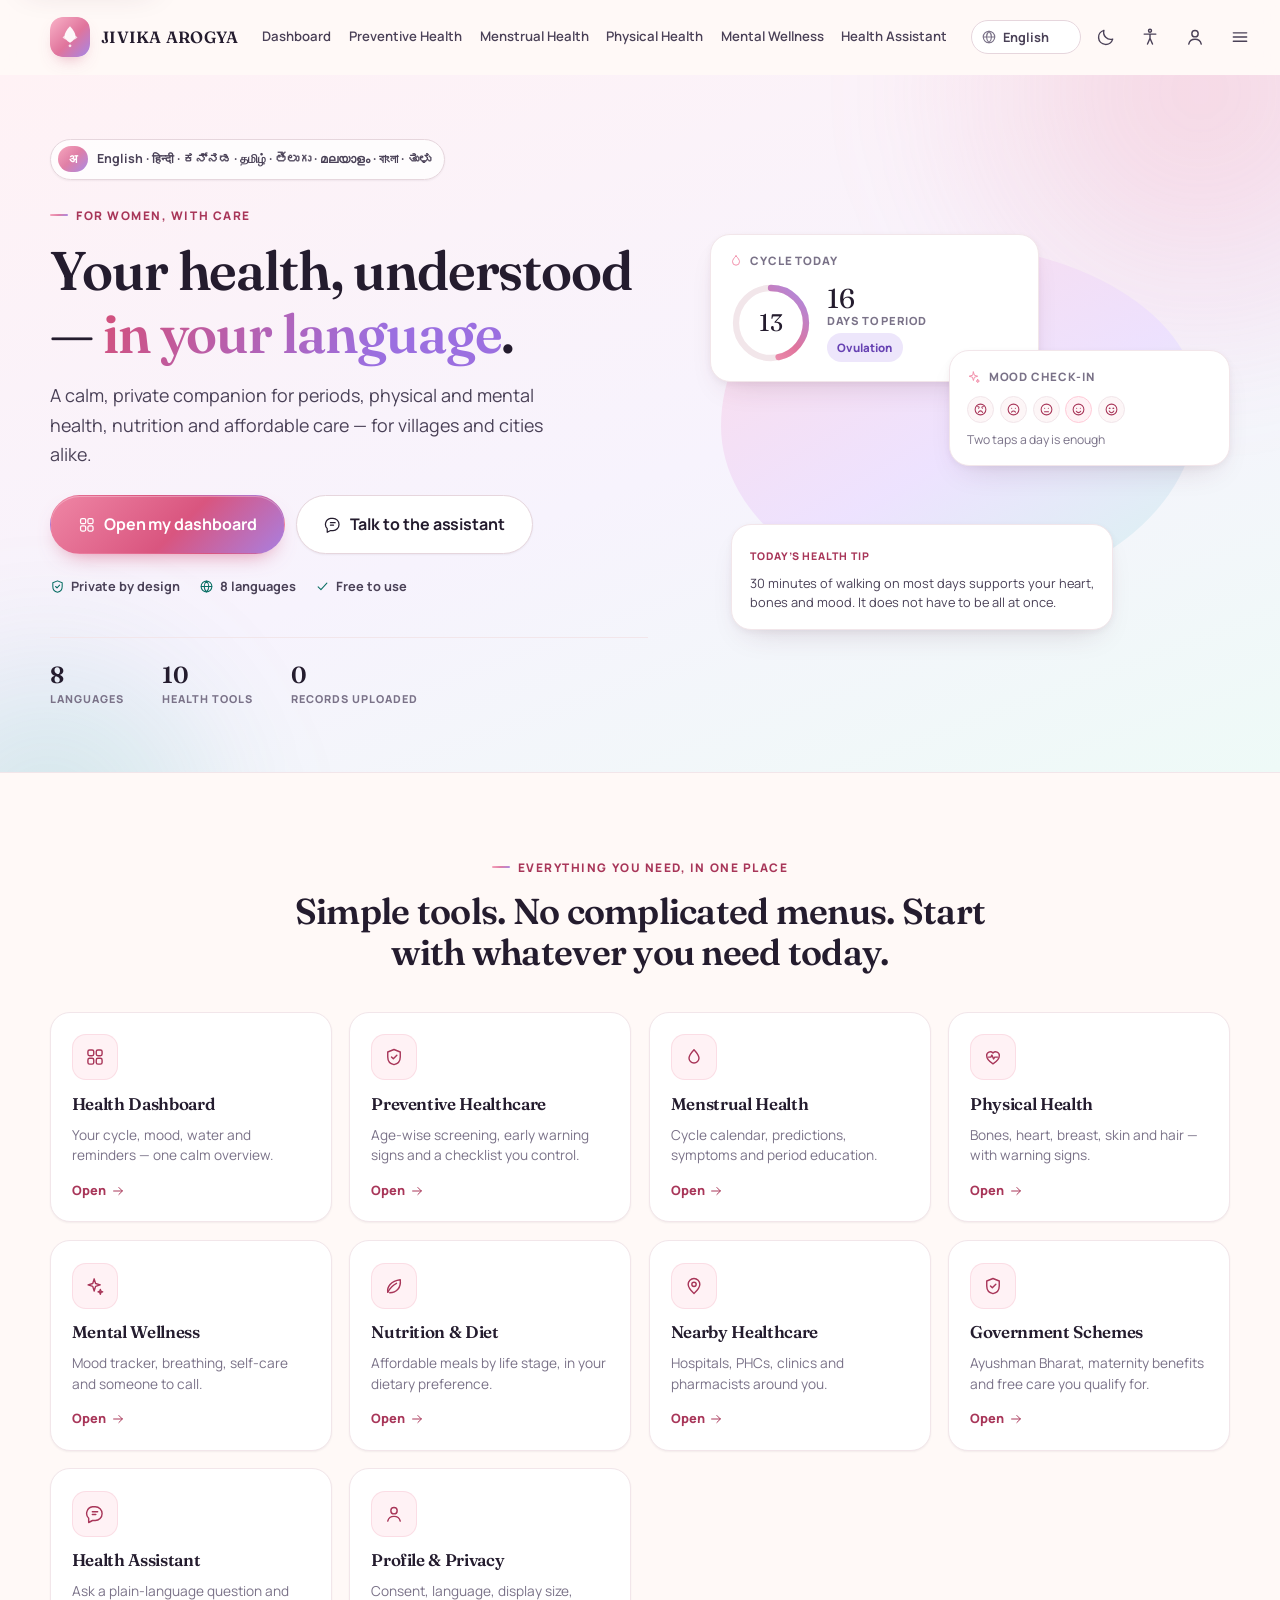
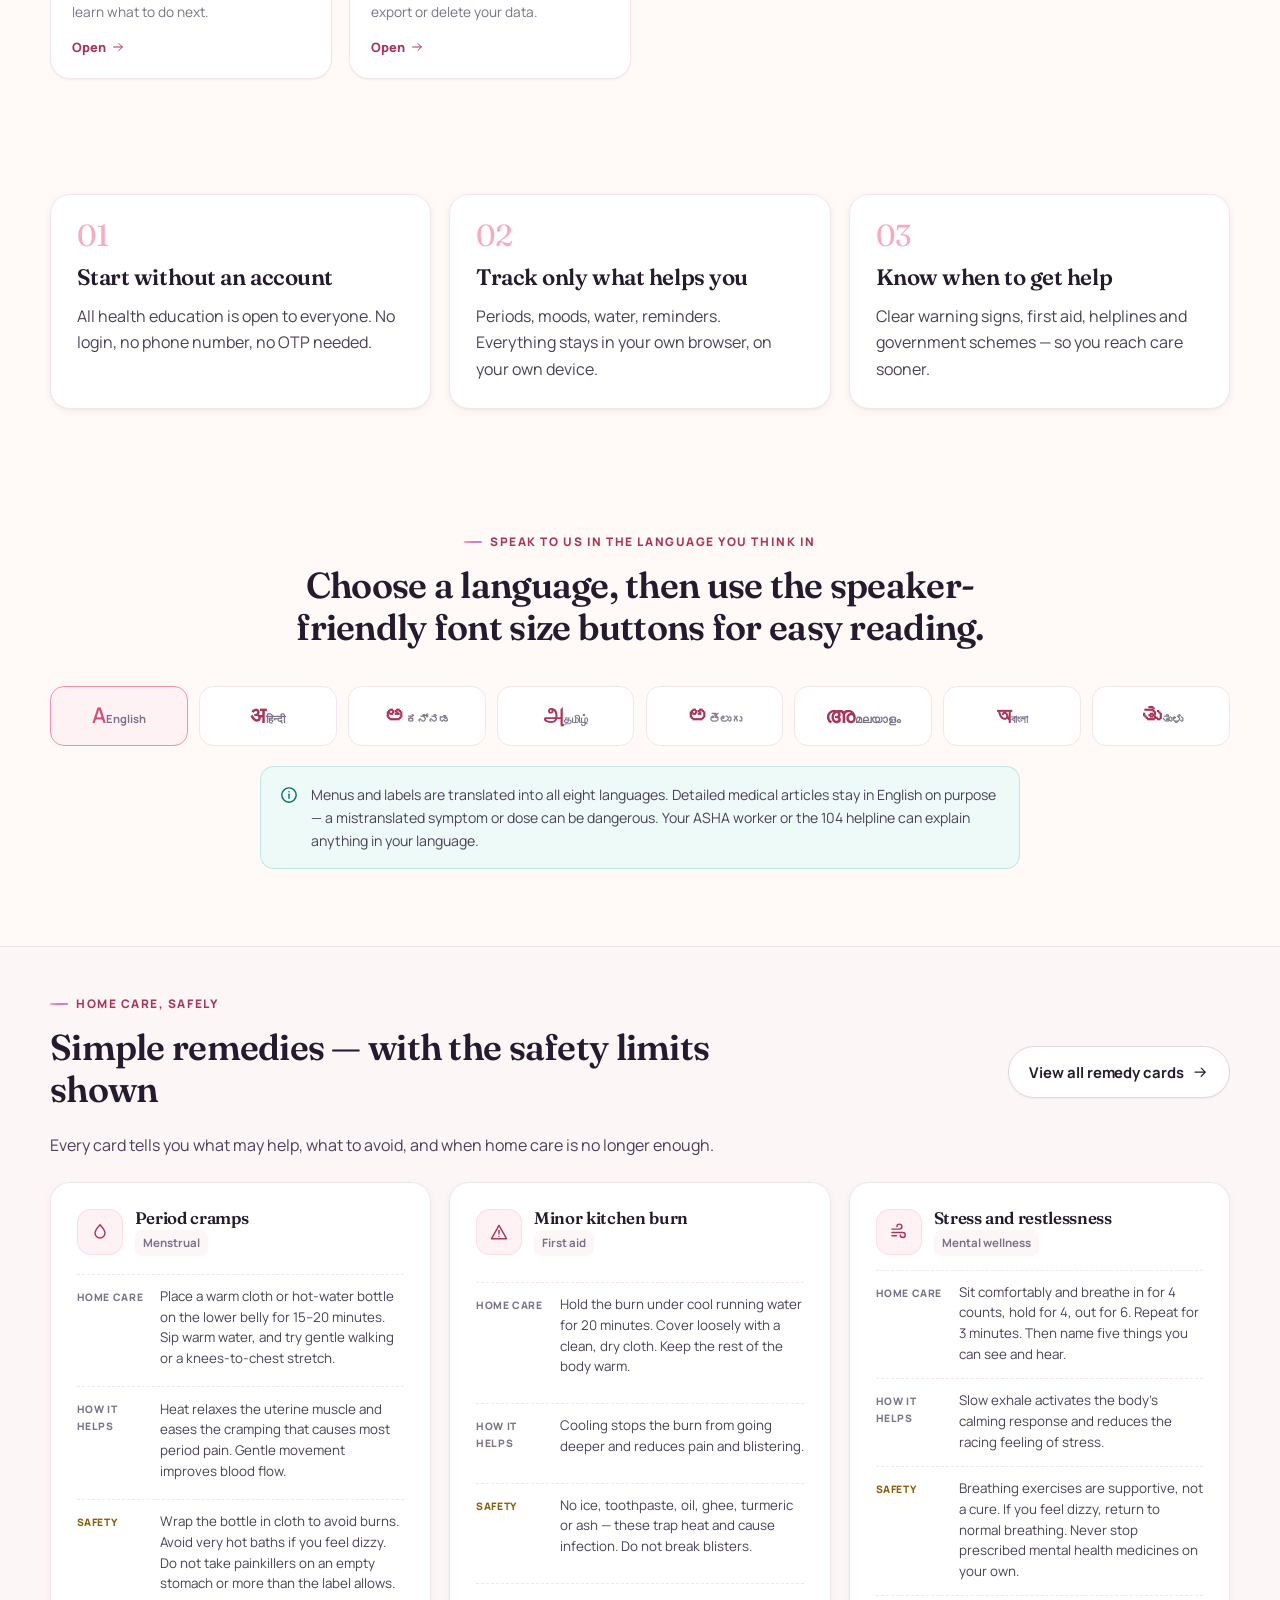
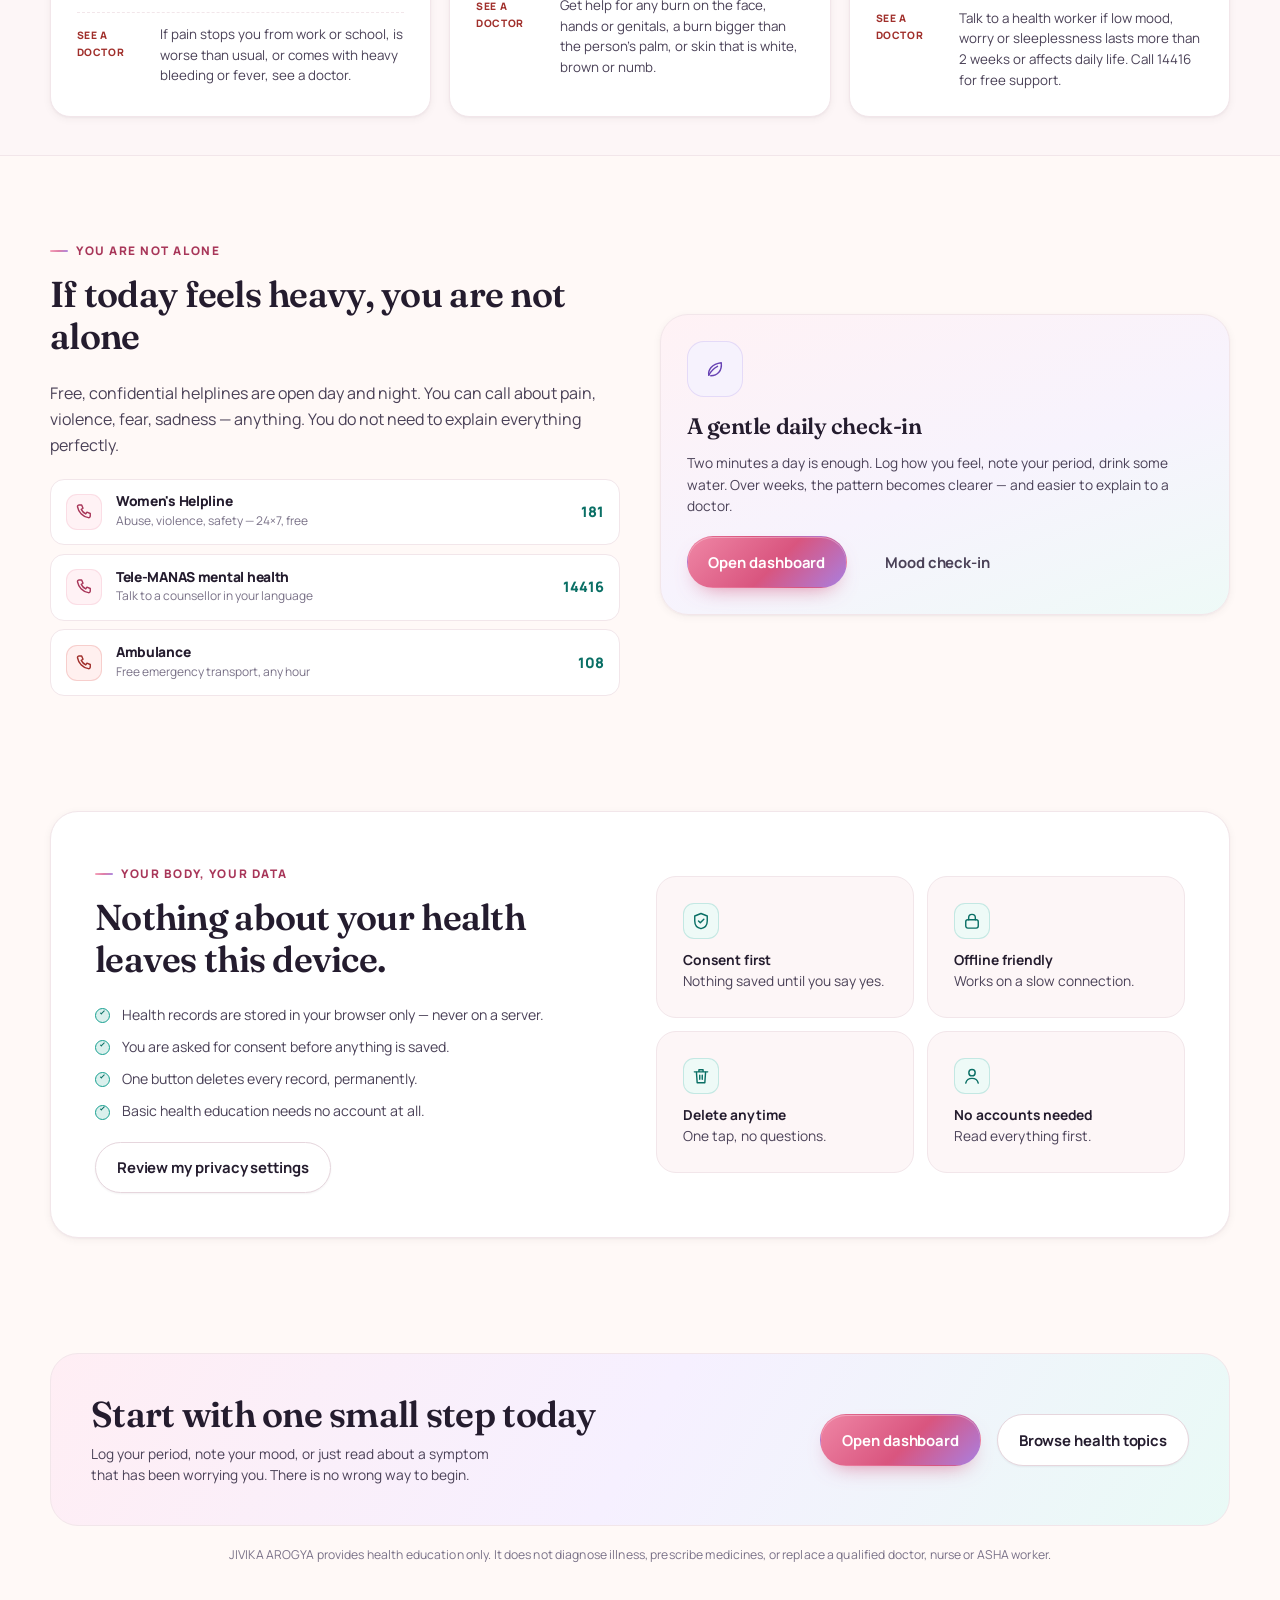
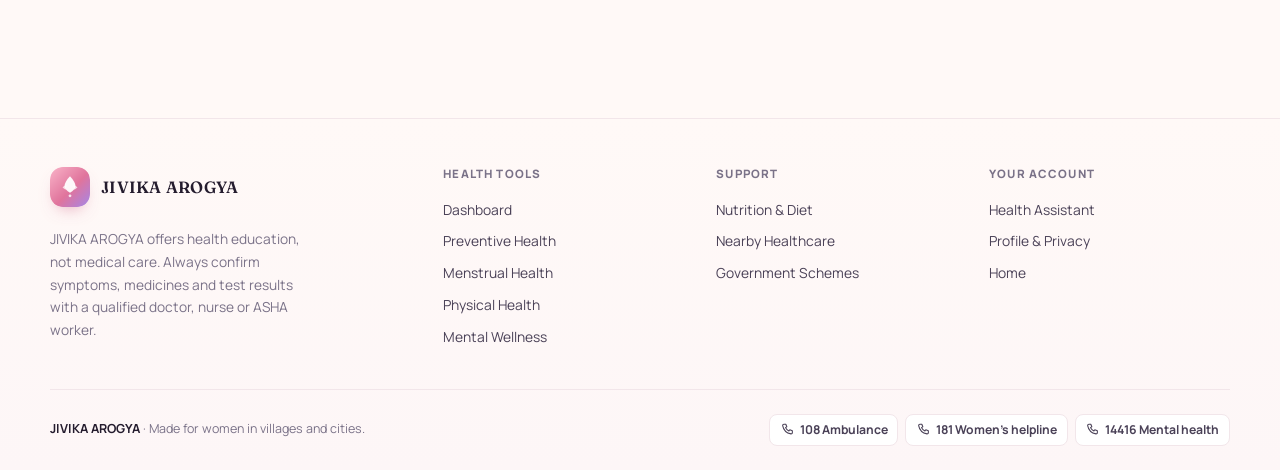
<file: index.html>
<!doctype html>
<html lang="en" data-theme="light" data-text="md" data-contrast="normal">
<head>
  <meta charset="utf-8">
  <meta name="viewport" content="width=device-width, initial-scale=1">
  <title>JIVIKA AROGYA — Women's Health in Your Language</title>
  <meta name="description" content="A calm, private health companion for women: menstrual tracking, physical and mental health education, nutrition, government schemes and nearby care. Available in 8 Indian languages.">
  <meta name="theme-color" content="#fff9f7">
  <link rel="icon" href="assets/img/favicon.svg" type="image/svg+xml">
  <link rel="preconnect" href="https://fonts.googleapis.com">
  <link rel="preconnect" href="https://fonts.gstatic.com" crossorigin>
  <link href="https://fonts.googleapis.com/css2?family=Fraunces:opsz,wght@9..144,400;9..144,500;9..144,600&family=Manrope:wght@400;500;600;700;800&display=swap" rel="stylesheet">
  <link rel="stylesheet" href="assets/css/styles.css">
  <link rel="stylesheet" href="assets/css/pages.css">
  <script>
    // Apply saved display settings before first paint to avoid a flash.
    (function () {
      try {
        var p = JSON.parse(localStorage.getItem("jivika.profile") || "{}").a11y || {};
        var r = document.documentElement;
        r.setAttribute("data-theme", p.theme || "light");
        r.setAttribute("data-text", p.text || "md");
        r.setAttribute("data-contrast", p.contrast || "normal");
        var l = localStorage.getItem("jivika.lang");
        if (l) r.setAttribute("lang", l === "tcy" ? "kn" : l);
      } catch (e) { }
    })();
  </script>
</head>
<body data-page="home">
  <a class="skip-link" href="#main">Skip to content</a>
  <div id="site-header"></div>

  <main id="main">
    <!-- Hero -->
    <section class="hero">
      <div class="container hero-grid">
        <div>
          <span class="lang-pill">
            <span class="dots-lang" aria-hidden="true">अ</span>
            <span>English · हिन्दी · ಕನ್ನಡ · தமிழ் · తెలుగు · മലയാളം · বাংলা · ತುಳು</span>
          </span>
          <span class="eyebrow" data-i18n="home.eyebrow">For women, with care</span>
          <h1 data-i18n-html="home.title">Your health, understood — <em>in your language</em>.</h1>
          <p class="lede" data-i18n="home.sub">A calm, private companion for periods, physical and mental health, nutrition and affordable care — for villages and cities alike.</p>
          <div class="hero-cta">
            <a class="btn btn-primary btn-lg" href="dashboard.html">
              <svg class="ic" viewBox="0 0 24 24" aria-hidden="true"><rect x="3.5" y="3.5" width="7" height="7" rx="2"/><rect x="13.5" y="3.5" width="7" height="7" rx="2"/><rect x="3.5" y="13.5" width="7" height="7" rx="2"/><rect x="13.5" y="13.5" width="7" height="7" rx="2"/></svg>
              <span data-i18n="home.cta1">Open my dashboard</span>
            </a>
            <a class="btn btn-secondary btn-lg" href="assistant.html">
              <svg class="ic" viewBox="0 0 24 24" aria-hidden="true"><path d="M20.5 11.6a8.2 8.2 0 0 1-8.2 8.2H9l-4.6 2.4v-5a8.2 8.2 0 0 1 4.6-13.9h3.3a8.2 8.2 0 0 1 8.2 8.2Z"/><path d="M8.8 9.2h6.4M8.8 12.6h4.2"/></svg>
              <span data-i18n="home.cta2">Talk to the assistant</span>
            </a>
          </div>
          <div class="hero-trust">
            <span><svg class="ic" viewBox="0 0 24 24" aria-hidden="true"><path d="M12 3 19.5 6v6c0 4.8-3.3 8.3-7.5 9.2C7.8 20.3 4.5 16.8 4.5 12V6Z"/><path d="m9 12 2.2 2.2 4.2-4.3"/></svg><span data-i18n="home.trust1">Private by design</span></span>
            <span><svg class="ic" viewBox="0 0 24 24" aria-hidden="true"><circle cx="12" cy="12" r="8.6"/><path d="M3.6 12h16.8"/><path d="M12 3.4c2.4 2.4 3.7 5.4 3.7 8.6s-1.3 6.2-3.7 8.6c-2.4-2.4-3.7-5.4-3.7-8.6S9.6 5.8 12 3.4Z"/></svg><span data-i18n="home.trust2">8 languages</span></span>
            <span><svg class="ic" viewBox="0 0 24 24" aria-hidden="true"><path d="m5 12.5 4.5 4.5L19 6.5"/></svg><span data-i18n="home.trust3">Free to use</span></span>
          </div>
          <div class="hero-stats">
            <div class="stat"><span class="stat-value">8</span><span class="stat-label">Languages</span></div>
            <div class="stat"><span class="stat-value">10</span><span class="stat-label">Health tools</span></div>
            <div class="stat"><span class="stat-value">0</span><span class="stat-label">Records uploaded</span></div>
          </div>
        </div>
        <div class="hero-visual" id="heroVisual" aria-hidden="true"></div>
      </div>
    </section>

    <!-- Quick access -->
    <section class="section" id="tools">
      <div class="container">
        <div class="section-head center">
          <span class="eyebrow" data-i18n="home.quickTitle">Everything you need, in one place</span>
          <h2 data-i18n="home.quickSub">Ten simple tools. No complicated menus. Start with whatever you need today.</h2>
        </div>
        <div class="grid-auto">
          <a class="tile" href="dashboard.html">
            <div class="icon-badge"><svg class="ic" viewBox="0 0 24 24" aria-hidden="true"><rect x="3.5" y="3.5" width="7" height="7" rx="2"/><rect x="13.5" y="3.5" width="7" height="7" rx="2"/><rect x="3.5" y="13.5" width="7" height="7" rx="2"/><rect x="13.5" y="13.5" width="7" height="7" rx="2"/></svg></div>
            <h3>Health Dashboard</h3>
            <p>Your cycle, mood, water and reminders — one calm overview.</p>
            <span class="tile-link">Open<svg class="ic" viewBox="0 0 24 24" aria-hidden="true"><path d="M4.5 12h15M13.5 6l6 6-6 6"/></svg></span>
          </a>
          <a class="tile" href="preventive.html">
            <div class="icon-badge"><svg class="ic" viewBox="0 0 24 24" aria-hidden="true"><path d="M12 3 19.5 6v6c0 4.8-3.3 8.3-7.5 9.2C7.8 20.3 4.5 16.8 4.5 12V6Z"/><path d="m9 12 2.2 2.2 4.2-4.3"/></svg></div>
            <h3>Preventive Healthcare</h3>
            <p>Age-wise screening, early warning signs and a checklist you control.</p>
            <span class="tile-link">Open<svg class="ic" viewBox="0 0 24 24" aria-hidden="true"><path d="M4.5 12h15M13.5 6l6 6-6 6"/></svg></span>
          </a>
          <a class="tile" href="menstrual.html">
            <div class="icon-badge"><svg class="ic" viewBox="0 0 24 24" aria-hidden="true"><path d="M12 3.2c3.4 3.7 6 7 6 10a6 6 0 0 1-12 0c0-3 2.6-6.3 6-10Z"/></svg></div>
            <h3>Menstrual Health</h3>
            <p>Cycle calendar, predictions, symptoms and period education.</p>
            <span class="tile-link">Open<svg class="ic" viewBox="0 0 24 24" aria-hidden="true"><path d="M4.5 12h15M13.5 6l6 6-6 6"/></svg></span>
          </a>
          <a class="tile" href="physical.html">
            <div class="icon-badge"><svg class="ic" viewBox="0 0 24 24" aria-hidden="true"><path d="M12 20.2s-7.6-4.6-7.6-9.9A4.4 4.4 0 0 1 12 7.1a4.4 4.4 0 0 1 7.6 3.2c0 5.3-7.6 9.9-7.6 9.9Z"/><path d="M6.6 12.1h2.8l1.3-2.4 2 4.6 1.4-2.2h3.3"/></svg></div>
            <h3>Physical Health</h3>
            <p>Bones, heart, breast, skin and hair — with warning signs.</p>
            <span class="tile-link">Open<svg class="ic" viewBox="0 0 24 24" aria-hidden="true"><path d="M4.5 12h15M13.5 6l6 6-6 6"/></svg></span>
          </a>
          <a class="tile" href="mental.html">
            <div class="icon-badge"><svg class="ic" viewBox="0 0 24 24" aria-hidden="true"><path d="M11 3.4 12.7 9l5.6 1.7-5.6 1.7L11 18l-1.7-5.6L3.7 10.7 9.3 9Z"/><path d="m18.4 16.2.7 2.1 2.1.7-2.1.7-.7 2.1-.7-2.1-2.1-.7 2.1-.7Z"/></svg></div>
            <h3>Mental Wellness</h3>
            <p>Mood tracker, breathing, self-care and someone to call.</p>
            <span class="tile-link">Open<svg class="ic" viewBox="0 0 24 24" aria-hidden="true"><path d="M4.5 12h15M13.5 6l6 6-6 6"/></svg></span>
          </a>
          <a class="tile" href="nutrition.html">
            <div class="icon-badge"><svg class="ic" viewBox="0 0 24 24" aria-hidden="true"><path d="M4.5 19.5c-1-6.2 3.4-13.6 15-15 1.2 9.8-4.6 15.6-12.6 15.6"/><path d="M4.8 19.2c2.3-4.6 5.5-8 10.2-10.4"/></svg></div>
            <h3>Nutrition &amp; Diet</h3>
            <p>Affordable meals by life stage, in your dietary preference.</p>
            <span class="tile-link">Open<svg class="ic" viewBox="0 0 24 24" aria-hidden="true"><path d="M4.5 12h15M13.5 6l6 6-6 6"/></svg></span>
          </a>
          <a class="tile" href="healthcare.html">
            <div class="icon-badge"><svg class="ic" viewBox="0 0 24 24" aria-hidden="true"><path d="M12 21s7-6.2 7-11a7 7 0 1 0-14 0c0 4.8 7 11 7 11Z"/><circle cx="12" cy="10" r="2.6"/></svg></div>
            <h3>Nearby Healthcare</h3>
            <p>Hospitals, PHCs, clinics and pharmacists around you.</p>
            <span class="tile-link">Open<svg class="ic" viewBox="0 0 24 24" aria-hidden="true"><path d="M4.5 12h15M13.5 6l6 6-6 6"/></svg></span>
          </a>
          <a class="tile" href="schemes.html">
            <div class="icon-badge"><svg class="ic" viewBox="0 0 24 24" aria-hidden="true"><path d="M12 3 19.5 6v6c0 4.8-3.3 8.3-7.5 9.2C7.8 20.3 4.5 16.8 4.5 12V6Z"/><path d="m9 12 2.2 2.2 4.2-4.3"/></svg></div>
            <h3>Government Schemes</h3>
            <p>Ayushman Bharat, maternity benefits and free care you qualify for.</p>
            <span class="tile-link">Open<svg class="ic" viewBox="0 0 24 24" aria-hidden="true"><path d="M4.5 12h15M13.5 6l6 6-6 6"/></svg></span>
          </a>
          <a class="tile" href="assistant.html">
            <div class="icon-badge"><svg class="ic" viewBox="0 0 24 24" aria-hidden="true"><path d="M20.5 11.6a8.2 8.2 0 0 1-8.2 8.2H9l-4.6 2.4v-5a8.2 8.2 0 0 1 4.6-13.9h3.3a8.2 8.2 0 0 1 8.2 8.2Z"/><path d="M8.8 9.2h6.4M8.8 12.6h4.2"/></svg></div>
            <h3>Health Assistant</h3>
            <p>Ask a plain-language question and learn what to do next.</p>
            <span class="tile-link">Open<svg class="ic" viewBox="0 0 24 24" aria-hidden="true"><path d="M4.5 12h15M13.5 6l6 6-6 6"/></svg></span>
          </a>
          <a class="tile" href="profile.html">
            <div class="icon-badge"><svg class="ic" viewBox="0 0 24 24" aria-hidden="true"><circle cx="12" cy="8" r="3.8"/><path d="M4.5 20.5c.9-3.7 3.9-5.7 7.5-5.7s6.6 2 7.5 5.7"/></svg></div>
            <h3>Profile &amp; Privacy</h3>
            <p>Consent, language, display size, export or delete your data.</p>
            <span class="tile-link">Open<svg class="ic" viewBox="0 0 24 24" aria-hidden="true"><path d="M4.5 12h15M13.5 6l6 6-6 6"/></svg></span>
          </a>
        </div>
      </div>
    </section>

    <!-- How it works -->
    <section class="section section-tight">
      <div class="container">
        <div class="grid-3">
          <div class="card card-pad">
            <div class="step-num">01</div>
            <h3>Start without an account</h3>
            <p>All health education is open to everyone. No login, no phone number, no OTP needed.</p>
          </div>
          <div class="card card-pad">
            <div class="step-num">02</div>
            <h3>Track only what helps you</h3>
            <p>Periods, moods, water, reminders. Everything stays in your own browser, on your own device.</p>
          </div>
          <div class="card card-pad">
            <div class="step-num">03</div>
            <h3>Know when to get help</h3>
            <p>Clear warning signs, first aid, helplines and government schemes — so you reach care sooner.</p>
          </div>
        </div>
      </div>
    </section>

    <!-- Languages -->
    <section class="section" id="languages">
      <div class="container">
        <div class="section-head center">
          <span class="eyebrow" data-i18n="home.langTitle">Speak to us in the language you think in</span>
          <h2 data-i18n="home.langSub">Choose a language, then use the display settings for larger text.</h2>
        </div>
        <div class="lang-grid" id="langGrid"></div>
        <div class="callout info" style="margin-top:1.25rem;max-width:760px;margin-inline:auto">
          <svg class="ic" viewBox="0 0 24 24" aria-hidden="true"><circle cx="12" cy="12" r="8.6"/><path d="M12 11v5"/><circle cx="12" cy="8" r=".9" fill="currentColor" stroke="none"/></svg>
          <p>Menus and labels are translated into all eight languages. Detailed medical articles stay in English on purpose — a mistranslated symptom or dose can be dangerous. Your ASHA worker or the 104 helpline can explain anything in your language.</p>
        </div>
      </div>
    </section>

    <!-- Home remedies preview -->
    <section class="section section-tight" style="background:var(--surface-3);border-block:1px solid var(--line)">
      <div class="container">
        <div class="row-between" style="margin-bottom:1.5rem">
          <div class="section-head" style="margin-bottom:0">
            <span class="eyebrow">Home care, safely</span>
            <h2>Simple remedies — with the safety limits shown</h2>
            <p>Every card tells you what may help, what to avoid, and when home care is no longer enough.</p>
          </div>
          <a class="btn btn-secondary" href="physical.html#remedies">View all remedy cards
            <svg class="ic" viewBox="0 0 24 24" aria-hidden="true"><path d="M4.5 12h15M13.5 6l6 6-6 6"/></svg>
          </a>
        </div>
        <div class="grid-3" id="remedyPreview"></div>
      </div>
    </section>

    <!-- Support -->
    <section class="section">
      <div class="container">
        <div class="grid-2" style="align-items:center;gap:2.5rem">
          <div>
            <span class="eyebrow">You are not alone</span>
            <h2 data-i18n="home.supportTitle">If today feels heavy, you are not alone</h2>
            <p>Free, confidential helplines are open day and night. You can call about pain, violence, fear,
              sadness — anything. You do not need to explain everything perfectly.</p>
            <div class="stack-sm" style="margin-top:1.25rem">
              <a class="contact-card" href="tel:181">
                <div class="icon-badge sm"><svg class="ic" viewBox="0 0 24 24" aria-hidden="true"><path d="M6.2 3.5h3l1.6 4-2.1 1.4a11.5 11.5 0 0 0 5.4 5.4l1.4-2.1 4 1.6v3a2 2 0 0 1-2.2 2A16.5 16.5 0 0 1 4.2 5.7a2 2 0 0 1 2-2.2Z"/></svg></div>
                <div class="cc-body"><h5>Women's Helpline</h5><p>Abuse, violence, safety — 24×7, free</p></div>
                <span class="num">181</span>
              </a>
              <a class="contact-card" href="tel:14416">
                <div class="icon-badge sm"><svg class="ic" viewBox="0 0 24 24" aria-hidden="true"><path d="M6.2 3.5h3l1.6 4-2.1 1.4a11.5 11.5 0 0 0 5.4 5.4l1.4-2.1 4 1.6v3a2 2 0 0 1-2.2 2A16.5 16.5 0 0 1 4.2 5.7a2 2 0 0 1 2-2.2Z"/></svg></div>
                <div class="cc-body"><h5>Tele-MANAS mental health</h5><p>Talk to a counsellor in your language</p></div>
                <span class="num">14416</span>
              </a>
              <a class="contact-card" href="tel:108">
                <div class="icon-badge sm danger"><svg class="ic" viewBox="0 0 24 24" aria-hidden="true"><path d="M6.2 3.5h3l1.6 4-2.1 1.4a11.5 11.5 0 0 0 5.4 5.4l1.4-2.1 4 1.6v3a2 2 0 0 1-2.2 2A16.5 16.5 0 0 1 4.2 5.7a2 2 0 0 1 2-2.2Z"/></svg></div>
                <div class="cc-body"><h5>Ambulance</h5><p>Free emergency transport, any hour</p></div>
                <span class="num">108</span>
              </a>
            </div>
          </div>
          <div class="card card-lg card-pad" style="background:var(--grad-soft)">
            <div class="icon-badge lg lav"><svg class="ic" viewBox="0 0 24 24" aria-hidden="true"><path d="M4.5 19.5c-1-6.2 3.4-13.6 15-15 1.2 9.8-4.6 15.6-12.6 15.6"/><path d="M4.8 19.2c2.3-4.6 5.5-8 10.2-10.4"/></svg></div>
            <h3 style="margin-top:1rem">A gentle daily check-in</h3>
            <p class="small">Two minutes a day is enough. Log how you feel, note your period, drink some water.
              Over weeks, the pattern becomes clearer — and easier to explain to a doctor.</p>
            <div class="row" style="margin-top:1.25rem">
              <a class="btn btn-primary" href="dashboard.html">Open dashboard</a>
              <a class="btn btn-ghost" href="mental.html">Mood check-in</a>
            </div>
          </div>
        </div>
      </div>
    </section>

    <!-- Privacy -->
    <section class="section section-tight">
      <div class="container">
        <div class="card card-lg card-pad" style="padding:clamp(1.5rem,4vw,2.75rem)">
          <div class="grid-2" style="align-items:center;gap:2rem">
            <div>
              <span class="eyebrow" data-i18n="home.privacyTitle">Your body, your data</span>
              <h2 data-i18n="home.privacySub">Nothing about your health leaves this device.</h2>
              <ul class="bullet-check" style="margin-top:1rem">
                <li>Health records are stored in your browser only — never on a server.</li>
                <li>You are asked for consent before anything is saved.</li>
                <li>One button deletes every record, permanently.</li>
                <li>Basic health education needs no account at all.</li>
              </ul>
              <a class="btn btn-secondary" href="profile.html" style="margin-top:1.25rem">Review my privacy settings</a>
            </div>
            <div class="grid-2 keep" style="gap:.85rem">
              <div class="card card-pad card-flat" style="background:var(--surface-3)">
                <div class="icon-badge teal sm"><svg class="ic" viewBox="0 0 24 24" aria-hidden="true"><path d="M12 3 19.5 6v6c0 4.8-3.3 8.3-7.5 9.2C7.8 20.3 4.5 16.8 4.5 12V6Z"/><path d="m9 12 2.2 2.2 4.2-4.3"/></svg></div>
                <p class="small" style="margin-top:.6rem"><strong>Consent first</strong><br>Nothing saved until you say yes.</p>
              </div>
              <div class="card card-pad card-flat" style="background:var(--surface-3)">
                <div class="icon-badge teal sm"><svg class="ic" viewBox="0 0 24 24" aria-hidden="true"><rect x="4.5" y="10.5" width="15" height="10" rx="2.5"/><path d="M8 10.5V8a4 4 0 0 1 8 0v2.5"/></svg></div>
                <p class="small" style="margin-top:.6rem"><strong>Offline friendly</strong><br>Works on a slow connection.</p>
              </div>
              <div class="card card-pad card-flat" style="background:var(--surface-3)">
                <div class="icon-badge teal sm"><svg class="ic" viewBox="0 0 24 24" aria-hidden="true"><path d="M4 7h16M9.5 7V4.5h5V7M6.5 7l.9 13h9.2l.9-13"/><path d="M10.5 11v5M13.5 11v5"/></svg></div>
                <p class="small" style="margin-top:.6rem"><strong>Delete anytime</strong><br>One tap, no questions.</p>
              </div>
              <div class="card card-pad card-flat" style="background:var(--surface-3)">
                <div class="icon-badge teal sm"><svg class="ic" viewBox="0 0 24 24" aria-hidden="true"><circle cx="12" cy="8" r="3.8"/><path d="M4.5 20.5c.9-3.7 3.9-5.7 7.5-5.7s6.6 2 7.5 5.7"/></svg></div>
                <p class="small" style="margin-top:.6rem"><strong>No accounts needed</strong><br>Read everything first.</p>
              </div>
            </div>
          </div>
        </div>
      </div>
    </section>

    <!-- Closing CTA -->
    <section class="section">
      <div class="container">
        <div class="cta-band">
          <div>
            <h2 style="margin-bottom:.4rem">Start with one small step today</h2>
            <p class="small" style="margin:0;max-width:52ch">Log your period, note your mood, or just read about a symptom
              that has been worrying you. There is no wrong way to begin.</p>
          </div>
          <div class="row" style="flex:none">
            <a class="btn btn-primary" href="dashboard.html">Open dashboard</a>
            <a class="btn btn-secondary" href="physical.html">Browse health topics</a>
          </div>
        </div>
        <p class="tiny muted" style="margin-top:1.25rem;text-align:center">
          JIVIKA AROGYA provides health education only. It does not diagnose illness, prescribe medicines,
          or replace a qualified doctor, nurse or ASHA worker.
        </p>
      </div>
    </section>
  </main>

  <div id="site-footer"></div>
  <div id="site-tabbar"></div>
  <div class="toast-wrap" id="toastWrap" role="status" aria-live="polite"></div>

  <script src="assets/js/i18n.js" defer></script>
  <script src="assets/js/icons.js" defer></script>
  <script src="assets/js/app.js" defer></script>
  <script src="assets/js/data-health.js" defer></script>
  <script src="assets/js/data-wellbeing.js" defer></script>
  <script src="assets/js/ui.js" defer></script>
  <script src="assets/js/home.js" defer></script>
</body>
</html>
</file>
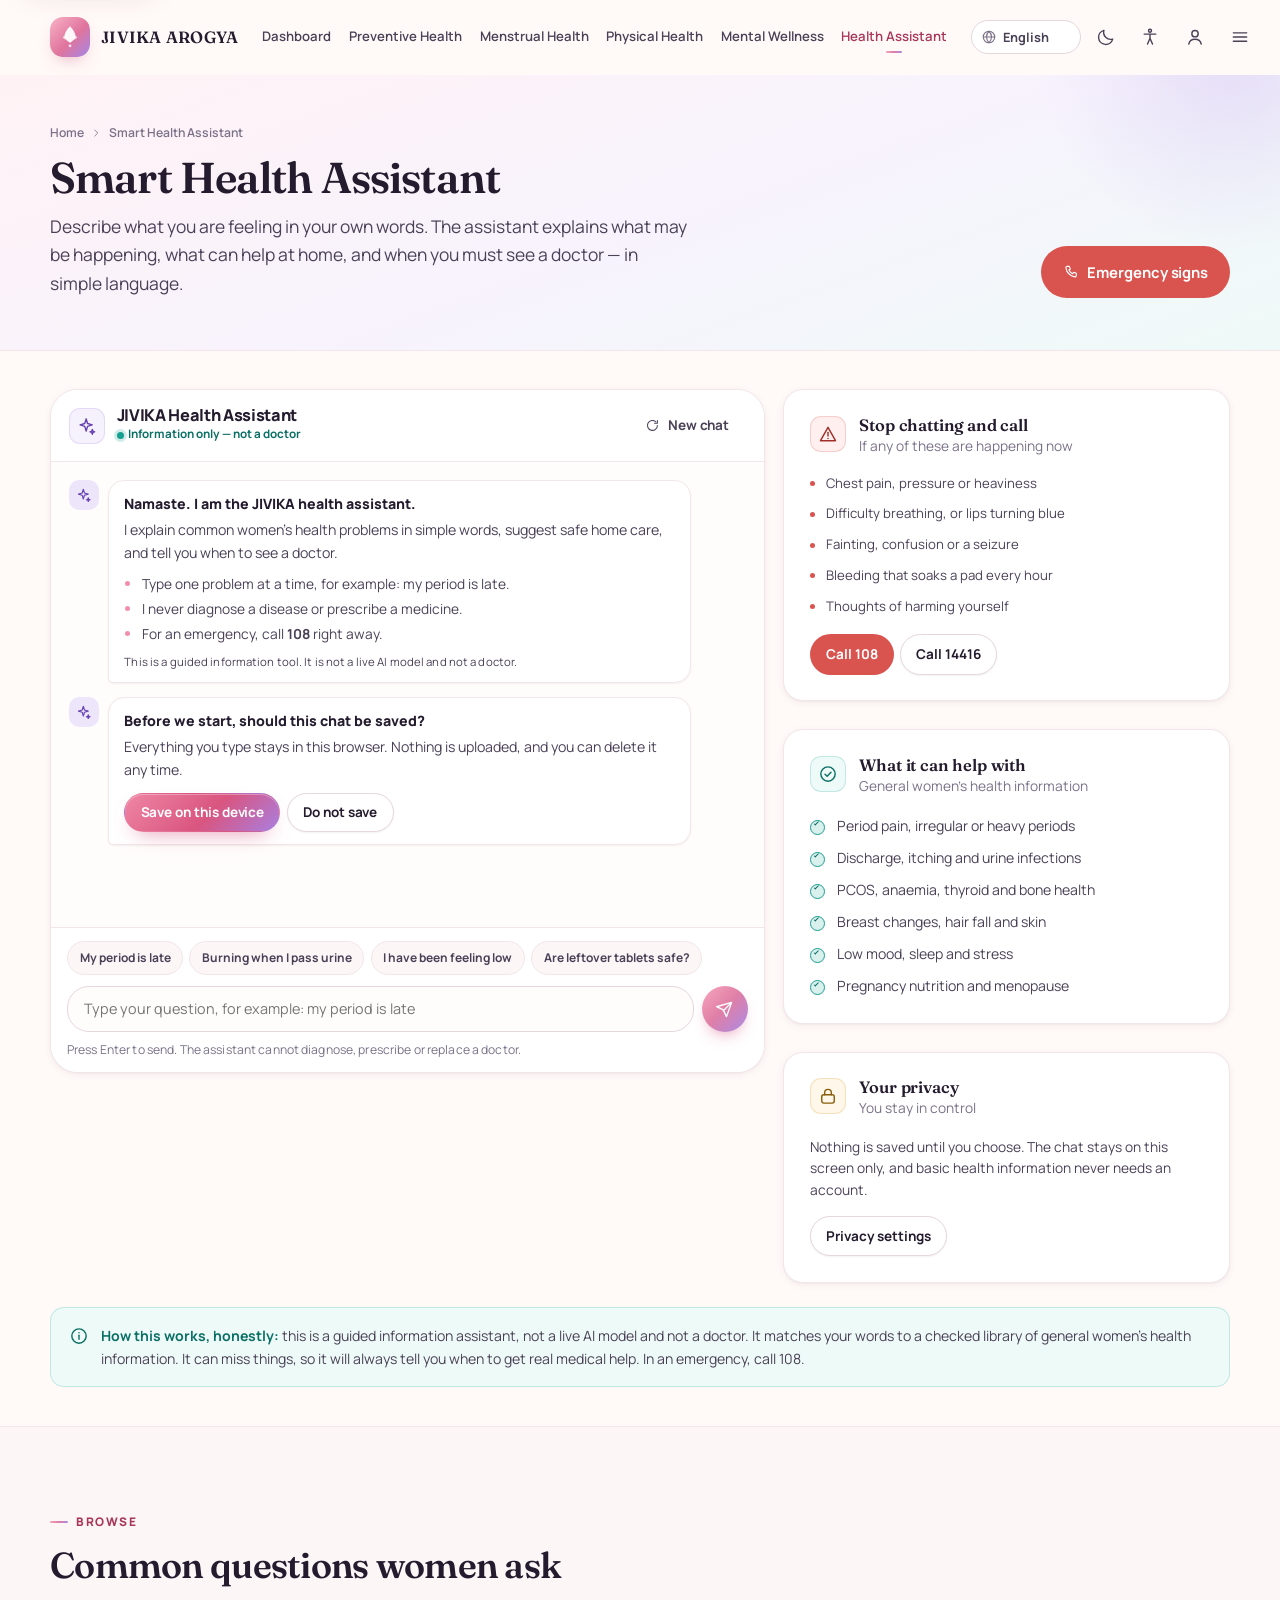
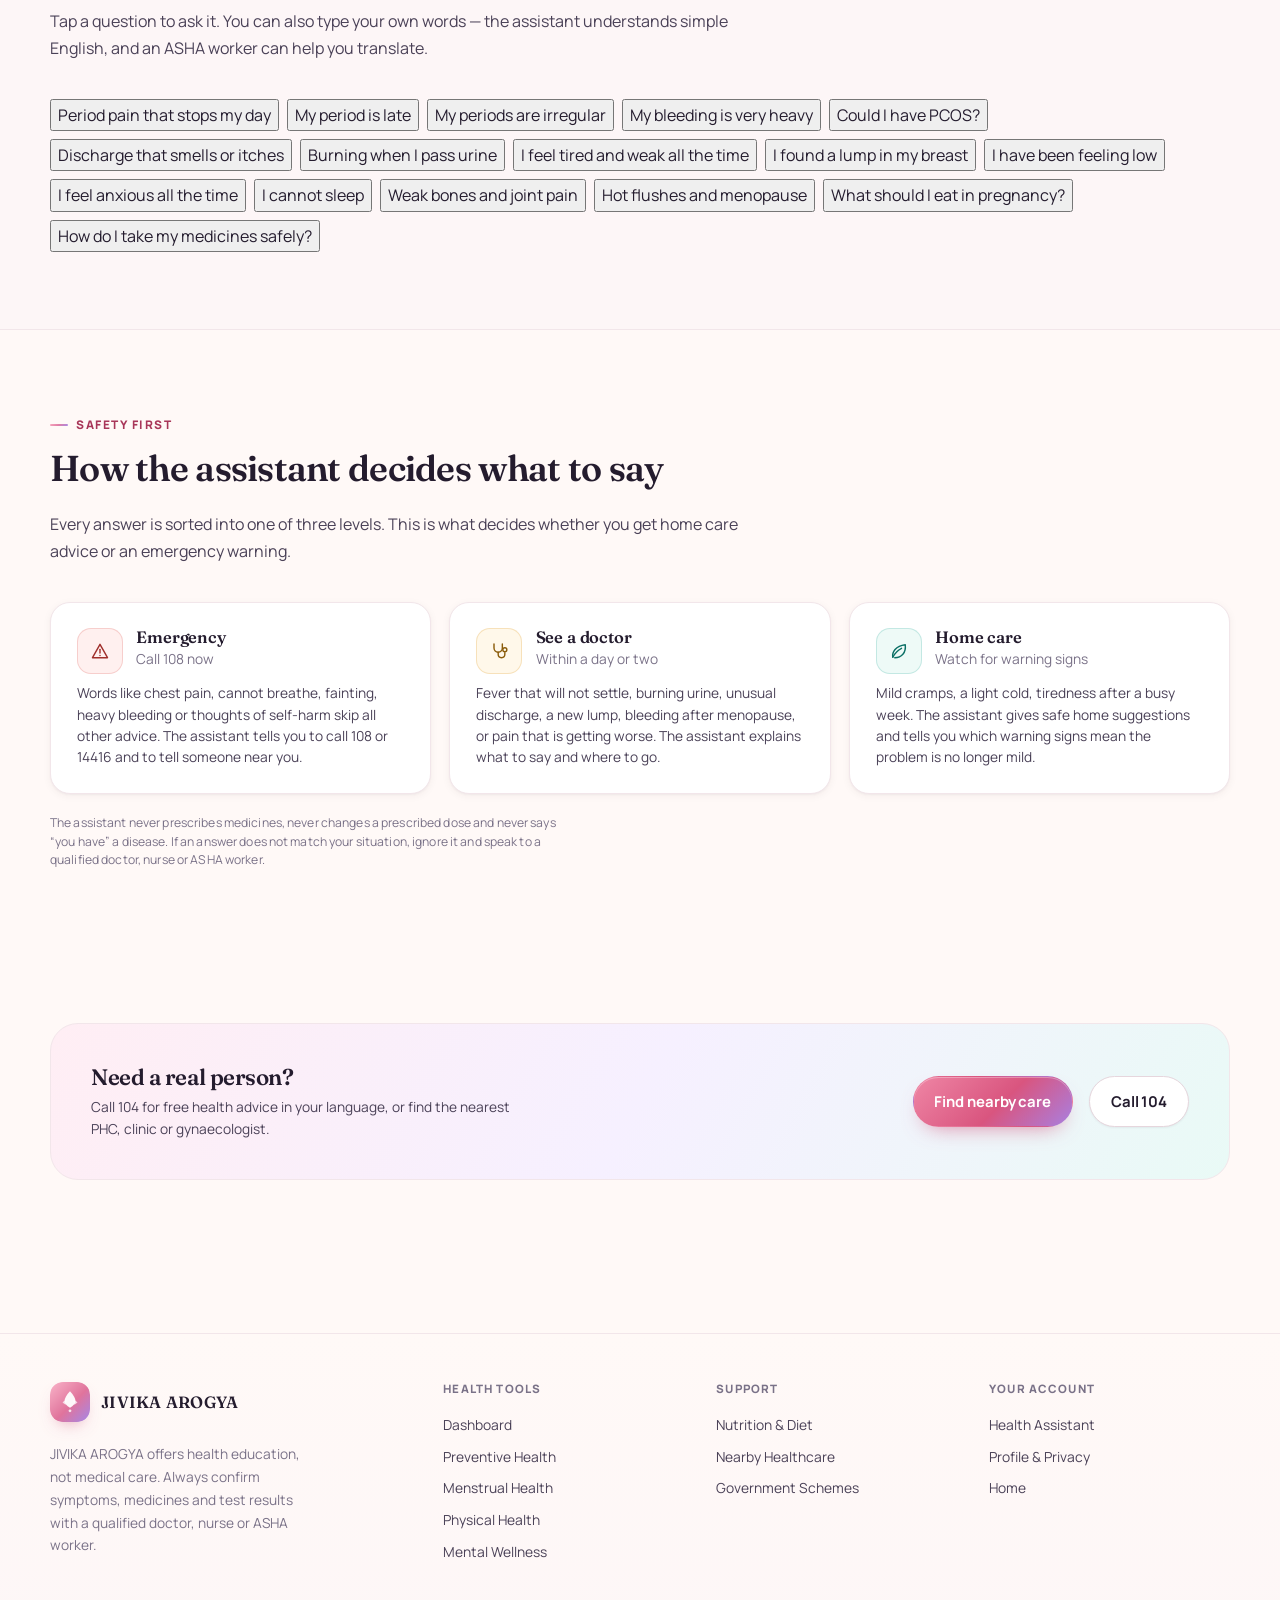
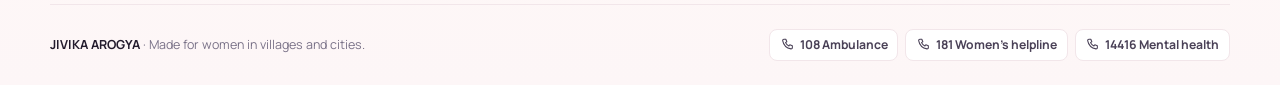
<file: assistant.html>
<!doctype html>
<html lang="en" data-theme="light" data-text="md" data-contrast="normal">
<head>
  <meta charset="utf-8">
  <meta name="viewport" content="width=device-width, initial-scale=1">
  <title>Smart Health Assistant — JIVIKA AROGYA</title>
  <meta name="description" content="Ask general women's health questions in simple language. The assistant explains symptoms, suggests safe home care and tells you when to see a doctor or call 108.">
  <meta name="theme-color" content="#fff9f7">
  <link rel="icon" href="assets/img/favicon.svg" type="image/svg+xml">
  <link rel="preconnect" href="https://fonts.googleapis.com">
  <link rel="preconnect" href="https://fonts.gstatic.com" crossorigin>
  <link href="https://fonts.googleapis.com/css2?family=Fraunces:opsz,wght@9..144,400;9..144,500;9..144,600&family=Manrope:wght@400;500;600;700;800&display=swap" rel="stylesheet">
  <link rel="stylesheet" href="assets/css/styles.css">
  <link rel="stylesheet" href="assets/css/pages.css">
  <script>
    (function () {
      try {
        var p = JSON.parse(localStorage.getItem("jivika.profile") || "{}").a11y || {};
        var r = document.documentElement;
        r.setAttribute("data-theme", p.theme || "light");
        r.setAttribute("data-text", p.text || "md");
        r.setAttribute("data-contrast", p.contrast || "normal");
        var l = localStorage.getItem("jivika.lang");
        if (l) r.setAttribute("lang", l === "tcy" ? "kn" : l);
      } catch (e) { }
    })();
  </script>
</head>
<body data-page="assistant">
  <a class="skip-link" href="#main">Skip to content</a>
  <div id="site-header"></div>

  <main id="main">
    <section class="page-hero">
      <div class="container">
        <div class="page-hero-row">
          <div>
            <div class="crumbs">
              <a href="index.html">Home</a>
              <svg class="ic" viewBox="0 0 24 24" aria-hidden="true"><path d="m9.5 6 6 6-6 6"/></svg>
              <span>Smart Health Assistant</span>
            </div>
            <h1 data-i18n="page.assistant">Smart Health Assistant</h1>
            <p class="lede">Describe what you are feeling in your own words. The assistant explains what may be
              happening, what can help at home, and when you must see a doctor — in simple language.</p>
          </div>
          <div class="row" style="flex:none">
            <a class="btn btn-danger" href="physical.html#emergency">
              <svg class="ic" viewBox="0 0 24 24" aria-hidden="true"><path d="M6.2 3.5h3l1.6 4-2.1 1.4a11.5 11.5 0 0 0 5.4 5.4l1.4-2.1 4 1.6v3a2 2 0 0 1-2.2 2A16.5 16.5 0 0 1 4.2 5.7a2 2 0 0 1 2-2.2Z"/></svg>
              Emergency signs
            </a>
          </div>
        </div>
        <div id="langNote" style="margin-top:1rem"></div>
      </div>
    </section>

    <section class="section-tight" id="chat" style="scroll-margin-top:80px">
      <div class="container">
        <div class="dash-grid">
          <div class="card chat-shell" style="height:min(76vh,720px)">
            <div class="chat-top">
              <div class="who">
                <div class="icon-badge lav sm">
                  <svg class="ic" viewBox="0 0 24 24" aria-hidden="true"><path d="M11 3.4 12.7 9l5.6 1.7-5.6 1.7L11 18l-1.7-5.6L3.7 10.7 9.3 9Z"/><path d="m18.4 16.2.7 2.1 2.1.7-2.1.7-.7 2.1-.7-2.1-2.1-.7 2.1-.7Z"/></svg>
                </div>
                <div>
                  <h2>JIVIKA Health Assistant</h2>
                  <p><span class="status-dot"></span> Information only — not a doctor</p>
                </div>
              </div>
              <div class="row" style="margin-left:auto;gap:.4rem">
                <button class="btn btn-ghost btn-sm" type="button" id="chatClear">
                  <svg class="ic" viewBox="0 0 24 24" aria-hidden="true"><path d="M20 12a8 8 0 1 1-2.6-5.9"/><path d="M20 4v4.5h-4.5"/></svg>
                  New chat
                </button>
              </div>
            </div>

            <div class="chat-scroll" id="chatScroll" aria-live="polite" aria-label="Conversation"></div>

            <div class="chat-compose">
              <div class="chat-chips" id="chatChips"></div>
              <div class="chat-input-row">
                <label class="sr-only" for="chatInput" style="position:absolute;width:1px;height:1px;overflow:hidden;clip:rect(0 0 0 0)">Type your question</label>
                <textarea id="chatInput" rows="1" placeholder="Type your question, for example: my period is late"></textarea>
                <button class="send-btn" type="button" id="chatSend" aria-label="Send message">
                  <svg class="ic" viewBox="0 0 24 24" aria-hidden="true"><path d="M21 3 10.5 13.5M21 3l-6.5 18-4-8.5L2 8.5Z"/></svg>
                </button>
              </div>
              <p class="tiny muted" style="margin:0">Press Enter to send. The assistant cannot diagnose, prescribe or replace a doctor.</p>
            </div>
          </div>

          <div class="stack-lg">
            <div class="card card-pad">
              <div class="card-head">
                <div class="icon-badge danger sm"><svg class="ic" viewBox="0 0 24 24" aria-hidden="true"><path d="M12 4 21 20H3Z"/><path d="M12 10v4.5"/><circle cx="12" cy="17.3" r=".9" fill="currentColor" stroke="none"/></svg></div>
                <div><h4 style="margin:0">Stop chatting and call</h4><p>If any of these are happening now</p></div>
              </div>
              <ul class="flag-list">
                <li>Chest pain, pressure or heaviness</li>
                <li>Difficulty breathing, or lips turning blue</li>
                <li>Fainting, confusion or a seizure</li>
                <li>Bleeding that soaks a pad every hour</li>
                <li>Thoughts of harming yourself</li>
              </ul>
              <div class="row" style="gap:.4rem;margin-top:.8rem">
                <a class="btn btn-danger btn-sm" href="tel:108">Call 108</a>
                <a class="btn btn-secondary btn-sm" href="tel:14416">Call 14416</a>
              </div>
            </div>

            <div class="card card-pad">
              <div class="card-head">
                <div class="icon-badge teal sm"><svg class="ic" viewBox="0 0 24 24" aria-hidden="true"><circle cx="12" cy="12" r="8.6"/><path d="m8.4 12.2 2.6 2.6 4.6-5"/></svg></div>
                <div><h4 style="margin:0">What it can help with</h4><p>General women's health information</p></div>
              </div>
              <ul class="bullet-check">
                <li>Period pain, irregular or heavy periods</li>
                <li>Discharge, itching and urine infections</li>
                <li>PCOS, anaemia, thyroid and bone health</li>
                <li>Breast changes, hair fall and skin</li>
                <li>Low mood, sleep and stress</li>
                <li>Pregnancy nutrition and menopause</li>
              </ul>
            </div>

            <div class="card card-pad">
              <div class="card-head">
                <div class="icon-badge amber sm"><svg class="ic" viewBox="0 0 24 24" aria-hidden="true"><rect x="4.5" y="10.5" width="15" height="10" rx="2.5"/><path d="M8 10.5V8a4 4 0 0 1 8 0v2.5"/></svg></div>
                <div><h4 style="margin:0">Your privacy</h4><p>You stay in control</p></div>
              </div>
              <p class="small" id="privacyNote">Nothing is saved until you choose. You can clear the chat at any time,
                and basic health information on this site never needs an account.</p>
              <a class="btn btn-secondary btn-sm" href="profile.html">Privacy settings</a>
            </div>
          </div>
        </div>

        <div class="callout info" style="margin-top:1.5rem">
          <svg class="ic" viewBox="0 0 24 24" aria-hidden="true"><circle cx="12" cy="12" r="8.6"/><path d="M12 11v5"/><circle cx="12" cy="8" r=".9" fill="currentColor" stroke="none"/></svg>
          <p><strong>How this works, honestly:</strong> this is a guided information assistant, not a live AI model
            and not a doctor. It matches your words to a checked library of general women's health information. It can
            miss things, so it will always tell you when to get real medical help. In an emergency, call 108.</p>
        </div>
      </div>
    </section>

    <section class="section" style="background:var(--surface-3);border-block:1px solid var(--line)">
      <div class="container">
        <div class="section-head">
          <span class="eyebrow">Browse</span>
          <h2>Common questions women ask</h2>
          <p>Tap a question to ask it. You can also type your own words — the assistant understands simple English,
            and an ASHA worker can help you translate.</p>
        </div>
        <div class="chip-row" id="topicChips" role="group" aria-label="Common questions"></div>
      </div>
    </section>

    <section class="section">
      <div class="container">
        <div class="section-head">
          <span class="eyebrow">Safety first</span>
          <h2>How the assistant decides what to say</h2>
          <p>Every answer is sorted into one of three levels. This is what decides whether you get home care advice
            or an emergency warning.</p>
        </div>

        <div class="grid-3 keep" style="align-items:start">
          <div class="card card-pad">
            <div class="card-head" style="margin-bottom:.5rem">
              <div class="icon-badge danger"><svg class="ic" viewBox="0 0 24 24" aria-hidden="true"><path d="M12 4 21 20H3Z"/><path d="M12 10v4.5"/><circle cx="12" cy="17.3" r=".9" fill="currentColor" stroke="none"/></svg></div>
              <div><h4 style="margin:0">Emergency</h4><p>Call 108 now</p></div>
            </div>
            <p class="small">Words like chest pain, cannot breathe, fainting, heavy bleeding or thoughts of self-harm
              skip all other advice. The assistant tells you to call 108 or 14416 and to tell someone near you.</p>
          </div>

          <div class="card card-pad">
            <div class="card-head" style="margin-bottom:.5rem">
              <div class="icon-badge amber"><svg class="ic" viewBox="0 0 24 24" aria-hidden="true"><path d="M6 3.5v5a5 5 0 0 0 10 0v-5"/><path d="M11 13.5V16a4 4 0 0 0 8 0v-2"/><circle cx="19" cy="10.5" r="2.4"/></svg></div>
              <div><h4 style="margin:0">See a doctor</h4><p>Within a day or two</p></div>
            </div>
            <p class="small">Fever that will not settle, burning urine, unusual discharge, a new lump, bleeding after
              menopause, or pain that is getting worse. The assistant explains what to say and where to go.</p>
          </div>

          <div class="card card-pad">
            <div class="card-head" style="margin-bottom:.5rem">
              <div class="icon-badge teal"><svg class="ic" viewBox="0 0 24 24" aria-hidden="true"><path d="M4.5 19.5c-1-6.2 3.4-13.6 15-15 1.2 9.8-4.6 15.6-12.6 15.6"/><path d="M4.8 19.2c2.3-4.6 5.5-8 10.2-10.4"/></svg></div>
              <div><h4 style="margin:0">Home care</h4><p>Watch for warning signs</p></div>
            </div>
            <p class="small">Mild cramps, a light cold, tiredness after a busy week. The assistant gives safe home
              suggestions and tells you which warning signs mean the problem is no longer mild.</p>
          </div>
        </div>

        <p class="tiny muted" style="margin-top:1.25rem;max-width:75ch">The assistant never prescribes medicines,
          never changes a prescribed dose and never says “you have” a disease. If an answer does not match your
          situation, ignore it and speak to a qualified doctor, nurse or ASHA worker.</p>
      </div>
    </section>

    <section class="section">
      <div class="container">
        <div class="cta-band">
          <div>
            <h3 style="margin-bottom:.4rem">Need a real person?</h3>
            <p class="small" style="margin:0;max-width:54ch">Call 104 for free health advice in your language, or find
              the nearest PHC, clinic or gynaecologist.</p>
          </div>
          <div class="row" style="flex:none">
            <a class="btn btn-primary" href="healthcare.html">Find nearby care</a>
            <a class="btn btn-secondary" href="tel:104">Call 104</a>
          </div>
        </div>
      </div>
    </section>
  </main>

  <div id="site-footer"></div>
  <div id="site-tabbar"></div>
  <div class="toast-wrap" id="toastWrap" role="status" aria-live="polite"></div>

  <script src="assets/js/i18n.js" defer></script>
  <script src="assets/js/icons.js" defer></script>
  <script src="assets/js/app.js" defer></script>
  <script src="assets/js/data-health.js" defer></script>
  <script src="assets/js/data-wellbeing.js" defer></script>
  <script src="assets/js/ui.js" defer></script>
  <script src="assets/js/assistant.js" defer></script>
</body>
</html>
</file>
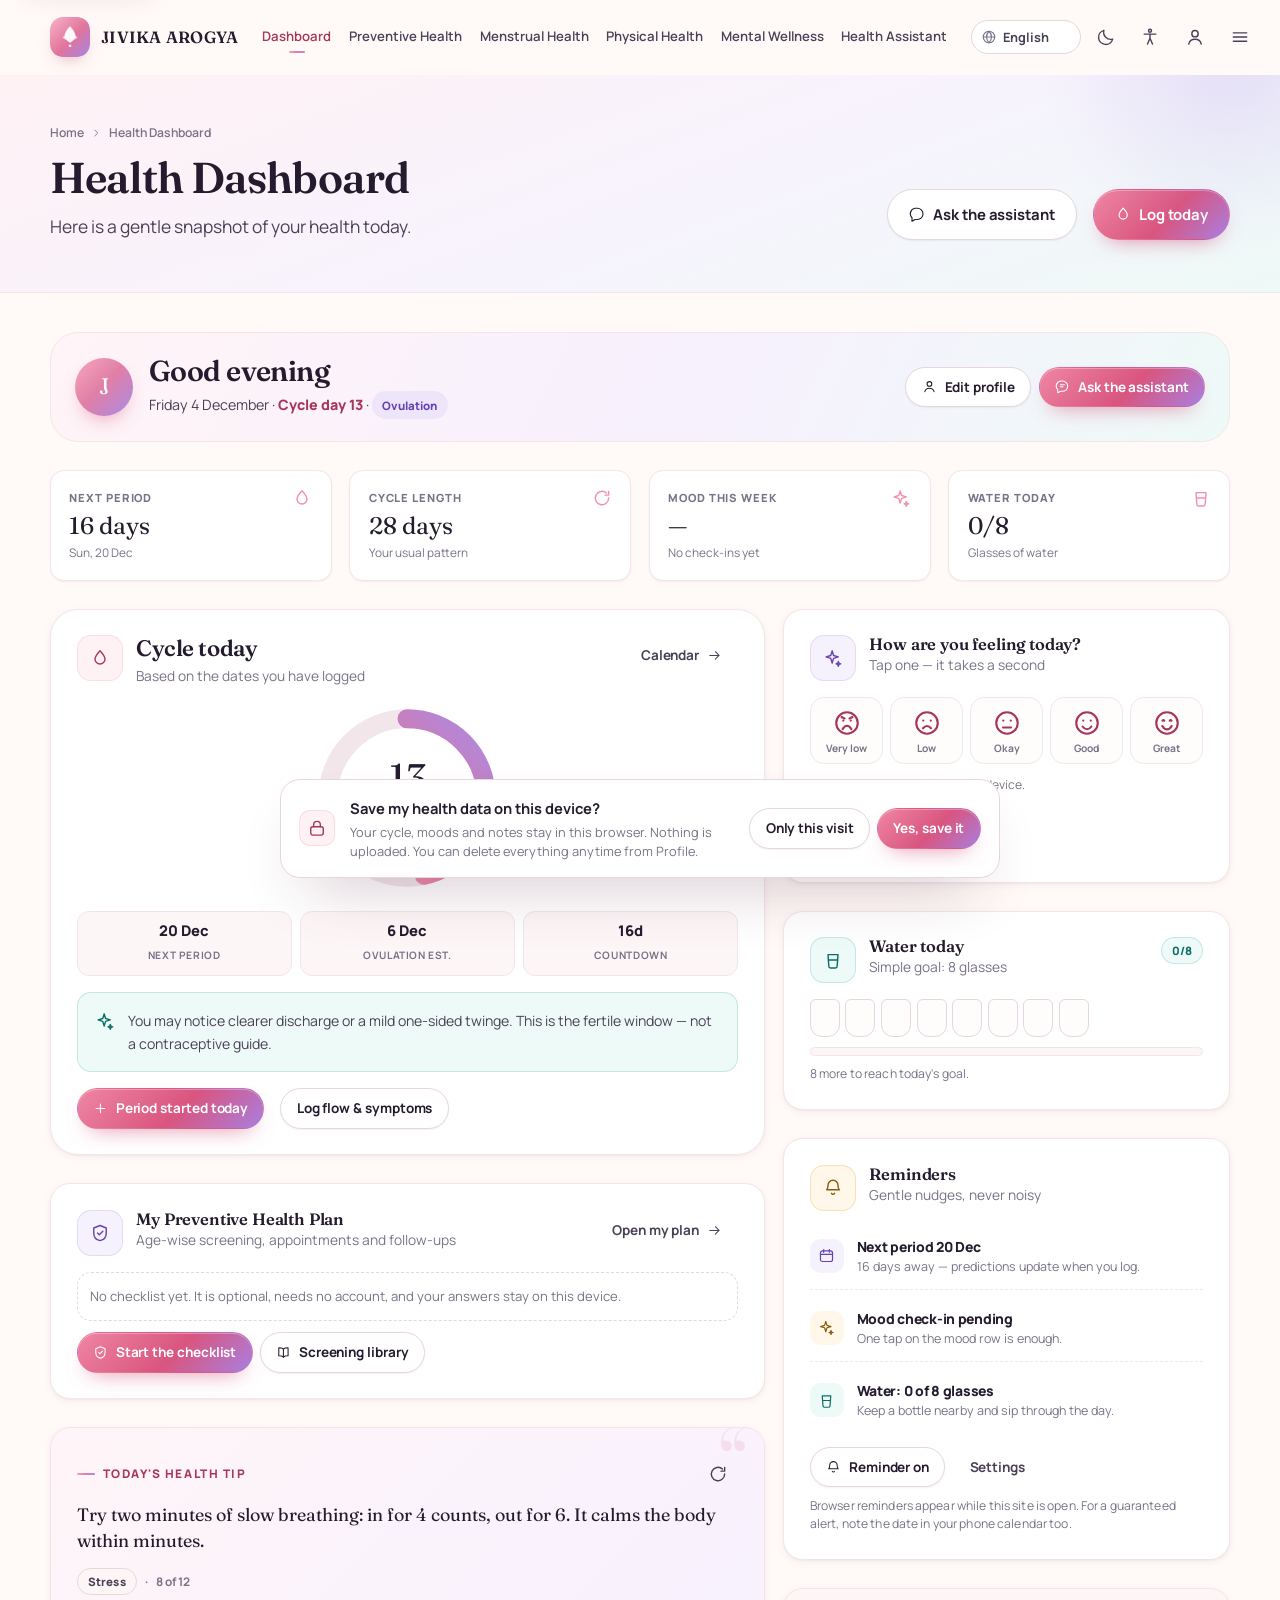
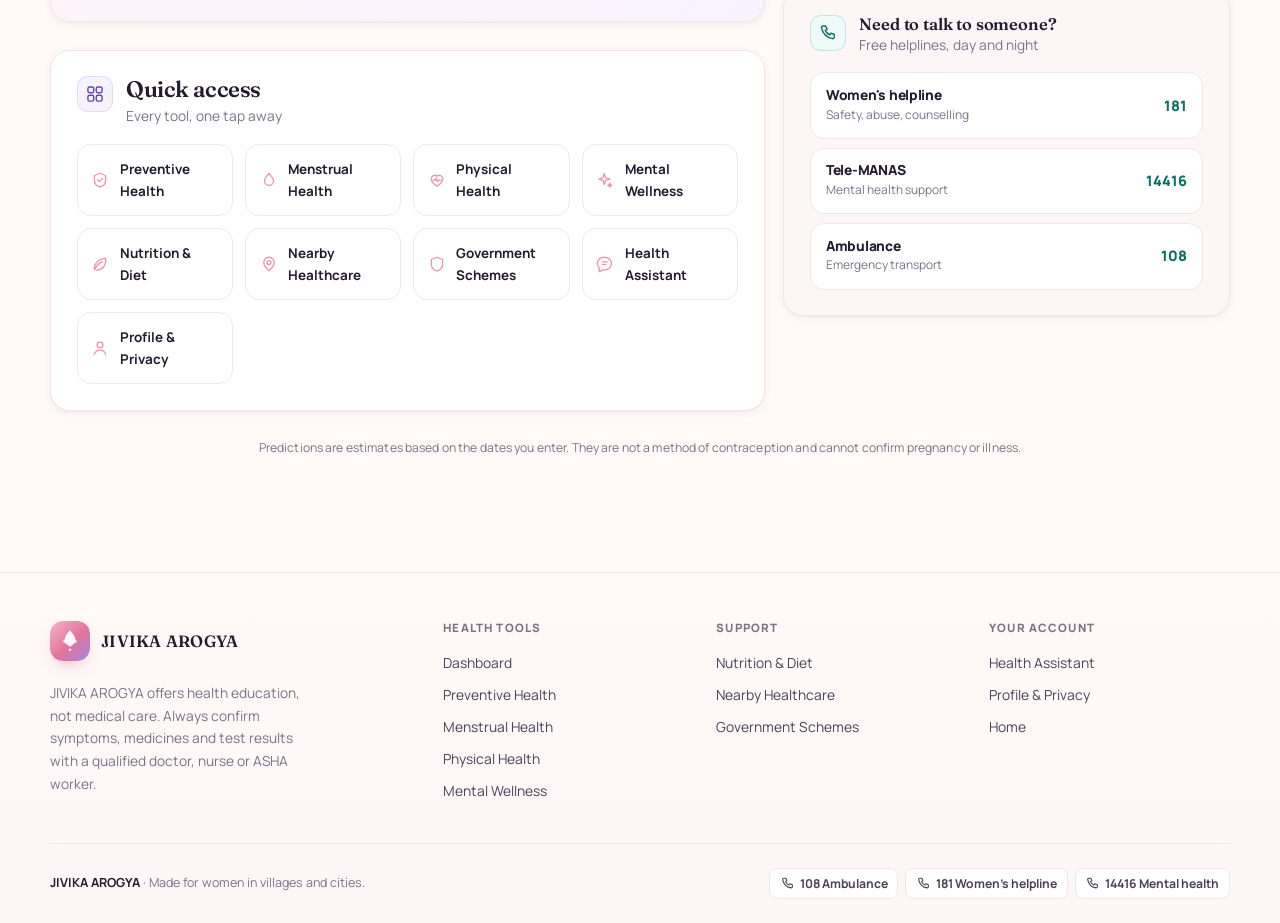
<file: dashboard.html>
<!doctype html>
<html lang="en" data-theme="light" data-text="md" data-contrast="normal">
<head>
  <meta charset="utf-8">
  <meta name="viewport" content="width=device-width, initial-scale=1">
  <title>Health Dashboard — JIVIKA AROGYA</title>
  <meta name="description" content="Your daily health overview: menstrual cycle status, mood check-in, hydration, reminders and quick access to every JIVIKA AROGYA tool.">
  <meta name="theme-color" content="#fff9f7">
  <link rel="icon" href="assets/img/favicon.svg" type="image/svg+xml">
  <link rel="preconnect" href="https://fonts.googleapis.com">
  <link rel="preconnect" href="https://fonts.gstatic.com" crossorigin>
  <link href="https://fonts.googleapis.com/css2?family=Fraunces:opsz,wght@9..144,400;9..144,500;9..144,600&family=Manrope:wght@400;500;600;700;800&display=swap" rel="stylesheet">
  <link rel="stylesheet" href="assets/css/styles.css">
  <link rel="stylesheet" href="assets/css/pages.css">
  <link rel="stylesheet" href="assets/css/preventive.css">
  <script>
    (function () {
      try {
        var p = JSON.parse(localStorage.getItem("jivika.profile") || "{}").a11y || {};
        var r = document.documentElement;
        r.setAttribute("data-theme", p.theme || "light");
        r.setAttribute("data-text", p.text || "md");
        r.setAttribute("data-contrast", p.contrast || "normal");
        var l = localStorage.getItem("jivika.lang");
        if (l) r.setAttribute("lang", l === "tcy" ? "kn" : l);
      } catch (e) { }
    })();
  </script>
</head>
<body data-page="dashboard">
  <a class="skip-link" href="#main">Skip to content</a>
  <div id="site-header"></div>

  <main id="main">
    <section class="page-hero">
      <div class="container">
        <div class="page-hero-row">
          <div>
            <div class="crumbs">
              <a href="index.html">Home</a>
              <svg class="ic" viewBox="0 0 24 24" aria-hidden="true"><path d="m9.5 6 6 6-6 6"/></svg>
              <span>Health Dashboard</span>
            </div>
            <h1 data-i18n="page.dashboard">Health Dashboard</h1>
            <p class="lede" data-i18n="dash.sub">Here is a gentle snapshot of your health today.</p>
          </div>
          <div class="row" style="flex:none">
            <a class="btn btn-secondary" href="assistant.html">
              <svg class="ic" viewBox="0 0 24 24" aria-hidden="true"><path d="M20.5 11.6a8.2 8.2 0 0 1-8.2 8.2H9l-4.6 2.4v-5a8.2 8.2 0 0 1 4.6-13.9h3.3a8.2 8.2 0 0 1 8.2 8.2Z"/></svg>
              Ask the assistant
            </a>
            <a class="btn btn-primary" href="menstrual.html#log">
              <svg class="ic" viewBox="0 0 24 24" aria-hidden="true"><path d="M12 3.2c3.4 3.7 6 7 6 10a6 6 0 0 1-12 0c0-3 2.6-6.3 6-10Z"/></svg>
              Log today
            </a>
          </div>
        </div>
        <div id="langNote" style="margin-top:1rem"></div>
      </div>
    </section>

    <section class="section-tight">
      <div class="container stack-lg">
        <div class="dash-welcome" id="dashWelcome"></div>
        <div class="grid-4" id="overview"></div>

        <div class="dash-grid">
          <div class="stack-lg">
            <div class="card card-lg card-pad" id="cycleCard"></div>
            <div class="card card-pad" id="preventiveCard"></div>
            <div class="card card-pad tip-card" id="tipCard"></div>
            <div class="card card-pad">
              <div class="card-head">
                <div class="icon-badge lav sm">
                  <svg class="ic" viewBox="0 0 24 24" aria-hidden="true"><rect x="3.5" y="3.5" width="7" height="7" rx="2"/><rect x="13.5" y="3.5" width="7" height="7" rx="2"/><rect x="3.5" y="13.5" width="7" height="7" rx="2"/><rect x="13.5" y="13.5" width="7" height="7" rx="2"/></svg>
                </div>
                <div><h3 data-i18n="dash.quick">Quick access</h3><p>Every tool, one tap away</p></div>
              </div>
              <div class="quick-grid" id="quickGrid"></div>
            </div>
          </div>

          <div class="stack-lg">
            <div class="card card-pad" id="moodCard"></div>
            <div class="card card-pad" id="waterCard"></div>
            <div class="card card-pad" id="reminderCard"></div>
            <div class="card card-pad" style="background:var(--surface-3)">
              <div class="card-head">
                <div class="icon-badge teal sm">
                  <svg class="ic" viewBox="0 0 24 24" aria-hidden="true"><path d="M6.2 3.5h3l1.6 4-2.1 1.4a11.5 11.5 0 0 0 5.4 5.4l1.4-2.1 4 1.6v3a2 2 0 0 1-2.2 2A16.5 16.5 0 0 1 4.2 5.7a2 2 0 0 1 2-2.2Z"/></svg>
                </div>
                <div><h4 style="margin:0">Need to talk to someone?</h4><p>Free helplines, day and night</p></div>
              </div>
              <div class="stack-sm">
                <a class="contact-card" href="tel:181"><div class="cc-body"><h5>Women's helpline</h5><p>Safety, abuse, counselling</p></div><span class="num">181</span></a>
                <a class="contact-card" href="tel:14416"><div class="cc-body"><h5>Tele-MANAS</h5><p>Mental health support</p></div><span class="num">14416</span></a>
                <a class="contact-card" href="tel:108"><div class="cc-body"><h5>Ambulance</h5><p>Emergency transport</p></div><span class="num">108</span></a>
              </div>
            </div>
          </div>
        </div>

        <p class="tiny muted" style="text-align:center">
          Predictions are estimates based on the dates you enter. They are not a method of contraception
          and cannot confirm pregnancy or illness.
        </p>
      </div>
    </section>
  </main>

  <div id="site-footer"></div>
  <div id="site-tabbar"></div>
  <div class="toast-wrap" id="toastWrap" role="status" aria-live="polite"></div>

  <script src="assets/js/i18n.js" defer></script>
  <script src="assets/js/i18n-preventive.js" defer></script>
  <script src="assets/js/icons.js" defer></script>
  <script src="assets/js/app.js" defer></script>
  <script src="assets/js/data-health.js" defer></script>
  <script src="assets/js/data-wellbeing.js" defer></script>
  <script src="assets/js/data-preventive.js" defer></script>
  <script src="assets/js/ui.js" defer></script>
  <script src="assets/js/dashboard.js" defer></script>
</body>
</html>
</file>
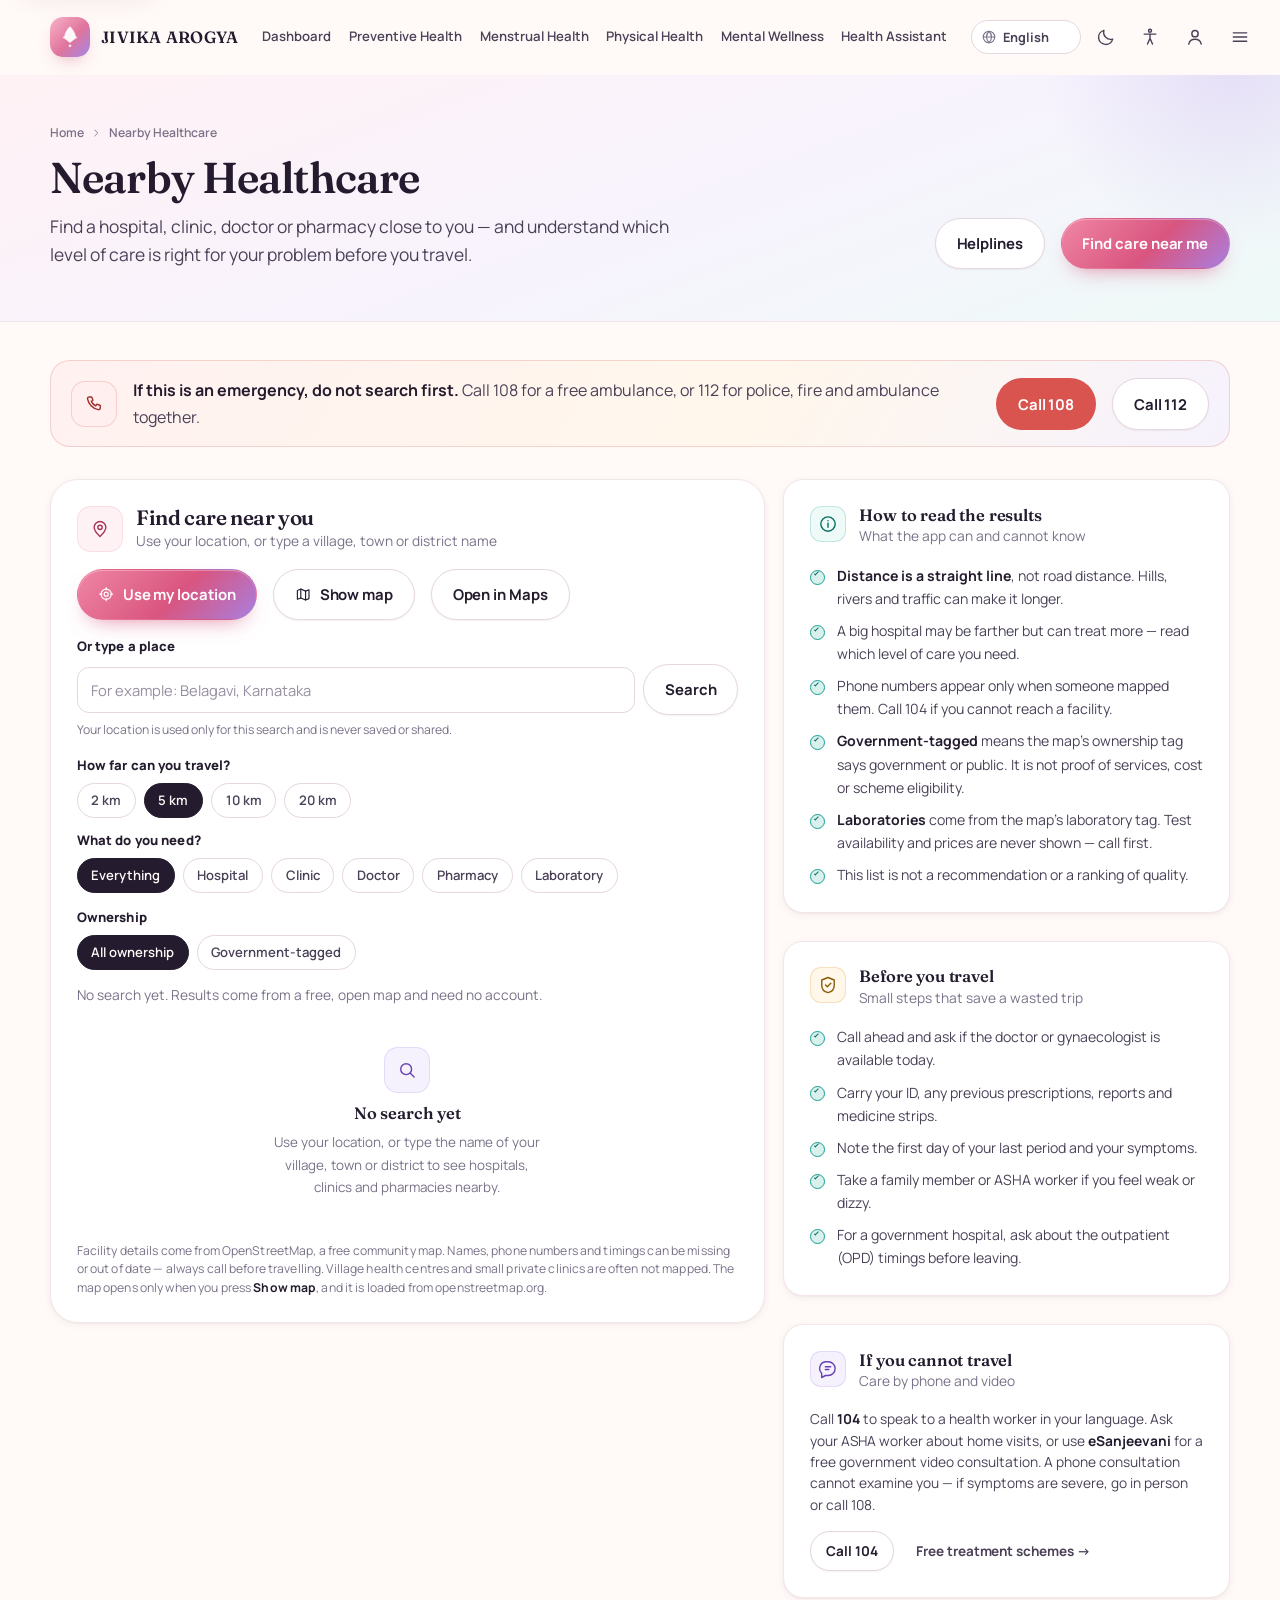
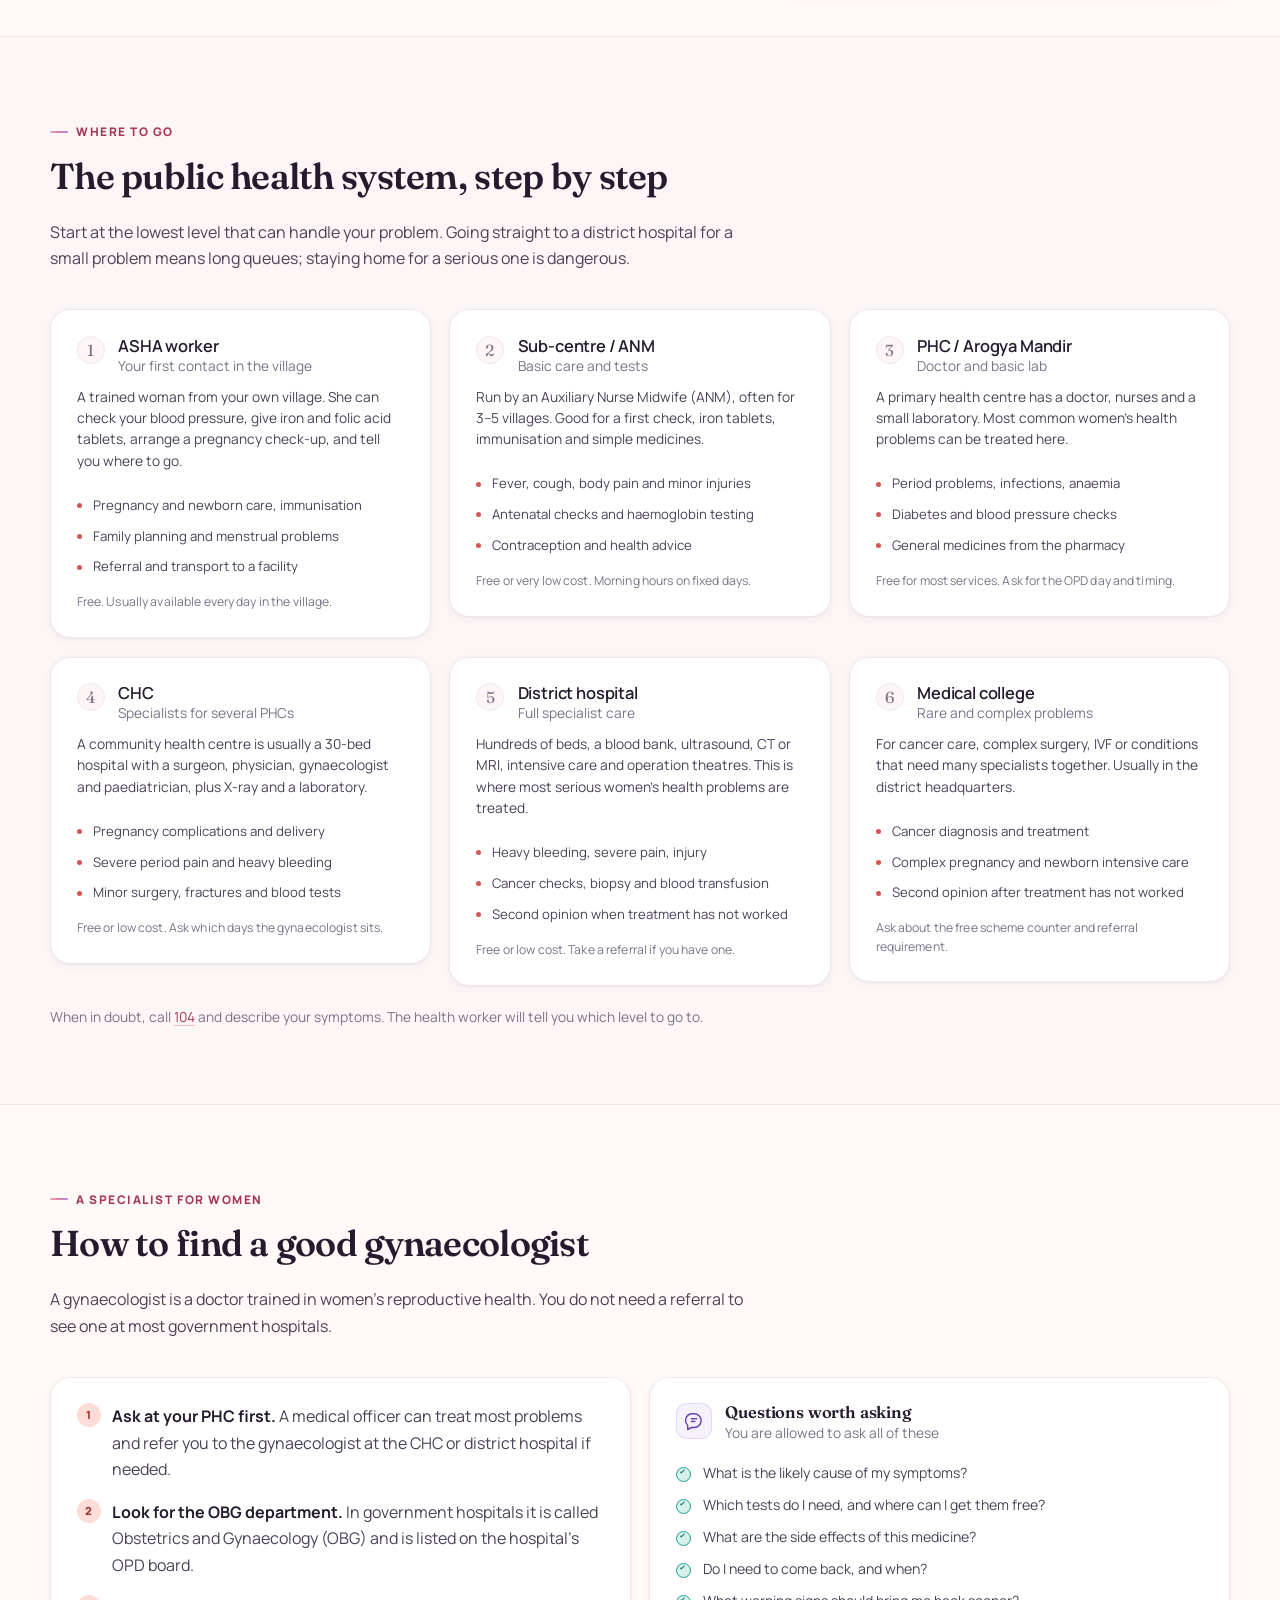
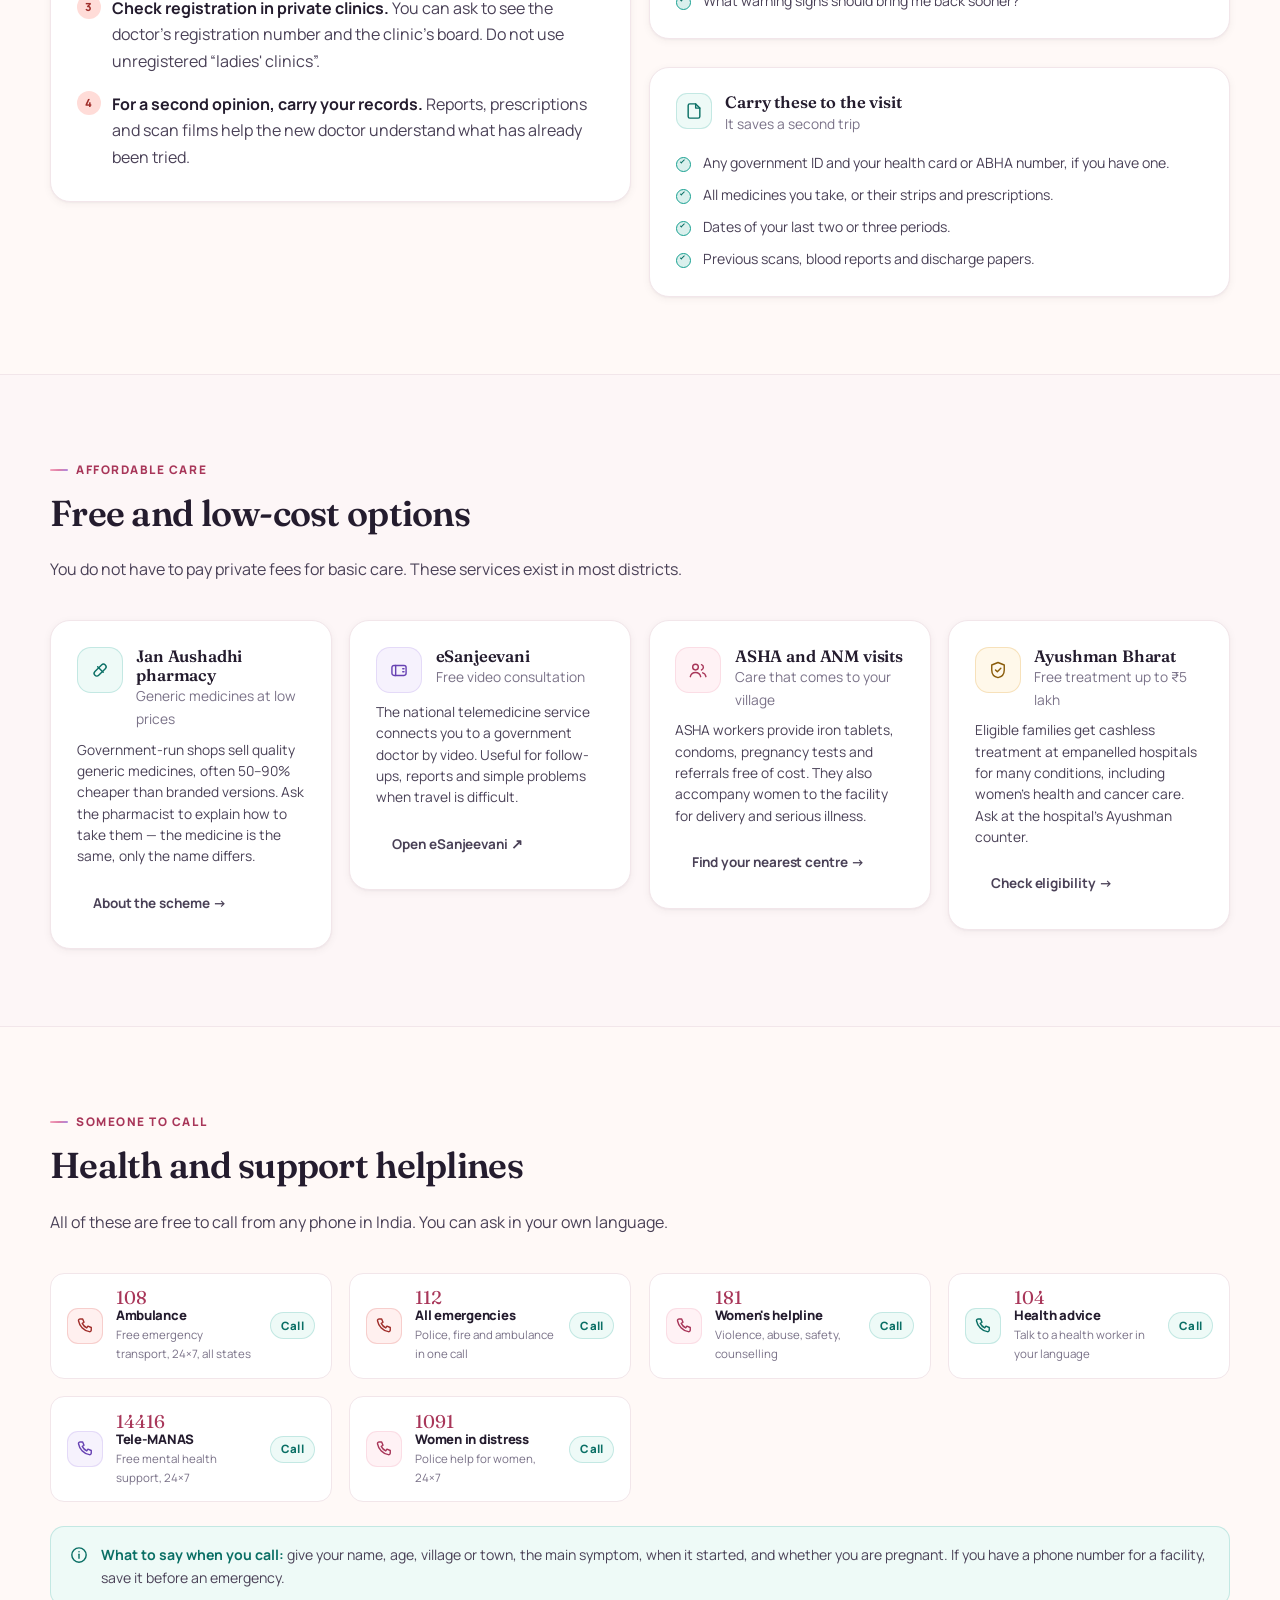
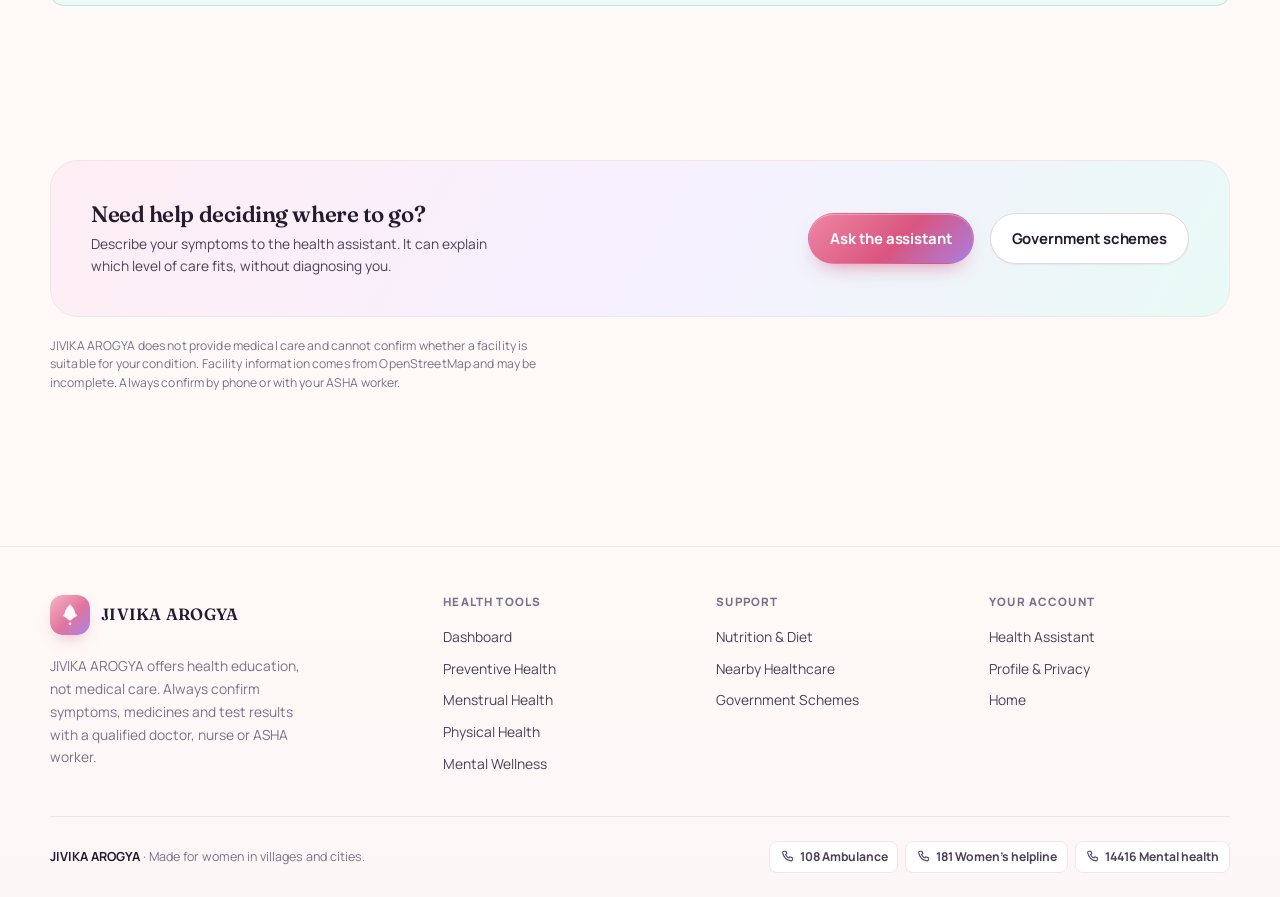
<file: healthcare.html>
<!doctype html>
<html lang="en" data-theme="light" data-text="md" data-contrast="normal">
<head>
  <meta charset="utf-8">
  <meta name="viewport" content="width=device-width, initial-scale=1">
  <title>Nearby Healthcare — JIVIKA AROGYA</title>
  <meta name="description" content="Find hospitals, clinics, doctors and pharmacies near you, understand the public health system, and know which level of care you need.">
  <meta name="theme-color" content="#fff9f7">
  <link rel="icon" href="assets/img/favicon.svg" type="image/svg+xml">
  <link rel="preconnect" href="https://fonts.googleapis.com">
  <link rel="preconnect" href="https://fonts.gstatic.com" crossorigin>
  <link href="https://fonts.googleapis.com/css2?family=Fraunces:opsz,wght@9..144,400;9..144,500;9..144,600&family=Manrope:wght@400;500;600;700;800&display=swap" rel="stylesheet">
  <link rel="stylesheet" href="assets/css/styles.css">
  <link rel="stylesheet" href="assets/css/pages.css">
  <script>
    (function () {
      try {
        var p = JSON.parse(localStorage.getItem("jivika.profile") || "{}").a11y || {};
        var r = document.documentElement;
        r.setAttribute("data-theme", p.theme || "light");
        r.setAttribute("data-text", p.text || "md");
        r.setAttribute("data-contrast", p.contrast || "normal");
        var l = localStorage.getItem("jivika.lang");
        if (l) r.setAttribute("lang", l === "tcy" ? "kn" : l);
      } catch (e) { }
    })();
  </script>
</head>
<body data-page="healthcare">
  <a class="skip-link" href="#main">Skip to content</a>
  <div id="site-header"></div>

  <main id="main">
    <section class="page-hero">
      <div class="container">
        <div class="page-hero-row">
          <div>
            <div class="crumbs">
              <a href="index.html">Home</a>
              <svg class="ic" viewBox="0 0 24 24" aria-hidden="true"><path d="m9.5 6 6 6-6 6"/></svg>
              <span>Nearby Healthcare</span>
            </div>
            <h1 data-i18n="page.healthcare">Nearby Healthcare</h1>
            <p class="lede">Find a hospital, clinic, doctor or pharmacy close to you — and understand which level of
              care is right for your problem before you travel.</p>
          </div>
          <div class="row" style="flex:none">
            <a class="btn btn-secondary" href="#helplines">Helplines</a>
            <a class="btn btn-primary" href="#find">Find care near me</a>
          </div>
        </div>
        <div id="langNote" style="margin-top:1rem"></div>
      </div>
    </section>

    <section class="section-tight" id="find" style="scroll-margin-top:80px">
      <div class="container">
        <div class="emergency-strip" style="margin-bottom:2rem">
          <div class="icon-badge danger">
            <svg class="ic" viewBox="0 0 24 24" aria-hidden="true"><path d="M6.2 3.5h3l1.6 4-2.1 1.4a11.5 11.5 0 0 0 5.4 5.4l1.4-2.1 4 1.6v3a2 2 0 0 1-2.2 2A16.5 16.5 0 0 1 4.2 5.7a2 2 0 0 1 2-2.2Z"/></svg>
          </div>
          <div style="flex:1;min-width:220px">
            <p><strong>If this is an emergency, do not search first.</strong> Call 108 for a free ambulance,
              or 112 for police, fire and ambulance together.</p>
          </div>
          <a class="btn btn-danger" href="tel:108">Call 108</a>
          <a class="btn btn-secondary" href="tel:112">Call 112</a>
        </div>

        <div class="dash-grid">
          <div class="card card-pad card-lg" id="findCare">
            <div class="card-head">
              <div class="icon-badge"><svg class="ic" viewBox="0 0 24 24" aria-hidden="true"><path d="M12 21s7-6.2 7-11a7 7 0 1 0-14 0c0 4.8 7 11 7 11Z"/><circle cx="12" cy="10" r="2.6"/></svg></div>
              <div><h2 style="margin:0;font-size:1.3rem">Find care near you</h2>
                <p>Use your location, or type a village, town or district name</p></div>
            </div>

            <div class="row" style="margin-bottom:1rem">
              <button class="btn btn-primary" type="button" id="useLoc">
                <svg class="ic" viewBox="0 0 24 24" aria-hidden="true"><circle cx="12" cy="12" r="3"/><path d="M12 2.5v3M12 18.5v3M2.5 12h3M18.5 12h3"/><circle cx="12" cy="12" r="7.5"/></svg>
                Use my location
              </button>
              <button class="btn btn-secondary" type="button" id="showMap">
                <svg class="ic" viewBox="0 0 24 24" aria-hidden="true"><path d="m3.5 6.5 5-2 7 3 5-2v13l-5 2-7-3-5 2Z"/><path d="M8.5 4.5v13M15.5 7.5v13"/></svg>
                Show map
              </button>
              <a class="btn btn-secondary" id="mapsFallback" href="https://www.google.com/maps/search/hospitals+near+me" target="_blank" rel="noopener">
                Open in Maps
              </a>
            </div>

            <div class="field">
              <label for="placeInput">Or type a place</label>
              <div class="row" style="gap:.5rem;flex-wrap:nowrap">
                <input class="input" id="placeInput" type="search" autocomplete="off" placeholder="For example: Belagavi, Karnataka">
                <button class="btn btn-secondary" type="button" id="searchPlace" style="flex:none">Search</button>
              </div>
              <p class="help">Your location is used only for this search and is never saved or shared.</p>
            </div>

            <div class="field" style="margin-bottom:.75rem">
              <span class="label">How far can you travel?</span>
              <div class="chip-row" id="radiusChips" role="group" aria-label="Search radius"></div>
            </div>

            <div class="field" style="margin-bottom:.9rem">
              <span class="label">What do you need?</span>
              <div class="chip-row" id="typeChips" role="group" aria-label="Type of facility"></div>
            </div>

            <div class="field" style="margin-bottom:.9rem">
              <span class="label">Ownership</span>
              <div class="chip-row" id="ownChips" role="group" aria-label="Ownership of facility"></div>
            </div>

            <p class="small" id="findStatus" role="status" aria-live="polite" style="margin:0 0 .85rem;color:var(--muted)">
              No search yet. Results come from a free, open map and need no account.
            </p>

            <p class="small muted" id="resultCount" style="margin:0 0 .6rem"></p>
            <div class="map-panel" id="mapPanel" hidden>
              <div class="map-frame" id="mapFrame"></div>
              <p class="tiny muted" id="mapCaption" style="margin:.5rem 0 0"></p>
            </div>
            <div class="stack" id="facilityList" aria-live="polite"></div>

            <p class="tiny muted" style="margin:1rem 0 0">Facility details come from OpenStreetMap, a free community map.
              Names, phone numbers and timings can be missing or out of date — always call before travelling.
              Village health centres and small private clinics are often not mapped.
              The map opens only when you press <strong>Show map</strong>, and it is loaded from openstreetmap.org.</p>
          </div>

          <div class="stack-lg">
            <div class="card card-pad">
              <div class="card-head">
                <div class="icon-badge teal sm"><svg class="ic" viewBox="0 0 24 24" aria-hidden="true"><circle cx="12" cy="12" r="8.6"/><path d="M12 11v5"/><circle cx="12" cy="8" r=".9" fill="currentColor" stroke="none"/></svg></div>
                <div><h4 style="margin:0">How to read the results</h4><p>What the app can and cannot know</p></div>
              </div>
              <ul class="bullet-check">
                <li><strong>Distance is a straight line</strong>, not road distance. Hills, rivers and traffic can make it longer.</li>
                <li>A big hospital may be farther but can treat more — read which level of care you need.</li>
                <li>Phone numbers appear only when someone mapped them. Call 104 if you cannot reach a facility.</li>
                <li><strong>Government-tagged</strong> means the map's ownership tag says government or public. It is not proof of services, cost or scheme eligibility.</li>
                <li><strong>Laboratories</strong> come from the map's laboratory tag. Test availability and prices are never shown — call first.</li>
                <li>This list is not a recommendation or a ranking of quality.</li>
              </ul>
            </div>

            <div class="card card-pad">
              <div class="card-head">
                <div class="icon-badge amber sm"><svg class="ic" viewBox="0 0 24 24" aria-hidden="true"><path d="M12 3 19.5 6v6c0 4.8-3.3 8.3-7.5 9.2C7.8 20.3 4.5 16.8 4.5 12V6Z"/><path d="m9 12 2.2 2.2 4.2-4.3"/></svg></div>
                <div><h4 style="margin:0">Before you travel</h4><p>Small steps that save a wasted trip</p></div>
              </div>
              <ul class="bullet-check">
                <li>Call ahead and ask if the doctor or gynaecologist is available today.</li>
                <li>Carry your ID, any previous prescriptions, reports and medicine strips.</li>
                <li>Note the first day of your last period and your symptoms.</li>
                <li>Take a family member or ASHA worker if you feel weak or dizzy.</li>
                <li>For a government hospital, ask about the outpatient (OPD) timings before leaving.</li>
              </ul>
            </div>

            <div class="card card-pad">
              <div class="card-head">
                <div class="icon-badge lav sm"><svg class="ic" viewBox="0 0 24 24" aria-hidden="true"><path d="M20.5 11.6a8.2 8.2 0 0 1-8.2 8.2H9l-4.6 2.4v-5a8.2 8.2 0 0 1 4.6-13.9h3.3a8.2 8.2 0 0 1 8.2 8.2Z"/><path d="M8.8 9.2h6.4M8.8 12.6h4.2"/></svg></div>
                <div><h4 style="margin:0">If you cannot travel</h4><p>Care by phone and video</p></div>
              </div>
              <p class="small">Call <strong>104</strong> to speak to a health worker in your language. Ask your ASHA worker
                about home visits, or use <strong>eSanjeevani</strong> for a free government video consultation.
                A phone consultation cannot examine you — if symptoms are severe, go in person or call 108.</p>
              <div class="row" style="gap:.4rem">
                <a class="btn btn-secondary btn-sm" href="tel:104">Call 104</a>
                <a class="btn btn-ghost btn-sm" href="schemes.html">Free treatment schemes →</a>
              </div>
            </div>
          </div>
        </div>
      </div>
    </section>

    <!-- Levels of care -->
    <section class="section" style="background:var(--surface-3);border-block:1px solid var(--line)">
      <div class="container">
        <div class="section-head">
          <span class="eyebrow">Where to go</span>
          <h2>The public health system, step by step</h2>
          <p>Start at the lowest level that can handle your problem. Going straight to a district hospital for a
            small problem means long queues; staying home for a serious one is dangerous.</p>
        </div>

        <div class="grid-3 keep" style="align-items:start">
          <article class="card card-pad care-level">
            <div class="card-head" style="margin-bottom:.5rem">
              <div class="care-num">1</div>
              <div><h4 style="margin:0">ASHA worker</h4><p>Your first contact in the village</p></div>
            </div>
            <p class="small">A trained woman from your own village. She can check your blood pressure, give iron and
              folic acid tablets, arrange a pregnancy check-up, and tell you where to go.</p>
            <ul class="flag-list" style="margin-top:.55rem">
              <li>Pregnancy and newborn care, immunisation</li>
              <li>Family planning and menstrual problems</li>
              <li>Referral and transport to a facility</li>
            </ul>
            <p class="tiny muted" style="margin-top:.7rem">Free. Usually available every day in the village.</p>
          </article>

          <article class="card card-pad care-level">
            <div class="card-head" style="margin-bottom:.5rem">
              <div class="care-num">2</div>
              <div><h4 style="margin:0">Sub-centre / ANM</h4><p>Basic care and tests</p></div>
            </div>
            <p class="small">Run by an Auxiliary Nurse Midwife (ANM), often for 3–5 villages. Good for a first check,
              iron tablets, immunisation and simple medicines.</p>
            <ul class="flag-list" style="margin-top:.55rem">
              <li>Fever, cough, body pain and minor injuries</li>
              <li>Antenatal checks and haemoglobin testing</li>
              <li>Contraception and health advice</li>
            </ul>
            <p class="tiny muted" style="margin-top:.7rem">Free or very low cost. Morning hours on fixed days.</p>
          </article>

          <article class="card card-pad care-level">
            <div class="card-head" style="margin-bottom:.5rem">
              <div class="care-num">3</div>
              <div><h4 style="margin:0">PHC / Arogya Mandir</h4><p>Doctor and basic lab</p></div>
            </div>
            <p class="small">A primary health centre has a doctor, nurses and a small laboratory. Most common women's
              health problems can be treated here.</p>
            <ul class="flag-list" style="margin-top:.55rem">
              <li>Period problems, infections, anaemia</li>
              <li>Diabetes and blood pressure checks</li>
              <li>General medicines from the pharmacy</li>
            </ul>
            <p class="tiny muted" style="margin-top:.7rem">Free for most services. Ask for the OPD day and timing.</p>
          </article>

          <article class="card card-pad care-level">
            <div class="card-head" style="margin-bottom:.5rem">
              <div class="care-num">4</div>
              <div><h4 style="margin:0">CHC</h4><p>Specialists for several PHCs</p></div>
            </div>
            <p class="small">A community health centre is usually a 30-bed hospital with a surgeon, physician,
              gynaecologist and paediatrician, plus X-ray and a laboratory.</p>
            <ul class="flag-list" style="margin-top:.55rem">
              <li>Pregnancy complications and delivery</li>
              <li>Severe period pain and heavy bleeding</li>
              <li>Minor surgery, fractures and blood tests</li>
            </ul>
            <p class="tiny muted" style="margin-top:.7rem">Free or low cost. Ask which days the gynaecologist sits.</p>
          </article>

          <article class="card card-pad care-level">
            <div class="card-head" style="margin-bottom:.5rem">
              <div class="care-num">5</div>
              <div><h4 style="margin:0">District hospital</h4><p>Full specialist care</p></div>
            </div>
            <p class="small">Hundreds of beds, a blood bank, ultrasound, CT or MRI, intensive care and operation
              theatres. This is where most serious women's health problems are treated.</p>
            <ul class="flag-list" style="margin-top:.55rem">
              <li>Heavy bleeding, severe pain, injury</li>
              <li>Cancer checks, biopsy and blood transfusion</li>
              <li>Second opinion when treatment has not worked</li>
            </ul>
            <p class="tiny muted" style="margin-top:.7rem">Free or low cost. Take a referral if you have one.</p>
          </article>

          <article class="card card-pad care-level">
            <div class="card-head" style="margin-bottom:.5rem">
              <div class="care-num">6</div>
              <div><h4 style="margin:0">Medical college</h4><p>Rare and complex problems</p></div>
            </div>
            <p class="small">For cancer care, complex surgery, IVF or conditions that need many specialists together.
              Usually in the district headquarters.</p>
            <ul class="flag-list" style="margin-top:.55rem">
              <li>Cancer diagnosis and treatment</li>
              <li>Complex pregnancy and newborn intensive care</li>
              <li>Second opinion after treatment has not worked</li>
            </ul>
            <p class="tiny muted" style="margin-top:.7rem">Ask about the free scheme counter and referral requirement.</p>
          </article>
        </div>

        <p class="small muted" style="margin-top:1.25rem">When in doubt, call <a href="tel:104">104</a> and describe
          your symptoms. The health worker will tell you which level to go to.</p>
      </div>
    </section>

    <!-- Gynaecologist -->
    <section class="section">
      <div class="container">
        <div class="section-head">
          <span class="eyebrow">A specialist for women</span>
          <h2>How to find a good gynaecologist</h2>
          <p>A gynaecologist is a doctor trained in women's reproductive health. You do not need a referral to see one
            at most government hospitals.</p>
        </div>

        <div class="grid-2 keep" style="align-items:start">
          <div class="card card-pad">
            <ol class="firstaid-steps">
              <li class="firstaid-step"><span class="n">1</span>
                <div><strong>Ask at your PHC first.</strong> A medical officer can treat most problems and refer you to
                  the gynaecologist at the CHC or district hospital if needed.</div></li>
              <li class="firstaid-step"><span class="n">2</span>
                <div><strong>Look for the OBG department.</strong> In government hospitals it is called Obstetrics and
                  Gynaecology (OBG) and is listed on the hospital's OPD board.</div></li>
              <li class="firstaid-step"><span class="n">3</span>
                <div><strong>Check registration in private clinics.</strong> You can ask to see the doctor's registration
                  number and the clinic's board. Do not use unregistered “ladies' clinics”.</div></li>
              <li class="firstaid-step"><span class="n">4</span>
                <div><strong>For a second opinion, carry your records.</strong> Reports, prescriptions and scan films help
                  the new doctor understand what has already been tried.</div></li>
            </ol>
          </div>

          <div class="stack-lg">
            <div class="card card-pad">
              <div class="card-head">
                <div class="icon-badge lav sm"><svg class="ic" viewBox="0 0 24 24" aria-hidden="true"><path d="M20.5 11.6a8.2 8.2 0 0 1-8.2 8.2H9l-4.6 2.4v-5a8.2 8.2 0 0 1 4.6-13.9h3.3a8.2 8.2 0 0 1 8.2 8.2Z"/><path d="M8.8 9.2h6.4M8.8 12.6h4.2"/></svg></div>
                <div><h4 style="margin:0">Questions worth asking</h4><p>You are allowed to ask all of these</p></div>
              </div>
              <ul class="bullet-check">
                <li>What is the likely cause of my symptoms?</li>
                <li>Which tests do I need, and where can I get them free?</li>
                <li>What are the side effects of this medicine?</li>
                <li>Do I need to come back, and when?</li>
                <li>What warning signs should bring me back sooner?</li>
              </ul>
            </div>

            <div class="card card-pad">
              <div class="card-head">
                <div class="icon-badge teal sm"><svg class="ic" viewBox="0 0 24 24" aria-hidden="true"><path d="M14 3.5H7a2 2 0 0 0-2 2v13a2 2 0 0 0 2 2h10a2 2 0 0 0 2-2V8.5Z"/><path d="M14 3.5v5h5"/></svg></div>
                <div><h4 style="margin:0">Carry these to the visit</h4><p>It saves a second trip</p></div>
              </div>
              <ul class="bullet-check">
                <li>Any government ID and your health card or ABHA number, if you have one.</li>
                <li>All medicines you take, or their strips and prescriptions.</li>
                <li>Dates of your last two or three periods.</li>
                <li>Previous scans, blood reports and discharge papers.</li>
              </ul>
            </div>
          </div>
        </div>
      </div>
    </section>

    <!-- Low cost care -->
    <section class="section" style="background:var(--surface-3);border-block:1px solid var(--line)">
      <div class="container">
        <div class="section-head">
          <span class="eyebrow">Affordable care</span>
          <h2>Free and low-cost options</h2>
          <p>You do not have to pay private fees for basic care. These services exist in most districts.</p>
        </div>

        <div class="grid-auto" style="align-items:start">
          <article class="card card-pad">
            <div class="card-head" style="margin-bottom:.5rem">
              <div class="icon-badge teal"><svg class="ic" viewBox="0 0 24 24" aria-hidden="true"><rect x="3.2" y="9" width="17.6" height="6.4" rx="3.2" transform="rotate(-45 12 12)"/><path d="M9.2 8.2 15.8 14.8"/></svg></div>
              <div><h4 style="margin:0">Jan Aushadhi pharmacy</h4><p>Generic medicines at low prices</p></div>
            </div>
            <p class="small">Government-run shops sell quality generic medicines, often 50–90% cheaper than branded
              versions. Ask the pharmacist to explain how to take them — the medicine is the same, only the name differs.</p>
            <a class="btn btn-ghost btn-sm" href="schemes.html">About the scheme →</a>
          </article>

          <article class="card card-pad">
            <div class="card-head" style="margin-bottom:.5rem">
              <div class="icon-badge lav"><svg class="ic" viewBox="0 0 24 24" aria-hidden="true"><rect x="3.5" y="6.5" width="17" height="12" rx="2.5"/><path d="M8 6.5v12"/><path d="M16.5 10.5h1.5M16.5 14h1.5"/></svg></div>
              <div><h4 style="margin:0">eSanjeevani</h4><p>Free video consultation</p></div>
            </div>
            <p class="small">The national telemedicine service connects you to a government doctor by video. Useful for
              follow-ups, reports and simple problems when travel is difficult.</p>
            <a class="btn btn-ghost btn-sm" href="https://esanjeevani.mohfw.gov.in/" target="_blank" rel="noopener">Open eSanjeevani ↗</a>
          </article>

          <article class="card card-pad">
            <div class="card-head" style="margin-bottom:.5rem">
              <div class="icon-badge pink"><svg class="ic" viewBox="0 0 24 24" aria-hidden="true"><circle cx="9" cy="8.5" r="3.4"/><path d="M2.8 20c.7-3.3 3.2-5 6.2-5s5.5 1.7 6.2 5"/><path d="M16.2 5.6a3.4 3.4 0 0 1 0 6.4M17.6 15.4c2.1.4 3.4 1.9 3.9 4.6"/></svg></div>
              <div><h4 style="margin:0">ASHA and ANM visits</h4><p>Care that comes to your village</p></div>
            </div>
            <p class="small">ASHA workers provide iron tablets, condoms, pregnancy tests and referrals free of cost.
              They also accompany women to the facility for delivery and serious illness.</p>
            <a class="btn btn-ghost btn-sm" href="#find">Find your nearest centre →</a>
          </article>

          <article class="card card-pad">
            <div class="card-head" style="margin-bottom:.5rem">
              <div class="icon-badge amber"><svg class="ic" viewBox="0 0 24 24" aria-hidden="true"><path d="M12 3 19.5 6v6c0 4.8-3.3 8.3-7.5 9.2C7.8 20.3 4.5 16.8 4.5 12V6Z"/><path d="m9 12 2.2 2.2 4.2-4.3"/></svg></div>
              <div><h4 style="margin:0">Ayushman Bharat</h4><p>Free treatment up to ₹5 lakh</p></div>
            </div>
            <p class="small">Eligible families get cashless treatment at empanelled hospitals for many conditions,
              including women's health and cancer care. Ask at the hospital's Ayushman counter.</p>
            <a class="btn btn-ghost btn-sm" href="schemes.html">Check eligibility →</a>
          </article>
        </div>
      </div>
    </section>

    <!-- Helplines -->
    <section class="section" id="helplines" style="scroll-margin-top:80px">
      <div class="container">
        <div class="section-head">
          <span class="eyebrow">Someone to call</span>
          <h2>Health and support helplines</h2>
          <p>All of these are free to call from any phone in India. You can ask in your own language.</p>
        </div>
        <div class="grid-auto" id="helplineGrid" style="align-items:start"></div>
        <div class="callout info" style="margin-top:1.5rem">
          <svg class="ic" viewBox="0 0 24 24" aria-hidden="true"><circle cx="12" cy="12" r="8.6"/><path d="M12 11v5"/><circle cx="12" cy="8" r=".9" fill="currentColor" stroke="none"/></svg>
          <p><strong>What to say when you call:</strong> give your name, age, village or town, the main symptom, when it
            started, and whether you are pregnant. If you have a phone number for a facility, save it before an emergency.</p>
        </div>
      </div>
    </section>

    <section class="section">
      <div class="container">
        <div class="cta-band">
          <div>
            <h3 style="margin-bottom:.4rem">Need help deciding where to go?</h3>
            <p class="small" style="margin:0;max-width:54ch">Describe your symptoms to the health assistant. It can
              explain which level of care fits, without diagnosing you.</p>
          </div>
          <div class="row" style="flex:none">
            <a class="btn btn-primary" href="assistant.html">Ask the assistant</a>
            <a class="btn btn-secondary" href="schemes.html">Government schemes</a>
          </div>
        </div>
        <p class="tiny muted" style="margin-top:1.25rem;max-width:70ch">JIVIKA AROGYA does not provide medical care and
          cannot confirm whether a facility is suitable for your condition. Facility information comes from
          OpenStreetMap and may be incomplete. Always confirm by phone or with your ASHA worker.</p>
      </div>
    </section>
  </main>

  <div id="site-footer"></div>
  <div id="site-tabbar"></div>
  <div class="toast-wrap" id="toastWrap" role="status" aria-live="polite"></div>

  <script src="assets/js/i18n.js" defer></script>
  <script src="assets/js/icons.js" defer></script>
  <script src="assets/js/app.js" defer></script>
  <script src="assets/js/data-health.js" defer></script>
  <script src="assets/js/data-wellbeing.js" defer></script>
  <script src="assets/js/ui.js" defer></script>
  <script src="assets/js/healthcare.js" defer></script>
</body>
</html>
</file>
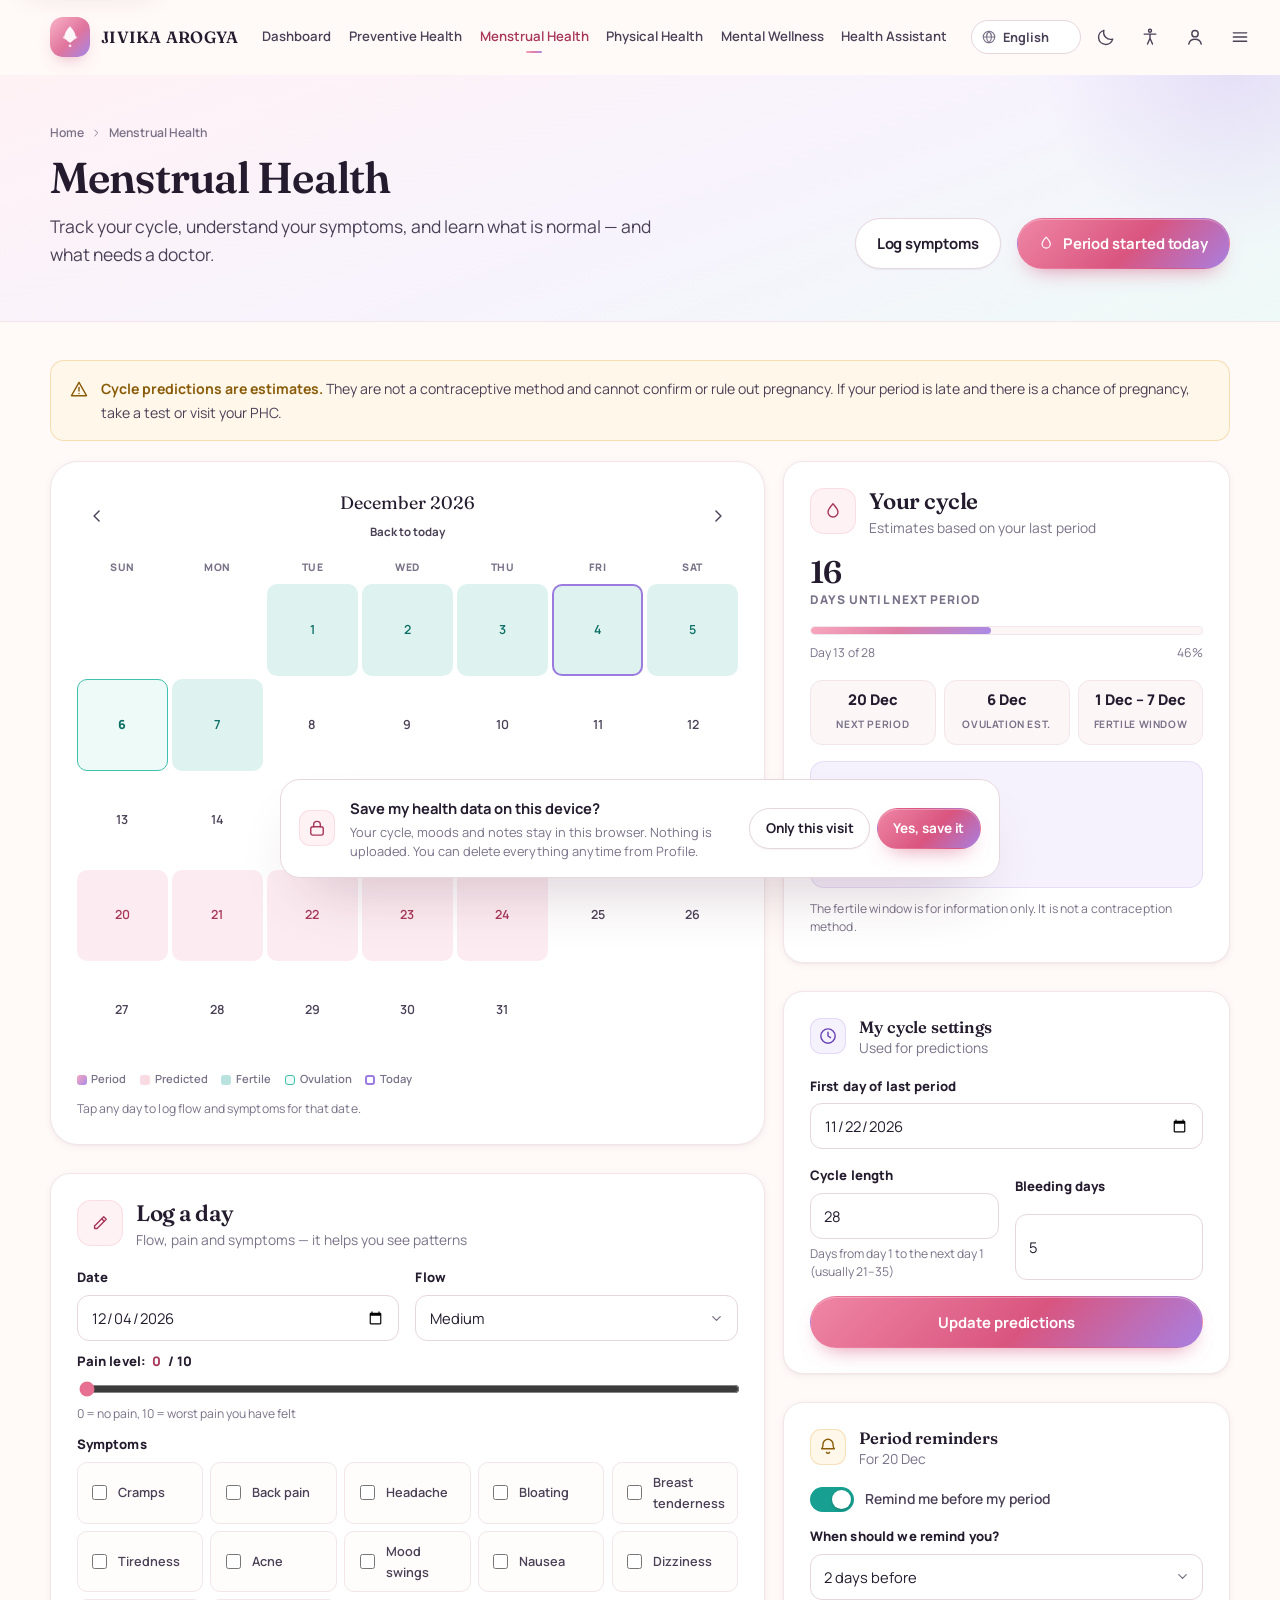
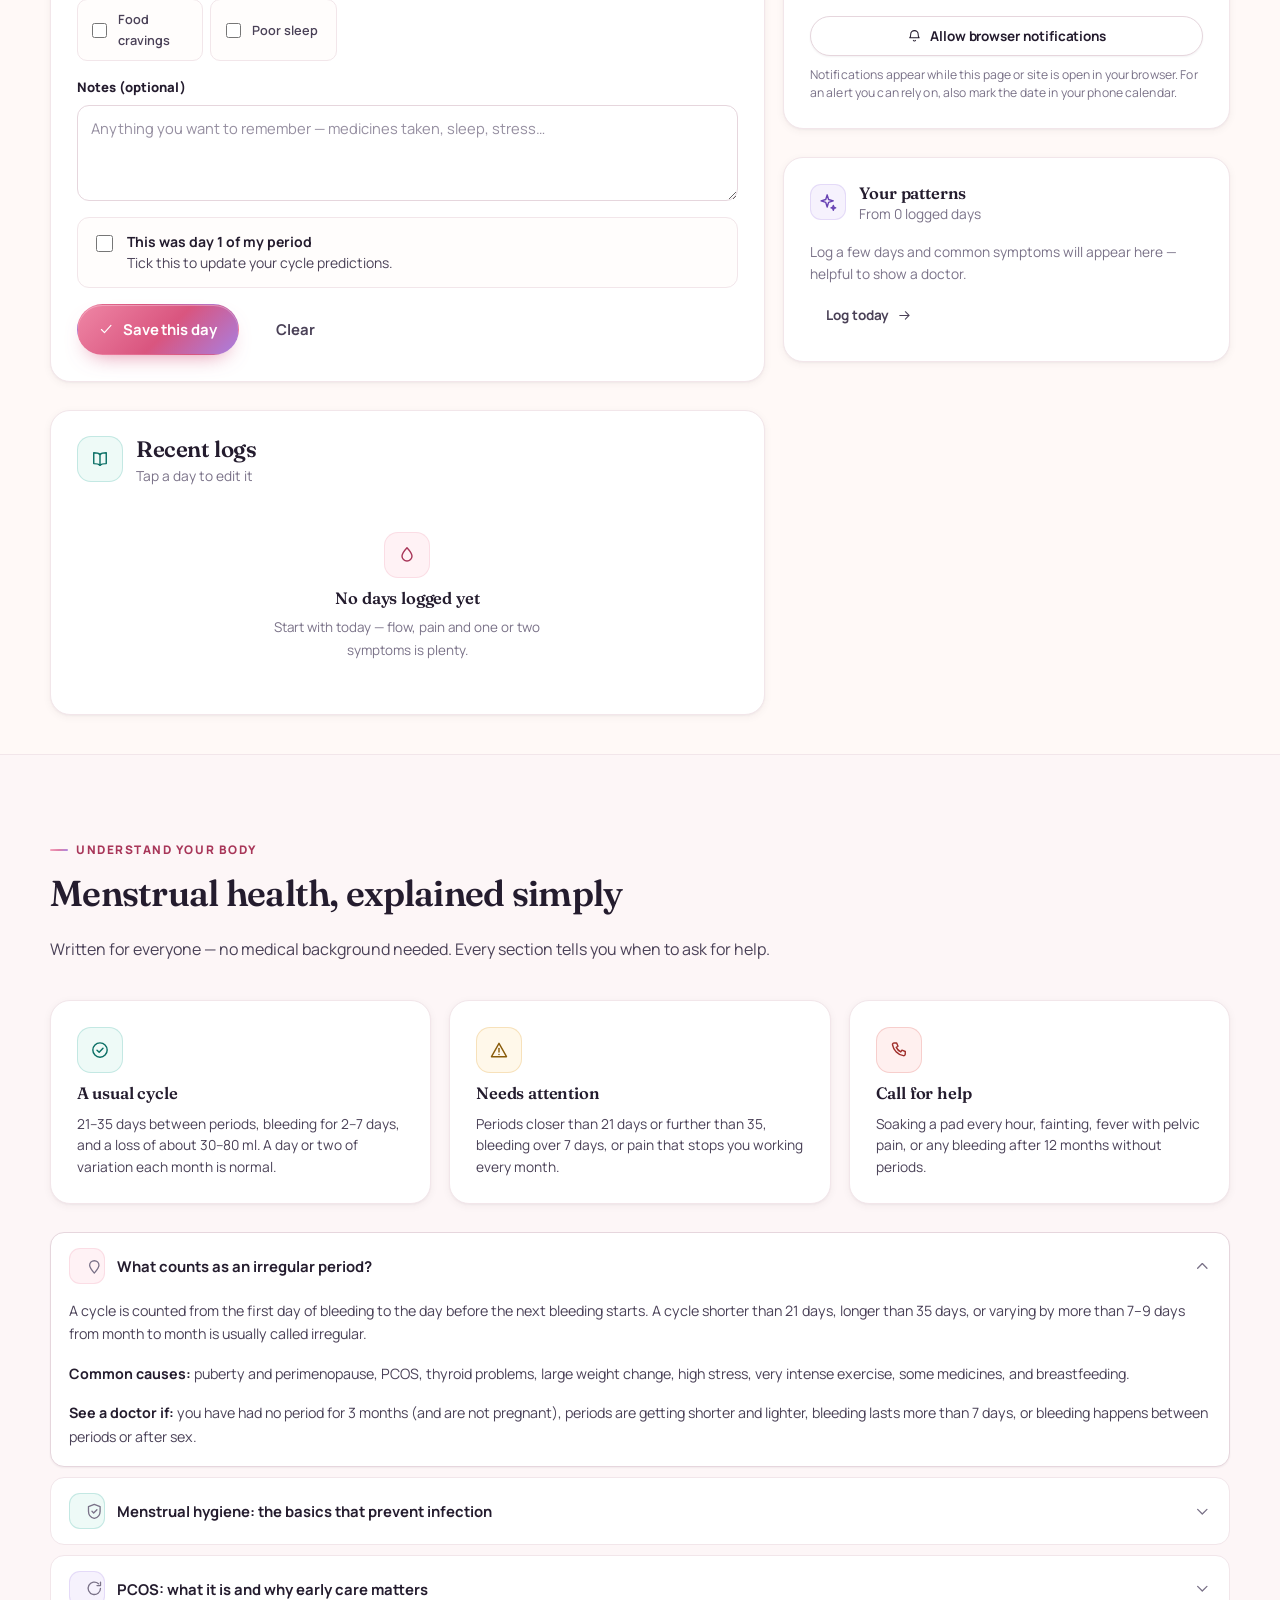
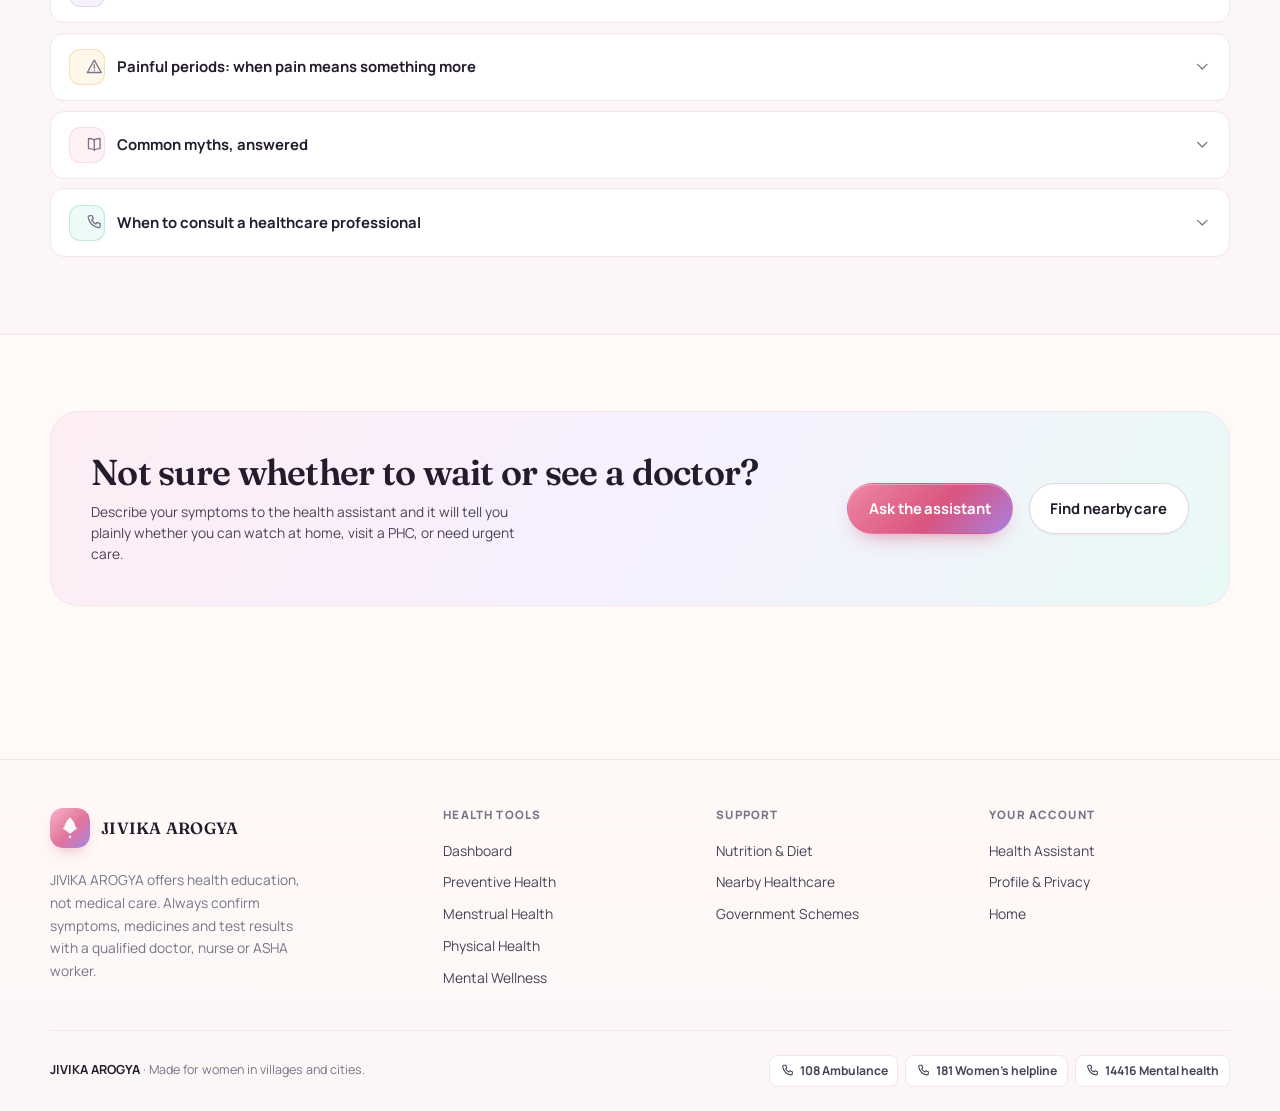
<file: menstrual.html>
<!doctype html>
<html lang="en" data-theme="light" data-text="md" data-contrast="normal">
<head>
  <meta charset="utf-8">
  <meta name="viewport" content="width=device-width, initial-scale=1">
  <title>Menstrual Health — JIVIKA AROGYA</title>
  <meta name="description" content="Track your period, predict your next cycle, log symptoms and learn about irregular periods, menstrual hygiene and PCOS in simple language.">
  <meta name="theme-color" content="#fff9f7">
  <link rel="icon" href="assets/img/favicon.svg" type="image/svg+xml">
  <link rel="preconnect" href="https://fonts.googleapis.com">
  <link rel="preconnect" href="https://fonts.gstatic.com" crossorigin>
  <link href="https://fonts.googleapis.com/css2?family=Fraunces:opsz,wght@9..144,400;9..144,500;9..144,600&family=Manrope:wght@400;500;600;700;800&display=swap" rel="stylesheet">
  <link rel="stylesheet" href="assets/css/styles.css">
  <link rel="stylesheet" href="assets/css/pages.css">
  <script>
    (function () {
      try {
        var p = JSON.parse(localStorage.getItem("jivika.profile") || "{}").a11y || {};
        var r = document.documentElement;
        r.setAttribute("data-theme", p.theme || "light");
        r.setAttribute("data-text", p.text || "md");
        r.setAttribute("data-contrast", p.contrast || "normal");
        var l = localStorage.getItem("jivika.lang");
        if (l) r.setAttribute("lang", l === "tcy" ? "kn" : l);
      } catch (e) { }
    })();
  </script>
</head>
<body data-page="menstrual">
  <a class="skip-link" href="#main">Skip to content</a>
  <div id="site-header"></div>

  <main id="main">
    <section class="page-hero">
      <div class="container">
        <div class="page-hero-row">
          <div>
            <div class="crumbs">
              <a href="index.html">Home</a>
              <svg class="ic" viewBox="0 0 24 24" aria-hidden="true"><path d="m9.5 6 6 6-6 6"/></svg>
              <span>Menstrual Health</span>
            </div>
            <h1 data-i18n="page.menstrual">Menstrual Health</h1>
            <p class="lede">Track your cycle, understand your symptoms, and learn what is normal — and what needs a doctor.</p>
          </div>
          <div class="row" style="flex:none">
            <a class="btn btn-secondary" href="#log">Log symptoms</a>
            <button class="btn btn-primary" id="startToday" type="button">
              <svg class="ic" viewBox="0 0 24 24" aria-hidden="true"><path d="M12 3.2c3.4 3.7 6 7 6 10a6 6 0 0 1-12 0c0-3 2.6-6.3 6-10Z"/></svg>
              Period started today
            </button>
          </div>
        </div>
        <div id="langNote" style="margin-top:1rem"></div>
      </div>
    </section>

    <section class="section-tight">
      <div class="container">
        <div class="callout warn" style="margin-bottom:1.25rem">
          <svg class="ic" viewBox="0 0 24 24" aria-hidden="true"><path d="M12 4 21 20H3Z"/><path d="M12 10v4.5"/><circle cx="12" cy="17.3" r=".9" fill="currentColor" stroke="none"/></svg>
          <p><strong>Cycle predictions are estimates.</strong> They are not a contraceptive method and cannot confirm or rule out pregnancy.
            If your period is late and there is a chance of pregnancy, take a test or visit your PHC.</p>
        </div>

        <div class="dash-grid">
          <div class="stack-lg">
            <div class="card card-lg card-pad" id="calCard"></div>

            <div class="card card-pad" id="log" style="scroll-margin-top:90px">
              <div class="card-head">
                <div class="icon-badge"><svg class="ic" viewBox="0 0 24 24" aria-hidden="true"><path d="M16.5 4.5 19.5 7.5 8.5 18.5H5.5v-3Z"/><path d="M14 7 17 10"/></svg></div>
                <div><h3>Log a day</h3><p>Flow, pain and symptoms — it helps you see patterns</p></div>
              </div>
              <form id="logForm">
                <div class="field-row">
                  <div class="field" style="margin-bottom:.6rem">
                    <label for="logDate">Date</label>
                    <input class="input" type="date" id="logDate" required>
                  </div>
                  <div class="field" style="margin-bottom:.6rem">
                    <label for="logFlow">Flow</label>
                    <select class="select" id="logFlow">
                      <option value="light">Light</option>
                      <option value="medium" selected>Medium</option>
                      <option value="heavy">Heavy</option>
                      <option value="none">No bleeding</option>
                    </select>
                  </div>
                </div>
                <div class="field" style="margin-bottom:.75rem">
                  <label for="logPain">Pain level: <span id="painValue" style="color:var(--pink-ink)">0</span> / 10</label>
                  <input type="range" id="logPain" min="0" max="10" value="0" step="1">
                  <span class="help">0 = no pain, 10 = worst pain you have felt</span>
                </div>
                <div class="field">
                  <span class="label">Symptoms</span>
                  <div class="symptom-pick" id="symptomPick"></div>
                </div>
                <div class="field">
                  <label for="logNotes">Notes (optional)</label>
                  <textarea class="textarea" id="logNotes" placeholder="Anything you want to remember — medicines taken, sleep, stress…"></textarea>
                </div>
                <label class="check" style="margin-bottom:1rem">
                  <input type="checkbox" id="logStart">
                  <span><strong>This was day 1 of my period</strong>
                    Tick this to update your cycle predictions.</span>
                </label>
                <div class="row">
                  <button class="btn btn-primary" type="submit">
                    <svg class="ic" viewBox="0 0 24 24" aria-hidden="true"><path d="m5 12.5 4.5 4.5L19 6.5"/></svg>
                    Save this day
                  </button>
                  <button class="btn btn-ghost" type="reset">Clear</button>
                </div>
              </form>
            </div>

            <div class="card card-pad" id="historyCard"></div>
          </div>

          <div class="stack-lg">
            <div class="card card-pad" id="summaryCard"></div>

            <div class="card card-pad" id="settingsCard">
              <div class="card-head">
                <div class="icon-badge lav sm"><svg class="ic" viewBox="0 0 24 24" aria-hidden="true"><circle cx="12" cy="12" r="8.6"/><path d="M12 7.5V12l3 2"/></svg></div>
                <div><h4 style="margin:0">My cycle settings</h4><p>Used for predictions</p></div>
              </div>
              <form id="settingsForm">
                <div class="field">
                  <label for="setLast">First day of last period</label>
                  <input class="input" type="date" id="setLast" required>
                </div>
                <div class="field-row">
                  <div class="field">
                    <label for="setCycle">Cycle length</label>
                    <input class="input" type="number" id="setCycle" min="18" max="60" step="1" required>
                    <span class="help">Days from day 1 to the next day 1 (usually 21–35)</span>
                  </div>
                  <div class="field">
                    <label for="setPeriod">Bleeding days</label>
                    <input class="input" type="number" id="setPeriod" min="1" max="12" step="1" required>
                  </div>
                </div>
                <button class="btn btn-primary btn-block" type="submit">Update predictions</button>
              </form>
            </div>

            <div class="card card-pad" id="reminderSettings"></div>

            <div class="card card-pad" id="insightsCard"></div>
          </div>
        </div>
      </div>
    </section>

    <!-- Education -->
    <section class="section" id="learn" style="background:var(--surface-3);border-block:1px solid var(--line)">
      <div class="container">
        <div class="section-head">
          <span class="eyebrow">Understand your body</span>
          <h2>Menstrual health, explained simply</h2>
          <p>Written for everyone — no medical background needed. Every section tells you when to ask for help.</p>
        </div>

        <div class="grid-3 keep" style="align-items:start;margin-bottom:1.75rem">
          <div class="card card-pad">
            <div class="icon-badge teal"><svg class="ic" viewBox="0 0 24 24" aria-hidden="true"><circle cx="12" cy="12" r="8.6"/><path d="m8.4 12.2 2.6 2.6 4.6-5"/></svg></div>
            <h4 style="margin-top:.7rem">A usual cycle</h4>
            <p class="small" style="margin:0">21–35 days between periods, bleeding for 2–7 days, and a loss of about 30–80 ml.
              A day or two of variation each month is normal.</p>
          </div>
          <div class="card card-pad">
            <div class="icon-badge amber"><svg class="ic" viewBox="0 0 24 24" aria-hidden="true"><path d="M12 4 21 20H3Z"/><path d="M12 10v4.5"/><circle cx="12" cy="17.3" r=".9" fill="currentColor" stroke="none"/></svg></div>
            <h4 style="margin-top:.7rem">Needs attention</h4>
            <p class="small" style="margin:0">Periods closer than 21 days or further than 35, bleeding over 7 days,
              or pain that stops you working every month.</p>
          </div>
          <div class="card card-pad">
            <div class="icon-badge danger"><svg class="ic" viewBox="0 0 24 24" aria-hidden="true"><path d="M6.2 3.5h3l1.6 4-2.1 1.4a11.5 11.5 0 0 0 5.4 5.4l1.4-2.1 4 1.6v3a2 2 0 0 1-2.2 2A16.5 16.5 0 0 1 4.2 5.7a2 2 0 0 1 2-2.2Z"/></svg></div>
            <h4 style="margin-top:.7rem">Call for help</h4>
            <p class="small" style="margin:0">Soaking a pad every hour, fainting, fever with pelvic pain,
              or any bleeding after 12 months without periods.</p>
          </div>
        </div>

        <div class="acc-group">
          <details class="acc" open>
            <summary><span class="icon-badge sm"><svg class="ic" viewBox="0 0 24 24" aria-hidden="true"><path d="M12 3.2c3.4 3.7 6 7 6 10a6 6 0 0 1-12 0c0-3 2.6-6.3 6-10Z"/></svg></span>
              What counts as an irregular period?<svg class="ic" viewBox="0 0 24 24" aria-hidden="true"><path d="m6 9.5 6 6 6-6"/></svg></summary>
            <div class="acc-body">
              <p>A cycle is counted from the first day of bleeding to the day before the next bleeding starts.
                A cycle shorter than 21 days, longer than 35 days, or varying by more than 7–9 days from month to month is
                usually called irregular.</p>
              <p><strong>Common causes:</strong> puberty and perimenopause, PCOS, thyroid problems, large weight change,
                high stress, very intense exercise, some medicines, and breastfeeding.</p>
              <p><strong>See a doctor if:</strong> you have had no period for 3 months (and are not pregnant), periods are
                getting shorter and lighter, bleeding lasts more than 7 days, or bleeding happens between periods
                or after sex.</p>
            </div>
          </details>

          <details class="acc">
            <summary><span class="icon-badge sm teal"><svg class="ic" viewBox="0 0 24 24" aria-hidden="true"><path d="M12 3 19.5 6v6c0 4.8-3.3 8.3-7.5 9.2C7.8 20.3 4.5 16.8 4.5 12V6Z"/><path d="m9 12 2.2 2.2 4.2-4.3"/></svg></span>
              Menstrual hygiene: the basics that prevent infection<svg class="ic" viewBox="0 0 24 24" aria-hidden="true"><path d="m6 9.5 6 6 6-6"/></svg></summary>
            <div class="acc-body">
              <ul>
                <li><strong>Pads:</strong> change every 4–6 hours, even on light days. Wash hands before and after.</li>
                <li><strong>Cloth pads:</strong> wash with soap and water, dry fully in direct sunlight, and use a separate
                  cloth each day. Never store a damp cloth folded.</li>
                <li><strong>Menstrual cup:</strong> empty every 8–12 hours, wash with clean water and mild soap, and boil for
                  5–10 minutes between cycles.</li>
                <li><strong>Tampons:</strong> change every 4–8 hours. Use the lowest absorbency needed. Do not leave one in for
                  more than 8 hours.</li>
                <li><strong>Washing:</strong> plain water on the outside is enough. The vagina cleans itself. Do not use soap,
                  perfume, antiseptic liquids or douching inside.</li>
                <li><strong>Disposal:</strong> wrap pads in paper and put them in a bin. Do not flush them — they block drains
                  and pollute water.</li>
              </ul>
              <div class="callout warn" style="margin-top:.75rem">
                <svg class="ic" viewBox="0 0 24 24" aria-hidden="true"><path d="M12 4 21 20H3Z"/><path d="M12 10v4.5"/><circle cx="12" cy="17.3" r=".9" fill="currentColor" stroke="none"/></svg>
                <p>Sudden fever with a rash, dizziness or a strong smell while using a tampon or cup needs urgent medical care.</p>
              </div>
            </div>
          </details>

          <details class="acc">
            <summary><span class="icon-badge sm lav"><svg class="ic" viewBox="0 0 24 24" aria-hidden="true"><path d="M20 12a8 8 0 1 1-2.6-5.9"/><path d="M20 4v4.5h-4.5"/></svg></span>
              PCOS: what it is and why early care matters<svg class="ic" viewBox="0 0 24 24" aria-hidden="true"><path d="m6 9.5 6 6 6-6"/></svg></summary>
            <div class="acc-body">
              <p>Polycystic ovary syndrome (PCOS) is a hormonal condition. Eggs may not release regularly, periods become
                irregular, and male-type hormones can rise. It affects roughly 1 in 5 women of reproductive age in India.</p>
              <p><strong>Common signs:</strong> periods more than 35 days apart or missing, acne, extra facial or body hair,
                hair thinning, weight gain around the belly, and difficulty becoming pregnant.</p>
              <p><strong>What helps:</strong> medical assessment (usually an ultrasound and blood tests), regular movement,
                steady meals with less refined sugar, good sleep, and treatment for specific concerns such as acne or
                fertility. There is no single "cure" — it is managed over time.</p>
              <p><strong>Do not:</strong> start hormonal tablets or "PCOS powders" on your own, especially without a diagnosis.
                Some supplements sold online can harm the liver.</p>
            </div>
          </details>

          <details class="acc">
            <summary><span class="icon-badge sm amber"><svg class="ic" viewBox="0 0 24 24" aria-hidden="true"><path d="M12 4 21 20H3Z"/><path d="M12 10v4.5"/><circle cx="12" cy="17.3" r=".9" fill="currentColor" stroke="none"/></svg></span>
              Painful periods: when pain means something more<svg class="ic" viewBox="0 0 24 24" aria-hidden="true"><path d="m6 9.5 6 6 6-6"/></svg></summary>
            <div class="acc-body">
              <p><strong>Common period pain</strong> starts a day or two before bleeding or on the first day, feels like cramping
                in the lower belly, and eases within 2–3 days. Heat, rest and simple pain relief usually help.</p>
              <p><strong>Pain that needs investigation:</strong> pain that gets worse every year, pain during sex, pain when
                passing stool, pain on one side, pain that continues after bleeding stops, or pain that does not respond to
                ordinary pain relief. Endometriosis and fibroids are common causes.</p>
              <p>Keep a simple record of dates and pain scores — the calendar on this page is enough. A doctor can act much
                faster with that information.</p>
            </div>
          </details>

          <details class="acc">
            <summary><span class="icon-badge sm"><svg class="ic" viewBox="0 0 24 24" aria-hidden="true"><path d="M12 6.5C10.5 5 8 4.5 4.5 4.5v13c3.5 0 6 .5 7.5 2 1.5-1.5 4-2 7.5-2v-13c-3.5 0-6 .5-7.5 2Z"/><path d="M12 6.5v13"/></svg></span>
              Common myths, answered<svg class="ic" viewBox="0 0 24 24" aria-hidden="true"><path d="m6 9.5 6 6 6-6"/></svg></summary>
            <div class="acc-body">
              <ul>
                <li><strong>"Do not bathe during periods."</strong> False. Warm water bathing reduces cramps and keeps you clean.</li>
                <li><strong>"Period blood is impure."</strong> False. It is blood and tissue from the uterus. No religious or
                  social rule makes a woman untouchable during her period.</li>
                <li><strong>"Severe pain is normal for women."</strong> Not always. Pain that disrupts work, school or sleep
                  deserves a medical review.</li>
                <li><strong>"You cannot get pregnant during periods."</strong> False. Sperm can survive several days, and cycle
                  timing varies.</li>
                <li><strong>"Iron tablets are only for anaemia."</strong> Iron should follow a test and a prescription, not a guess.</li>
              </ul>
            </div>
          </details>

          <details class="acc">
            <summary><span class="icon-badge sm teal"><svg class="ic" viewBox="0 0 24 24" aria-hidden="true"><path d="M6.2 3.5h3l1.6 4-2.1 1.4a11.5 11.5 0 0 0 5.4 5.4l1.4-2.1 4 1.6v3a2 2 0 0 1-2.2 2A16.5 16.5 0 0 1 4.2 5.7a2 2 0 0 1 2-2.2Z"/></svg></span>
              When to consult a healthcare professional<svg class="ic" viewBox="0 0 24 24" aria-hidden="true"><path d="m6 9.5 6 6 6-6"/></svg></summary>
            <div class="acc-body">
              <ul>
                <li>Soaking one pad per hour for 2 hours, or passing clots larger than a rupee coin repeatedly.</li>
                <li>Bleeding for more than 7 days, or bleeding between periods or after sex.</li>
                <li>No period for 3 months without pregnancy, or periods suddenly stopping after years of regularity.</li>
                <li>Pain so severe that you cannot stand, work or sleep.</li>
                <li>Fever, foul-smelling discharge, or severe lower abdominal pain.</li>
                <li>Any bleeding after 12 months without a period (after menopause).</li>
                <li>Bleeding during pregnancy, severe headache or swelling in pregnancy — go the same day.</li>
              </ul>
              <p style="margin-top:.7rem">Visit your PHC or Ayushman Arogya Mandir, or call <a href="tel:104">104</a> for
                advice. For emergencies call <a href="tel:108">108</a>.</p>
            </div>
          </details>
        </div>
      </div>
    </section>

    <section class="section">
      <div class="container">
        <div class="cta-band">
          <div>
            <h2 style="margin-bottom:.4rem">Not sure whether to wait or see a doctor?</h2>
            <p class="small" style="margin:0;max-width:54ch">Describe your symptoms to the health assistant and it will tell you
              plainly whether you can watch at home, visit a PHC, or need urgent care.</p>
          </div>
          <div class="row" style="flex:none">
            <a class="btn btn-primary" href="assistant.html">Ask the assistant</a>
            <a class="btn btn-secondary" href="healthcare.html">Find nearby care</a>
          </div>
        </div>
      </div>
    </section>
  </main>

  <div id="site-footer"></div>
  <div id="site-tabbar"></div>
  <div class="toast-wrap" id="toastWrap" role="status" aria-live="polite"></div>

  <script src="assets/js/i18n.js" defer></script>
  <script src="assets/js/icons.js" defer></script>
  <script src="assets/js/app.js" defer></script>
  <script src="assets/js/data-health.js" defer></script>
  <script src="assets/js/data-wellbeing.js" defer></script>
  <script src="assets/js/ui.js" defer></script>
  <script src="assets/js/menstrual.js" defer></script>
</body>
</html>
</file>
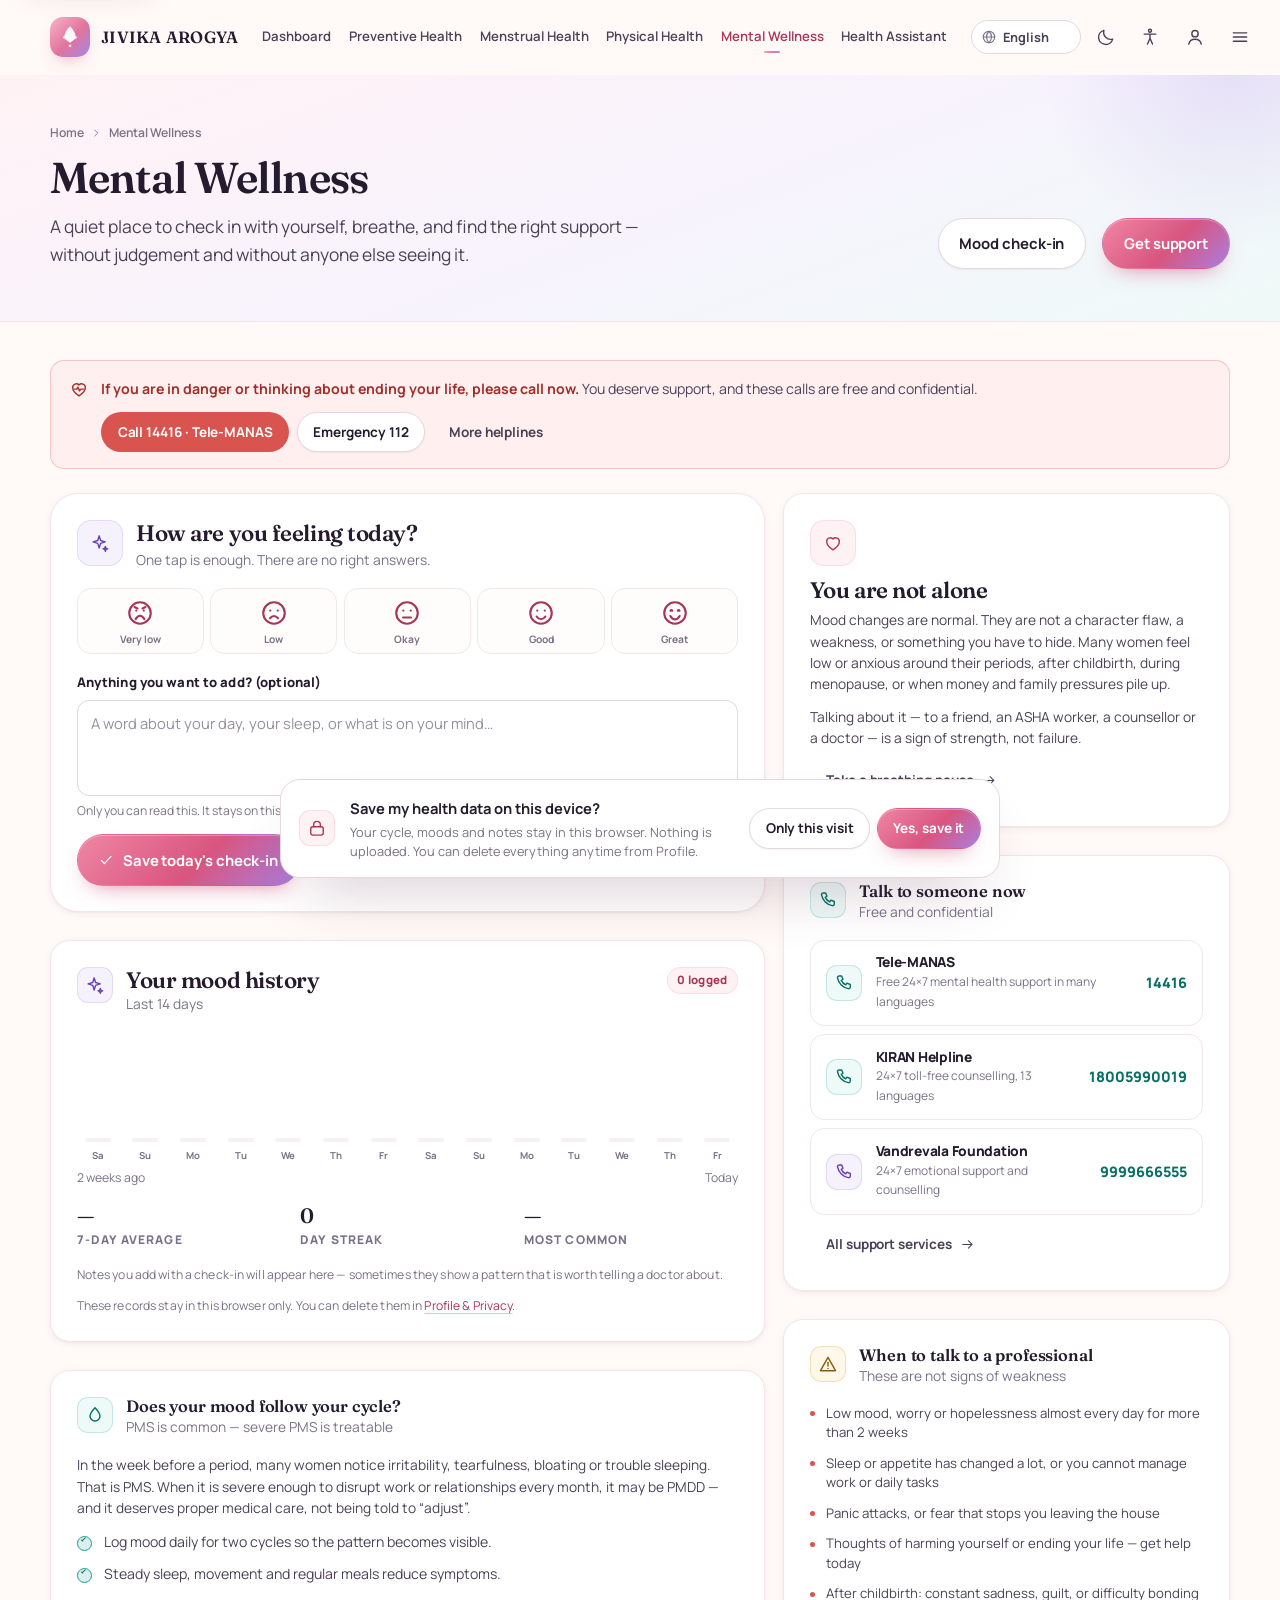
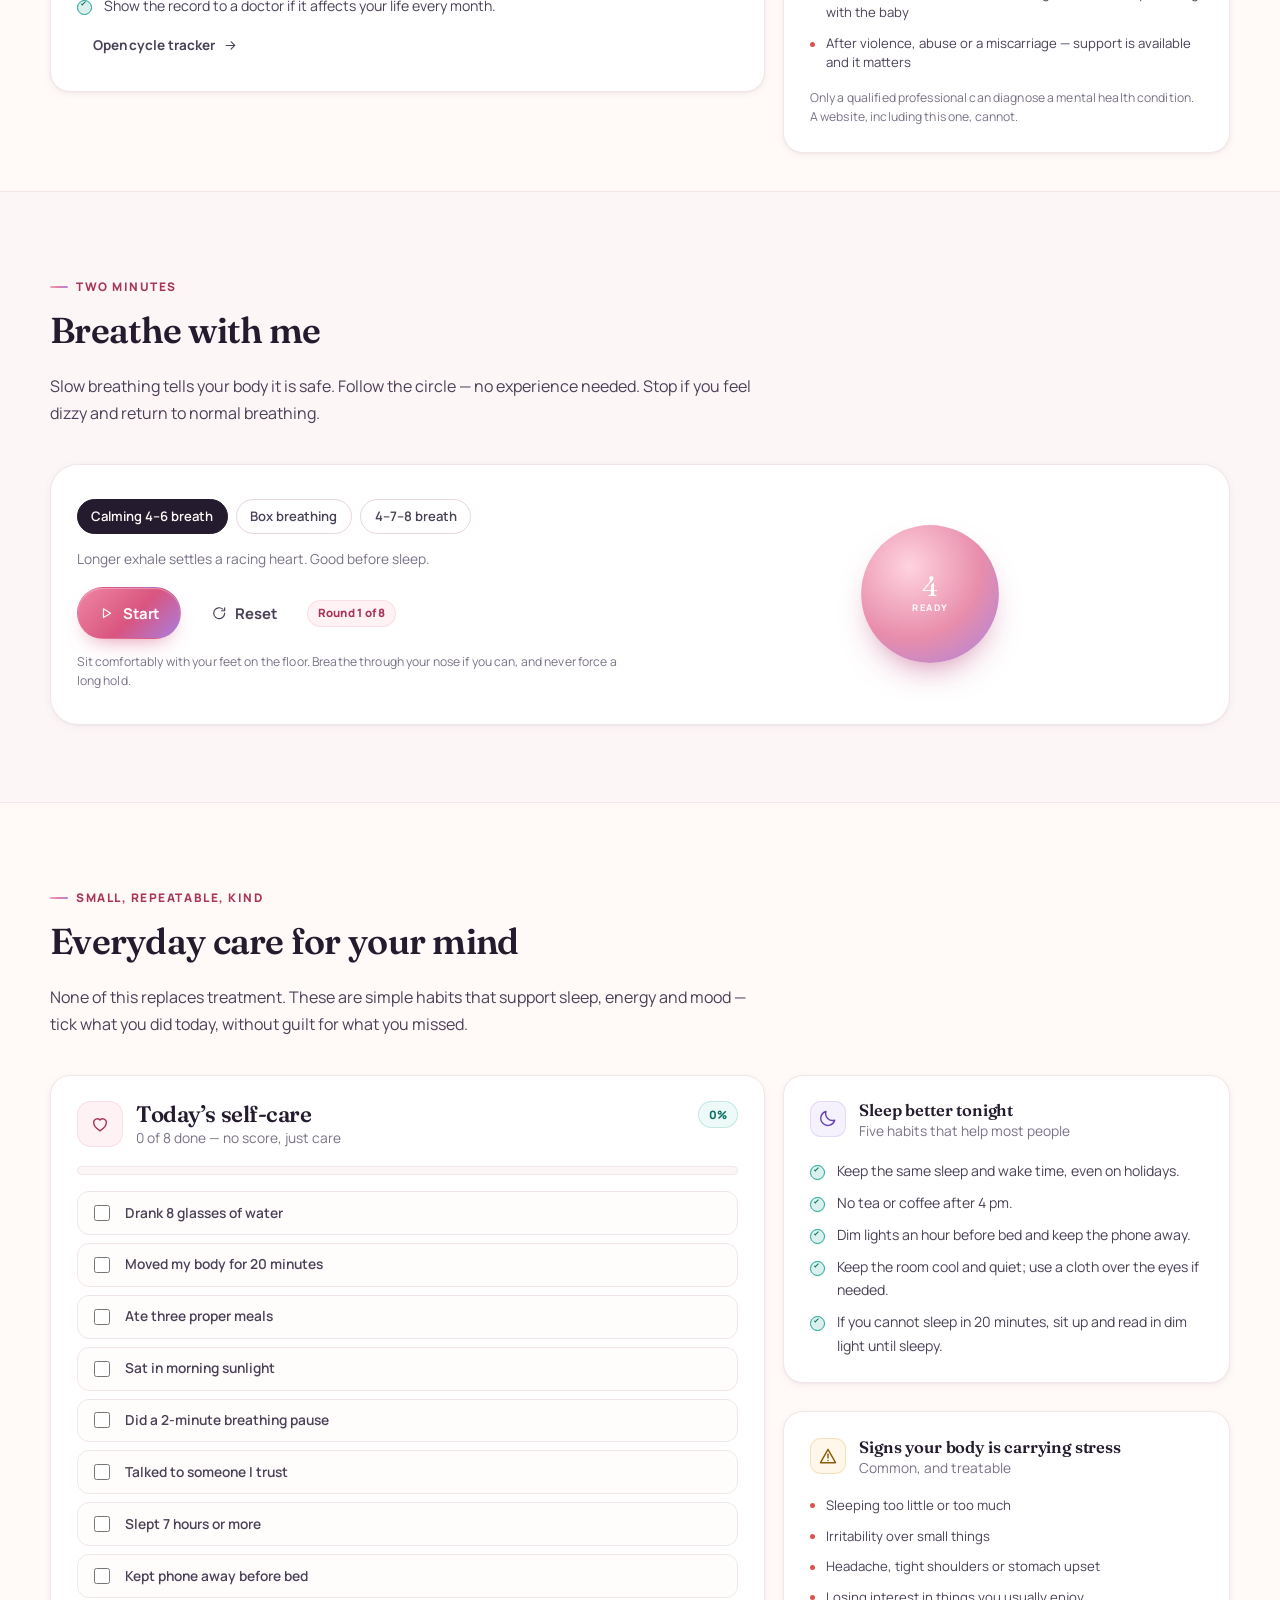
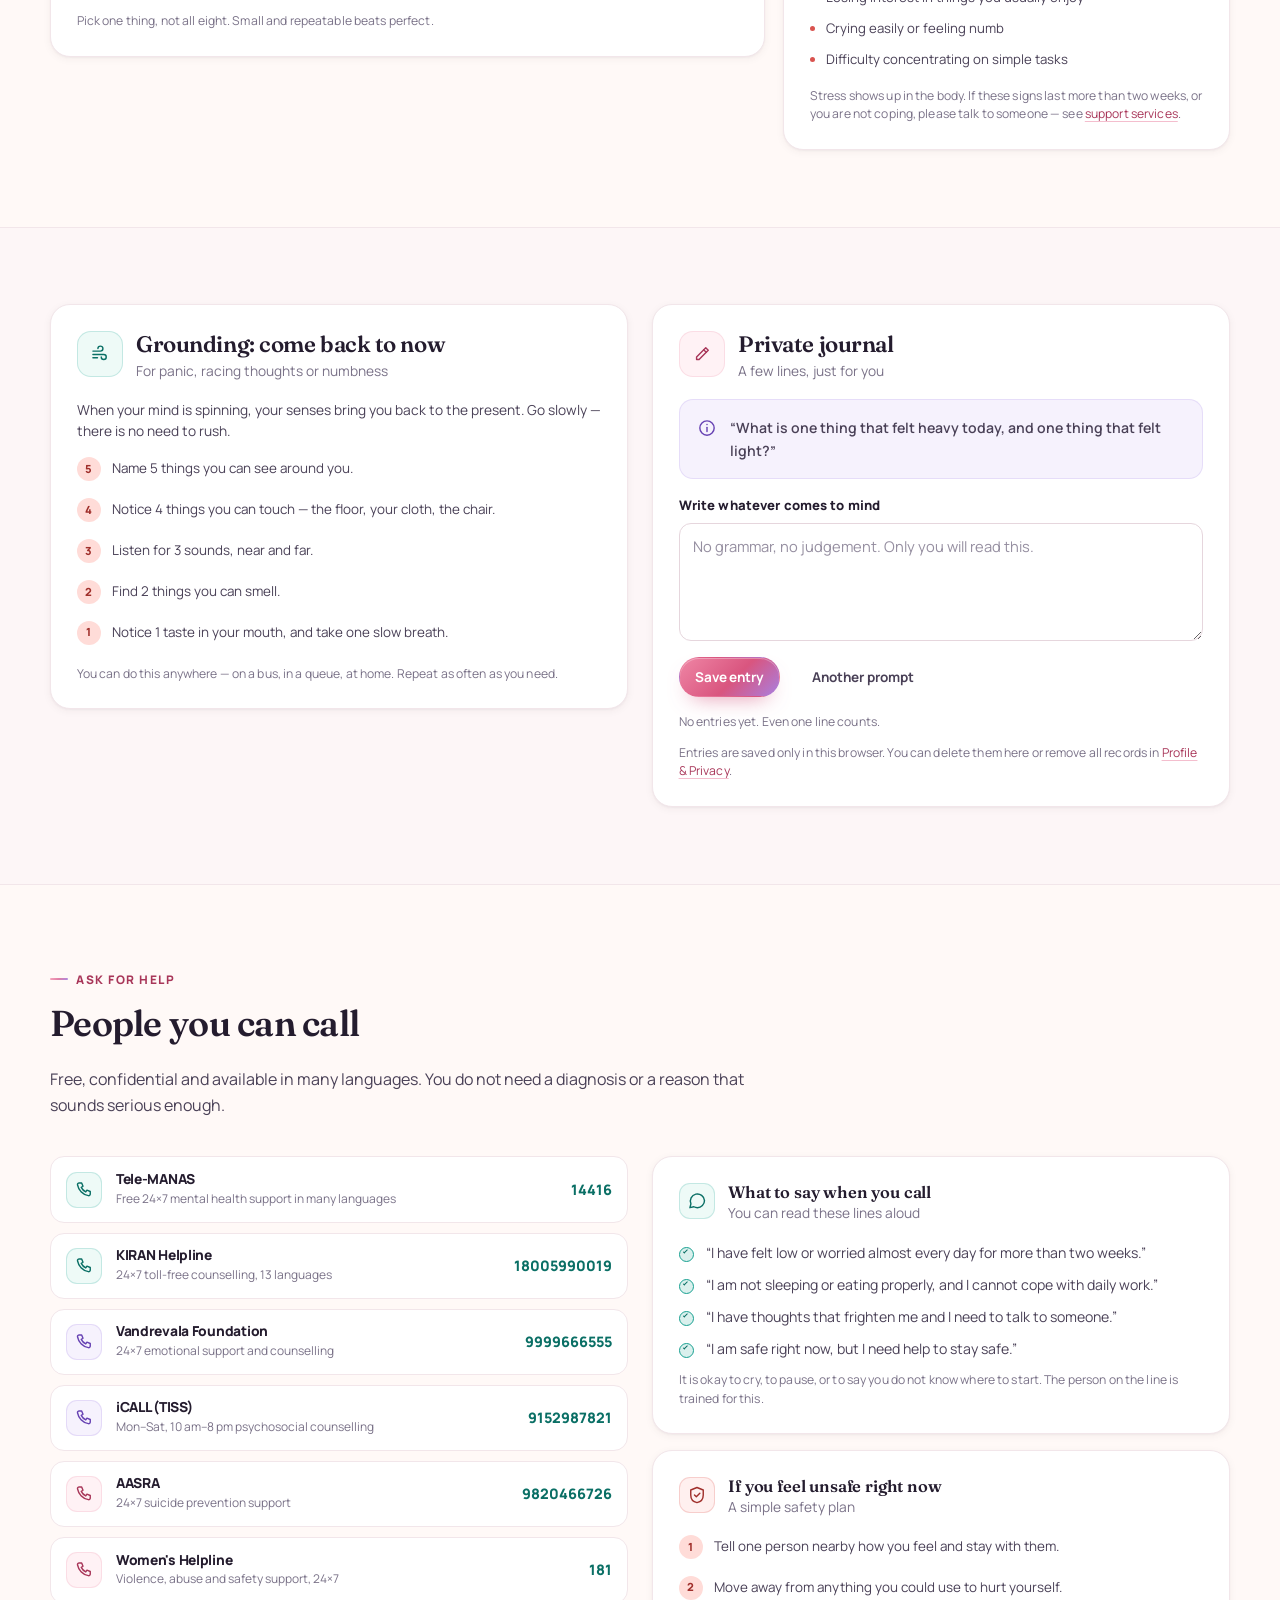
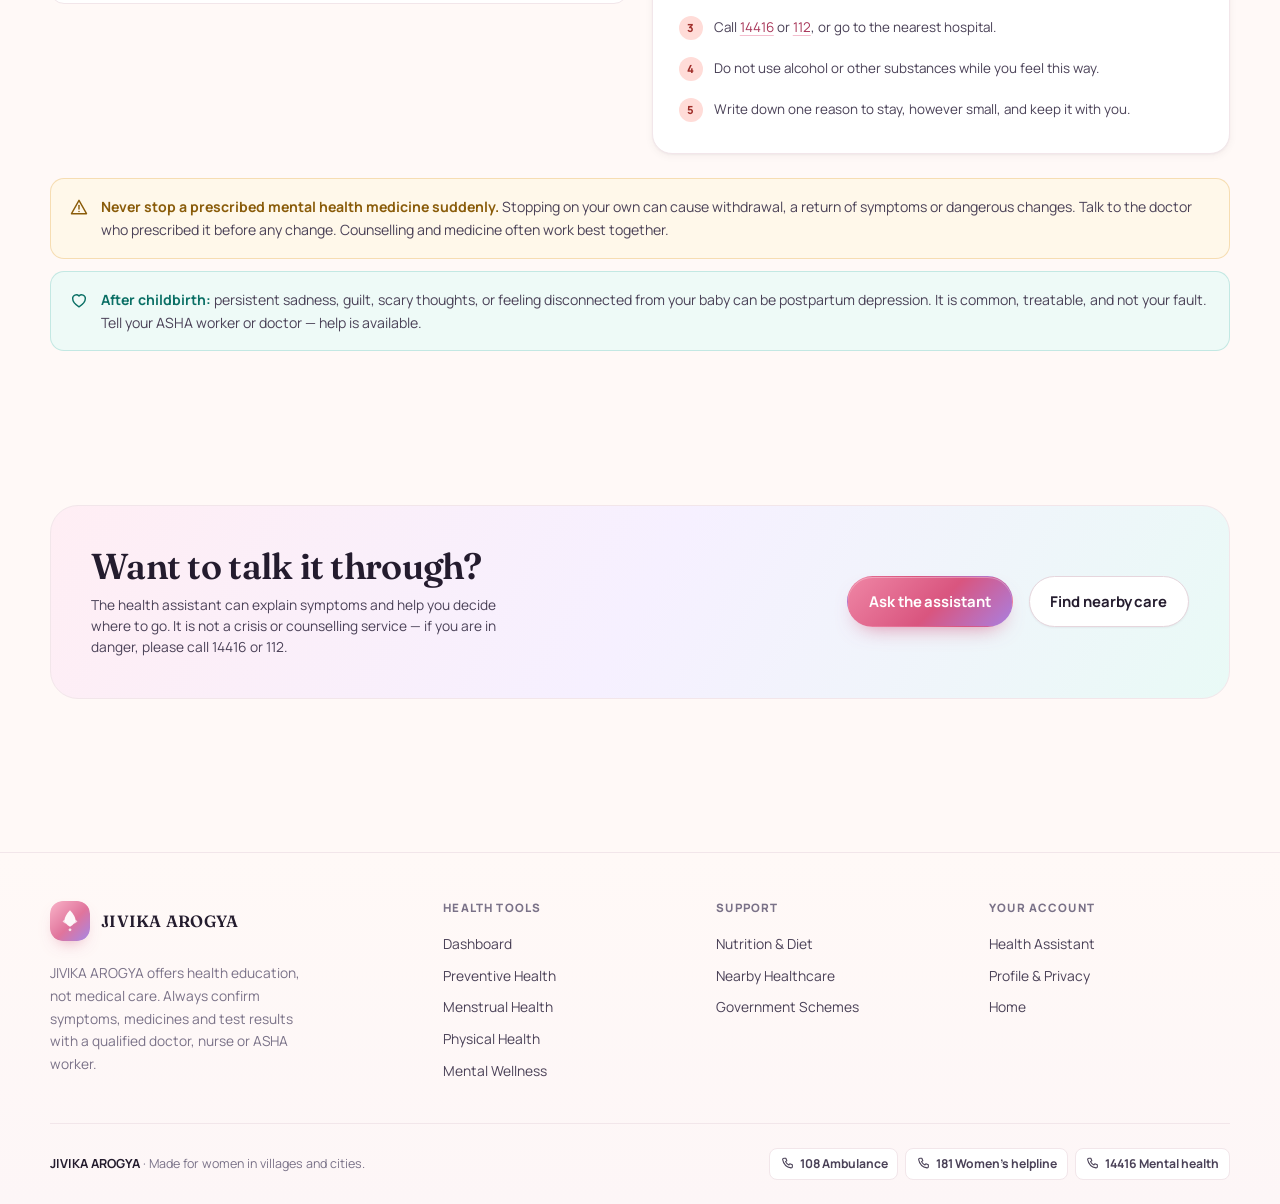
<file: mental.html>
<!doctype html>
<html lang="en" data-theme="light" data-text="md" data-contrast="normal">
<head>
  <meta charset="utf-8">
  <meta name="viewport" content="width=device-width, initial-scale=1">
  <title>Mental Wellness — JIVIKA AROGYA</title>
  <meta name="description" content="A private daily mood tracker, guided breathing, self-care routines, grounding exercises and trusted mental health helplines in simple language.">
  <meta name="theme-color" content="#fff9f7">
  <link rel="icon" href="assets/img/favicon.svg" type="image/svg+xml">
  <link rel="preconnect" href="https://fonts.googleapis.com">
  <link rel="preconnect" href="https://fonts.gstatic.com" crossorigin>
  <link href="https://fonts.googleapis.com/css2?family=Fraunces:opsz,wght@9..144,400;9..144,500;9..144,600&family=Manrope:wght@400;500;600;700;800&display=swap" rel="stylesheet">
  <link rel="stylesheet" href="assets/css/styles.css">
  <link rel="stylesheet" href="assets/css/pages.css">
  <script>
    (function () {
      try {
        var p = JSON.parse(localStorage.getItem("jivika.profile") || "{}").a11y || {};
        var r = document.documentElement;
        r.setAttribute("data-theme", p.theme || "light");
        r.setAttribute("data-text", p.text || "md");
        r.setAttribute("data-contrast", p.contrast || "normal");
        var l = localStorage.getItem("jivika.lang");
        if (l) r.setAttribute("lang", l === "tcy" ? "kn" : l);
      } catch (e) { }
    })();
  </script>
</head>
<body data-page="mental">
  <a class="skip-link" href="#main">Skip to content</a>
  <div id="site-header"></div>

  <main id="main">
    <section class="page-hero">
      <div class="container">
        <div class="page-hero-row">
          <div>
            <div class="crumbs">
              <a href="index.html">Home</a>
              <svg class="ic" viewBox="0 0 24 24" aria-hidden="true"><path d="m9.5 6 6 6-6 6"/></svg>
              <span>Mental Wellness</span>
            </div>
            <h1 data-i18n="page.mental">Mental Wellness</h1>
            <p class="lede">A quiet place to check in with yourself, breathe, and find the right support —
              without judgement and without anyone else seeing it.</p>
          </div>
          <div class="row" style="flex:none">
            <a class="btn btn-secondary" href="#checkin">Mood check-in</a>
            <a class="btn btn-primary" href="#support">Get support</a>
          </div>
        </div>
        <div id="langNote" style="margin-top:1rem"></div>
      </div>
    </section>

    <section class="section-tight">
      <div class="container">
        <div class="callout danger" style="margin-bottom:1.5rem">
          <svg class="ic" viewBox="0 0 24 24" aria-hidden="true"><path d="M12 20.2s-7.6-4.6-7.6-9.9A4.4 4.4 0 0 1 12 7.1a4.4 4.4 0 0 1 7.6 3.2c0 5.3-7.6 9.9-7.6 9.9Z"/><path d="M6.6 12.1h2.8l1.3-2.4 2 4.6 1.4-2.2h3.3"/></svg>
          <div>
            <p><strong>If you are in danger or thinking about ending your life, please call now.</strong>
              You deserve support, and these calls are free and confidential.</p>
            <div class="row" style="gap:.5rem;margin-top:.7rem">
              <a class="btn btn-danger btn-sm" href="tel:14416">Call 14416 · Tele-MANAS</a>
              <a class="btn btn-secondary btn-sm" href="tel:112">Emergency 112</a>
              <a class="btn btn-ghost btn-sm" href="#support">More helplines</a>
            </div>
          </div>
        </div>

        <div class="dash-grid">
          <div class="stack-lg">
            <div class="card card-pad card-lg" id="checkin" style="scroll-margin-top:90px">
              <div class="card-head">
                <div class="icon-badge lav">
                  <svg class="ic" viewBox="0 0 24 24" aria-hidden="true"><path d="M11 3.4 12.7 9l5.6 1.7-5.6 1.7L11 18l-1.7-5.6L3.7 10.7 9.3 9Z"/><path d="m18.4 16.2.7 2.1 2.1.7-2.1.7-.7 2.1-.7-2.1-2.1-.7 2.1-.7Z"/></svg>
                </div>
                <div>
                  <h3>How are you feeling today?</h3>
                  <p>One tap is enough. There are no right answers.</p>
                </div>
              </div>
              <div class="mood-row" id="moodRow" role="group" aria-label="Choose how you feel today"></div>
              <div class="field" style="margin-top:1.15rem;margin-bottom:.9rem">
                <label for="moodNote">Anything you want to add? (optional)</label>
                <textarea class="textarea" id="moodNote" maxlength="240" placeholder="A word about your day, your sleep, or what is on your mind…"></textarea>
                <span class="help">Only you can read this. It stays on this device.</span>
              </div>
              <div class="row">
                <button class="btn btn-primary" type="button" id="saveMood">
                  <svg class="ic" viewBox="0 0 24 24" aria-hidden="true"><path d="m5 12.5 4.5 4.5L19 6.5"/></svg>
                  Save today's check-in
                </button>
                <span class="tiny muted" id="moodSaved"></span>
              </div>
            </div>

            <div class="card card-pad" id="moodHistory"></div>

            <div class="card card-pad">
              <div class="card-head">
                <div class="icon-badge teal sm">
                  <svg class="ic" viewBox="0 0 24 24" aria-hidden="true"><path d="M12 3.2c3.4 3.7 6 7 6 10a6 6 0 0 1-12 0c0-3 2.6-6.3 6-10Z"/></svg>
                </div>
                <div><h4 style="margin:0">Does your mood follow your cycle?</h4><p>PMS is common — severe PMS is treatable</p></div>
              </div>
              <p class="small" style="margin:0">In the week before a period, many women notice irritability, tearfulness,
                bloating or trouble sleeping. That is PMS. When it is severe enough to disrupt work or relationships
                every month, it may be PMDD — and it deserves proper medical care, not being told to “adjust”.</p>
              <ul class="bullet-check" style="margin-top:.7rem">
                <li>Log mood daily for two cycles so the pattern becomes visible.</li>
                <li>Steady sleep, movement and regular meals reduce symptoms.</li>
                <li>Show the record to a doctor if it affects your life every month.</li>
              </ul>
              <a class="btn btn-ghost btn-sm" href="menstrual.html" style="margin-top:.5rem">Open cycle tracker
                <svg class="ic" viewBox="0 0 24 24" aria-hidden="true"><path d="M5 12h14M13 6l6 6-6 6"/></svg></a>
            </div>
          </div>

          <div class="stack-lg">
            <div class="card card-pad">
              <div class="icon-badge"><svg class="ic" viewBox="0 0 24 24" aria-hidden="true"><path d="M12 20.2s-7.6-4.6-7.6-9.9A4.4 4.4 0 0 1 12 7.1a4.4 4.4 0 0 1 7.6 3.2c0 5.3-7.6 9.9-7.6 9.9Z"/></svg></div>
              <h3 style="margin:.7rem 0 .4rem">You are not alone</h3>
              <p class="small" style="margin:0">Mood changes are normal. They are not a character flaw, a weakness, or
                something you have to hide. Many women feel low or anxious around their periods, after childbirth,
                during menopause, or when money and family pressures pile up.</p>
              <p class="small" style="margin:.7rem 0 0">Talking about it — to a friend, an ASHA worker, a counsellor or a
                doctor — is a sign of strength, not failure.</p>
              <a class="btn btn-ghost btn-sm" href="#breathe" style="margin-top:.75rem">Take a breathing pause
                <svg class="ic" viewBox="0 0 24 24" aria-hidden="true"><path d="M5 12h14M13 6l6 6-6 6"/></svg></a>
            </div>

            <div class="card card-pad" id="quickSupport"></div>

            <div class="card card-pad">
              <div class="card-head">
                <div class="icon-badge amber sm"><svg class="ic" viewBox="0 0 24 24" aria-hidden="true"><path d="M12 4 21 20H3Z"/><path d="M12 10v4.5"/><circle cx="12" cy="17.3" r=".9" fill="currentColor" stroke="none"/></svg></div>
                <div><h4 style="margin:0">When to talk to a professional</h4><p>These are not signs of weakness</p></div>
              </div>
              <ul class="flag-list">
                <li>Low mood, worry or hopelessness almost every day for more than 2 weeks</li>
                <li>Sleep or appetite has changed a lot, or you cannot manage work or daily tasks</li>
                <li>Panic attacks, or fear that stops you leaving the house</li>
                <li>Thoughts of harming yourself or ending your life — get help today</li>
                <li>After childbirth: constant sadness, guilt, or difficulty bonding with the baby</li>
                <li>After violence, abuse or a miscarriage — support is available and it matters</li>
              </ul>
              <p class="tiny muted" style="margin-top:.7rem">Only a qualified professional can diagnose a mental health
                condition. A website, including this one, cannot.</p>
            </div>
          </div>
        </div>
      </div>
    </section>

    <!-- Breathing -->
    <section class="section" id="breathe" style="background:var(--surface-3);border-block:1px solid var(--line);scroll-margin-top:80px">
      <div class="container">
        <div class="section-head">
          <span class="eyebrow">Two minutes</span>
          <h2>Breathe with me</h2>
          <p>Slow breathing tells your body it is safe. Follow the circle — no experience needed.
            Stop if you feel dizzy and return to normal breathing.</p>
        </div>

        <div class="card card-pad card-lg">
          <div class="grid-2" style="align-items:center;gap:2rem">
            <div>
              <div class="chip-row" id="breathChips" role="group" aria-label="Choose a breathing pattern"></div>
              <p id="breathNote" class="small muted" style="margin-top:.9rem"></p>
              <div class="row" style="margin-top:1.1rem;gap:.5rem">
                <button class="btn btn-primary" type="button" id="breathStart">
                  <svg class="ic" viewBox="0 0 24 24" aria-hidden="true"><path d="M8 5.5v13l10-6.5Z"/></svg>
                  Start
                </button>
                <button class="btn btn-ghost" type="button" id="breathReset">
                  <svg class="ic" viewBox="0 0 24 24" aria-hidden="true"><path d="M20 12a8 8 0 1 1-2.6-5.9"/><path d="M20 4v4.5h-4.5"/></svg>
                  Reset
                </button>
                <span class="badge" id="breathRound" aria-live="polite">Round 1 of 8</span>
              </div>
              <p class="tiny muted" style="margin-top:.9rem">Sit comfortably with your feet on the floor. Breathe through
                your nose if you can, and never force a long hold.</p>
            </div>
            <div class="breath-stage">
              <div class="breath-orb" id="breathOrb">
                <div>
                  <div class="b-count" id="breathCount">4</div>
                  <div class="b-label" id="breathLabel">Ready</div>
                </div>
              </div>
            </div>
          </div>
        </div>
      </div>
    </section>

    <!-- Daily care -->
    <section class="section">
      <div class="container">
        <div class="section-head">
          <span class="eyebrow">Small, repeatable, kind</span>
          <h2>Everyday care for your mind</h2>
          <p>None of this replaces treatment. These are simple habits that support sleep, energy and mood —
            tick what you did today, without guilt for what you missed.</p>
        </div>

        <div class="dash-grid">
          <div class="card card-pad" id="selfcareCard"></div>

          <div class="stack-lg">
            <div class="card card-pad">
              <div class="card-head">
                <div class="icon-badge lav sm"><svg class="ic" viewBox="0 0 24 24" aria-hidden="true"><path d="M20 13.5A8.5 8.5 0 0 1 9.5 3a8.5 8.5 0 1 0 10.5 10.5Z"/></svg></div>
                <div><h4 style="margin:0">Sleep better tonight</h4><p>Five habits that help most people</p></div>
              </div>
              <ul class="bullet-check" id="sleepList"></ul>
            </div>

            <div class="card card-pad">
              <div class="card-head">
                <div class="icon-badge amber sm"><svg class="ic" viewBox="0 0 24 24" aria-hidden="true"><path d="M12 4 21 20H3Z"/><path d="M12 10v4.5"/><circle cx="12" cy="17.3" r=".9" fill="currentColor" stroke="none"/></svg></div>
                <div><h4 style="margin:0">Signs your body is carrying stress</h4><p>Common, and treatable</p></div>
              </div>
              <ul class="flag-list" id="stressList"></ul>
              <p class="tiny muted" style="margin-top:.75rem">Stress shows up in the body. If these signs last more than
                two weeks, or you are not coping, please talk to someone — see
                <a href="#support">support services</a>.</p>
            </div>
          </div>
        </div>
      </div>
    </section>

    <!-- Grounding + journal -->
    <section class="section" style="background:var(--surface-3);border-block:1px solid var(--line)">
      <div class="container">
        <div class="grid-2" style="align-items:start;gap:1.5rem">
          <div class="card card-pad">
            <div class="card-head">
              <div class="icon-badge teal"><svg class="ic" viewBox="0 0 24 24" aria-hidden="true"><path d="M3.5 8.5h9a3 3 0 1 0-3-3"/><path d="M3.5 12.5h13a3 3 0 1 1-3 3"/><path d="M3.5 16.5h5.5"/></svg></div>
              <div><h3>Grounding: come back to now</h3><p>For panic, racing thoughts or numbness</p></div>
            </div>
            <p class="small">When your mind is spinning, your senses bring you back to the present. Go slowly —
              there is no need to rush.</p>
            <ol class="firstaid-steps" id="groundingList" style="margin-top:1rem"></ol>
            <p class="tiny muted" style="margin-top:.9rem">You can do this anywhere — on a bus, in a queue, at home.
              Repeat as often as you need.</p>
          </div>

          <div class="card card-pad">
            <div class="card-head">
              <div class="icon-badge"><svg class="ic" viewBox="0 0 24 24" aria-hidden="true"><path d="M16.5 4.5 19.5 7.5 8.5 18.5H5.5v-3Z"/><path d="M14 7 17 10"/></svg></div>
              <div><h3>Private journal</h3><p>A few lines, just for you</p></div>
            </div>
            <div class="callout" style="margin-bottom:1rem">
              <svg class="ic" viewBox="0 0 24 24" aria-hidden="true"><circle cx="12" cy="12" r="8.6"/><path d="M12 11.2v5"/><circle cx="12" cy="7.9" r=".9" fill="currentColor" stroke="none"/></svg>
              <p id="journalPrompt" style="font-weight:600"></p>
            </div>
            <div class="field">
              <label for="journalText">Write whatever comes to mind</label>
              <textarea class="textarea" id="journalText" rows="4" placeholder="No grammar, no judgement. Only you will read this."></textarea>
            </div>
            <div class="row">
              <button class="btn btn-primary btn-sm" type="button" id="journalSave">Save entry</button>
              <button class="btn btn-ghost btn-sm" type="button" id="journalNew">Another prompt</button>
            </div>
            <div id="journalList" style="margin-top:1rem"></div>
            <p class="tiny muted" style="margin-top:.75rem">Entries are saved only in this browser. You can delete them
              here or remove all records in <a href="profile.html">Profile &amp; Privacy</a>.</p>
          </div>
        </div>
      </div>
    </section>

    <!-- Support -->
    <section class="section" id="support" style="scroll-margin-top:80px">
      <div class="container">
        <div class="section-head">
          <span class="eyebrow">Ask for help</span>
          <h2>People you can call</h2>
          <p>Free, confidential and available in many languages. You do not need a diagnosis or a reason
            that sounds serious enough.</p>
        </div>

        <div class="grid-2" style="align-items:start;gap:1.5rem">
          <div class="grid" id="supportGrid" style="gap:.6rem"></div>

          <div class="stack">
            <div class="card card-pad">
              <div class="card-head">
                <div class="icon-badge teal sm"><svg class="ic" viewBox="0 0 24 24" aria-hidden="true"><path d="M21 11.5a8.5 8.5 0 0 1-8.5 8.5c-1.6 0-3-.4-4.3-1.1L3.5 20l1.2-4.6A8.5 8.5 0 1 1 21 11.5Z"/></svg></div>
                <div><h4 style="margin:0">What to say when you call</h4><p>You can read these lines aloud</p></div>
              </div>
              <ul class="bullet-check">
                <li>“I have felt low or worried almost every day for more than two weeks.”</li>
                <li>“I am not sleeping or eating properly, and I cannot cope with daily work.”</li>
                <li>“I have thoughts that frighten me and I need to talk to someone.”</li>
                <li>“I am safe right now, but I need help to stay safe.”</li>
              </ul>
              <p class="tiny muted" style="margin-top:.7rem">It is okay to cry, to pause, or to say you do not know
                where to start. The person on the line is trained for this.</p>
            </div>

            <div class="card card-pad">
              <div class="card-head">
                <div class="icon-badge danger sm"><svg class="ic" viewBox="0 0 24 24" aria-hidden="true"><path d="M12 3 19.5 6v6c0 4.8-3.3 8.3-7.5 9.2C7.8 20.3 4.5 16.8 4.5 12V6Z"/><path d="m9 12 2.2 2.2 4.2-4.3"/></svg></div>
                <div><h4 style="margin:0">If you feel unsafe right now</h4><p>A simple safety plan</p></div>
              </div>
              <ol class="firstaid-steps">
                <li class="firstaid-step"><span class="n">1</span><p>Tell one person nearby how you feel and stay with them.</p></li>
                <li class="firstaid-step"><span class="n">2</span><p>Move away from anything you could use to hurt yourself.</p></li>
                <li class="firstaid-step"><span class="n">3</span><p>Call <a href="tel:14416">14416</a> or <a href="tel:112">112</a>, or go to the nearest hospital.</p></li>
                <li class="firstaid-step"><span class="n">4</span><p>Do not use alcohol or other substances while you feel this way.</p></li>
                <li class="firstaid-step"><span class="n">5</span><p>Write down one reason to stay, however small, and keep it with you.</p></li>
              </ol>
            </div>
          </div>
        </div>

        <div class="callout warn" style="margin-top:1.5rem">
          <svg class="ic" viewBox="0 0 24 24" aria-hidden="true"><path d="M12 4 21 20H3Z"/><path d="M12 10v4.5"/><circle cx="12" cy="17.3" r=".9" fill="currentColor" stroke="none"/></svg>
          <p><strong>Never stop a prescribed mental health medicine suddenly.</strong> Stopping on your own can cause
            withdrawal, a return of symptoms or dangerous changes. Talk to the doctor who prescribed it before any change.
            Counselling and medicine often work best together.</p>
        </div>

        <div class="callout info" style="margin-top:.75rem">
          <svg class="ic" viewBox="0 0 24 24" aria-hidden="true"><path d="M12 20.2s-7.6-4.6-7.6-9.9A4.4 4.4 0 0 1 12 7.1a4.4 4.4 0 0 1 7.6 3.2c0 5.3-7.6 9.9-7.6 9.9Z"/></svg>
          <p><strong>After childbirth:</strong> persistent sadness, guilt, scary thoughts, or feeling disconnected from your
            baby can be postpartum depression. It is common, treatable, and not your fault. Tell your ASHA worker or doctor —
            help is available.</p>
        </div>
      </div>
    </section>

    <section class="section">
      <div class="container">
        <div class="cta-band">
          <div>
            <h2 style="margin-bottom:.4rem">Want to talk it through?</h2>
            <p class="small" style="margin:0;max-width:54ch">The health assistant can explain symptoms and help you decide
              where to go. It is not a crisis or counselling service — if you are in danger, please call 14416 or 112.</p>
          </div>
          <div class="row" style="flex:none">
            <a class="btn btn-primary" href="assistant.html">Ask the assistant</a>
            <a class="btn btn-secondary" href="healthcare.html">Find nearby care</a>
          </div>
        </div>
      </div>
    </section>
  </main>

  <div id="site-footer"></div>
  <div id="site-tabbar"></div>
  <div class="toast-wrap" id="toastWrap" role="status" aria-live="polite"></div>

  <script src="assets/js/i18n.js" defer></script>
  <script src="assets/js/icons.js" defer></script>
  <script src="assets/js/app.js" defer></script>
  <script src="assets/js/data-health.js" defer></script>
  <script src="assets/js/data-wellbeing.js" defer></script>
  <script src="assets/js/ui.js" defer></script>
  <script src="assets/js/mental.js" defer></script>
</body>
</html>
</file>
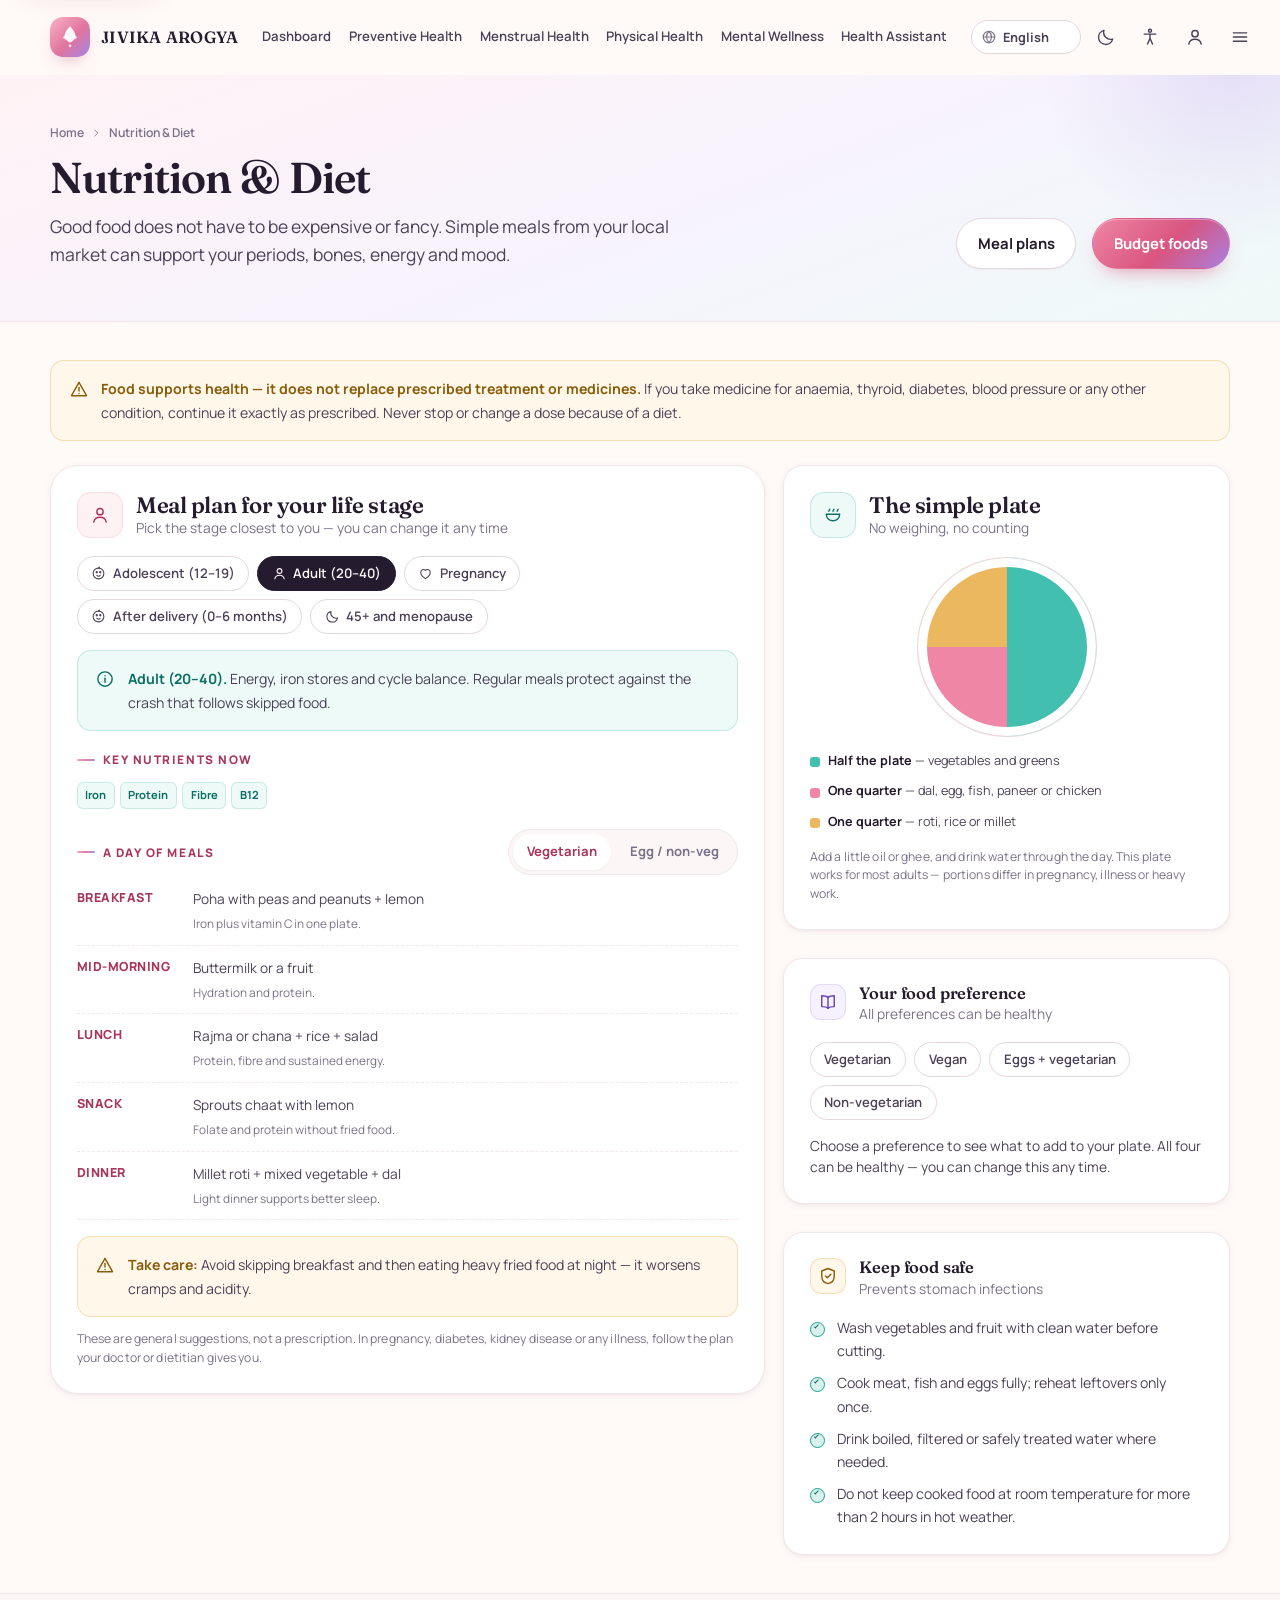
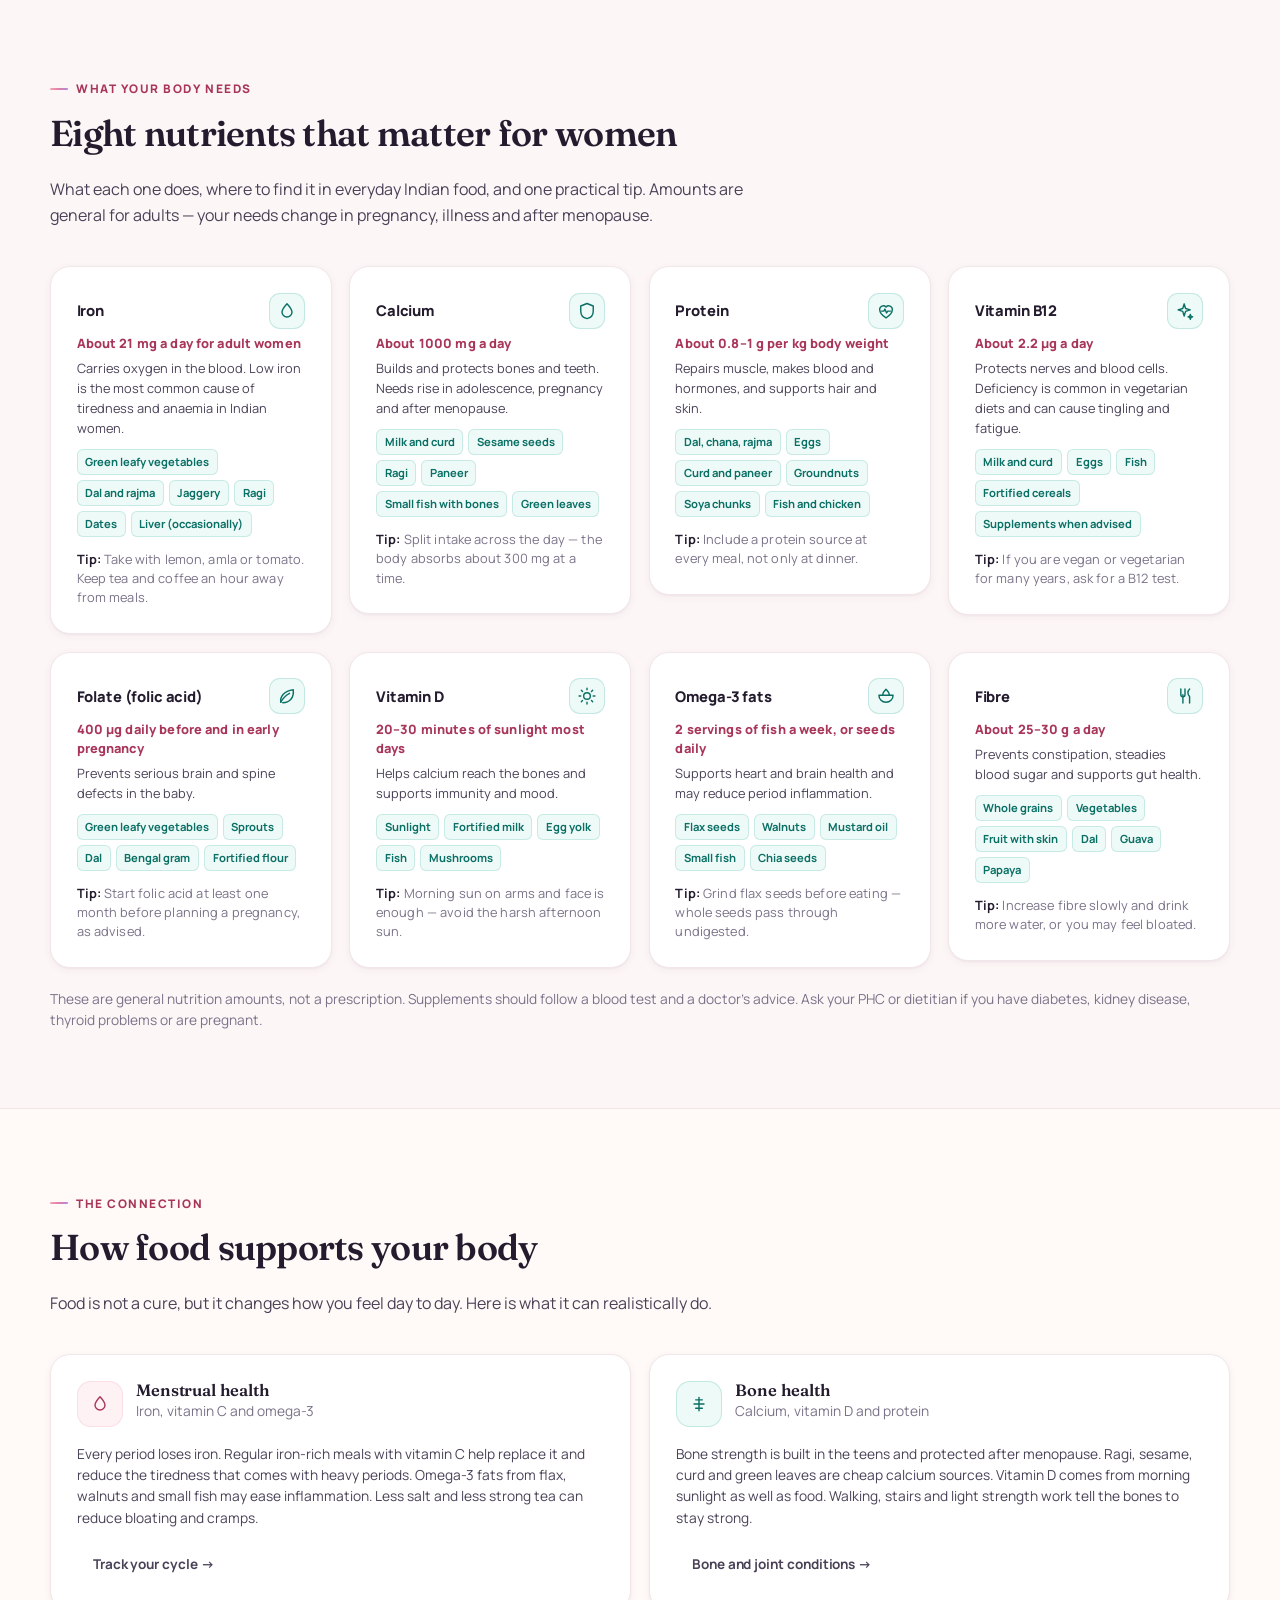
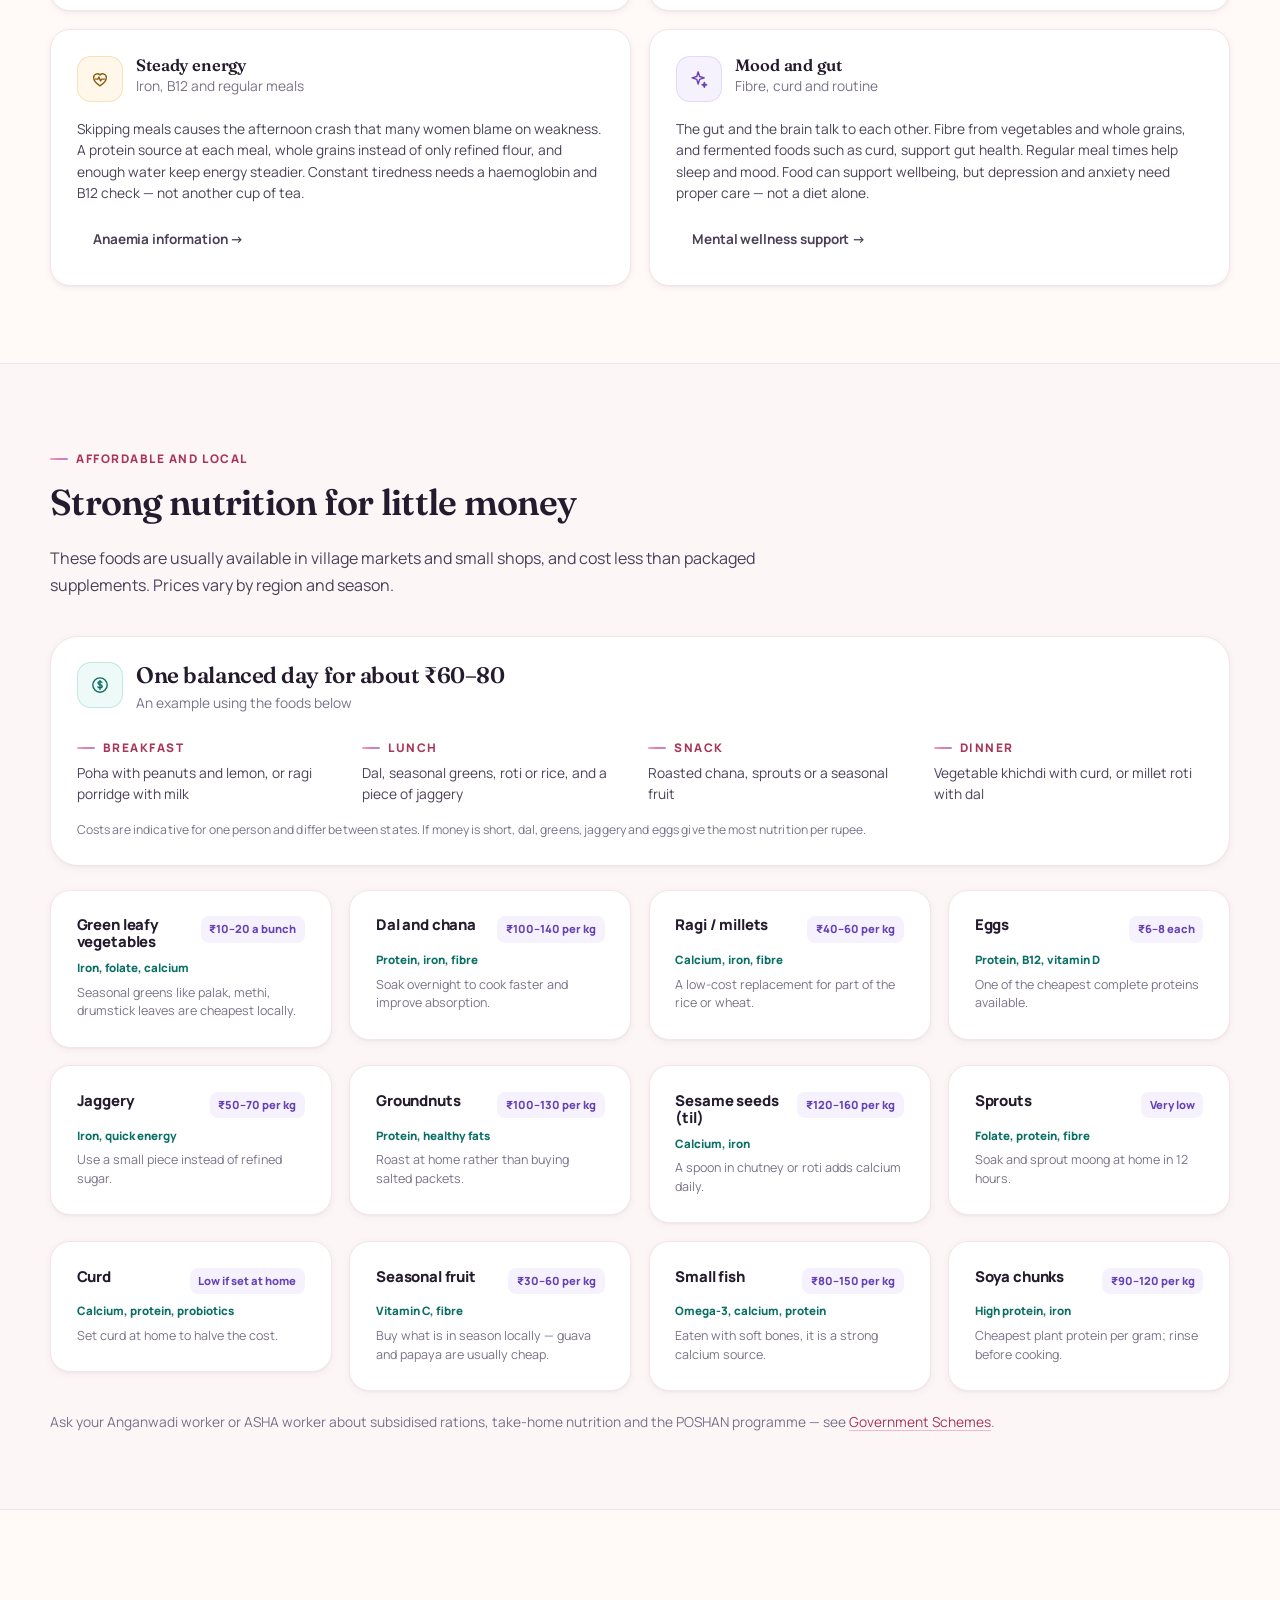
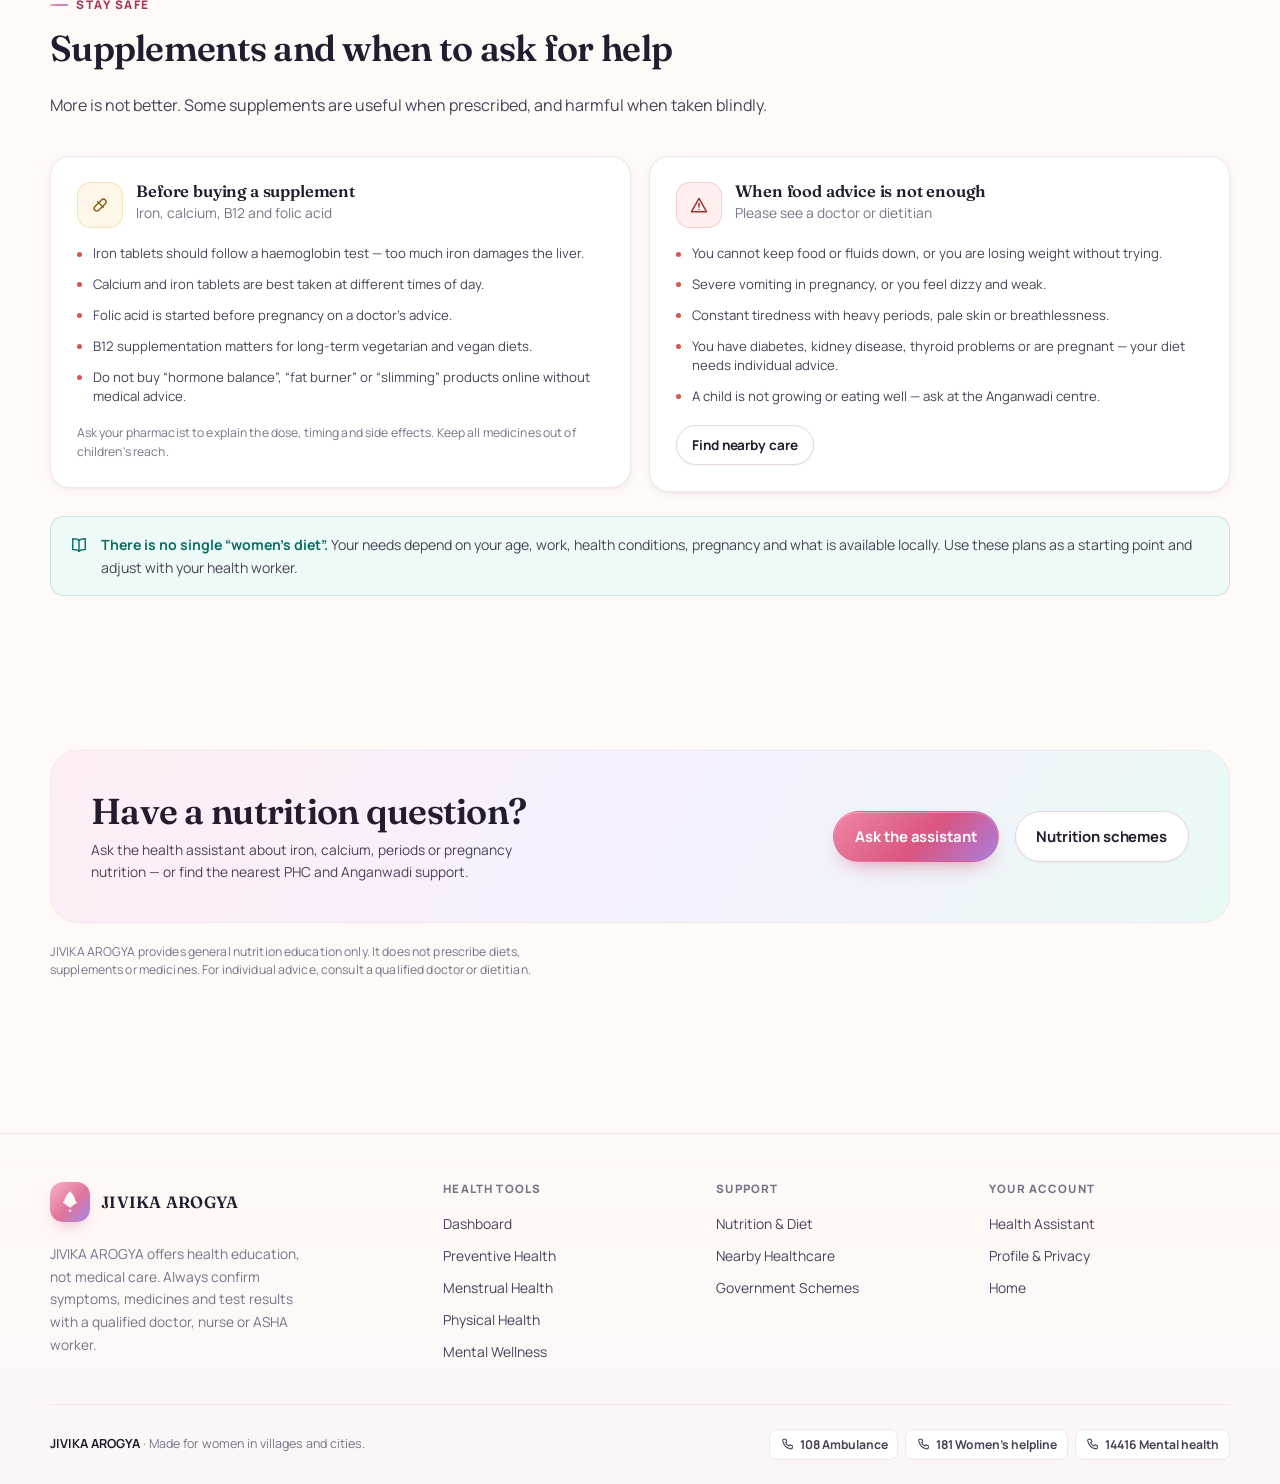
<file: nutrition.html>
<!doctype html>
<html lang="en" data-theme="light" data-text="md" data-contrast="normal">
<head>
  <meta charset="utf-8">
  <meta name="viewport" content="width=device-width, initial-scale=1">
  <title>Nutrition &amp; Diet — JIVIKA AROGYA</title>
  <meta name="description" content="Simple, affordable food guidance for every life stage, with meal plans, key nutrients, budget foods and clear notes on what food can and cannot do.">
  <meta name="theme-color" content="#fff9f7">
  <link rel="icon" href="assets/img/favicon.svg" type="image/svg+xml">
  <link rel="preconnect" href="https://fonts.googleapis.com">
  <link rel="preconnect" href="https://fonts.gstatic.com" crossorigin>
  <link href="https://fonts.googleapis.com/css2?family=Fraunces:opsz,wght@9..144,400;9..144,500;9..144,600&family=Manrope:wght@400;500;600;700;800&display=swap" rel="stylesheet">
  <link rel="stylesheet" href="assets/css/styles.css">
  <link rel="stylesheet" href="assets/css/pages.css">
  <script>
    (function () {
      try {
        var p = JSON.parse(localStorage.getItem("jivika.profile") || "{}").a11y || {};
        var r = document.documentElement;
        r.setAttribute("data-theme", p.theme || "light");
        r.setAttribute("data-text", p.text || "md");
        r.setAttribute("data-contrast", p.contrast || "normal");
        var l = localStorage.getItem("jivika.lang");
        if (l) r.setAttribute("lang", l === "tcy" ? "kn" : l);
      } catch (e) { }
    })();
  </script>
</head>
<body data-page="nutrition">
  <a class="skip-link" href="#main">Skip to content</a>
  <div id="site-header"></div>

  <main id="main">
    <section class="page-hero">
      <div class="container">
        <div class="page-hero-row">
          <div>
            <div class="crumbs">
              <a href="index.html">Home</a>
              <svg class="ic" viewBox="0 0 24 24" aria-hidden="true"><path d="m9.5 6 6 6-6 6"/></svg>
              <span>Nutrition &amp; Diet</span>
            </div>
            <h1 data-i18n="page.nutrition">Nutrition &amp; Diet</h1>
            <p class="lede">Good food does not have to be expensive or fancy. Simple meals from your local market
              can support your periods, bones, energy and mood.</p>
          </div>
          <div class="row" style="flex:none">
            <a class="btn btn-secondary" href="#plans">Meal plans</a>
            <a class="btn btn-primary" href="#budget">Budget foods</a>
          </div>
        </div>
        <div id="langNote" style="margin-top:1rem"></div>
      </div>
    </section>

    <section class="section-tight" id="plans" style="scroll-margin-top:80px">
      <div class="container">
        <div class="callout warn" style="margin-bottom:1.5rem">
          <svg class="ic" viewBox="0 0 24 24" aria-hidden="true"><path d="M12 4 21 20H3Z"/><path d="M12 10v4.5"/><circle cx="12" cy="17.3" r=".9" fill="currentColor" stroke="none"/></svg>
          <p><strong>Food supports health — it does not replace prescribed treatment or medicines.</strong>
            If you take medicine for anaemia, thyroid, diabetes, blood pressure or any other condition, continue it
            exactly as prescribed. Never stop or change a dose because of a diet.</p>
        </div>

        <div class="dash-grid">
          <div class="card card-pad card-lg" id="stageCard"></div>

          <div class="stack-lg">
            <div class="card card-pad">
              <div class="card-head">
                <div class="icon-badge teal">
                  <svg class="ic" viewBox="0 0 24 24" aria-hidden="true"><path d="M4 11h16a8 8 0 0 1-16 0Z"/><path d="M7 7.5c0-1.2 1.1-1.5 1.1-2.6M12 7.5c0-1.2 1.1-1.5 1.1-2.6M17 7.5c0-1.2 1.1-1.5 1.1-2.6"/></svg>
                </div>
                <div><h3 style="margin:0">The simple plate</h3><p>No weighing, no counting</p></div>
              </div>
              <div class="plate-visual" role="img" aria-label="Half vegetables, one quarter protein, one quarter whole grains"></div>
              <ul class="plate-legend">
                <li><i style="background:#43bfaf"></i><span><strong>Half the plate</strong> — vegetables and greens</span></li>
                <li><i style="background:#ef86a5"></i><span><strong>One quarter</strong> — dal, egg, fish, paneer or chicken</span></li>
                <li><i style="background:#ecb85f"></i><span><strong>One quarter</strong> — roti, rice or millet</span></li>
              </ul>
              <p class="tiny muted" style="margin:.7rem 0 0">Add a little oil or ghee, and drink water through the day.
                This plate works for most adults — portions differ in pregnancy, illness or heavy work.</p>
            </div>

            <div class="card card-pad">
              <div class="card-head">
                <div class="icon-badge lav sm">
                  <svg class="ic" viewBox="0 0 24 24" aria-hidden="true"><path d="M12 6.5C10.5 5 8 4.5 4.5 4.5v13c3.5 0 6 .5 7.5 2 1.5-1.5 4-2 7.5-2v-13c-3.5 0-6 .5-7.5 2Z"/><path d="M12 6.5v13"/></svg>
                </div>
                <div><h4 style="margin:0">Your food preference</h4><p>All preferences can be healthy</p></div>
              </div>
              <div class="chip-row" id="prefChips" role="group" aria-label="Choose a food preference"></div>
              <p class="small" id="prefNote" style="margin:.9rem 0 0"></p>
            </div>

            <div class="card card-pad">
              <div class="card-head">
                <div class="icon-badge amber sm">
                  <svg class="ic" viewBox="0 0 24 24" aria-hidden="true"><path d="M12 3 19.5 6v6c0 4.8-3.3 8.3-7.5 9.2C7.8 20.3 4.5 16.8 4.5 12V6Z"/><path d="m9 12 2.2 2.2 4.2-4.3"/></svg>
                </div>
                <div><h4 style="margin:0">Keep food safe</h4><p>Prevents stomach infections</p></div>
              </div>
              <ul class="bullet-check">
                <li>Wash vegetables and fruit with clean water before cutting.</li>
                <li>Cook meat, fish and eggs fully; reheat leftovers only once.</li>
                <li>Drink boiled, filtered or safely treated water where needed.</li>
                <li>Do not keep cooked food at room temperature for more than 2 hours in hot weather.</li>
              </ul>
            </div>
          </div>
        </div>
      </div>
    </section>

    <!-- Nutrients -->
    <section class="section" style="background:var(--surface-3);border-block:1px solid var(--line)">
      <div class="container">
        <div class="section-head">
          <span class="eyebrow">What your body needs</span>
          <h2>Eight nutrients that matter for women</h2>
          <p>What each one does, where to find it in everyday Indian food, and one practical tip.
            Amounts are general for adults — your needs change in pregnancy, illness and after menopause.</p>
        </div>
        <div class="grid-auto" id="nutrientGrid" style="align-items:start"></div>
        <p class="small muted" style="margin-top:1.25rem">These are general nutrition amounts, not a prescription.
          Supplements should follow a blood test and a doctor's advice. Ask your PHC or dietitian if you have diabetes,
          kidney disease, thyroid problems or are pregnant.</p>
      </div>
    </section>

    <!-- What nutrition supports -->
    <section class="section">
      <div class="container">
        <div class="section-head">
          <span class="eyebrow">The connection</span>
          <h2>How food supports your body</h2>
          <p>Food is not a cure, but it changes how you feel day to day. Here is what it can realistically do.</p>
        </div>

        <div class="grid-2 keep" style="align-items:start">
          <div class="card card-pad">
            <div class="card-head">
              <div class="icon-badge"><svg class="ic" viewBox="0 0 24 24" aria-hidden="true"><path d="M12 3.2c3.4 3.7 6 7 6 10a6 6 0 0 1-12 0c0-3 2.6-6.3 6-10Z"/></svg></div>
              <div><h4 style="margin:0">Menstrual health</h4><p>Iron, vitamin C and omega-3</p></div>
            </div>
            <p class="small">Every period loses iron. Regular iron-rich meals with vitamin C help replace it and reduce
              the tiredness that comes with heavy periods. Omega-3 fats from flax, walnuts and small fish may ease
              inflammation. Less salt and less strong tea can reduce bloating and cramps.</p>
            <a class="btn btn-ghost btn-sm" href="menstrual.html">Track your cycle →</a>
          </div>

          <div class="card card-pad">
            <div class="card-head">
              <div class="icon-badge teal"><svg class="ic" viewBox="0 0 24 24" aria-hidden="true"><path d="M12 4v16M8 7h8M6 12h12M8 17h8"/></svg></div>
              <div><h4 style="margin:0">Bone health</h4><p>Calcium, vitamin D and protein</p></div>
            </div>
            <p class="small">Bone strength is built in the teens and protected after menopause. Ragi, sesame, curd and
              green leaves are cheap calcium sources. Vitamin D comes from morning sunlight as well as food.
              Walking, stairs and light strength work tell the bones to stay strong.</p>
            <a class="btn btn-ghost btn-sm" href="physical.html#conditions">Bone and joint conditions →</a>
          </div>

          <div class="card card-pad">
            <div class="card-head">
              <div class="icon-badge amber"><svg class="ic" viewBox="0 0 24 24" aria-hidden="true"><path d="M12 20.2s-7.6-4.6-7.6-9.9A4.4 4.4 0 0 1 12 7.1a4.4 4.4 0 0 1 7.6 3.2c0 5.3-7.6 9.9-7.6 9.9Z"/><path d="M6.6 12.1h2.8l1.3-2.4 2 4.6 1.4-2.2h3.3"/></svg></div>
              <div><h4 style="margin:0">Steady energy</h4><p>Iron, B12 and regular meals</p></div>
            </div>
            <p class="small">Skipping meals causes the afternoon crash that many women blame on weakness. A protein
              source at each meal, whole grains instead of only refined flour, and enough water keep energy steadier.
              Constant tiredness needs a haemoglobin and B12 check — not another cup of tea.</p>
            <a class="btn btn-ghost btn-sm" href="physical.html#conditions">Anaemia information →</a>
          </div>

          <div class="card card-pad">
            <div class="card-head">
              <div class="icon-badge lav"><svg class="ic" viewBox="0 0 24 24" aria-hidden="true"><path d="M11 3.4 12.7 9l5.6 1.7-5.6 1.7L11 18l-1.7-5.6L3.7 10.7 9.3 9Z"/><path d="m18.4 16.2.7 2.1 2.1.7-2.1.7-.7 2.1-.7-2.1-2.1-.7 2.1-.7Z"/></svg></div>
              <div><h4 style="margin:0">Mood and gut</h4><p>Fibre, curd and routine</p></div>
            </div>
            <p class="small">The gut and the brain talk to each other. Fibre from vegetables and whole grains, and
              fermented foods such as curd, support gut health. Regular meal times help sleep and mood. Food can support
              wellbeing, but depression and anxiety need proper care — not a diet alone.</p>
            <a class="btn btn-ghost btn-sm" href="mental.html">Mental wellness support →</a>
          </div>
        </div>
      </div>
    </section>

    <!-- Budget foods -->
    <section class="section" id="budget" style="background:var(--surface-3);border-block:1px solid var(--line);scroll-margin-top:80px">
      <div class="container">
        <div class="section-head">
          <span class="eyebrow">Affordable and local</span>
          <h2>Strong nutrition for little money</h2>
          <p>These foods are usually available in village markets and small shops, and cost less than packaged
            supplements. Prices vary by region and season.</p>
        </div>

        <div class="card card-pad card-lg" style="margin-bottom:1.5rem">
          <div class="card-head">
            <div class="icon-badge teal"><svg class="ic" viewBox="0 0 24 24" aria-hidden="true"><circle cx="12" cy="12" r="8.6"/><path d="M9.5 14.2c.5.7 1.4 1.1 2.5 1.1 1.6 0 2.6-.7 2.6-1.8 0-1.2-1.1-1.6-2.6-1.9-1.5-.3-2.4-.8-2.4-1.9 0-1.1 1-1.8 2.4-1.8 1 0 1.8.4 2.3 1"/><path d="M12 6.7v10.6"/></svg></div>
            <div><h3>One balanced day for about ₹60–80</h3><p>An example using the foods below</p></div>
          </div>
          <div class="grid-4 keep" style="gap:1rem">
            <div>
              <span class="eyebrow" style="margin-bottom:.25rem">Breakfast</span>
              <p class="small" style="margin:0">Poha with peanuts and lemon, or ragi porridge with milk</p>
            </div>
            <div>
              <span class="eyebrow" style="margin-bottom:.25rem">Lunch</span>
              <p class="small" style="margin:0">Dal, seasonal greens, roti or rice, and a piece of jaggery</p>
            </div>
            <div>
              <span class="eyebrow" style="margin-bottom:.25rem">Snack</span>
              <p class="small" style="margin:0">Roasted chana, sprouts or a seasonal fruit</p>
            </div>
            <div>
              <span class="eyebrow" style="margin-bottom:.25rem">Dinner</span>
              <p class="small" style="margin:0">Vegetable khichdi with curd, or millet roti with dal</p>
            </div>
          </div>
          <p class="tiny muted" style="margin:1rem 0 0">Costs are indicative for one person and differ between states.
            If money is short, dal, greens, jaggery and eggs give the most nutrition per rupee.</p>
        </div>

        <div class="grid-auto" id="budgetGrid" style="align-items:start"></div>
        <p class="small muted" style="margin-top:1.25rem">Ask your Anganwadi worker or ASHA worker about subsidised
          rations, take-home nutrition and the POSHAN programme — see
          <a href="schemes.html">Government Schemes</a>.</p>
      </div>
    </section>

    <!-- Safety -->
    <section class="section">
      <div class="container">
        <div class="section-head">
          <span class="eyebrow">Stay safe</span>
          <h2>Supplements and when to ask for help</h2>
          <p>More is not better. Some supplements are useful when prescribed, and harmful when taken blindly.</p>
        </div>

        <div class="grid-2 keep" style="align-items:start">
          <div class="card card-pad">
            <div class="card-head">
              <div class="icon-badge amber"><svg class="ic" viewBox="0 0 24 24" aria-hidden="true"><rect x="3.2" y="9" width="17.6" height="6.4" rx="3.2" transform="rotate(-45 12 12)"/><path d="M9.2 8.2 15.8 14.8"/></svg></div>
              <div><h4 style="margin:0">Before buying a supplement</h4><p>Iron, calcium, B12 and folic acid</p></div>
            </div>
            <ul class="flag-list">
              <li>Iron tablets should follow a haemoglobin test — too much iron damages the liver.</li>
              <li>Calcium and iron tablets are best taken at different times of day.</li>
              <li>Folic acid is started before pregnancy on a doctor's advice.</li>
              <li>B12 supplementation matters for long-term vegetarian and vegan diets.</li>
              <li>Do not buy “hormone balance”, “fat burner” or “slimming” products online without medical advice.</li>
            </ul>
            <p class="tiny muted" style="margin-top:.8rem">Ask your pharmacist to explain the dose, timing and side effects.
              Keep all medicines out of children's reach.</p>
          </div>

          <div class="card card-pad">
            <div class="card-head">
              <div class="icon-badge danger"><svg class="ic" viewBox="0 0 24 24" aria-hidden="true"><path d="M12 4 21 20H3Z"/><path d="M12 10v4.5"/><circle cx="12" cy="17.3" r=".9" fill="currentColor" stroke="none"/></svg></div>
              <div><h4 style="margin:0">When food advice is not enough</h4><p>Please see a doctor or dietitian</p></div>
            </div>
            <ul class="flag-list">
              <li>You cannot keep food or fluids down, or you are losing weight without trying.</li>
              <li>Severe vomiting in pregnancy, or you feel dizzy and weak.</li>
              <li>Constant tiredness with heavy periods, pale skin or breathlessness.</li>
              <li>You have diabetes, kidney disease, thyroid problems or are pregnant — your diet needs individual advice.</li>
              <li>A child is not growing or eating well — ask at the Anganwadi centre.</li>
            </ul>
            <a class="btn btn-secondary btn-sm" href="healthcare.html" style="margin-top:.85rem">Find nearby care</a>
          </div>
        </div>

        <div class="callout info" style="margin-top:1.5rem">
          <svg class="ic" viewBox="0 0 24 24" aria-hidden="true"><path d="M12 6.5C10.5 5 8 4.5 4.5 4.5v13c3.5 0 6 .5 7.5 2 1.5-1.5 4-2 7.5-2v-13c-3.5 0-6 .5-7.5 2Z"/><path d="M12 6.5v13"/></svg>
          <p><strong>There is no single “women's diet”.</strong> Your needs depend on your age, work, health conditions,
            pregnancy and what is available locally. Use these plans as a starting point and adjust with your health worker.</p>
        </div>
      </div>
    </section>

    <section class="section">
      <div class="container">
        <div class="cta-band">
          <div>
            <h2 style="margin-bottom:.4rem">Have a nutrition question?</h2>
            <p class="small" style="margin:0;max-width:54ch">Ask the health assistant about iron, calcium, periods or
              pregnancy nutrition — or find the nearest PHC and Anganwadi support.</p>
          </div>
          <div class="row" style="flex:none">
            <a class="btn btn-primary" href="assistant.html">Ask the assistant</a>
            <a class="btn btn-secondary" href="schemes.html">Nutrition schemes</a>
          </div>
        </div>
        <p class="tiny muted" style="margin-top:1.25rem;max-width:70ch">JIVIKA AROGYA provides general nutrition education
          only. It does not prescribe diets, supplements or medicines. For individual advice, consult a qualified doctor
          or dietitian.</p>
      </div>
    </section>
  </main>

  <div id="site-footer"></div>
  <div id="site-tabbar"></div>
  <div class="toast-wrap" id="toastWrap" role="status" aria-live="polite"></div>

  <script src="assets/js/i18n.js" defer></script>
  <script src="assets/js/icons.js" defer></script>
  <script src="assets/js/app.js" defer></script>
  <script src="assets/js/data-health.js" defer></script>
  <script src="assets/js/data-wellbeing.js" defer></script>
  <script src="assets/js/ui.js" defer></script>
  <script src="assets/js/nutrition.js" defer></script>
</body>
</html>
</file>
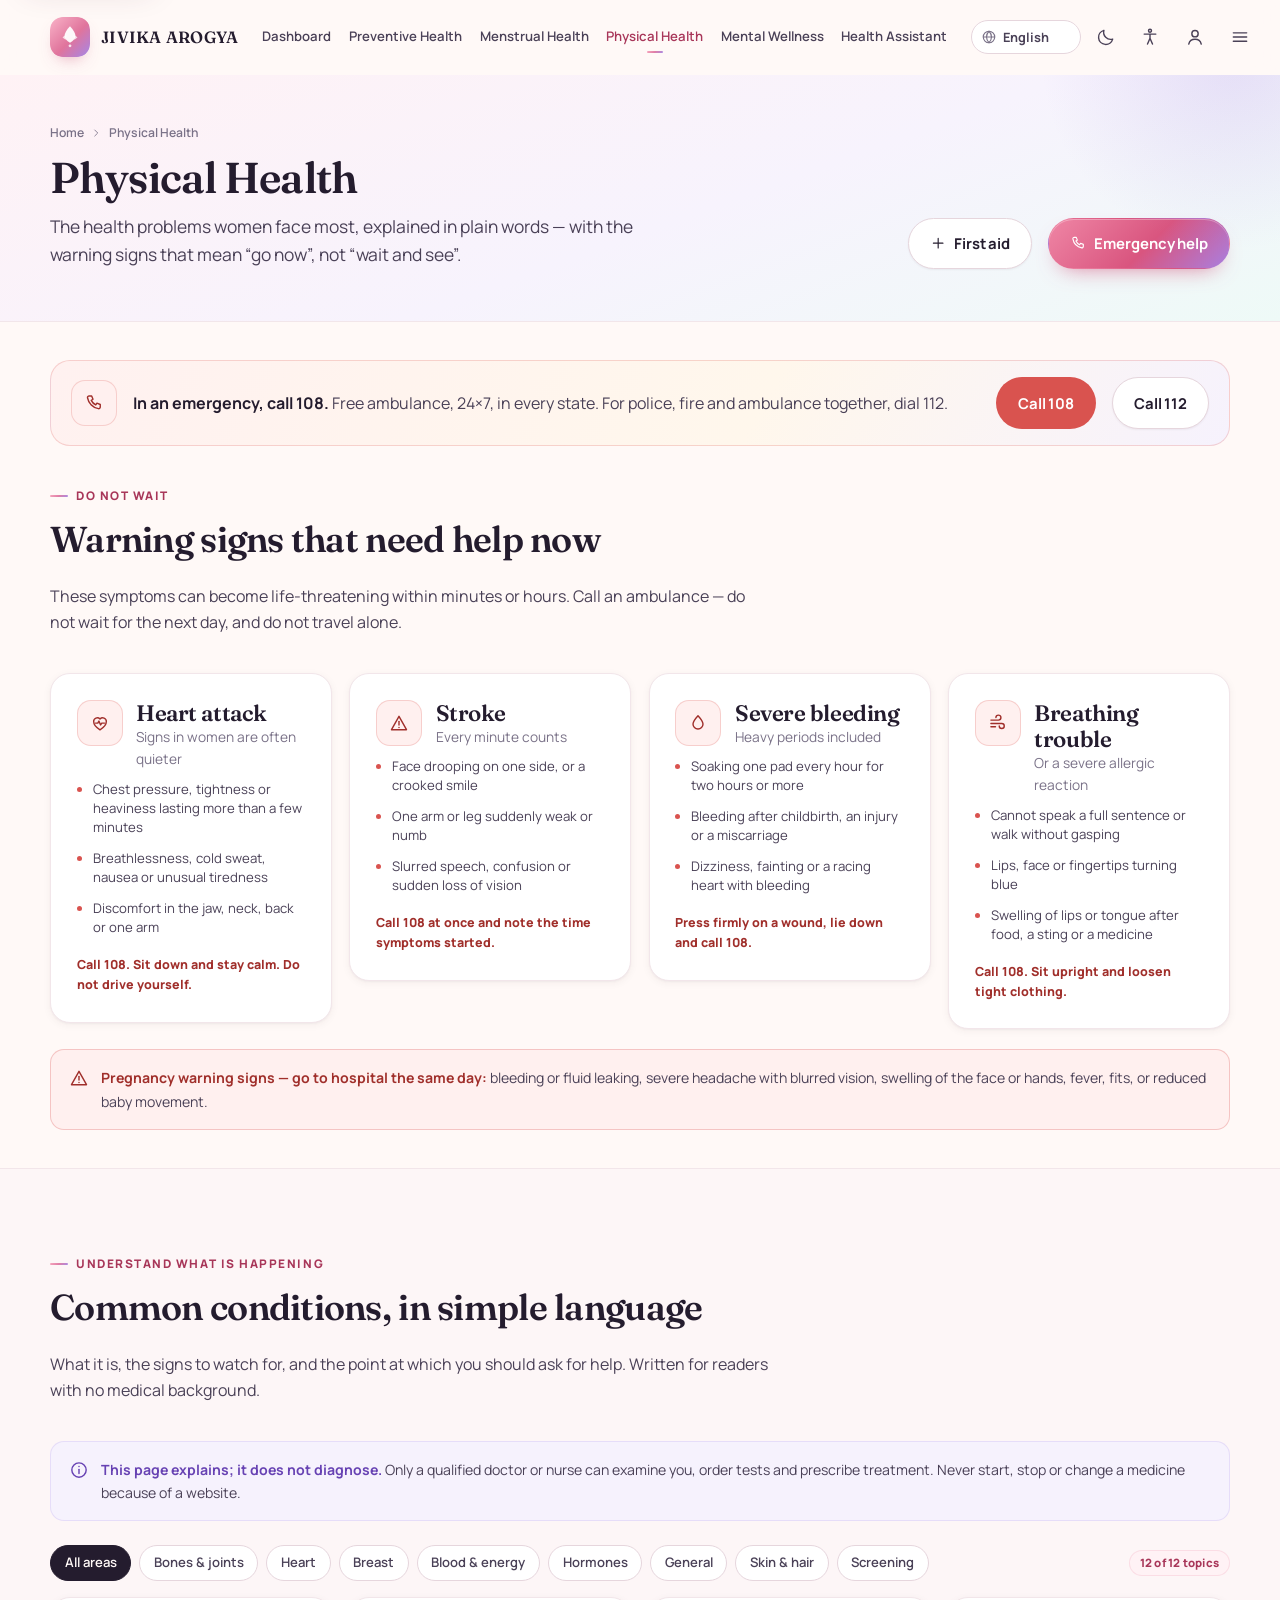
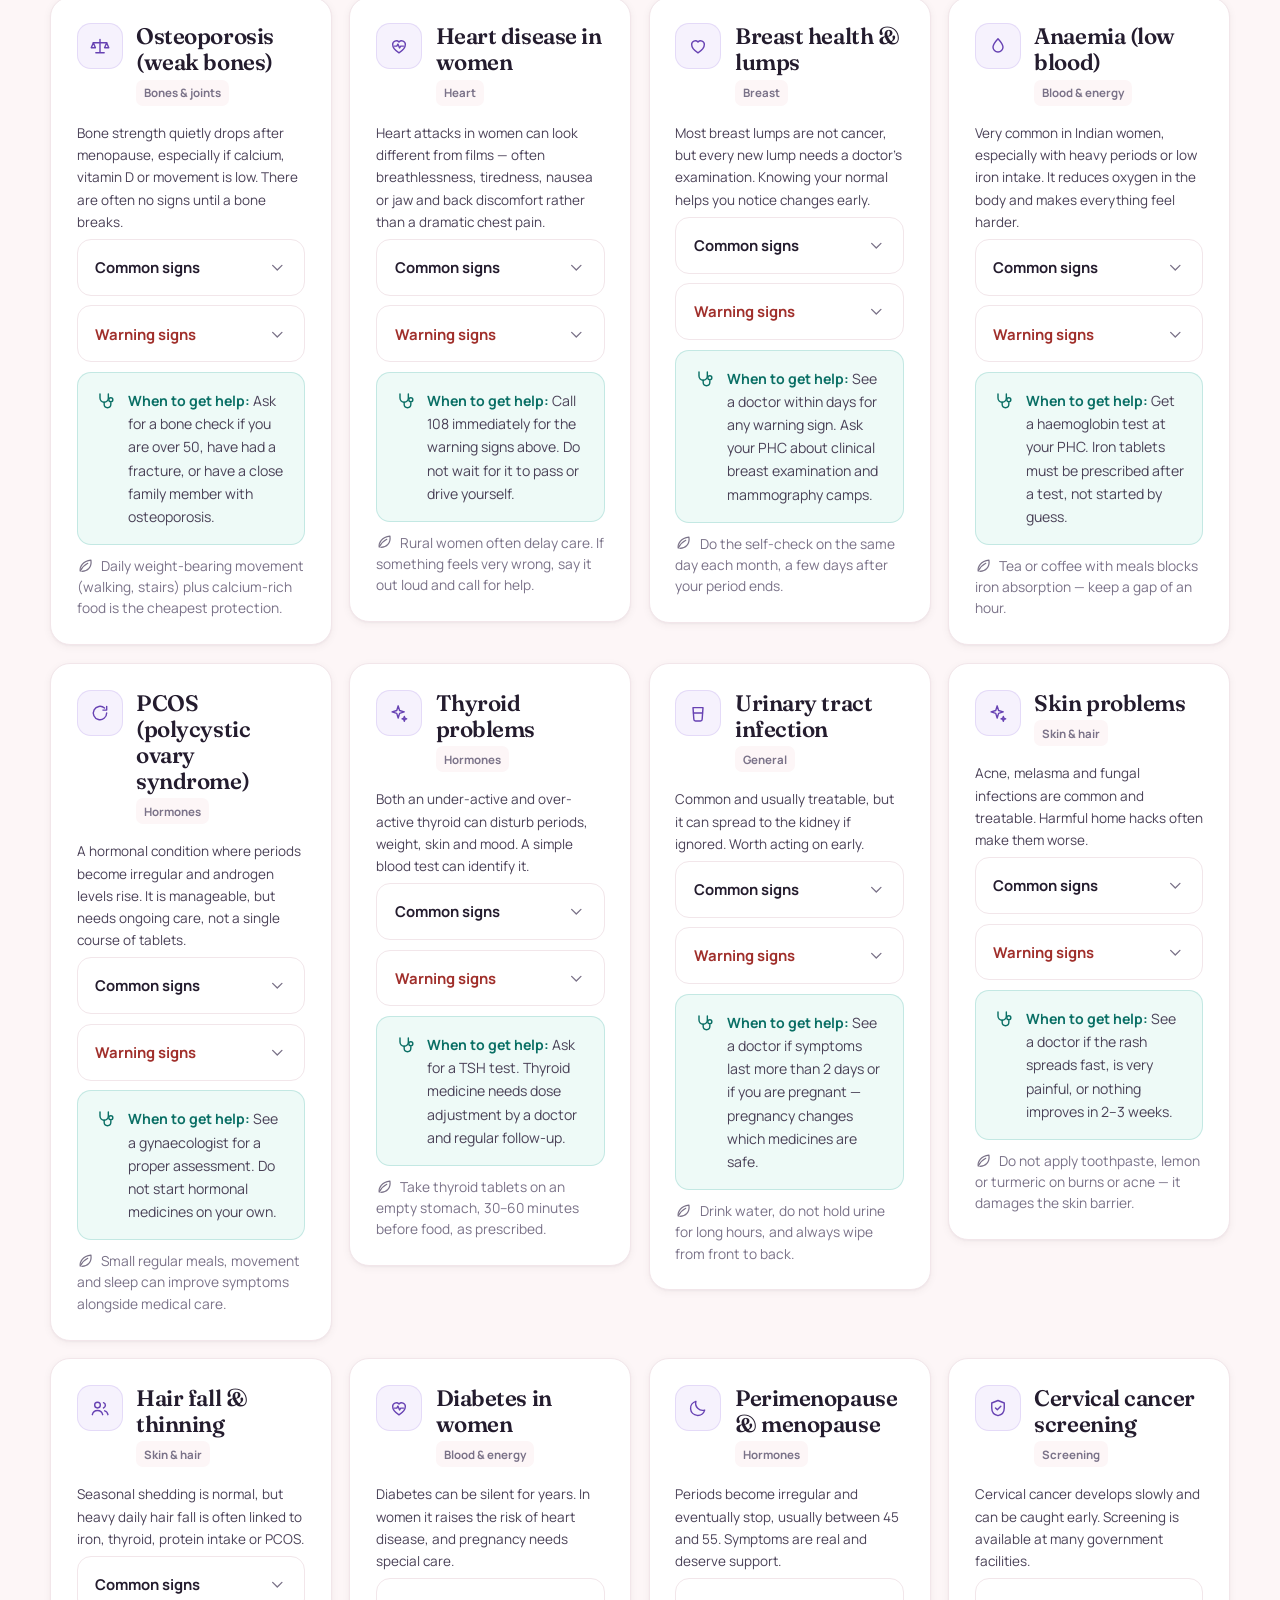
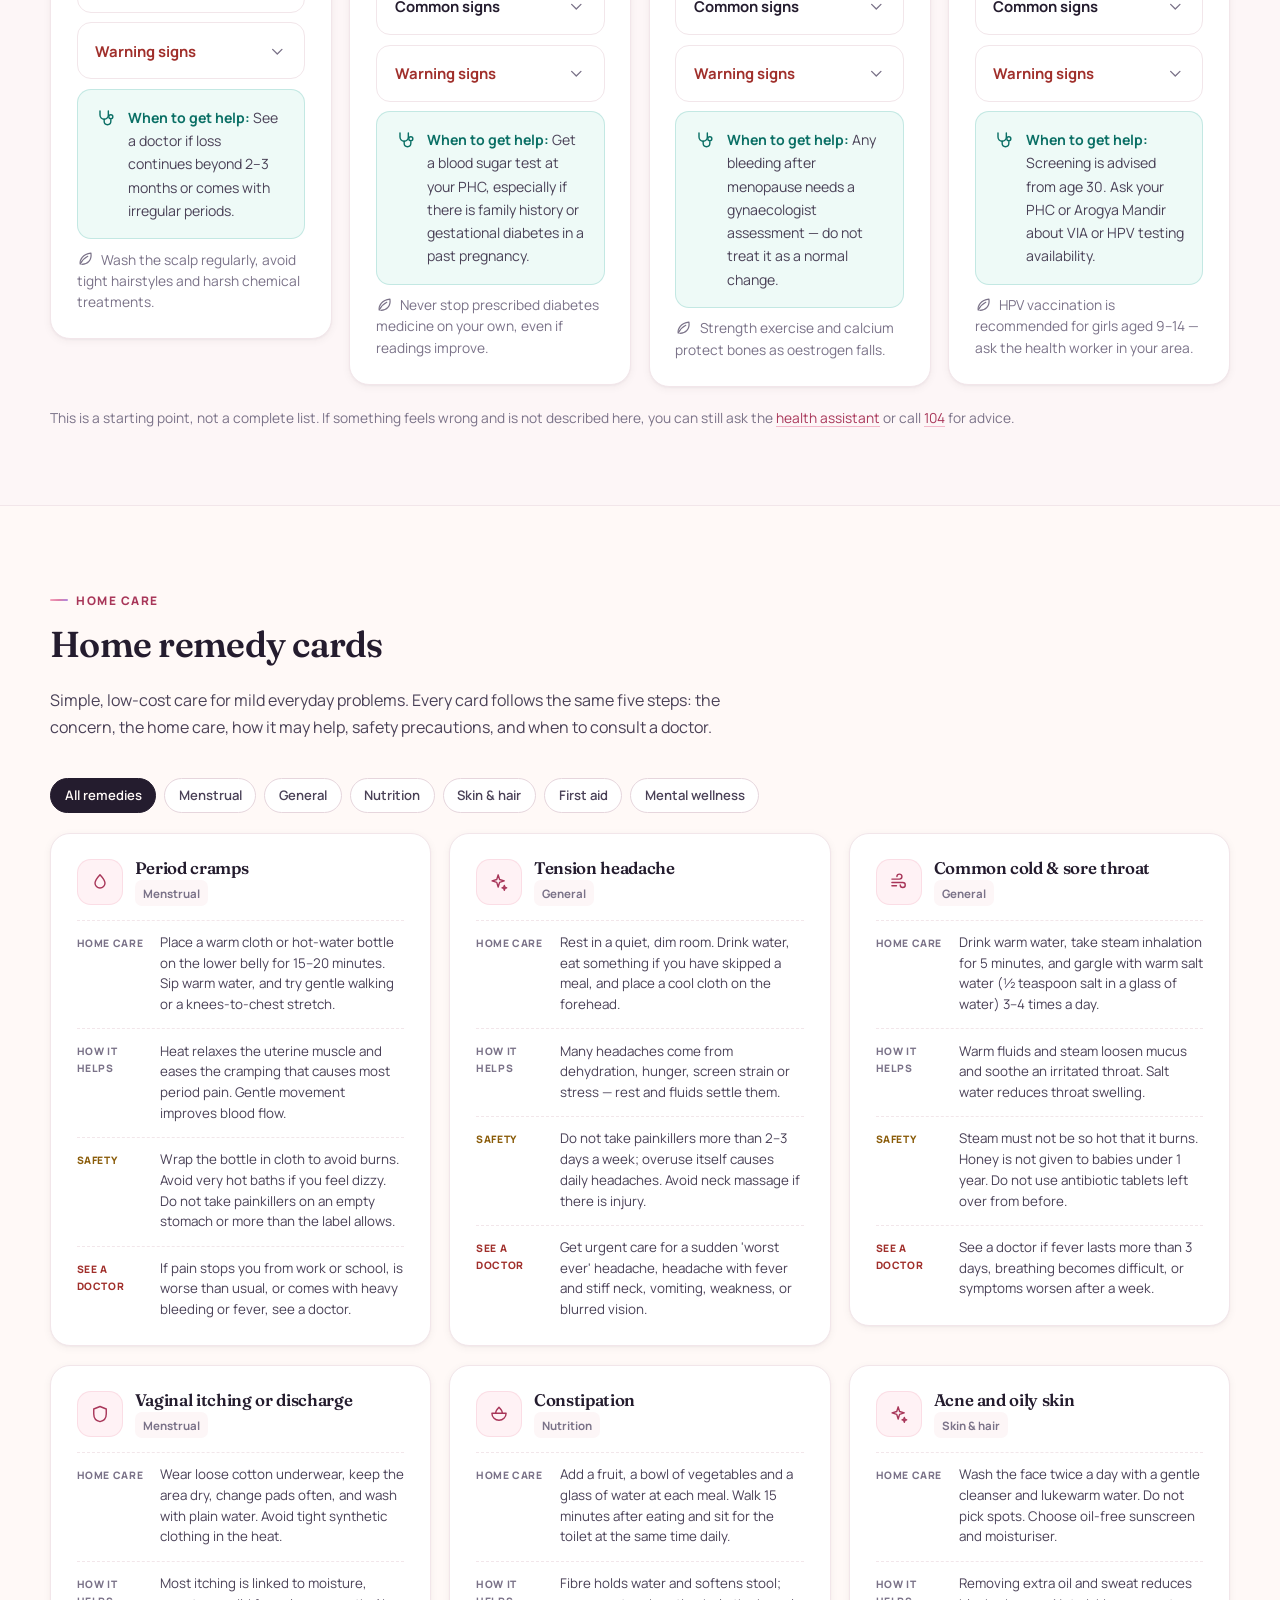
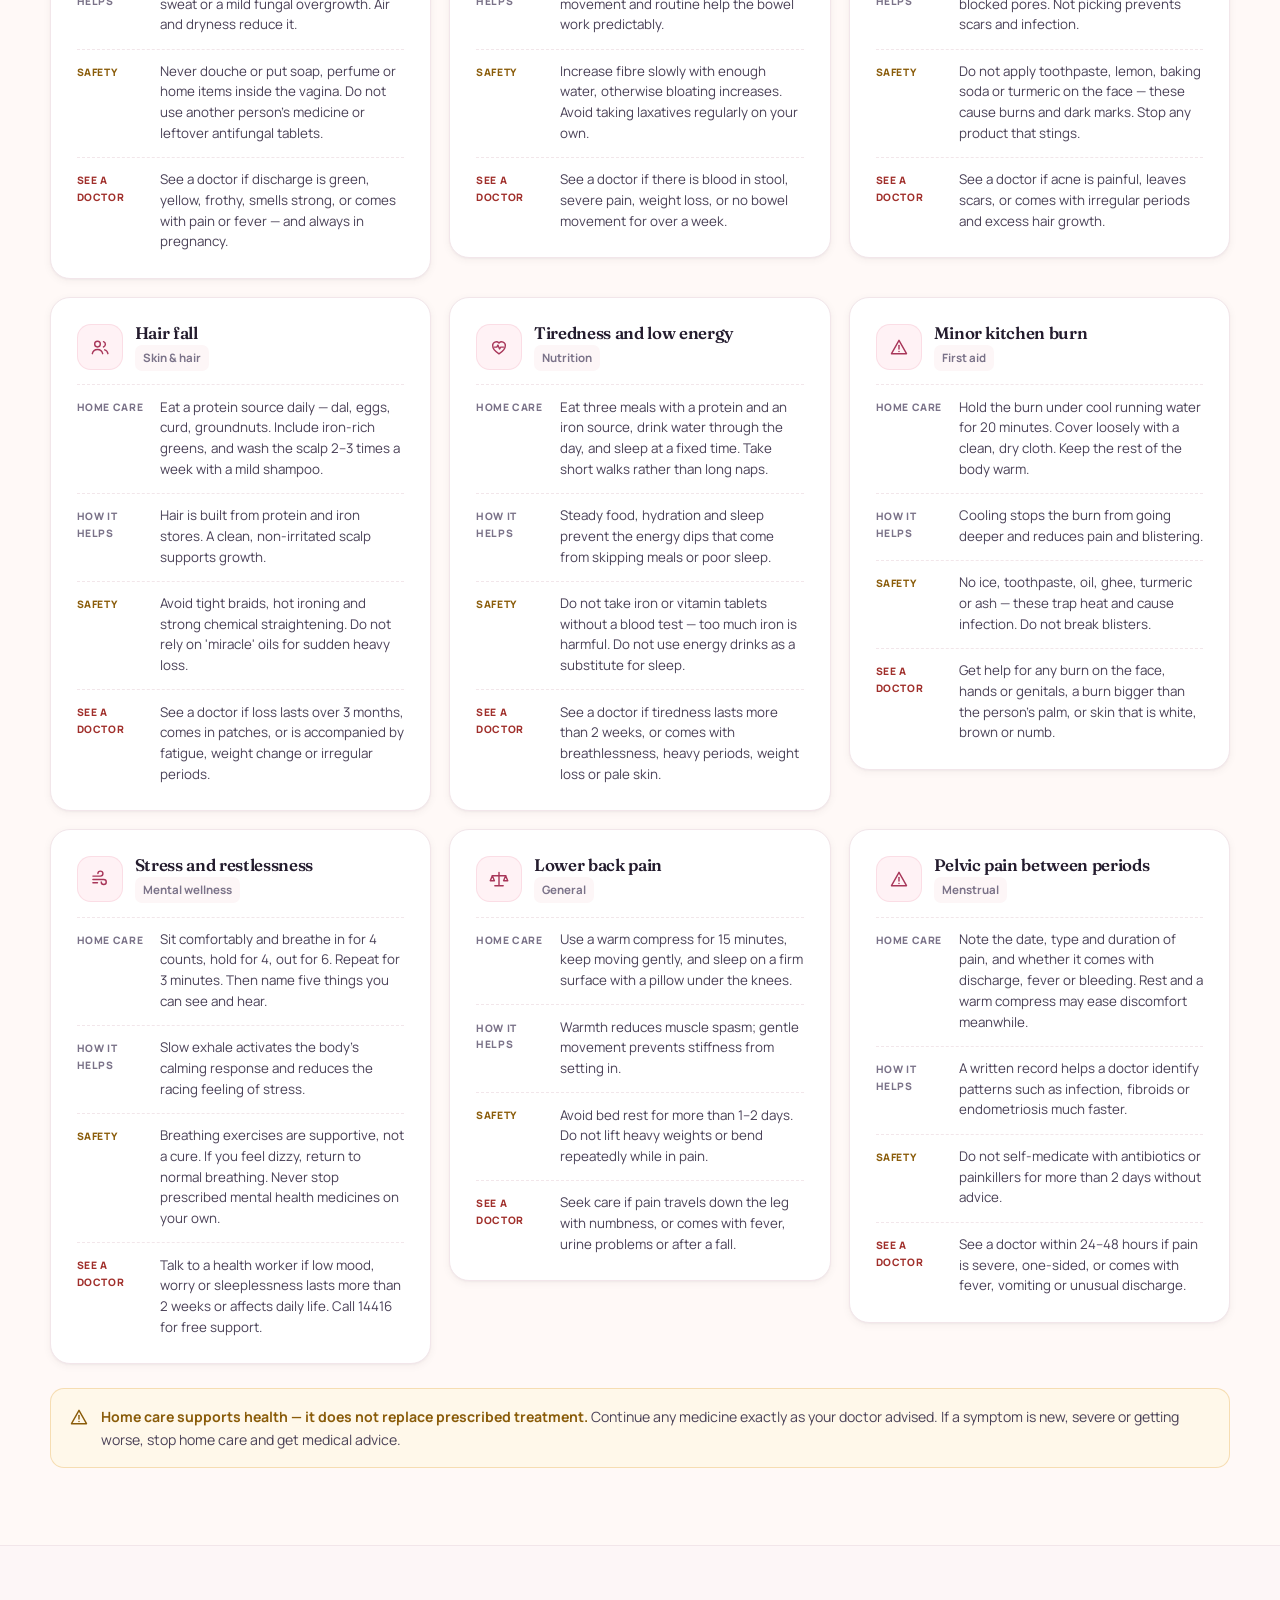
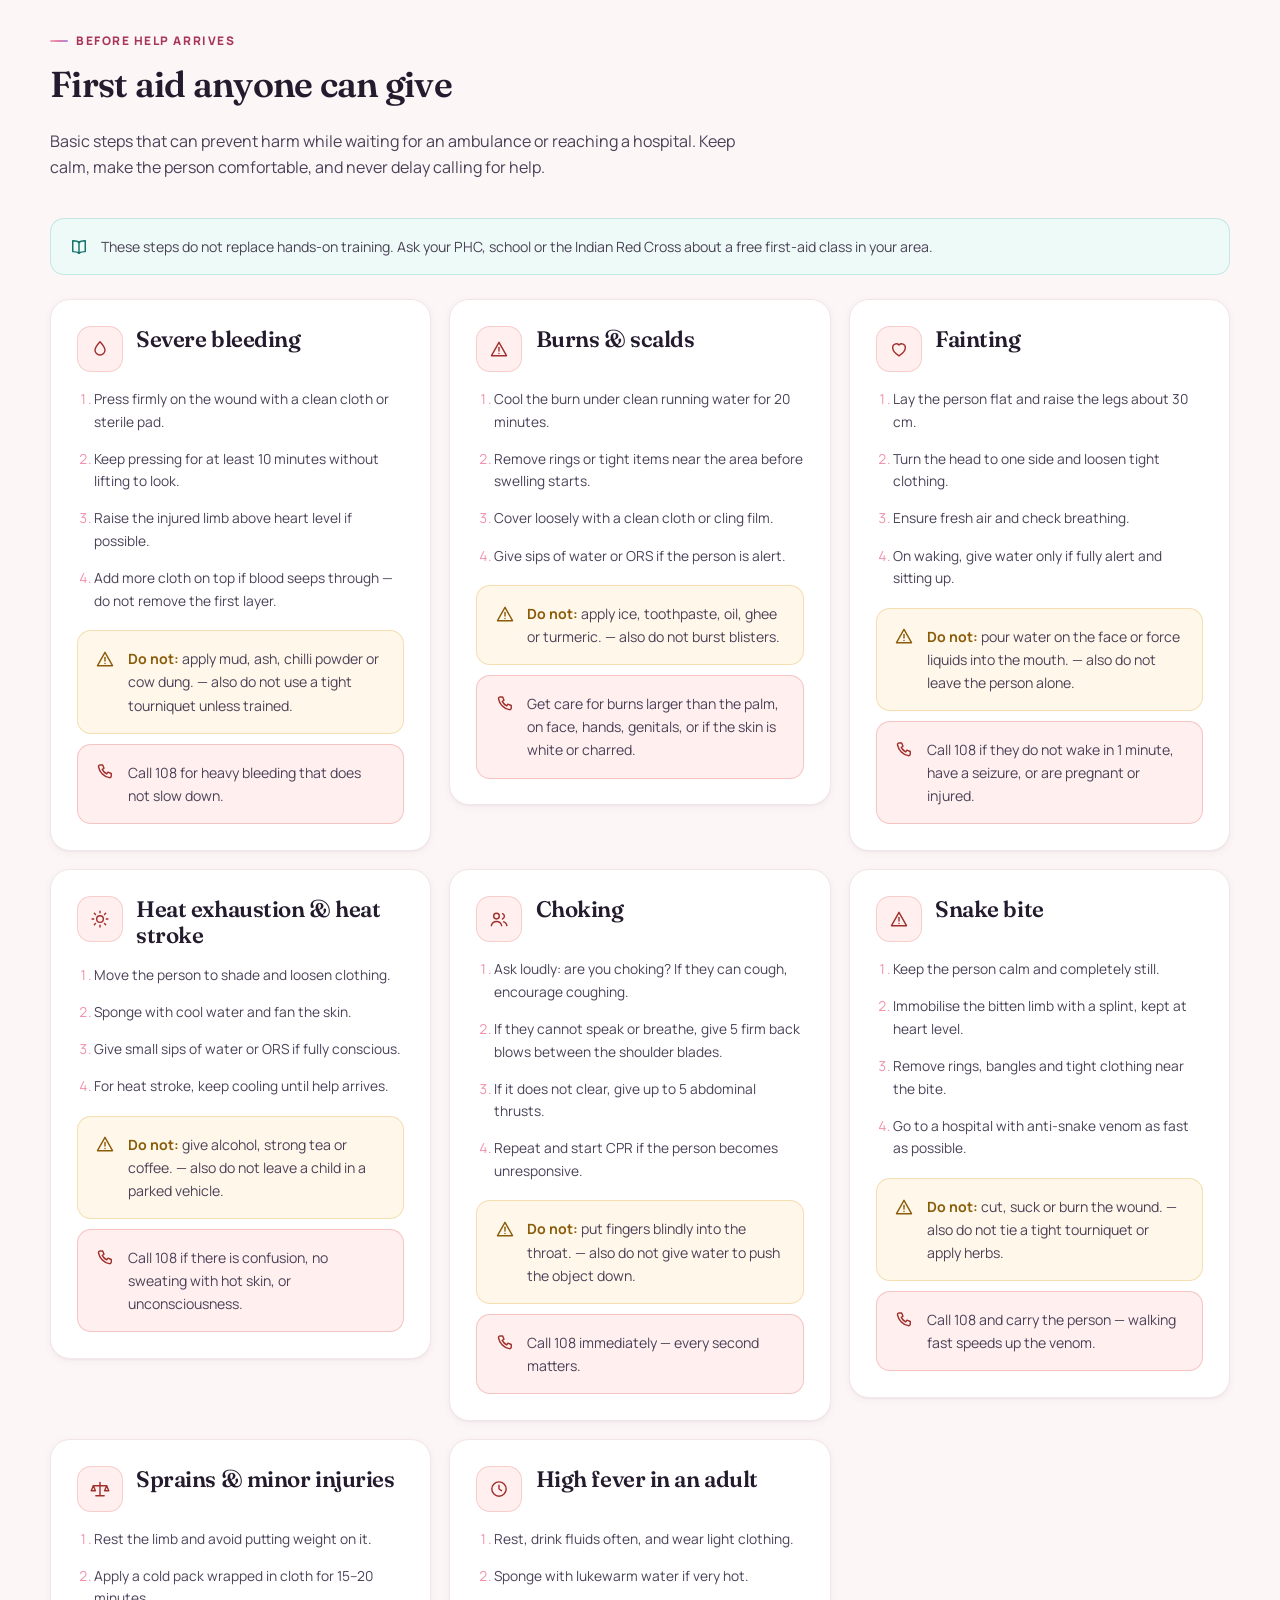
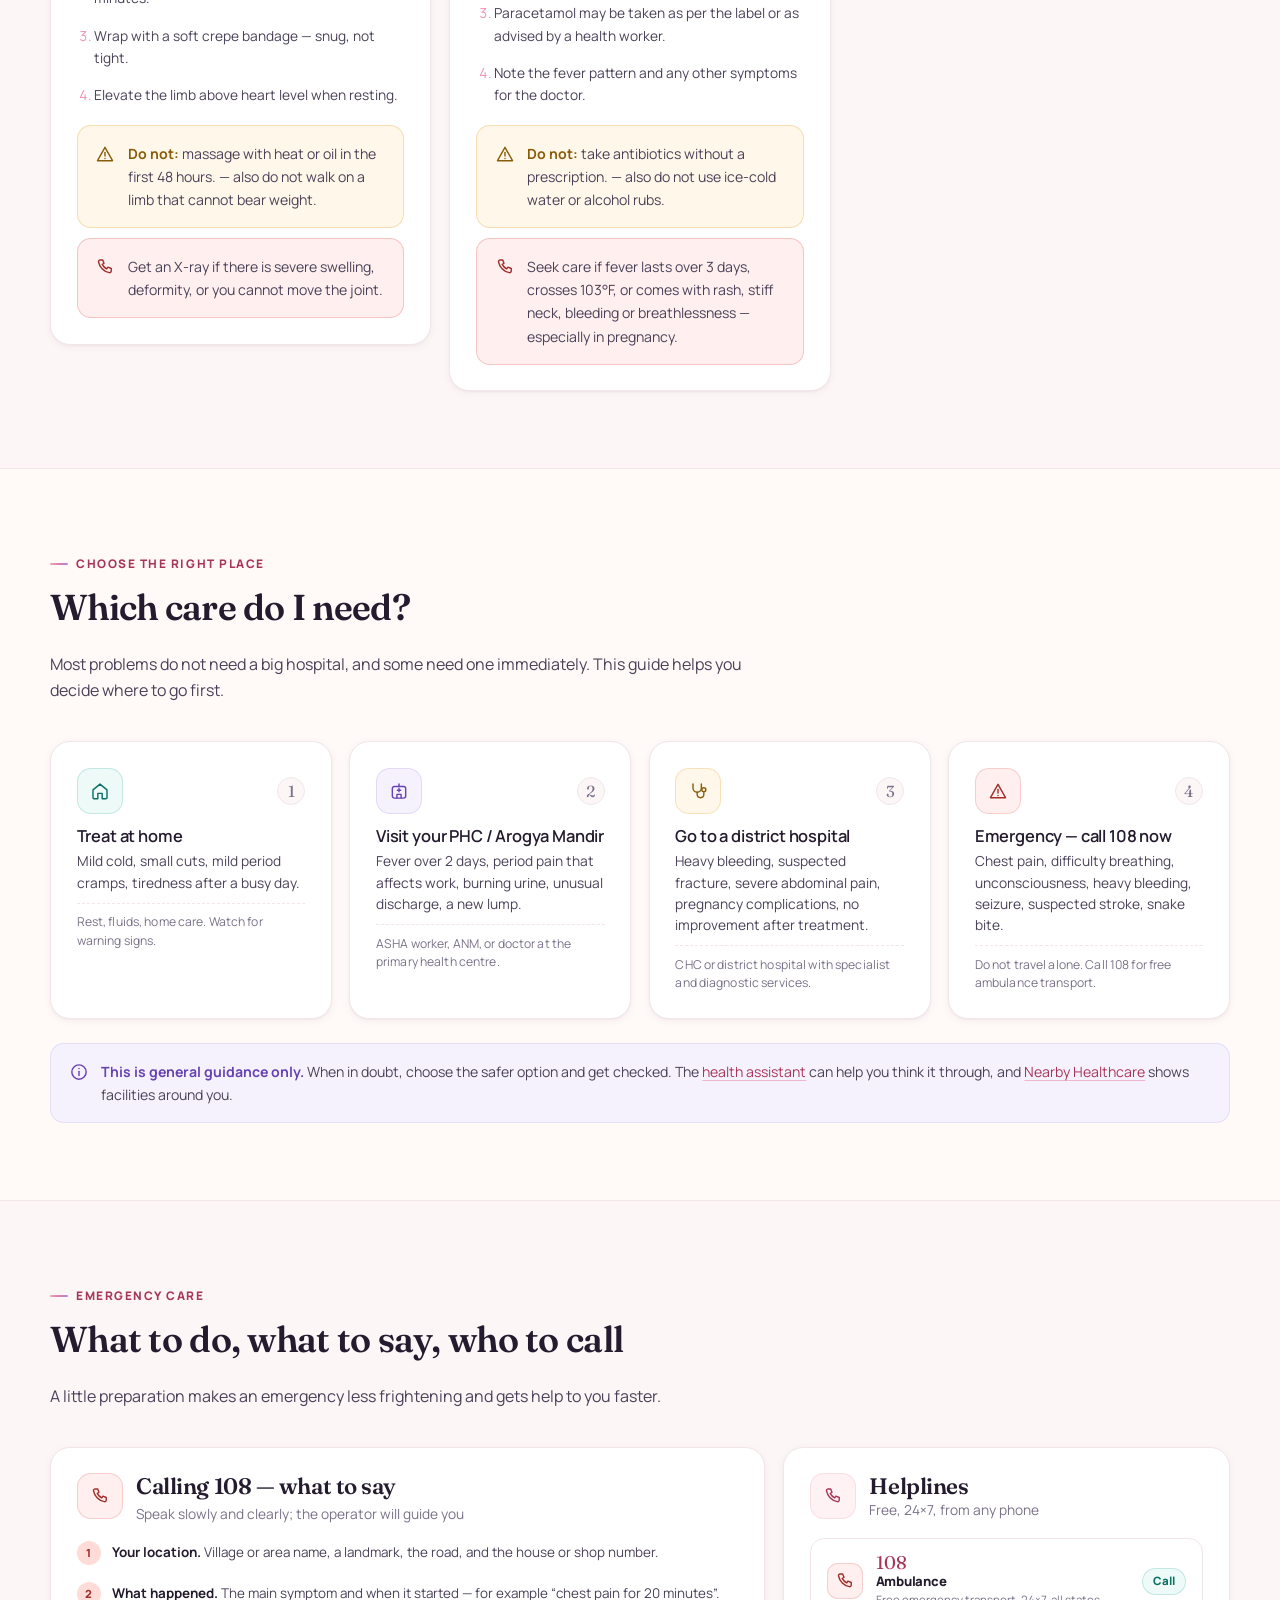
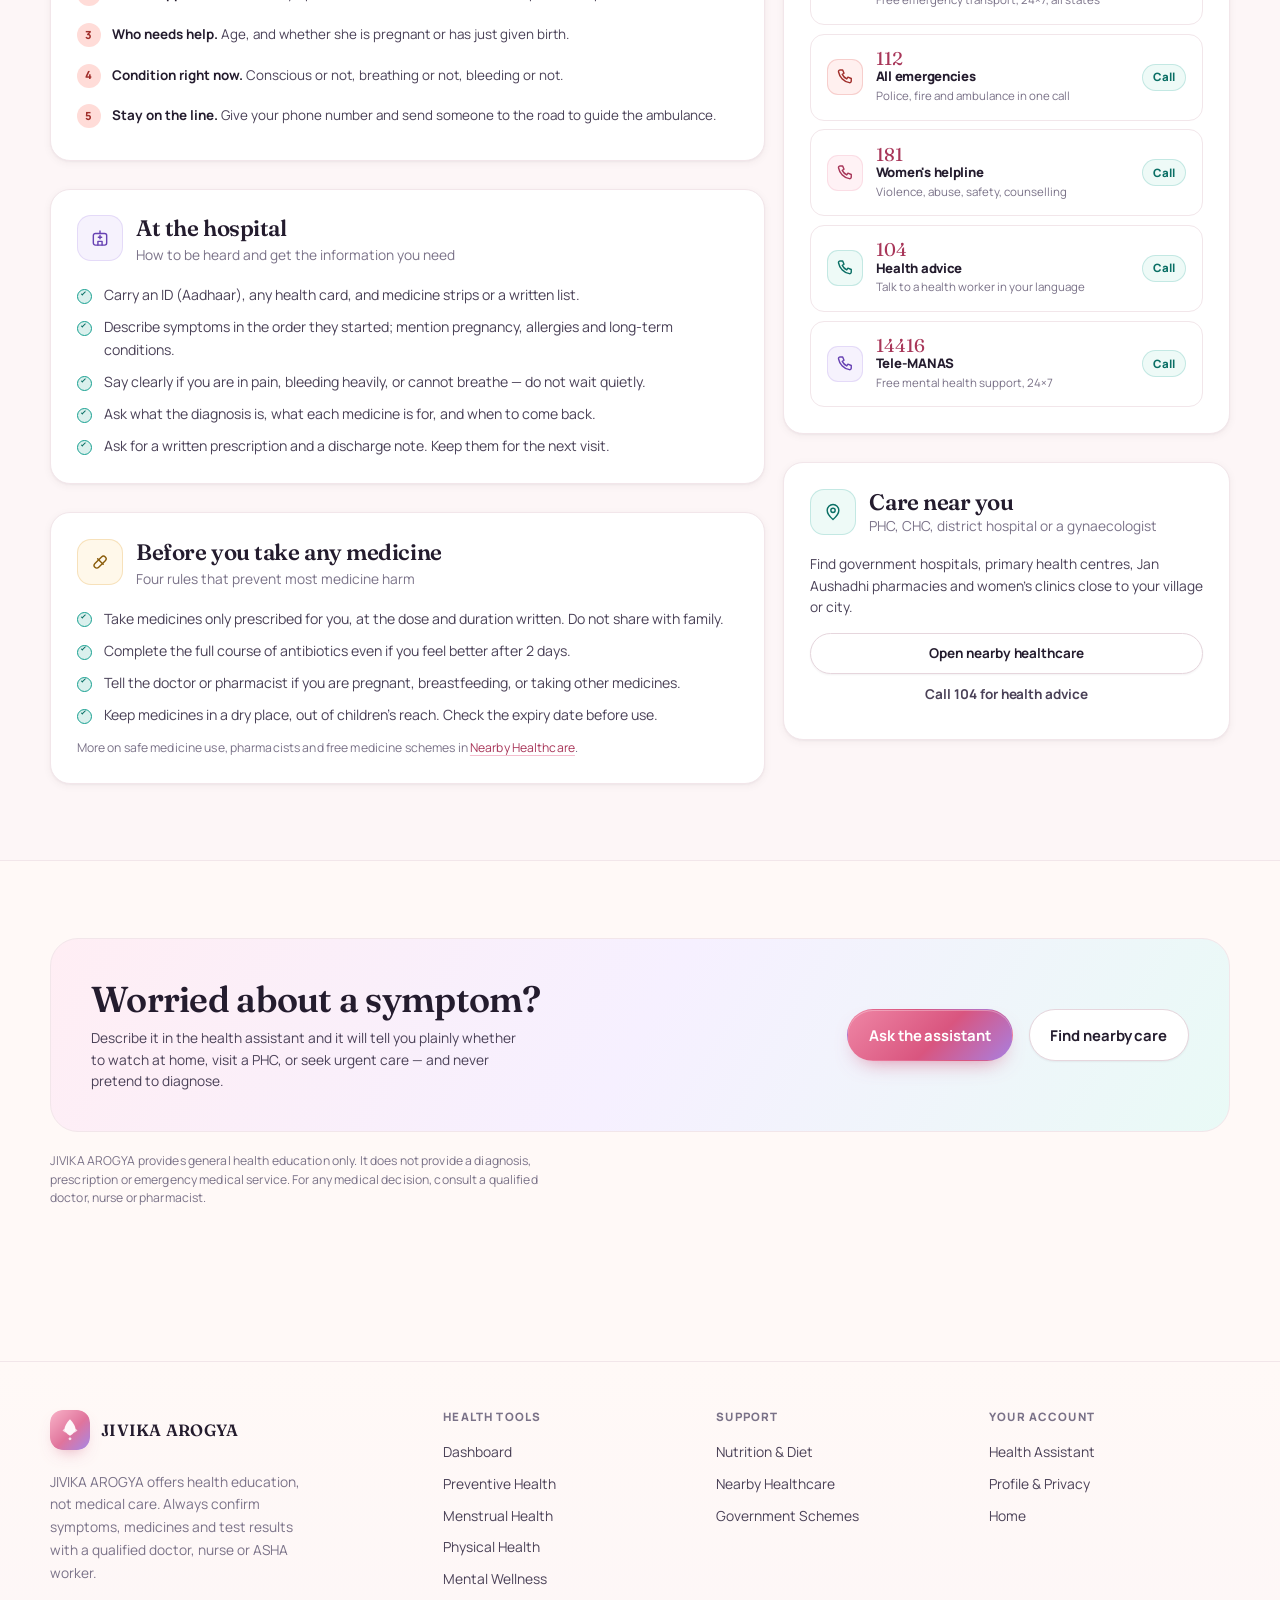
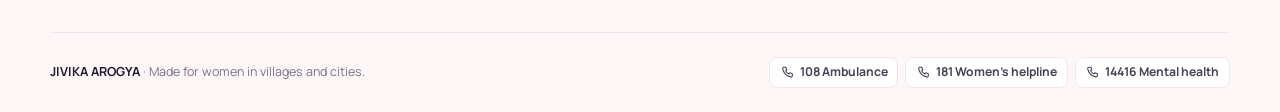
<file: physical.html>
<!doctype html>
<html lang="en" data-theme="light" data-text="md" data-contrast="normal">
<head>
  <meta charset="utf-8">
  <meta name="viewport" content="width=device-width, initial-scale=1">
  <title>Physical Health — JIVIKA AROGYA</title>
  <meta name="description" content="Plain-language information on osteoporosis, heart disease, breast health, skin and hair problems, plus first aid, emergency care and home remedy cards with safety guidance.">
  <meta name="theme-color" content="#fff9f7">
  <link rel="icon" href="assets/img/favicon.svg" type="image/svg+xml">
  <link rel="preconnect" href="https://fonts.googleapis.com">
  <link rel="preconnect" href="https://fonts.gstatic.com" crossorigin>
  <link href="https://fonts.googleapis.com/css2?family=Fraunces:opsz,wght@9..144,400;9..144,500;9..144,600&family=Manrope:wght@400;500;600;700;800&display=swap" rel="stylesheet">
  <link rel="stylesheet" href="assets/css/styles.css">
  <link rel="stylesheet" href="assets/css/pages.css">
  <script>
    (function () {
      try {
        var p = JSON.parse(localStorage.getItem("jivika.profile") || "{}").a11y || {};
        var r = document.documentElement;
        r.setAttribute("data-theme", p.theme || "light");
        r.setAttribute("data-text", p.text || "md");
        r.setAttribute("data-contrast", p.contrast || "normal");
        var l = localStorage.getItem("jivika.lang");
        if (l) r.setAttribute("lang", l === "tcy" ? "kn" : l);
      } catch (e) { }
    })();
  </script>
</head>
<body data-page="physical">
  <a class="skip-link" href="#main">Skip to content</a>
  <div id="site-header"></div>

  <main id="main">
    <section class="page-hero">
      <div class="container">
        <div class="page-hero-row">
          <div>
            <div class="crumbs">
              <a href="index.html">Home</a>
              <svg class="ic" viewBox="0 0 24 24" aria-hidden="true"><path d="m9.5 6 6 6-6 6"/></svg>
              <span>Physical Health</span>
            </div>
            <h1 data-i18n="page.physical">Physical Health</h1>
            <p class="lede">The health problems women face most, explained in plain words — with the warning signs
              that mean “go now”, not “wait and see”.</p>
          </div>
          <div class="row" style="flex:none">
            <a class="btn btn-secondary" href="#firstaid">
              <svg class="ic" viewBox="0 0 24 24" aria-hidden="true"><path d="M12 5v14M5 12h14"/></svg>
              First aid
            </a>
            <a class="btn btn-primary" href="#emergency">
              <svg class="ic" viewBox="0 0 24 24" aria-hidden="true"><path d="M6.2 3.5h3l1.6 4-2.1 1.4a11.5 11.5 0 0 0 5.4 5.4l1.4-2.1 4 1.6v3a2 2 0 0 1-2.2 2A16.5 16.5 0 0 1 4.2 5.7a2 2 0 0 1 2-2.2Z"/></svg>
              Emergency help
            </a>
          </div>
        </div>
        <div id="langNote" style="margin-top:1rem"></div>
      </div>
    </section>

    <section class="section-tight">
      <div class="container">
        <div class="emergency-strip" style="margin-bottom:2rem">
          <div class="icon-badge danger">
            <svg class="ic" viewBox="0 0 24 24" aria-hidden="true"><path d="M6.2 3.5h3l1.6 4-2.1 1.4a11.5 11.5 0 0 0 5.4 5.4l1.4-2.1 4 1.6v3a2 2 0 0 1-2.2 2A16.5 16.5 0 0 1 4.2 5.7a2 2 0 0 1 2-2.2Z"/></svg>
          </div>
          <div style="flex:1;min-width:220px">
            <p><strong>In an emergency, call 108.</strong> Free ambulance, 24×7, in every state.
              For police, fire and ambulance together, dial 112.</p>
          </div>
          <a class="btn btn-danger" href="tel:108">Call 108</a>
          <a class="btn btn-secondary" href="tel:112">Call 112</a>
        </div>

        <div class="section-head">
          <span class="eyebrow">Do not wait</span>
          <h2>Warning signs that need help now</h2>
          <p>These symptoms can become life-threatening within minutes or hours. Call an ambulance — do not wait
            for the next day, and do not travel alone.</p>
        </div>

        <div class="grid-4 keep" style="align-items:start">
          <article class="card card-pad">
            <div class="card-head" style="margin-bottom:.55rem">
              <div class="icon-badge danger">
                <svg class="ic" viewBox="0 0 24 24" aria-hidden="true"><path d="M12 20.2s-7.6-4.6-7.6-9.9A4.4 4.4 0 0 1 12 7.1a4.4 4.4 0 0 1 7.6 3.2c0 5.3-7.6 9.9-7.6 9.9Z"/><path d="M6.6 12.1h2.8l1.3-2.4 2 4.6 1.4-2.2h3.3"/></svg>
              </div>
              <div><h3 style="margin:0">Heart attack</h3><p>Signs in women are often quieter</p></div>
            </div>
            <ul class="flag-list">
              <li>Chest pressure, tightness or heaviness lasting more than a few minutes</li>
              <li>Breathlessness, cold sweat, nausea or unusual tiredness</li>
              <li>Discomfort in the jaw, neck, back or one arm</li>
            </ul>
            <p class="flag-action">Call 108. Sit down and stay calm. Do not drive yourself.</p>
          </article>

          <article class="card card-pad">
            <div class="card-head" style="margin-bottom:.55rem">
              <div class="icon-badge danger">
                <svg class="ic" viewBox="0 0 24 24" aria-hidden="true"><path d="M12 4 21 20H3Z"/><path d="M12 10v4.5"/><circle cx="12" cy="17.3" r=".9" fill="currentColor" stroke="none"/></svg>
              </div>
              <div><h3 style="margin:0">Stroke</h3><p>Every minute counts</p></div>
            </div>
            <ul class="flag-list">
              <li>Face drooping on one side, or a crooked smile</li>
              <li>One arm or leg suddenly weak or numb</li>
              <li>Slurred speech, confusion or sudden loss of vision</li>
            </ul>
            <p class="flag-action">Call 108 at once and note the time symptoms started.</p>
          </article>

          <article class="card card-pad">
            <div class="card-head" style="margin-bottom:.55rem">
              <div class="icon-badge danger">
                <svg class="ic" viewBox="0 0 24 24" aria-hidden="true"><path d="M12 3.2c3.4 3.7 6 7 6 10a6 6 0 0 1-12 0c0-3 2.6-6.3 6-10Z"/></svg>
              </div>
              <div><h3 style="margin:0">Severe bleeding</h3><p>Heavy periods included</p></div>
            </div>
            <ul class="flag-list">
              <li>Soaking one pad every hour for two hours or more</li>
              <li>Bleeding after childbirth, an injury or a miscarriage</li>
              <li>Dizziness, fainting or a racing heart with bleeding</li>
            </ul>
            <p class="flag-action">Press firmly on a wound, lie down and call 108.</p>
          </article>

          <article class="card card-pad">
            <div class="card-head" style="margin-bottom:.55rem">
              <div class="icon-badge danger">
                <svg class="ic" viewBox="0 0 24 24" aria-hidden="true"><path d="M3.5 8.5h9a3 3 0 1 0-3-3"/><path d="M3.5 12.5h13a3 3 0 1 1-3 3"/><path d="M3.5 16.5h5.5"/></svg>
              </div>
              <div><h3 style="margin:0">Breathing trouble</h3><p>Or a severe allergic reaction</p></div>
            </div>
            <ul class="flag-list">
              <li>Cannot speak a full sentence or walk without gasping</li>
              <li>Lips, face or fingertips turning blue</li>
              <li>Swelling of lips or tongue after food, a sting or a medicine</li>
            </ul>
            <p class="flag-action">Call 108. Sit upright and loosen tight clothing.</p>
          </article>
        </div>

        <div class="callout danger" style="margin-top:1.25rem">
          <svg class="ic" viewBox="0 0 24 24" aria-hidden="true"><path d="M12 4 21 20H3Z"/><path d="M12 10v4.5"/><circle cx="12" cy="17.3" r=".9" fill="currentColor" stroke="none"/></svg>
          <p><strong>Pregnancy warning signs — go to hospital the same day:</strong> bleeding or fluid leaking,
            severe headache with blurred vision, swelling of the face or hands, fever, fits, or reduced baby movement.</p>
        </div>
      </div>
    </section>

    <!-- Conditions -->
    <section class="section" id="conditions" style="background:var(--surface-3);border-block:1px solid var(--line)">
      <div class="container">
        <div class="section-head">
          <span class="eyebrow">Understand what is happening</span>
          <h2>Common conditions, in simple language</h2>
          <p>What it is, the signs to watch for, and the point at which you should ask for help. Written for
            readers with no medical background.</p>
        </div>

        <div class="callout" style="margin-bottom:1.5rem">
          <svg class="ic" viewBox="0 0 24 24" aria-hidden="true"><circle cx="12" cy="12" r="8.6"/><path d="M12 11.2v5"/><circle cx="12" cy="7.9" r=".9" fill="currentColor" stroke="none"/></svg>
          <p><strong>This page explains; it does not diagnose.</strong> Only a qualified doctor or nurse can examine
            you, order tests and prescribe treatment. Never start, stop or change a medicine because of a website.</p>
        </div>

        <div class="row-between" style="margin-bottom:1rem">
          <div class="chip-row" id="condFilters" role="group" aria-label="Filter conditions by health area"></div>
          <span class="badge" id="condCount"></span>
        </div>
        <div class="grid-auto" id="condGrid" style="align-items:start"></div>

        <p class="small muted" style="margin-top:1.25rem">This is a starting point, not a complete list. If something
          feels wrong and is not described here, you can still ask the
          <a href="assistant.html">health assistant</a> or call <a href="tel:104">104</a> for advice.</p>
      </div>
    </section>

    <!-- Home remedies -->
    <section class="section" id="remedies">
      <div class="container">
        <div class="section-head">
          <span class="eyebrow">Home care</span>
          <h2>Home remedy cards</h2>
          <p>Simple, low-cost care for mild everyday problems. Every card follows the same five steps:
            the concern, the home care, how it may help, safety precautions, and when to consult a doctor.</p>
        </div>

        <div class="chip-row" id="remedyFilters" role="group" aria-label="Filter remedy cards" style="margin-bottom:1.25rem"></div>
        <div class="remedy-grid" id="remedyGrid"></div>

        <div class="callout warn" style="margin-top:1.5rem">
          <svg class="ic" viewBox="0 0 24 24" aria-hidden="true"><path d="M12 4 21 20H3Z"/><path d="M12 10v4.5"/><circle cx="12" cy="17.3" r=".9" fill="currentColor" stroke="none"/></svg>
          <p><strong>Home care supports health — it does not replace prescribed treatment.</strong>
            Continue any medicine exactly as your doctor advised. If a symptom is new, severe or getting worse,
            stop home care and get medical advice.</p>
        </div>
      </div>
    </section>

    <!-- First aid -->
    <section class="section" id="firstaid" style="background:var(--surface-3);border-block:1px solid var(--line);scroll-margin-top:80px">
      <div class="container">
        <div class="section-head">
          <span class="eyebrow">Before help arrives</span>
          <h2>First aid anyone can give</h2>
          <p>Basic steps that can prevent harm while waiting for an ambulance or reaching a hospital.
            Keep calm, make the person comfortable, and never delay calling for help.</p>
        </div>

        <div class="callout info" style="margin-bottom:1.5rem">
          <svg class="ic" viewBox="0 0 24 24" aria-hidden="true"><path d="M12 6.5C10.5 5 8 4.5 4.5 4.5v13c3.5 0 6 .5 7.5 2 1.5-1.5 4-2 7.5-2v-13c-3.5 0-6 .5-7.5 2Z"/><path d="M12 6.5v13"/></svg>
          <p>These steps do not replace hands-on training. Ask your PHC, school or the Indian Red Cross about a
            free first-aid class in your area.</p>
        </div>

        <div class="aid-grid" id="firstaidGrid"></div>
      </div>
    </section>

    <!-- Care levels -->
    <section class="section" id="care">
      <div class="container">
        <div class="section-head">
          <span class="eyebrow">Choose the right place</span>
          <h2>Which care do I need?</h2>
          <p>Most problems do not need a big hospital, and some need one immediately. This guide helps you decide
            where to go first.</p>
        </div>

        <div class="grid-4 keep" id="careLevels" style="align-items:stretch"></div>

        <div class="callout" style="margin-top:1.5rem">
          <svg class="ic" viewBox="0 0 24 24" aria-hidden="true"><circle cx="12" cy="12" r="8.6"/><path d="M12 11.2v5"/><circle cx="12" cy="7.9" r=".9" fill="currentColor" stroke="none"/></svg>
          <p><strong>This is general guidance only.</strong> When in doubt, choose the safer option and get checked.
            The <a href="assistant.html">health assistant</a> can help you think it through, and
            <a href="healthcare.html">Nearby Healthcare</a> shows facilities around you.</p>
        </div>
      </div>
    </section>

    <!-- Emergency -->
    <section class="section" id="emergency" style="background:var(--surface-3);border-block:1px solid var(--line);scroll-margin-top:80px">
      <div class="container">
        <div class="section-head">
          <span class="eyebrow">Emergency care</span>
          <h2>What to do, what to say, who to call</h2>
          <p>A little preparation makes an emergency less frightening and gets help to you faster.</p>
        </div>

        <div class="dash-grid">
          <div class="stack-lg">
            <div class="card card-pad">
              <div class="card-head">
                <div class="icon-badge danger"><svg class="ic" viewBox="0 0 24 24" aria-hidden="true"><path d="M6.2 3.5h3l1.6 4-2.1 1.4a11.5 11.5 0 0 0 5.4 5.4l1.4-2.1 4 1.6v3a2 2 0 0 1-2.2 2A16.5 16.5 0 0 1 4.2 5.7a2 2 0 0 1 2-2.2Z"/></svg></div>
                <div><h3>Calling 108 — what to say</h3><p>Speak slowly and clearly; the operator will guide you</p></div>
              </div>
              <ol class="firstaid-steps">
                <li class="firstaid-step"><span class="n">1</span><p><strong>Your location.</strong> Village or area name,
                  a landmark, the road, and the house or shop number.</p></li>
                <li class="firstaid-step"><span class="n">2</span><p><strong>What happened.</strong> The main symptom and
                  when it started — for example “chest pain for 20 minutes”.</p></li>
                <li class="firstaid-step"><span class="n">3</span><p><strong>Who needs help.</strong> Age, and whether
                  she is pregnant or has just given birth.</p></li>
                <li class="firstaid-step"><span class="n">4</span><p><strong>Condition right now.</strong> Conscious or not,
                  breathing or not, bleeding or not.</p></li>
                <li class="firstaid-step"><span class="n">5</span><p><strong>Stay on the line.</strong> Give your phone
                  number and send someone to the road to guide the ambulance.</p></li>
              </ol>
            </div>

            <div class="card card-pad">
              <div class="card-head">
                <div class="icon-badge lav"><svg class="ic" viewBox="0 0 24 24" aria-hidden="true"><rect x="4" y="6.5" width="16" height="14" rx="2.5"/><path d="M9.5 20.5V16h5v4.5"/><path d="M12 9v4M10 11h4M12 6.5v-3"/></svg></div>
                <div><h3>At the hospital</h3><p>How to be heard and get the information you need</p></div>
              </div>
              <ul class="bullet-check">
                <li>Carry an ID (Aadhaar), any health card, and medicine strips or a written list.</li>
                <li>Describe symptoms in the order they started; mention pregnancy, allergies and long-term conditions.</li>
                <li>Say clearly if you are in pain, bleeding heavily, or cannot breathe — do not wait quietly.</li>
                <li>Ask what the diagnosis is, what each medicine is for, and when to come back.</li>
                <li>Ask for a written prescription and a discharge note. Keep them for the next visit.</li>
              </ul>
            </div>

            <div class="card card-pad">
              <div class="card-head">
                <div class="icon-badge amber"><svg class="ic" viewBox="0 0 24 24" aria-hidden="true"><rect x="3.2" y="9" width="17.6" height="6.4" rx="3.2" transform="rotate(-45 12 12)"/><path d="M9.2 8.2 15.8 14.8"/></svg></div>
                <div><h3>Before you take any medicine</h3><p>Four rules that prevent most medicine harm</p></div>
              </div>
              <ul class="bullet-check" id="medSafety"></ul>
              <p class="tiny muted" style="margin-top:.8rem">More on safe medicine use, pharmacists and free
                medicine schemes in <a href="healthcare.html">Nearby Healthcare</a>.</p>
            </div>
          </div>

          <div class="stack-lg">
            <div class="card card-pad">
              <div class="card-head">
                <div class="icon-badge"><svg class="ic" viewBox="0 0 24 24" aria-hidden="true"><path d="M6.2 3.5h3l1.6 4-2.1 1.4a11.5 11.5 0 0 0 5.4 5.4l1.4-2.1 4 1.6v3a2 2 0 0 1-2.2 2A16.5 16.5 0 0 1 4.2 5.7a2 2 0 0 1 2-2.2Z"/></svg></div>
                <div><h3 style="margin:0">Helplines</h3><p>Free, 24×7, from any phone</p></div>
              </div>
              <div class="grid" id="helplineGrid" style="gap:.55rem"></div>
            </div>

            <div class="card card-pad">
              <div class="card-head">
                <div class="icon-badge teal"><svg class="ic" viewBox="0 0 24 24" aria-hidden="true"><path d="M12 21s7-5.8 7-11a7 7 0 1 0-14 0c0 5.2 7 11 7 11Z"/><circle cx="12" cy="10" r="2.6"/></svg></div>
                <div><h3 style="margin:0">Care near you</h3><p>PHC, CHC, district hospital or a gynaecologist</p></div>
              </div>
              <p class="small">Find government hospitals, primary health centres, Jan Aushadhi pharmacies and
                women's clinics close to your village or city.</p>
              <a class="btn btn-secondary btn-block btn-sm" href="healthcare.html">Open nearby healthcare</a>
              <a class="btn btn-ghost btn-block btn-sm" href="tel:104">Call 104 for health advice</a>
            </div>
          </div>
        </div>
      </div>
    </section>

    <section class="section">
      <div class="container">
        <div class="cta-band">
          <div>
            <h2 style="margin-bottom:.4rem">Worried about a symptom?</h2>
            <p class="small" style="margin:0;max-width:54ch">Describe it in the health assistant and it will tell you
              plainly whether to watch at home, visit a PHC, or seek urgent care — and never pretend to diagnose.</p>
          </div>
          <div class="row" style="flex:none">
            <a class="btn btn-primary" href="assistant.html">Ask the assistant</a>
            <a class="btn btn-secondary" href="healthcare.html">Find nearby care</a>
          </div>
        </div>
        <p class="tiny muted" style="margin-top:1.25rem;max-width:70ch">JIVIKA AROGYA provides general health education
          only. It does not provide a diagnosis, prescription or emergency medical service. For any medical decision,
          consult a qualified doctor, nurse or pharmacist.</p>
      </div>
    </section>
  </main>

  <div id="site-footer"></div>
  <div id="site-tabbar"></div>
  <div class="toast-wrap" id="toastWrap" role="status" aria-live="polite"></div>

  <script src="assets/js/i18n.js" defer></script>
  <script src="assets/js/icons.js" defer></script>
  <script src="assets/js/app.js" defer></script>
  <script src="assets/js/data-health.js" defer></script>
  <script src="assets/js/data-wellbeing.js" defer></script>
  <script src="assets/js/ui.js" defer></script>
  <script src="assets/js/physical.js" defer></script>
</body>
</html>
</file>
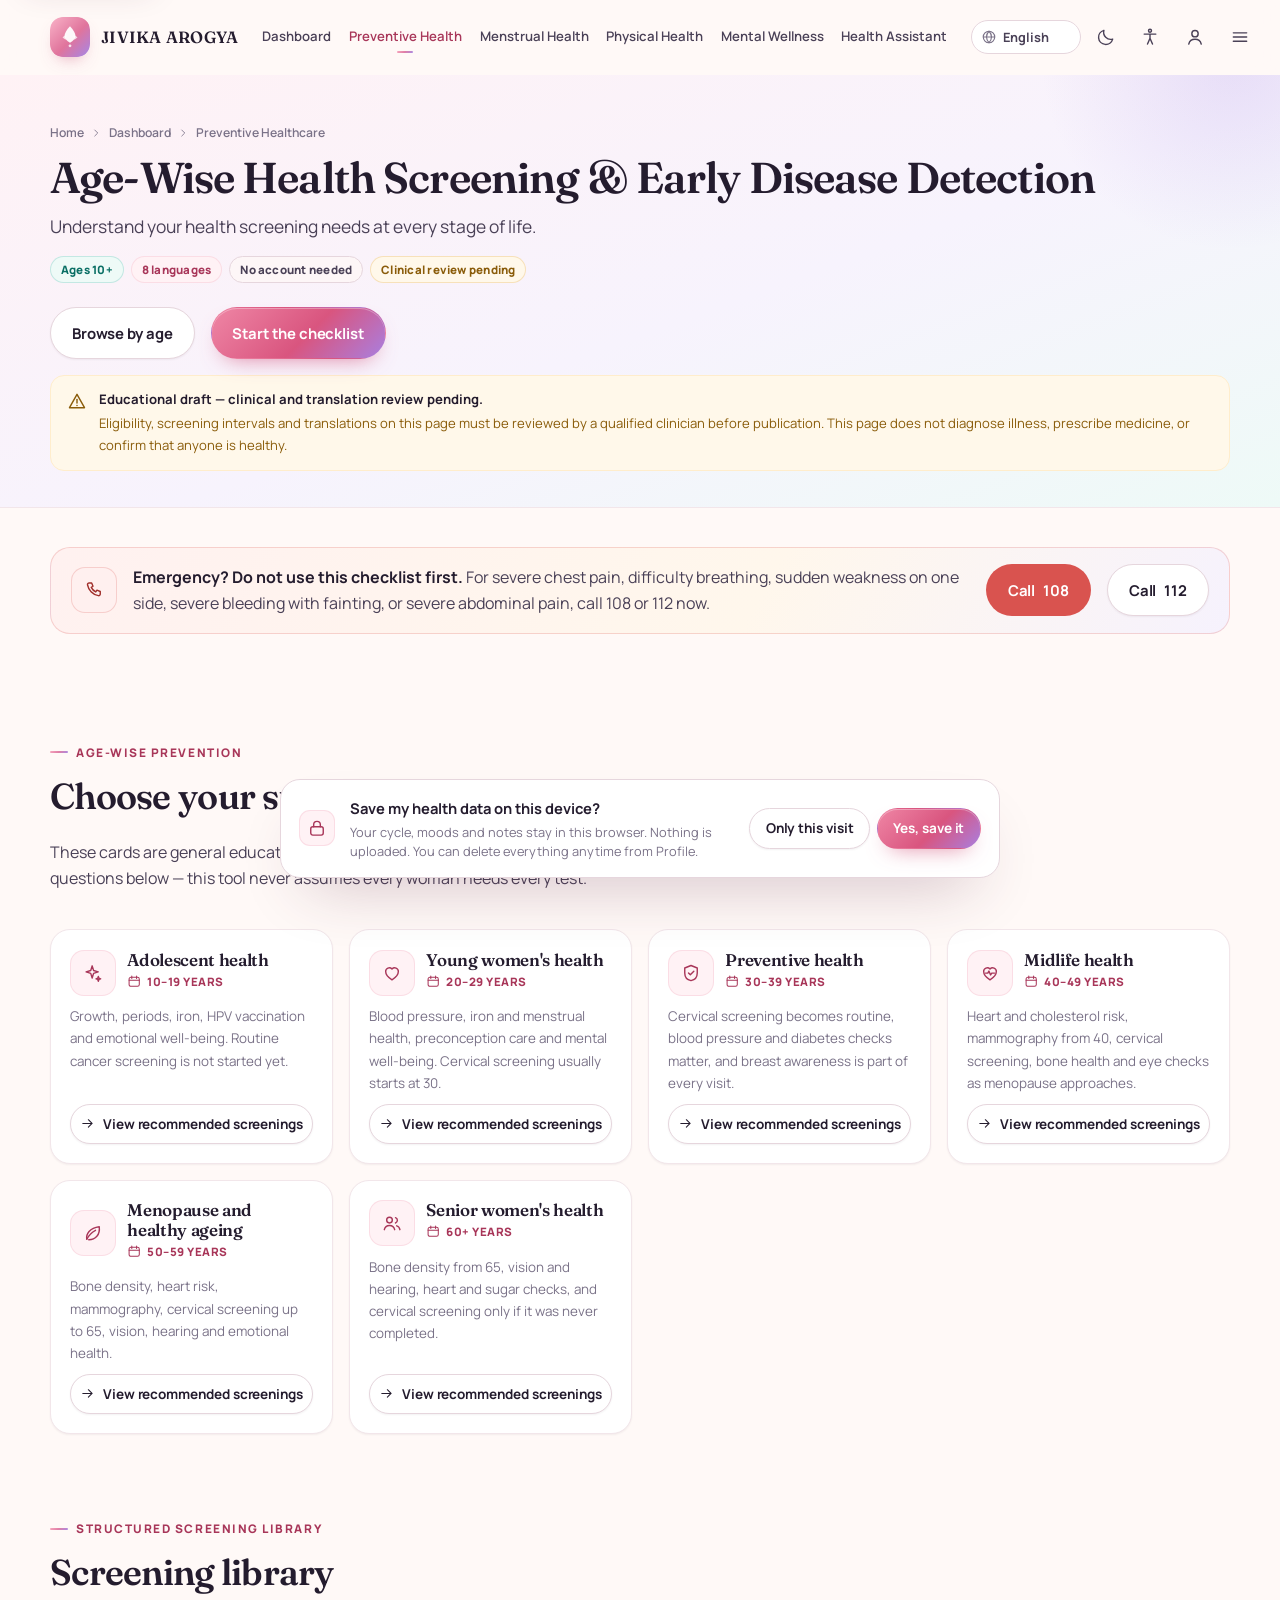
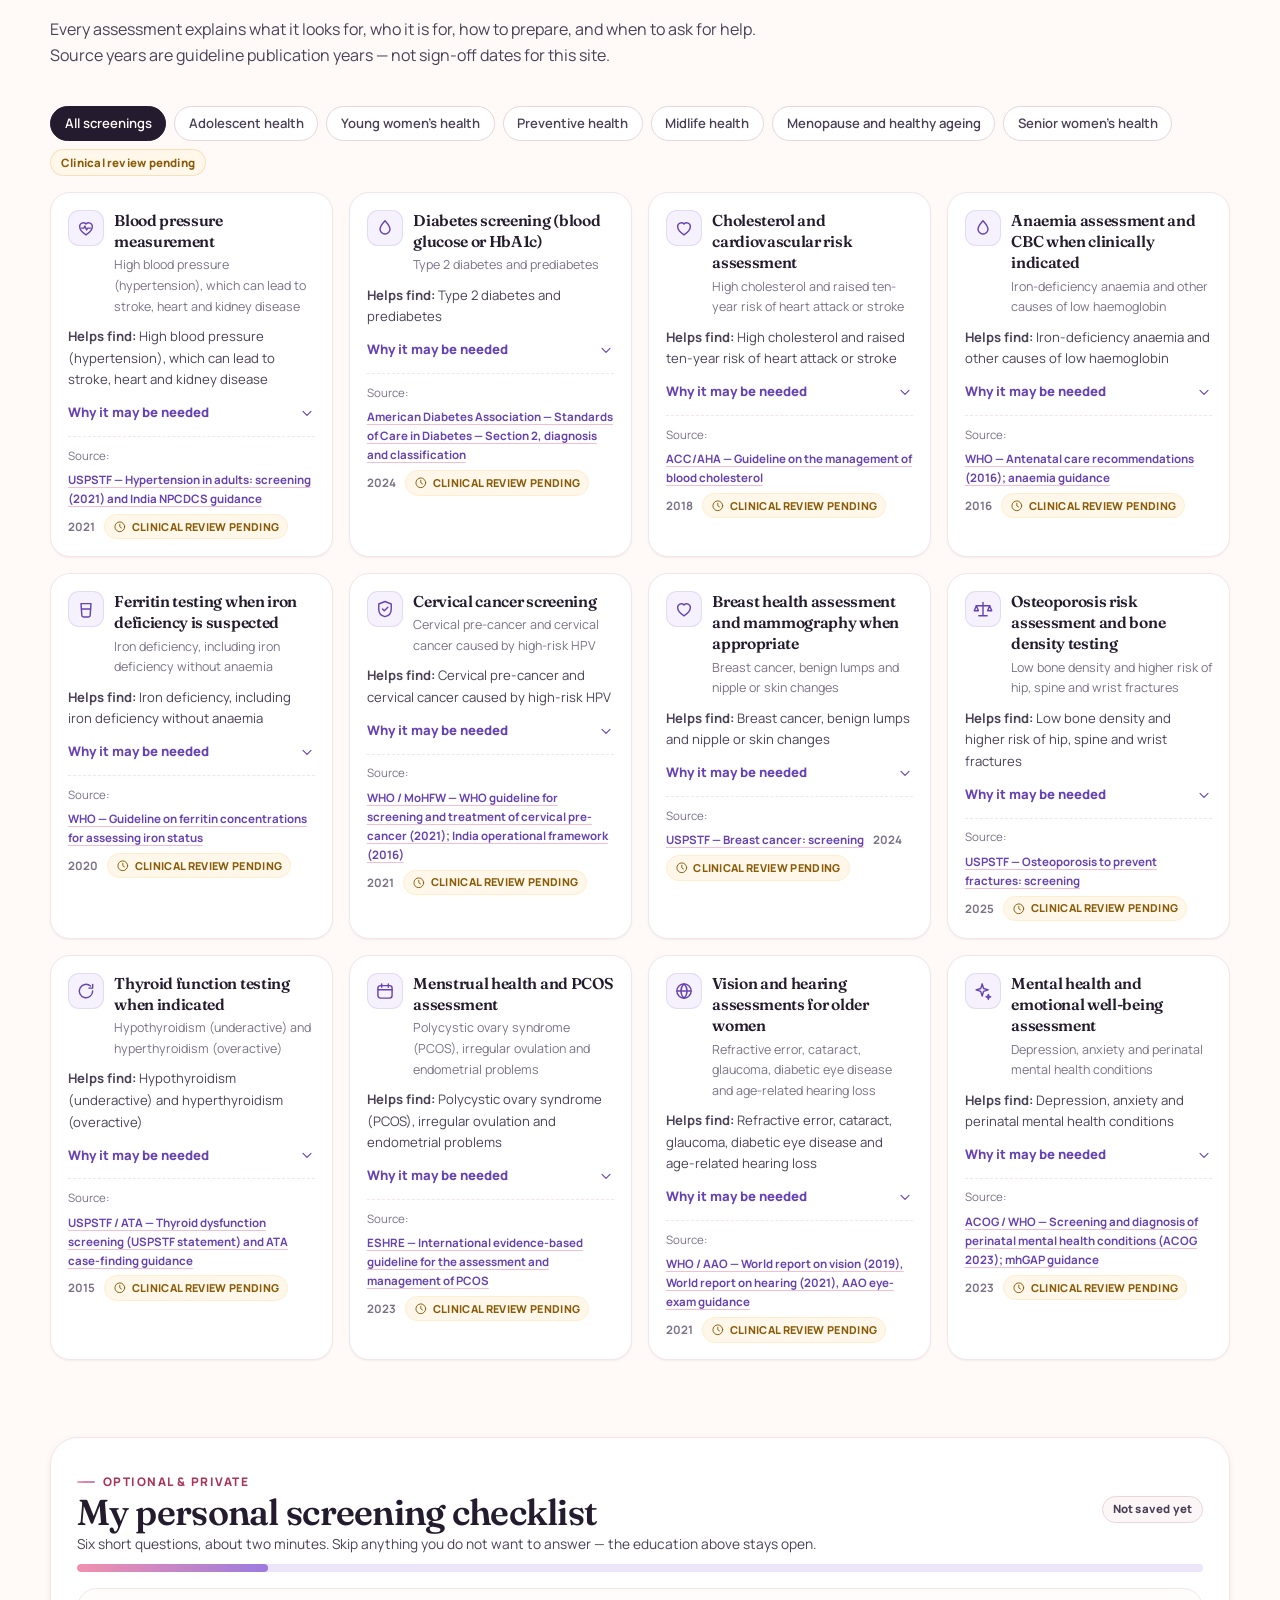
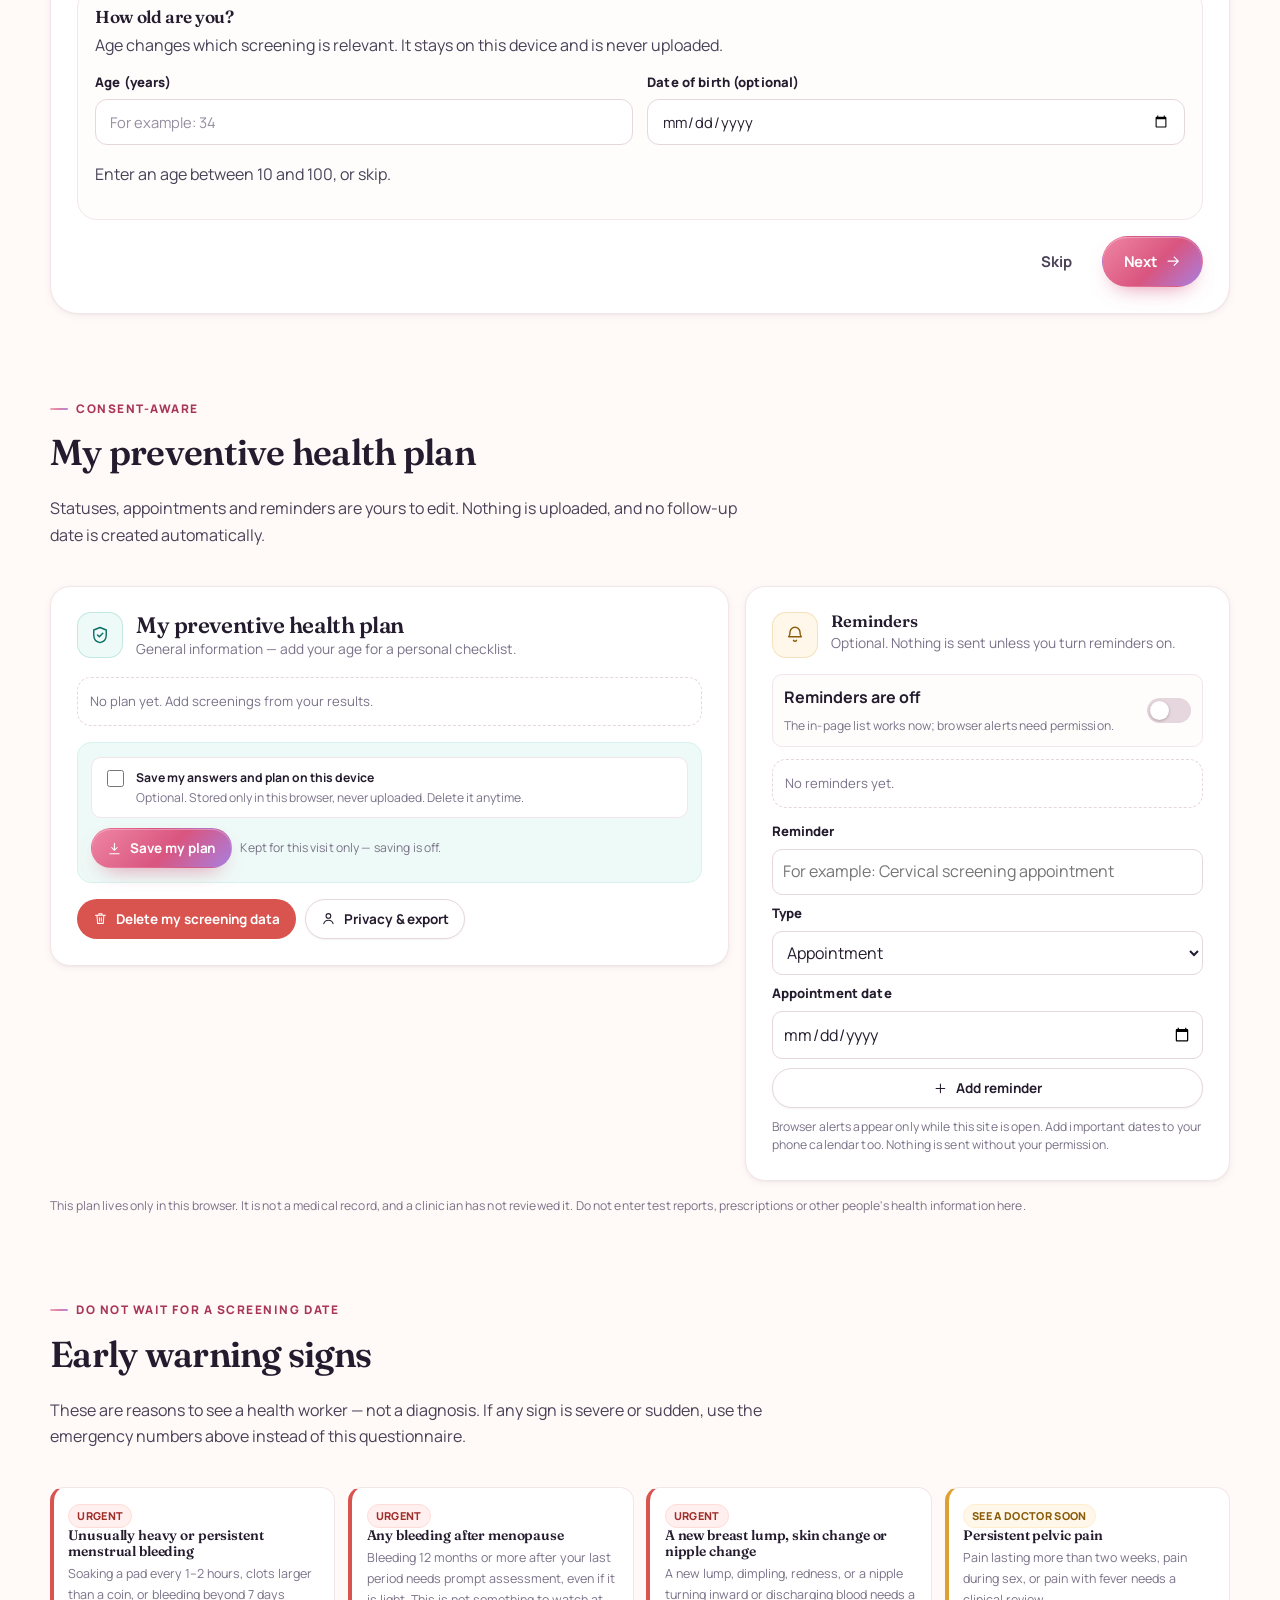
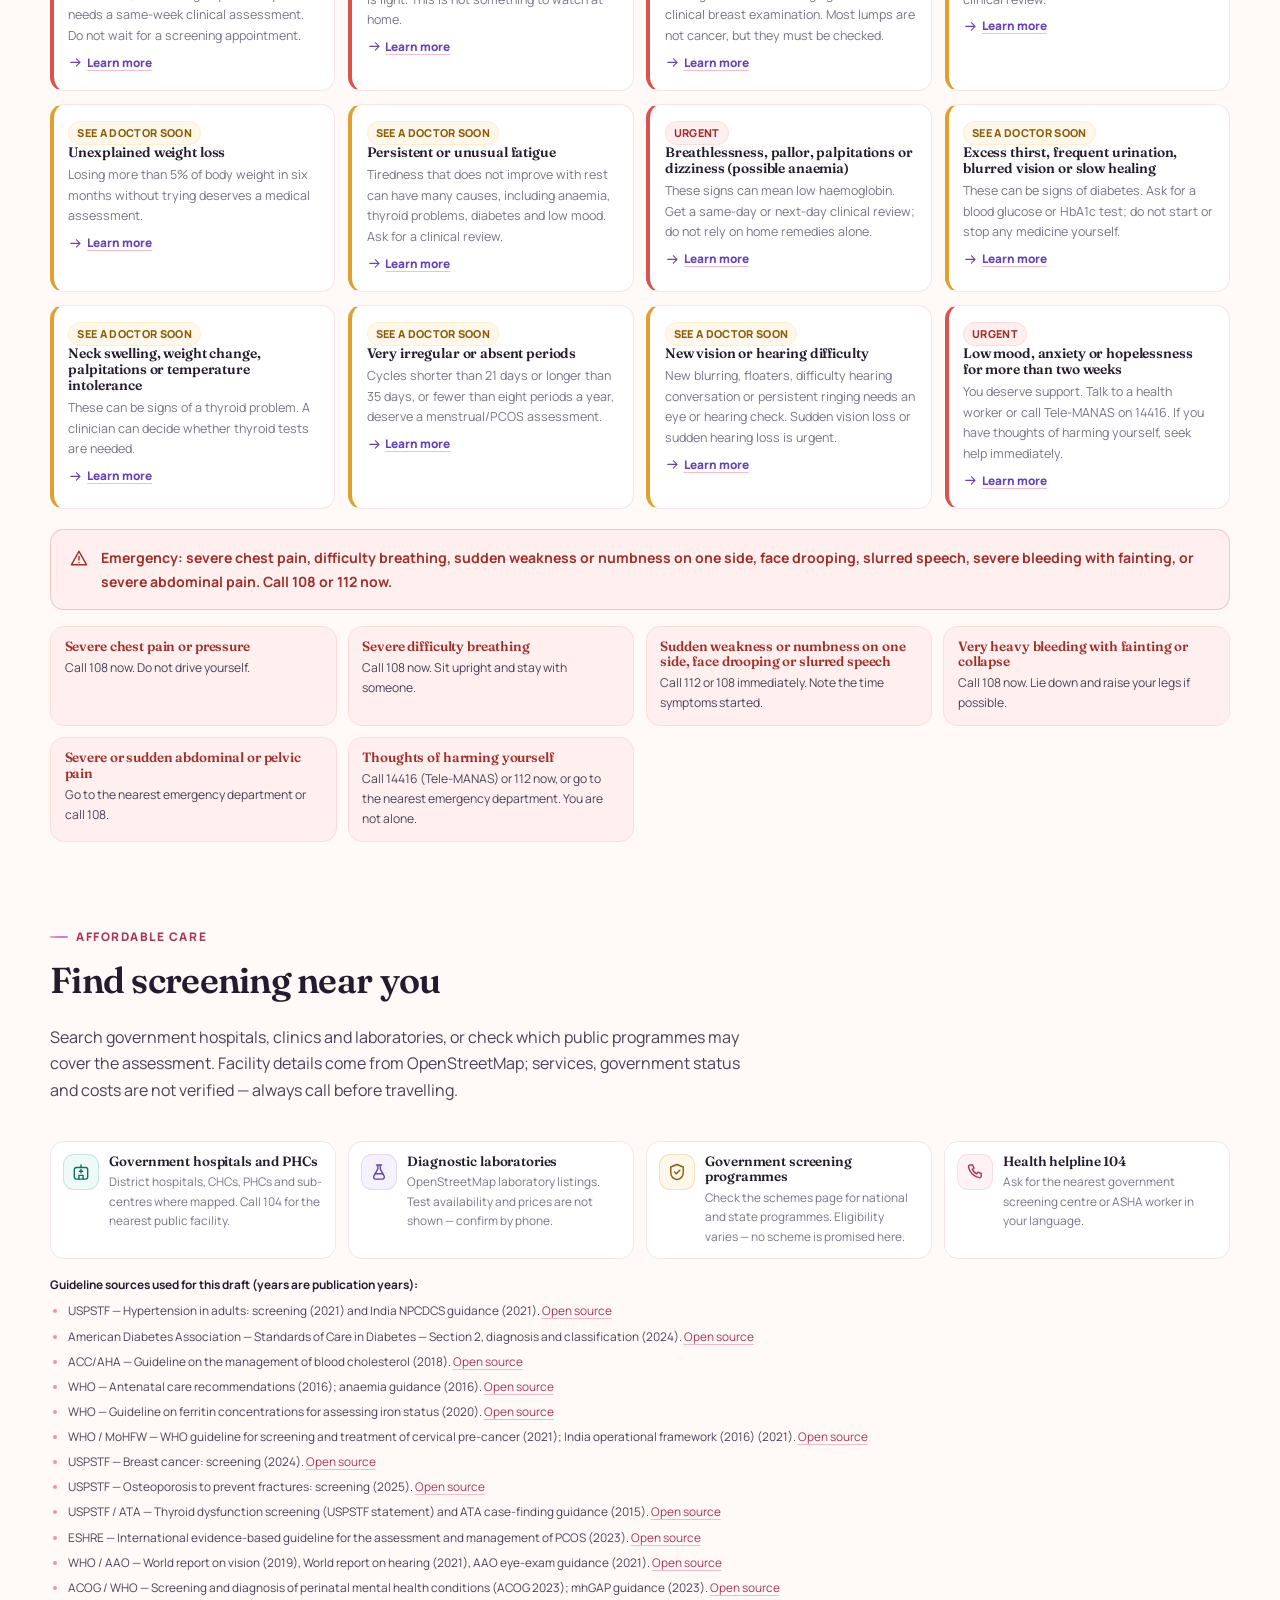
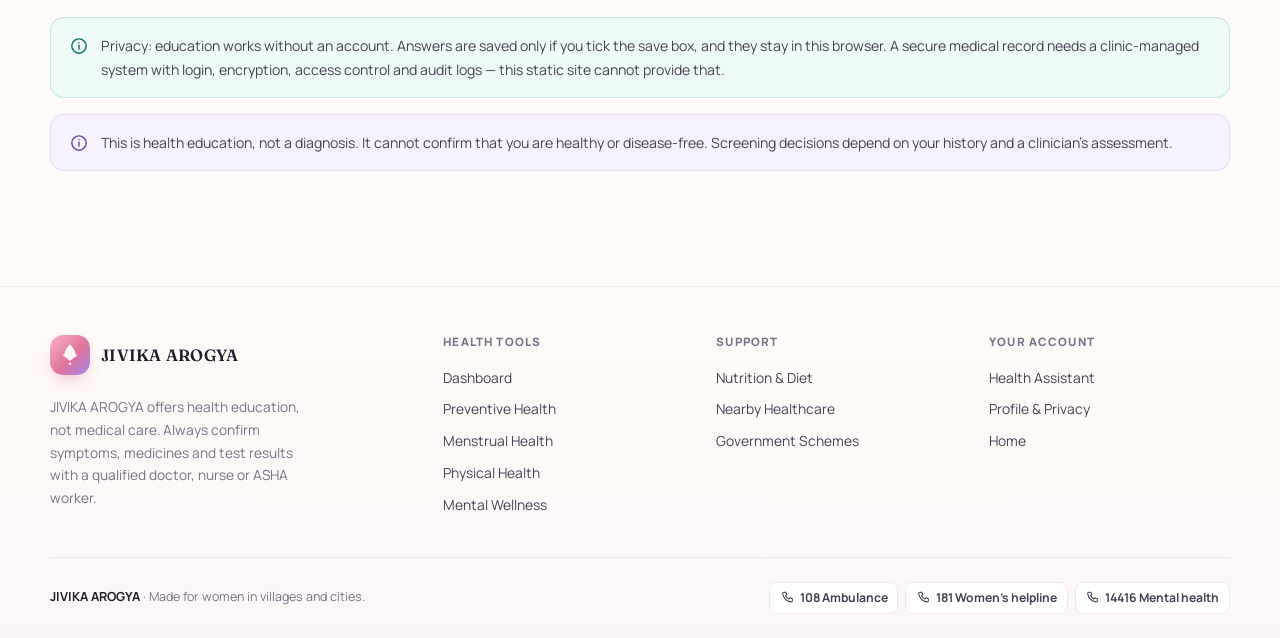
<file: preventive.html>
<!doctype html>
<html lang="en" data-theme="light" data-text="md" data-contrast="normal">
<head>
  <meta charset="utf-8">
  <meta name="viewport" content="width=device-width, initial-scale=1">
  <title>Preventive Healthcare — JIVIKA AROGYA</title>
  <meta name="description" content="Age-wise health screening and early disease detection for women: understand which assessments may be due, what to discuss with a clinician, and which symptoms need medical care. Educational only.">
  <meta name="theme-color" content="#fff9f7">
  <link rel="icon" href="assets/img/favicon.svg" type="image/svg+xml">
  <link rel="preconnect" href="https://fonts.googleapis.com">
  <link rel="preconnect" href="https://fonts.gstatic.com" crossorigin>
  <link href="https://fonts.googleapis.com/css2?family=Fraunces:opsz,wght@9..144,400;9..144,500;9..144,600&family=Manrope:wght@400;500;600;700;800&display=swap" rel="stylesheet">
  <link rel="stylesheet" href="assets/css/styles.css">
  <link rel="stylesheet" href="assets/css/pages.css">
  <link rel="stylesheet" href="assets/css/preventive.css">
  <script>
    (function () {
      try {
        var p = JSON.parse(localStorage.getItem("jivika.profile") || "{}").a11y || {};
        var r = document.documentElement;
        r.setAttribute("data-theme", p.theme || "light");
        r.setAttribute("data-text", p.text || "md");
        r.setAttribute("data-contrast", p.contrast || "normal");
        var l = localStorage.getItem("jivika.lang");
        if (l) r.setAttribute("lang", l === "tcy" ? "kn" : l);
      } catch (e) { }
    })();
  </script>
</head>
<body data-page="preventive">
  <a class="skip-link" href="#main">Skip to content</a>
  <div id="site-header"></div>

  <main id="main">
    <section class="page-hero">
      <div class="container">
        <div class="page-hero-row">
          <div>
            <div class="crumbs">
              <a href="index.html">Home</a>
              <svg class="ic" viewBox="0 0 24 24" aria-hidden="true"><path d="m9.5 6 6 6-6 6"/></svg>
              <a href="dashboard.html" data-i18n="nav.dashboard">Dashboard</a>
              <svg class="ic" viewBox="0 0 24 24" aria-hidden="true"><path d="m9.5 6 6 6-6 6"/></svg>
              <span data-i18n="page.preventive">Preventive Healthcare</span>
            </div>
            <h1 data-i18n="pv.title">Age-Wise Health Screening &amp; Early Disease Detection</h1>
            <p class="lede" data-i18n="pv.sub">Understand your health screening needs at every stage of life.</p>
            <div class="pv-hero-badges">
              <span class="badge teal" data-i18n="pv.badgeAges">Ages 10+</span>
              <span class="badge lavender" data-i18n="pv.badgeLangs">8 languages</span>
              <span class="badge neutral" data-i18n="pv.badgeNoAccount">No account needed</span>
              <span class="badge amber" data-i18n="pv.pending">Clinical review pending</span>
            </div>
          </div>
          <div class="row" style="flex:none">
            <a class="btn btn-secondary" href="#pvLibrary" data-i18n="pv.browse">Browse by age</a>
            <a class="btn btn-primary" href="#pvWizard" data-i18n="pv.start">Start the checklist</a>
          </div>
        </div>
        <div id="langNote" style="margin-top:1rem"></div>
        <div class="pv-review" role="note">
          <svg class="ic" viewBox="0 0 24 24" aria-hidden="true"><path d="M12 4 21 20H3Z"/><path d="M12 10v4.5"/><circle cx="12" cy="17.3" r=".9" fill="currentColor" stroke="none"/></svg>
          <div>
            <strong>Educational draft — clinical and translation review pending.</strong>
            <span>Eligibility, screening intervals and translations on this page must be reviewed by a qualified clinician before publication. This page does not diagnose illness, prescribe medicine, or confirm that anyone is healthy.</span>
            <span id="pvClinicalNote" hidden data-i18n="pv.clinicalEnglish">Clinical detail is shown in English until a clinician reviews the translation.</span>
          </div>
        </div>
      </div>
    </section>

    <section class="section-tight">
      <div class="container">
        <div class="emergency-strip pv-emergency" role="alert">
          <div class="icon-badge danger">
            <svg class="ic" viewBox="0 0 24 24" aria-hidden="true"><path d="M6.2 3.5h3l1.6 4-2.1 1.4a11.5 11.5 0 0 0 5.4 5.4l1.4-2.1 4 1.6v3a2 2 0 0 1-2.2 2A16.5 16.5 0 0 1 4.2 5.7a2 2 0 0 1 2-2.2Z"/></svg>
          </div>
          <div style="flex:1;min-width:220px">
            <p><strong data-i18n="pv.emgStripTitle">Emergency? Do not use this checklist first.</strong> <span data-i18n="pv.emgStripBody">For severe chest pain, difficulty breathing, sudden weakness on one side, severe bleeding with fainting, or severe abdominal pain, call 108 or 112 now.</span></p>
          </div>
          <a class="btn btn-danger" href="tel:108"><span data-i18n="common.call">Call</span> 108</a>
          <a class="btn btn-secondary" href="tel:112"><span data-i18n="common.call">Call</span> 112</a>
        </div>
      </div>
    </section>

    <section class="section-tight" id="pvAges">
      <div class="container">
        <div class="section-head">
          <span class="eyebrow">Age-wise prevention</span>
          <h2 data-i18n="pv.ageTitle">Choose your stage of life</h2>
          <p>These cards are general education. Your personal checklist is built only after you answer the questions below — this tool never assumes every woman needs every test.</p>
        </div>
        <div class="pv-age-grid" id="pvAgeGrid"></div>
      </div>
    </section>

    <section class="section-tight" id="pvLibrary">
      <div class="container">
        <div class="section-head">
          <span class="eyebrow">Structured screening library</span>
          <h2 data-i18n="pv.library">Screening library</h2>
          <p>Every assessment explains what it looks for, who it is for, how to prepare, and when to ask for help. Source years are guideline publication years — not sign-off dates for this site.</p>
        </div>
        <div class="pv-lib-toolbar">
          <div class="chip-row" id="pvAgeFilter" role="group" aria-label="Filter screenings by age"></div>
          <span class="badge amber" data-i18n="pv.pending">Clinical review pending</span>
        </div>
        <div class="pv-lib-grid" id="pvLibraryGrid" aria-live="polite"></div>
      </div>
    </section>

    <section class="section-tight" id="pvWizard">
      <div class="container">
        <div class="card card-lg card-pad pv-wizard">
          <div class="pv-wizard-head">
            <div>
              <span class="eyebrow" style="margin:0">Optional &amp; private</span>
              <h2 data-i18n="pv.wizard">My personal screening checklist</h2>
              <p class="small" data-i18n="pv.wizardIntro">Six short questions, about two minutes. Skip anything you do not want to answer — the education above stays open.</p>
            </div>
            <span class="badge lavender" id="pvVisitBadge">Not saved yet</span>
          </div>
          <div class="pv-progress" role="progressbar" aria-valuemin="1" aria-valuemax="6" aria-valuenow="1" aria-label="Questionnaire progress">
            <span id="pvProgressBar" style="width:16.6%"></span>
          </div>
          <div id="pvWizardBody">
            <div class="pv-step" id="pvStepHost"></div>
            <div class="pv-error" id="pvError" role="alert" hidden></div>
            <div class="pv-nav" id="pvWizardNav"></div>
          </div>
          <div id="pvResults" hidden></div>
          <div id="pvWizardFoot"></div>
        </div>
      </div>
    </section>

    <section class="section-tight" id="pvPlan">
      <div class="container">
        <div class="section-head">
          <span class="eyebrow">Consent-aware</span>
          <h2 data-i18n="pv.plan">My preventive health plan</h2>
          <p data-i18n="pv.planIntro">Statuses, appointments and reminders are yours to edit. Nothing is uploaded, and no follow-up date is created automatically.</p>
        </div>
        <div class="pv-plan-grid">
          <div class="card card-pad" id="pvPlanCard">
            <div id="pvPlanBody"></div>
            <div id="pvConsentPanel"></div>
            <div class="pv-plan-actions" id="pvPlanActions"></div>
          </div>
          <div class="card card-pad" id="pvReminderCard">
            <div id="pvReminderBody"></div>
          </div>
        </div>
        <p class="tiny muted" style="margin-top:1rem" data-i18n="pv.planNote">This plan lives only in this browser. It is not a medical record, and a clinician has not reviewed it. Do not enter test reports, prescriptions or other people's health information here.</p>
      </div>
    </section>

    <section class="section-tight" id="pvWarnings">
      <div class="container">
        <div class="section-head">
          <span class="eyebrow">Do not wait for a screening date</span>
          <h2 data-i18n="pv.warning">Early warning signs</h2>
          <p>These are reasons to see a health worker — not a diagnosis. If any sign is severe or sudden, use the emergency numbers above instead of this questionnaire.</p>
        </div>
        <div class="pv-warning-grid" id="pvWarningGrid"></div>
        <div class="callout danger" style="margin-top:1.25rem">
          <svg class="ic" viewBox="0 0 24 24" aria-hidden="true"><path d="M12 4 21 20H3Z"/><path d="M12 10v4.5"/><circle cx="12" cy="17.3" r=".9" fill="currentColor" stroke="none"/></svg>
          <p><strong data-i18n="pv.emergencyLine">Emergency: severe chest pain, difficulty breathing, sudden weakness or numbness on one side, face drooping, slurred speech, severe bleeding with fainting, or severe abdominal pain. Call 108 or 112 now.</strong></p>
        </div>
        <div class="pv-emergency-grid" id="pvEmergencyGrid"></div>
      </div>
    </section>

    <section class="section-tight" id="pvCare">
      <div class="container">
        <div class="section-head">
          <span class="eyebrow">Affordable care</span>
          <h2 data-i18n="pv.findCare">Find screening near you</h2>
          <p>Search government hospitals, clinics and laboratories, or check which public programmes may cover the assessment. Facility details come from OpenStreetMap; services, government status and costs are not verified — always call before travelling.</p>
        </div>
        <div class="pv-care-grid">
          <a class="pv-care-card" href="healthcare.html?type=hospital&amp;gov=1">
            <span class="icon-badge teal sm"><svg class="ic" viewBox="0 0 24 24" aria-hidden="true"><rect x="4" y="6.5" width="16" height="14" rx="2.5"/><path d="M9.5 20.5V16h5v4.5"/><path d="M12 9v4M10 11h4M12 6.5v-3"/></svg></span>
            <span><h4 data-i18n="pv.govt">Government hospitals and PHCs</h4><p>District hospitals, CHCs, PHCs and sub-centres where mapped. Call 104 for the nearest public facility.</p></span>
          </a>
          <a class="pv-care-card" href="healthcare.html?type=lab">
            <span class="icon-badge lav sm"><svg class="ic" viewBox="0 0 24 24" aria-hidden="true"><path d="M9 3.5h6M10.5 3.5v5L5.8 17a2.5 2.5 0 0 0 2.2 3.5h8a2.5 2.5 0 0 0 2.2-3.5L13.5 8.5v-5"/><path d="M7.5 14h9"/></svg></span>
            <span><h4 data-i18n="pv.labs">Diagnostic laboratories</h4><p>OpenStreetMap laboratory listings. Test availability and prices are not shown — confirm by phone.</p></span>
          </a>
          <a class="pv-care-card" href="schemes.html">
            <span class="icon-badge amber sm"><svg class="ic" viewBox="0 0 24 24" aria-hidden="true"><path d="M12 3 19.5 6v6c0 4.8-3.3 8.3-7.5 9.2C7.8 20.3 4.5 16.8 4.5 12V6Z"/><path d="m9 12 2.2 2.2 4.2-4.3"/></svg></span>
            <span><h4 data-i18n="pv.programmes">Government screening programmes</h4><p>Check the schemes page for national and state programmes. Eligibility varies — no scheme is promised here.</p></span>
          </a>
          <a class="pv-care-card" href="tel:104">
            <span class="icon-badge sm"><svg class="ic" viewBox="0 0 24 24" aria-hidden="true"><path d="M6.2 3.5h3l1.6 4-2.1 1.4a11.5 11.5 0 0 0 5.4 5.4l1.4-2.1 4 1.6v3a2 2 0 0 1-2.2 2A16.5 16.5 0 0 1 4.2 5.7a2 2 0 0 1 2-2.2Z"/></svg></span>
            <span><h4 data-i18n="pv.helplineTitle">Health helpline 104</h4><p data-i18n="pv.helplineText">Ask for the nearest government screening centre or ASHA worker in your language.</p></span>
          </a>
        </div>
        <div class="pv-sources" id="pvSources"></div>
        <div class="callout info" style="margin-top:1.25rem">
          <svg class="ic" viewBox="0 0 24 24" aria-hidden="true"><circle cx="12" cy="12" r="8.6"/><path d="M12 11v5"/><circle cx="12" cy="8" r=".9" fill="currentColor" stroke="none"/></svg>
          <p data-i18n="pv.privacyNote"><strong>Privacy:</strong> education works without an account. Answers are saved only if you tick the save box, and they stay in this browser. A secure medical record needs a clinic-managed system with login, encryption, access control and audit logs — this static site cannot provide that.</p>
        </div>
        <div class="callout" style="margin-top:1rem">
          <svg class="ic" viewBox="0 0 24 24" aria-hidden="true"><circle cx="12" cy="12" r="8.6"/><path d="M12 11v5"/><circle cx="12" cy="8" r=".9" fill="currentColor" stroke="none"/></svg>
          <p data-i18n="pv.disclaimer">This is health education, not a diagnosis. It cannot confirm that you are healthy or disease-free. Screening decisions depend on your history and a clinician's assessment.</p>
        </div>
      </div>
    </section>
  </main>

  <div id="site-footer"></div>
  <div id="site-tabbar"></div>
  <div class="toast-wrap" id="toastWrap" role="status" aria-live="polite"></div>

  <script src="assets/js/i18n.js" defer></script>
  <script src="assets/js/i18n-preventive.js" defer></script>
  <script src="assets/js/icons.js" defer></script>
  <script src="assets/js/app.js" defer></script>
  <script src="assets/js/data-preventive.js" defer></script>
  <script src="assets/js/ui.js" defer></script>
  <script src="assets/js/preventive.js" defer></script>
</body>
</html>
</file>
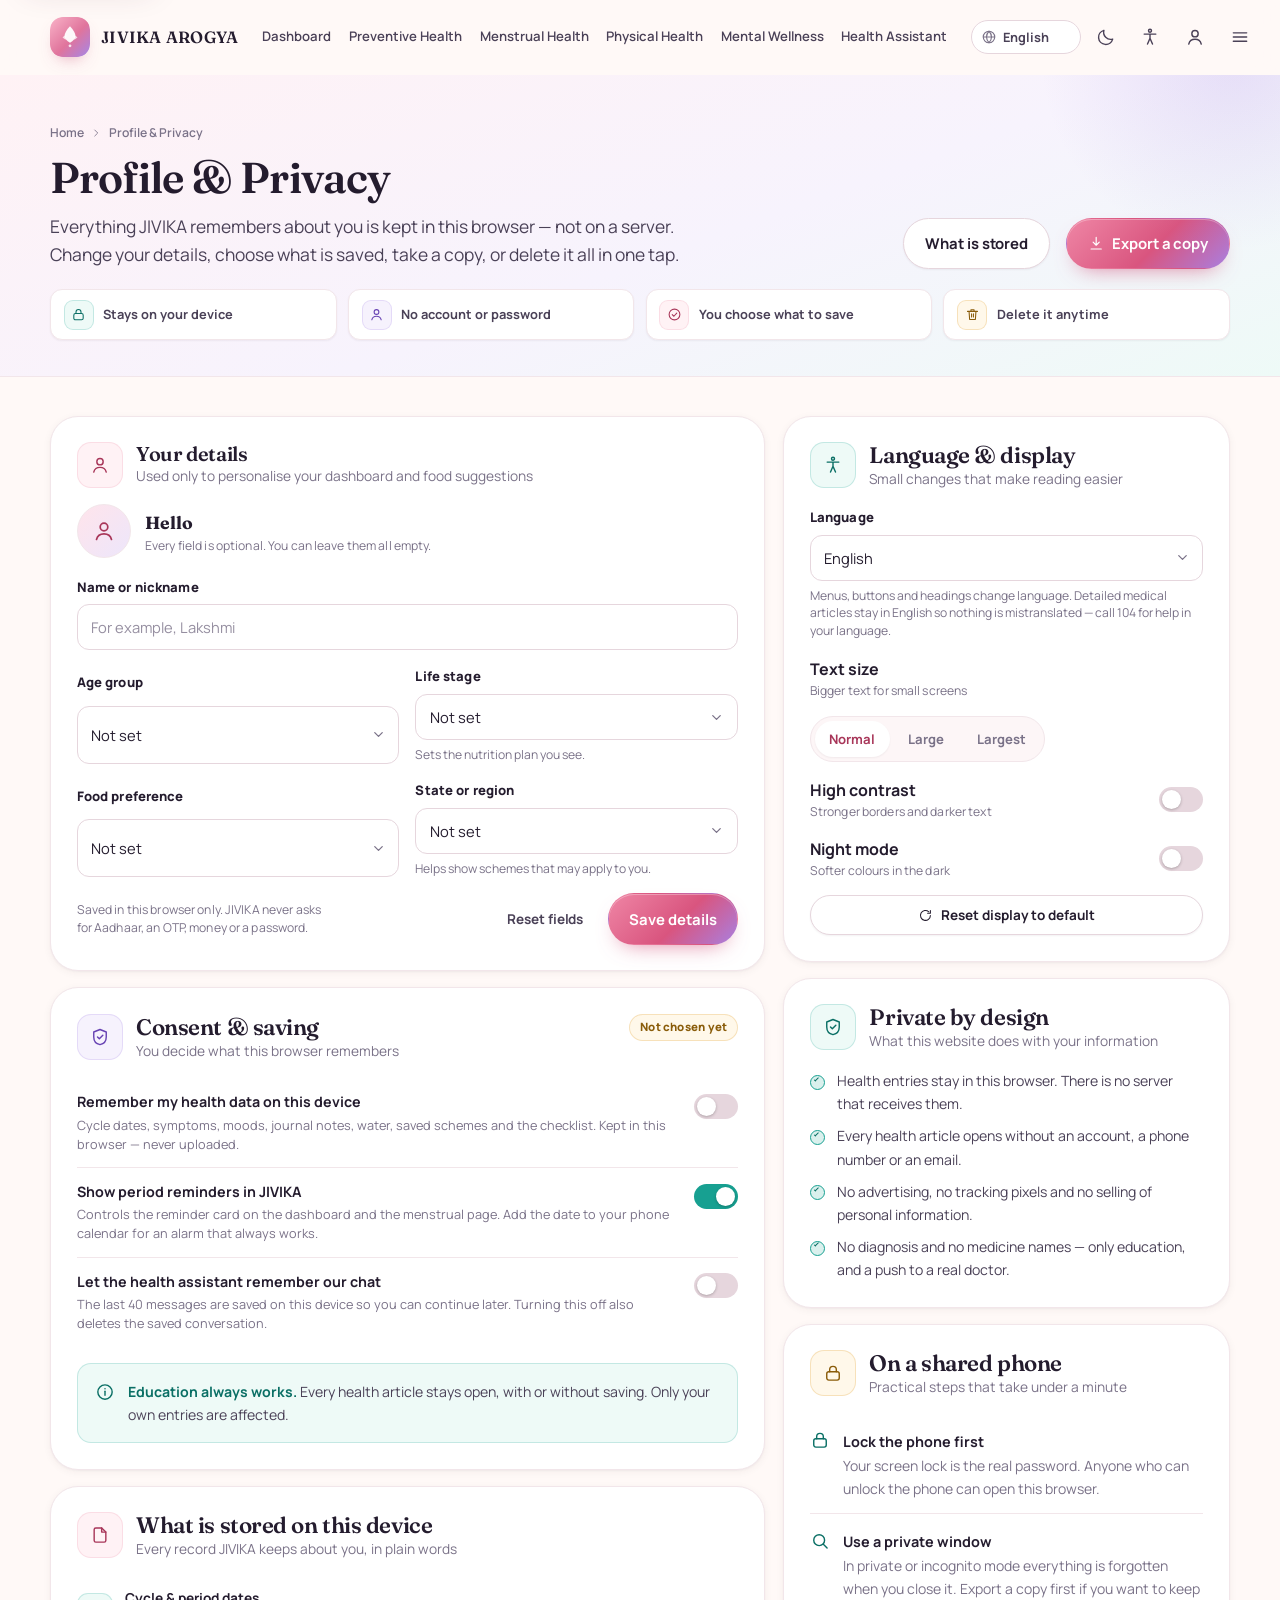
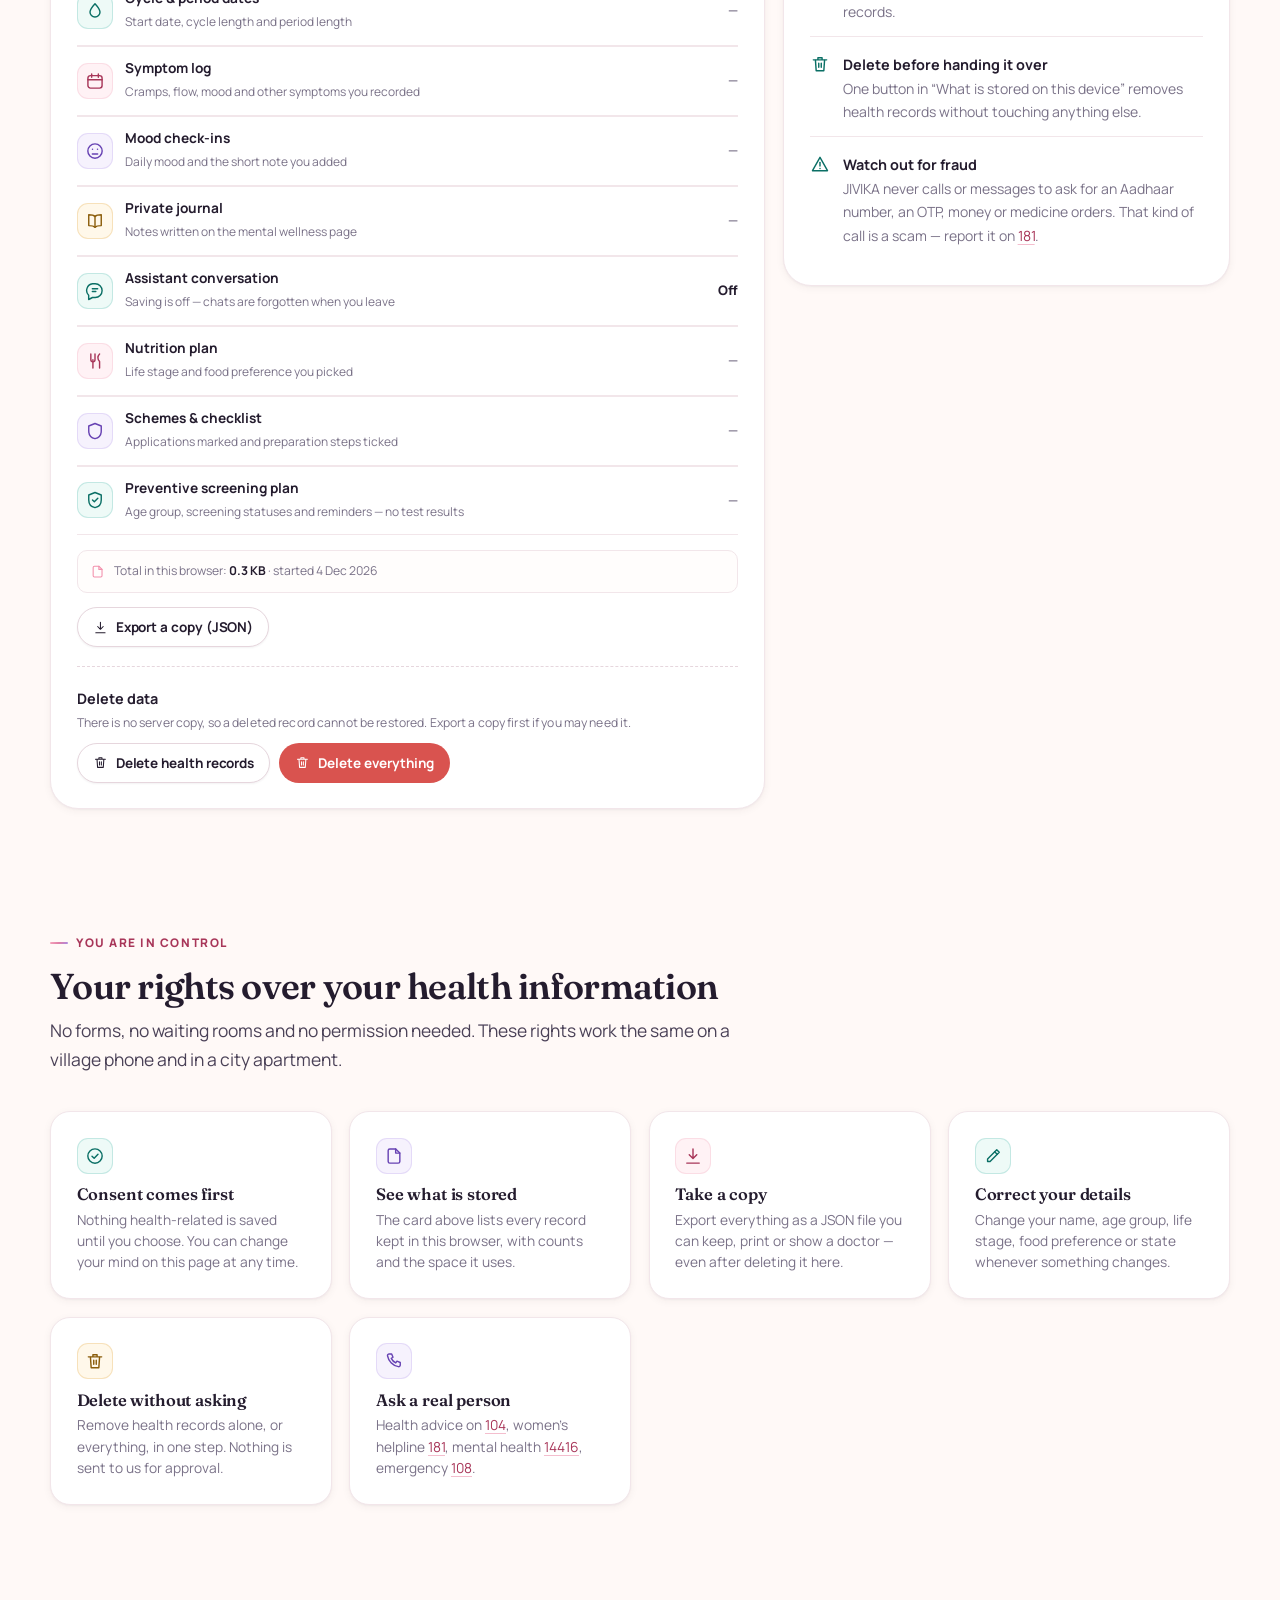
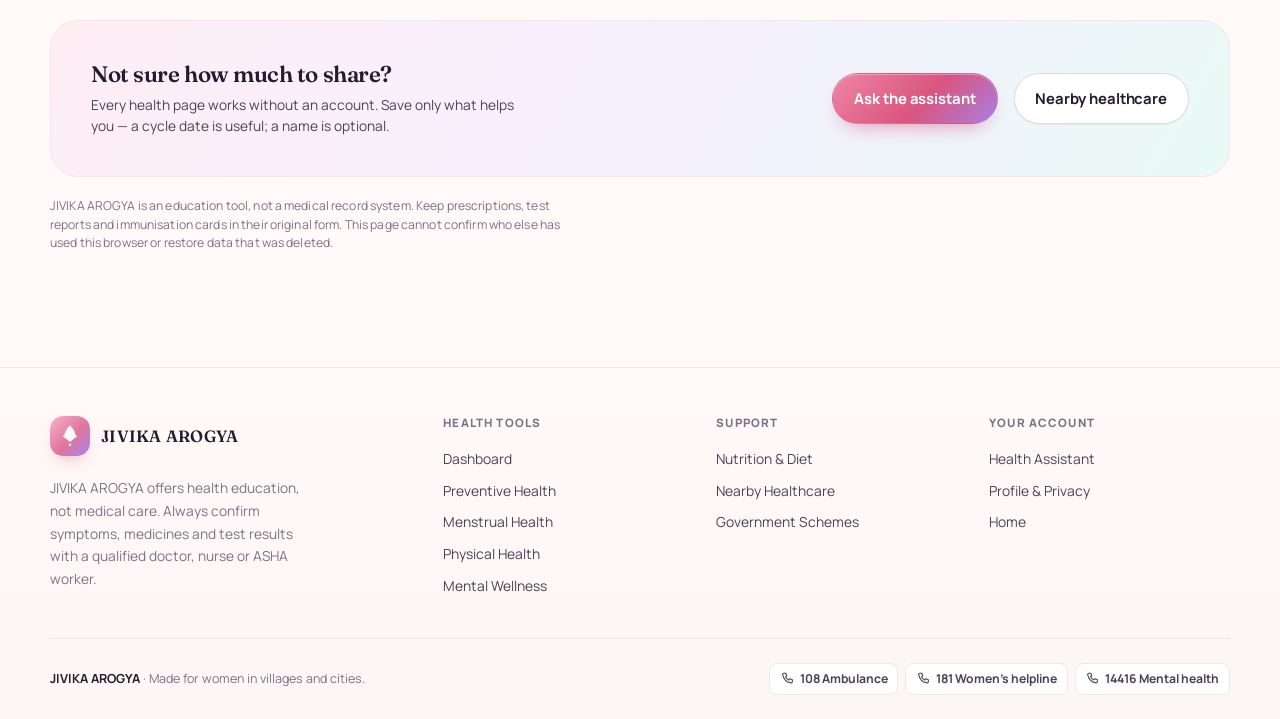
<file: profile.html>
<!doctype html>
<html lang="en" data-theme="light" data-text="md" data-contrast="normal">
<head>
  <meta charset="utf-8">
  <meta name="viewport" content="width=device-width, initial-scale=1">
  <title>Profile &amp; Privacy — JIVIKA AROGYA</title>
  <meta name="description" content="Control what JIVIKA AROGYA remembers: choose what is saved, export a private copy of your records, delete health data or everything, and change language and display settings.">
  <meta name="theme-color" content="#fff9f7">
  <link rel="icon" href="assets/img/favicon.svg" type="image/svg+xml">
  <link rel="preconnect" href="https://fonts.googleapis.com">
  <link rel="preconnect" href="https://fonts.gstatic.com" crossorigin>
  <link href="https://fonts.googleapis.com/css2?family=Fraunces:opsz,wght@9..144,400;9..144,500;9..144,600&family=Manrope:wght@400;500;600;700;800&display=swap" rel="stylesheet">
  <link rel="stylesheet" href="assets/css/styles.css">
  <link rel="stylesheet" href="assets/css/pages.css">
  <script>
    (function () {
      try {
        var p = JSON.parse(localStorage.getItem("jivika.profile") || "{}").a11y || {};
        var r = document.documentElement;
        r.setAttribute("data-theme", p.theme || "light");
        r.setAttribute("data-text", p.text || "md");
        r.setAttribute("data-contrast", p.contrast || "normal");
        var l = localStorage.getItem("jivika.lang");
        if (l) r.setAttribute("lang", l === "tcy" ? "kn" : l);
      } catch (e) { }
    })();
  </script>
</head>
<body data-page="profile">
  <a class="skip-link" href="#main">Skip to content</a>
  <div id="site-header"></div>

  <main id="main">
    <section class="page-hero">
      <div class="container">
        <div class="page-hero-row">
          <div>
            <div class="crumbs">
              <a href="index.html">Home</a>
              <svg class="ic" viewBox="0 0 24 24" aria-hidden="true"><path d="m9.5 6 6 6-6 6"/></svg>
              <span>Profile &amp; Privacy</span>
            </div>
            <h1 data-i18n="page.profile">Profile &amp; Privacy</h1>
            <p class="lede">Everything JIVIKA remembers about you is kept in this browser — not on a server.
              Change your details, choose what is saved, take a copy, or delete it all in one tap.</p>
          </div>
          <div class="row" style="flex:none">
            <a class="btn btn-secondary" href="#dataCard">What is stored</a>
            <button class="btn btn-primary" type="button" id="exportHero">
              <svg class="ic" viewBox="0 0 24 24" aria-hidden="true"><path d="M12 3.5v11M7.5 10.5 12 15l4.5-4.5M4.5 20.5h15"/></svg>
              Export a copy
            </button>
          </div>
        </div>
        <div id="langNote" style="margin-top:1rem"></div>

        <div class="privacy-facts">
          <div class="privacy-fact"><span class="icon-badge teal sm"><svg class="ic" viewBox="0 0 24 24" aria-hidden="true"><rect x="4.5" y="10.5" width="15" height="10" rx="2.5"/><path d="M8 10.5V8a4 4 0 0 1 8 0v2.5"/></svg></span>Stays on your device</div>
          <div class="privacy-fact"><span class="icon-badge lav sm"><svg class="ic" viewBox="0 0 24 24" aria-hidden="true"><circle cx="12" cy="8" r="3.8"/><path d="M4.5 20.5c.9-3.7 3.9-5.7 7.5-5.7s6.6 2 7.5 5.7"/></svg></span>No account or password</div>
          <div class="privacy-fact"><span class="icon-badge sm"><svg class="ic" viewBox="0 0 24 24" aria-hidden="true"><circle cx="12" cy="12" r="8.6"/><path d="m8.4 12.2 2.6 2.6 4.6-5"/></svg></span>You choose what to save</div>
          <div class="privacy-fact"><span class="icon-badge amber sm"><svg class="ic" viewBox="0 0 24 24" aria-hidden="true"><path d="M4 7h16M9.5 7V4.5h5V7M6.5 7l.9 13h9.2l.9-13"/><path d="M10.5 11v5M13.5 11v5"/></svg></span>Delete it anytime</div>
        </div>
      </div>
    </section>

    <section class="section-tight">
      <div class="container">
        <div class="dash-grid">
          <div class="stack">
            <!-- Details -->
            <div class="card card-pad card-lg" id="detailsCard">
              <div class="card-head">
                <div class="icon-badge">
                  <svg class="ic" viewBox="0 0 24 24" aria-hidden="true"><circle cx="12" cy="8" r="3.8"/><path d="M4.5 20.5c.9-3.7 3.9-5.7 7.5-5.7s6.6 2 7.5 5.7"/></svg>
                </div>
                <div>
                  <h2 style="margin:0;font-size:1.25rem">Your details</h2>
                  <p>Used only to personalise your dashboard and food suggestions</p>
                </div>
              </div>

              <div class="profile-avatar" style="margin-bottom:1.15rem">
                <span class="avatar" id="pAvatar" aria-hidden="true"></span>
                <div>
                  <strong id="pGreeting" style="font-family:var(--font-head);font-size:1.1rem">Hello</strong>
                  <div class="tiny muted">Every field is optional. You can leave them all empty.</div>
                </div>
              </div>

              <form id="profileForm" novalidate>
                <div class="field">
                  <label for="pName">Name or nickname</label>
                  <input class="input" id="pName" name="name" type="text" maxlength="40"
                    autocomplete="given-name" placeholder="For example, Lakshmi">
                </div>
                <div class="field-row">
                  <div class="field">
                    <label for="pAge">Age group</label>
                    <select class="select" id="pAge"></select>
                  </div>
                  <div class="field">
                    <label for="pStage">Life stage</label>
                    <select class="select" id="pStage"></select>
                    <span class="help">Sets the nutrition plan you see.</span>
                  </div>
                </div>
                <div class="field-row">
                  <div class="field">
                    <label for="pDiet">Food preference</label>
                    <select class="select" id="pDiet"></select>
                  </div>
                  <div class="field">
                    <label for="pState">State or region</label>
                    <select class="select" id="pState"></select>
                    <span class="help">Helps show schemes that may apply to you.</span>
                  </div>
                </div>
                <div class="row-between" style="gap:.75rem">
                  <p class="tiny muted" style="margin:0;max-width:36ch">Saved in this browser only. JIVIKA never asks for
                    Aadhaar, an OTP, money or a password.</p>
                  <div class="row" style="gap:.5rem">
                    <button class="btn btn-ghost btn-sm" type="button" id="resetFields">Reset fields</button>
                    <button class="btn btn-primary" type="submit" id="saveProfile">Save details</button>
                  </div>
                </div>
              </form>
            </div>

            <!-- Consent (rendered by profile.js) -->
            <div class="card card-pad card-lg" id="consentCard"></div>

            <!-- Data summary (rendered by profile.js) -->
            <div class="card card-pad card-lg" id="dataCard" style="scroll-margin-top:84px"></div>
          </div>

          <div class="stack">
            <!-- Language and display (rendered by profile.js) -->
            <div class="card card-pad card-lg" id="a11yCard"></div>

            <div class="card card-pad card-lg">
              <div class="card-head">
                <div class="icon-badge teal">
                  <svg class="ic" viewBox="0 0 24 24" aria-hidden="true"><path d="M12 3 19.5 6v6c0 4.8-3.3 8.3-7.5 9.2C7.8 20.3 4.5 16.8 4.5 12V6Z"/><path d="m9 12 2.2 2.2 4.2-4.3"/></svg>
                </div>
                <div>
                  <h3 style="margin:0">Private by design</h3>
                  <p>What this website does with your information</p>
                </div>
              </div>
              <ul class="bullet-check">
                <li>Health entries stay in this browser. There is no server that receives them.</li>
                <li>Every health article opens without an account, a phone number or an email.</li>
                <li>No advertising, no tracking pixels and no selling of personal information.</li>
                <li>No diagnosis and no medicine names — only education, and a push to a real doctor.</li>
              </ul>
            </div>

            <div class="card card-pad card-lg">
              <div class="card-head">
                <div class="icon-badge amber">
                  <svg class="ic" viewBox="0 0 24 24" aria-hidden="true"><rect x="4.5" y="10.5" width="15" height="10" rx="2.5"/><path d="M8 10.5V8a4 4 0 0 1 8 0v2.5"/></svg>
                </div>
                <div>
                  <h3 style="margin:0">On a shared phone</h3>
                  <p>Practical steps that take under a minute</p>
                </div>
              </div>
              <div class="list">
                <div class="list-item">
                  <svg class="ic" viewBox="0 0 24 24" aria-hidden="true"><rect x="4.5" y="10.5" width="15" height="10" rx="2.5"/><path d="M8 10.5V8a4 4 0 0 1 8 0v2.5"/></svg>
                  <div><strong>Lock the phone first</strong>
                    <p class="muted">Your screen lock is the real password. Anyone who can unlock the phone can open this browser.</p></div>
                </div>
                <div class="list-item">
                  <svg class="ic" viewBox="0 0 24 24" aria-hidden="true"><circle cx="11" cy="11" r="6.5"/><path d="m16 16 4.5 4.5"/></svg>
                  <div><strong>Use a private window</strong>
                    <p class="muted">In private or incognito mode everything is forgotten when you close it. Export a copy first if you want to keep records.</p></div>
                </div>
                <div class="list-item">
                  <svg class="ic" viewBox="0 0 24 24" aria-hidden="true"><path d="M4 7h16M9.5 7V4.5h5V7M6.5 7l.9 13h9.2l.9-13"/><path d="M10.5 11v5M13.5 11v5"/></svg>
                  <div><strong>Delete before handing it over</strong>
                    <p class="muted">One button in “What is stored on this device” removes health records without touching anything else.</p></div>
                </div>
                <div class="list-item">
                  <svg class="ic" viewBox="0 0 24 24" aria-hidden="true"><path d="M12 4 21 20H3Z"/><path d="M12 10v4.5"/><circle cx="12" cy="17.3" r=".9" fill="currentColor" stroke="none"/></svg>
                  <div><strong>Watch out for fraud</strong>
                    <p class="muted">JIVIKA never calls or messages to ask for an Aadhaar number, an OTP, money or medicine orders.
                      That kind of call is a scam — report it on <a href="tel:181">181</a>.</p></div>
                </div>
              </div>
            </div>
          </div>
        </div>
      </div>
    </section>

    <section class="section" id="rights">
      <div class="container">
        <div class="section-head">
          <span class="eyebrow">You are in control</span>
          <h2 style="margin-bottom:.5rem">Your rights over your health information</h2>
          <p class="lede">No forms, no waiting rooms and no permission needed. These rights work the same on a village
            phone and in a city apartment.</p>
        </div>
        <div class="grid-auto">
          <div class="card card-pad">
            <div class="icon-badge sm teal"><svg class="ic" viewBox="0 0 24 24" aria-hidden="true"><circle cx="12" cy="12" r="8.6"/><path d="m8.4 12.2 2.6 2.6 4.6-5"/></svg></div>
            <h4 style="margin:.7rem 0 .3rem">Consent comes first</h4>
            <p class="small muted" style="margin:0">Nothing health-related is saved until you choose. You can change your mind on this page at any time.</p>
          </div>
          <div class="card card-pad">
            <div class="icon-badge sm lav"><svg class="ic" viewBox="0 0 24 24" aria-hidden="true"><path d="M14 3.5H7a2 2 0 0 0-2 2v13a2 2 0 0 0 2 2h10a2 2 0 0 0 2-2V8.5Z"/><path d="M14 3.5v5h5"/></svg></div>
            <h4 style="margin:.7rem 0 .3rem">See what is stored</h4>
            <p class="small muted" style="margin:0">The card above lists every record kept in this browser, with counts and the space it uses.</p>
          </div>
          <div class="card card-pad">
            <div class="icon-badge sm"><svg class="ic" viewBox="0 0 24 24" aria-hidden="true"><path d="M12 3.5v11M7.5 10.5 12 15l4.5-4.5M4.5 20.5h15"/></svg></div>
            <h4 style="margin:.7rem 0 .3rem">Take a copy</h4>
            <p class="small muted" style="margin:0">Export everything as a JSON file you can keep, print or show a doctor — even after deleting it here.</p>
          </div>
          <div class="card card-pad">
            <div class="icon-badge sm teal"><svg class="ic" viewBox="0 0 24 24" aria-hidden="true"><path d="M16.5 4.5 19.5 7.5 8.5 18.5H5.5v-3Z"/><path d="M14 7 17 10"/></svg></div>
            <h4 style="margin:.7rem 0 .3rem">Correct your details</h4>
            <p class="small muted" style="margin:0">Change your name, age group, life stage, food preference or state whenever something changes.</p>
          </div>
          <div class="card card-pad">
            <div class="icon-badge sm amber"><svg class="ic" viewBox="0 0 24 24" aria-hidden="true"><path d="M4 7h16M9.5 7V4.5h5V7M6.5 7l.9 13h9.2l.9-13"/><path d="M10.5 11v5M13.5 11v5"/></svg></div>
            <h4 style="margin:.7rem 0 .3rem">Delete without asking</h4>
            <p class="small muted" style="margin:0">Remove health records alone, or everything, in one step. Nothing is sent to us for approval.</p>
          </div>
          <div class="card card-pad">
            <div class="icon-badge sm lav"><svg class="ic" viewBox="0 0 24 24" aria-hidden="true"><path d="M6.2 3.5h3l1.6 4-2.1 1.4a11.5 11.5 0 0 0 5.4 5.4l1.4-2.1 4 1.6v3a2 2 0 0 1-2.2 2A16.5 16.5 0 0 1 4.2 5.7a2 2 0 0 1 2-2.2Z"/></svg></div>
            <h4 style="margin:.7rem 0 .3rem">Ask a real person</h4>
            <p class="small muted" style="margin:0">Health advice on <a href="tel:104">104</a>, women's helpline <a href="tel:181">181</a>,
              mental health <a href="tel:14416">14416</a>, emergency <a href="tel:108">108</a>.</p>
          </div>
        </div>
      </div>
    </section>

    <section class="section-tight">
      <div class="container">
        <div class="cta-band">
          <div>
            <h3 style="margin-bottom:.4rem">Not sure how much to share?</h3>
            <p class="small" style="margin:0;max-width:54ch">Every health page works without an account. Save only what
              helps you — a cycle date is useful; a name is optional.</p>
          </div>
          <div class="row" style="flex:none">
            <a class="btn btn-primary" href="assistant.html">Ask the assistant</a>
            <a class="btn btn-secondary" href="healthcare.html">Nearby healthcare</a>
          </div>
        </div>
        <p class="tiny muted" style="margin-top:1.25rem;max-width:74ch">JIVIKA AROGYA is an education tool, not a medical
          record system. Keep prescriptions, test reports and immunisation cards in their original form. This page cannot
          confirm who else has used this browser or restore data that was deleted.</p>
      </div>
    </section>
  </main>

  <div id="site-footer"></div>
  <div id="site-tabbar"></div>
  <div class="toast-wrap" id="toastWrap" role="status" aria-live="polite"></div>

  <script src="assets/js/i18n.js" defer></script>
  <script src="assets/js/icons.js" defer></script>
  <script src="assets/js/app.js" defer></script>
  <script src="assets/js/data-health.js" defer></script>
  <script src="assets/js/data-wellbeing.js" defer></script>
  <script src="assets/js/ui.js" defer></script>
  <script src="assets/js/profile.js" defer></script>
</body>
</html>
</file>
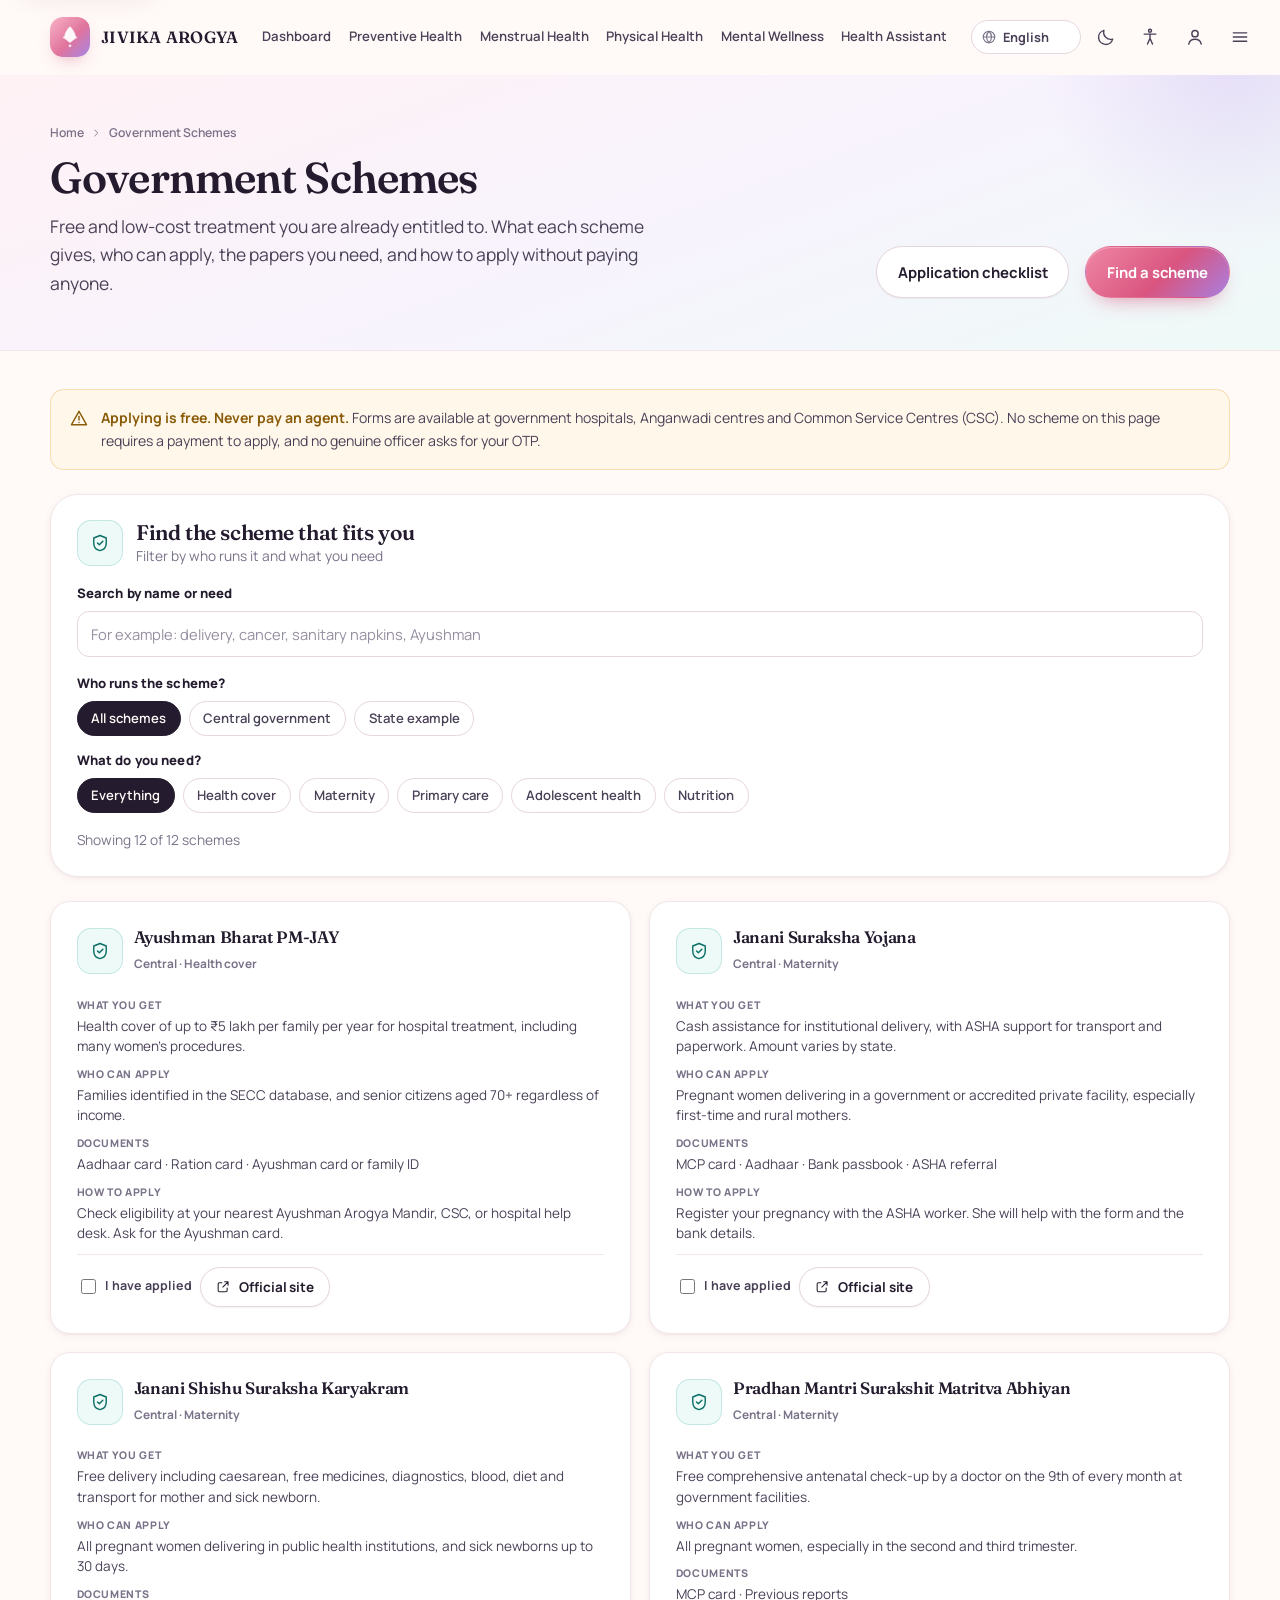
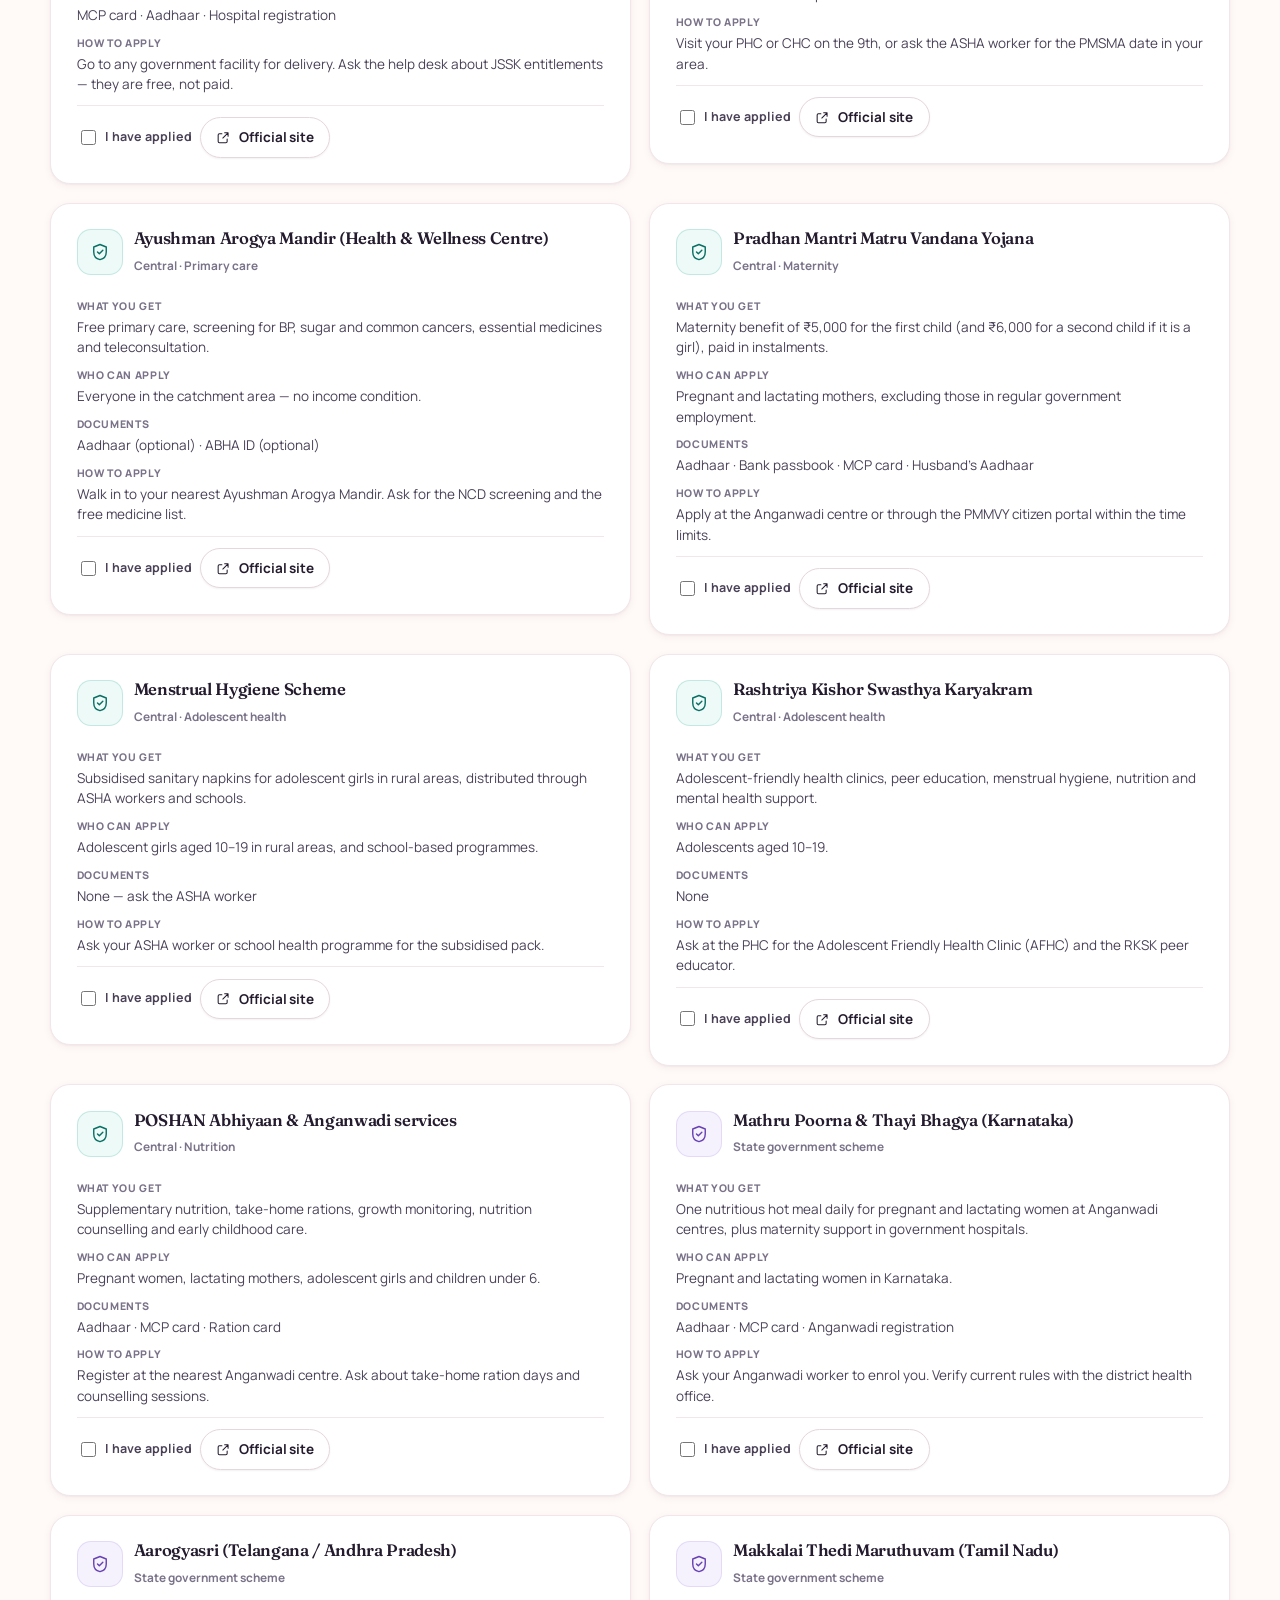
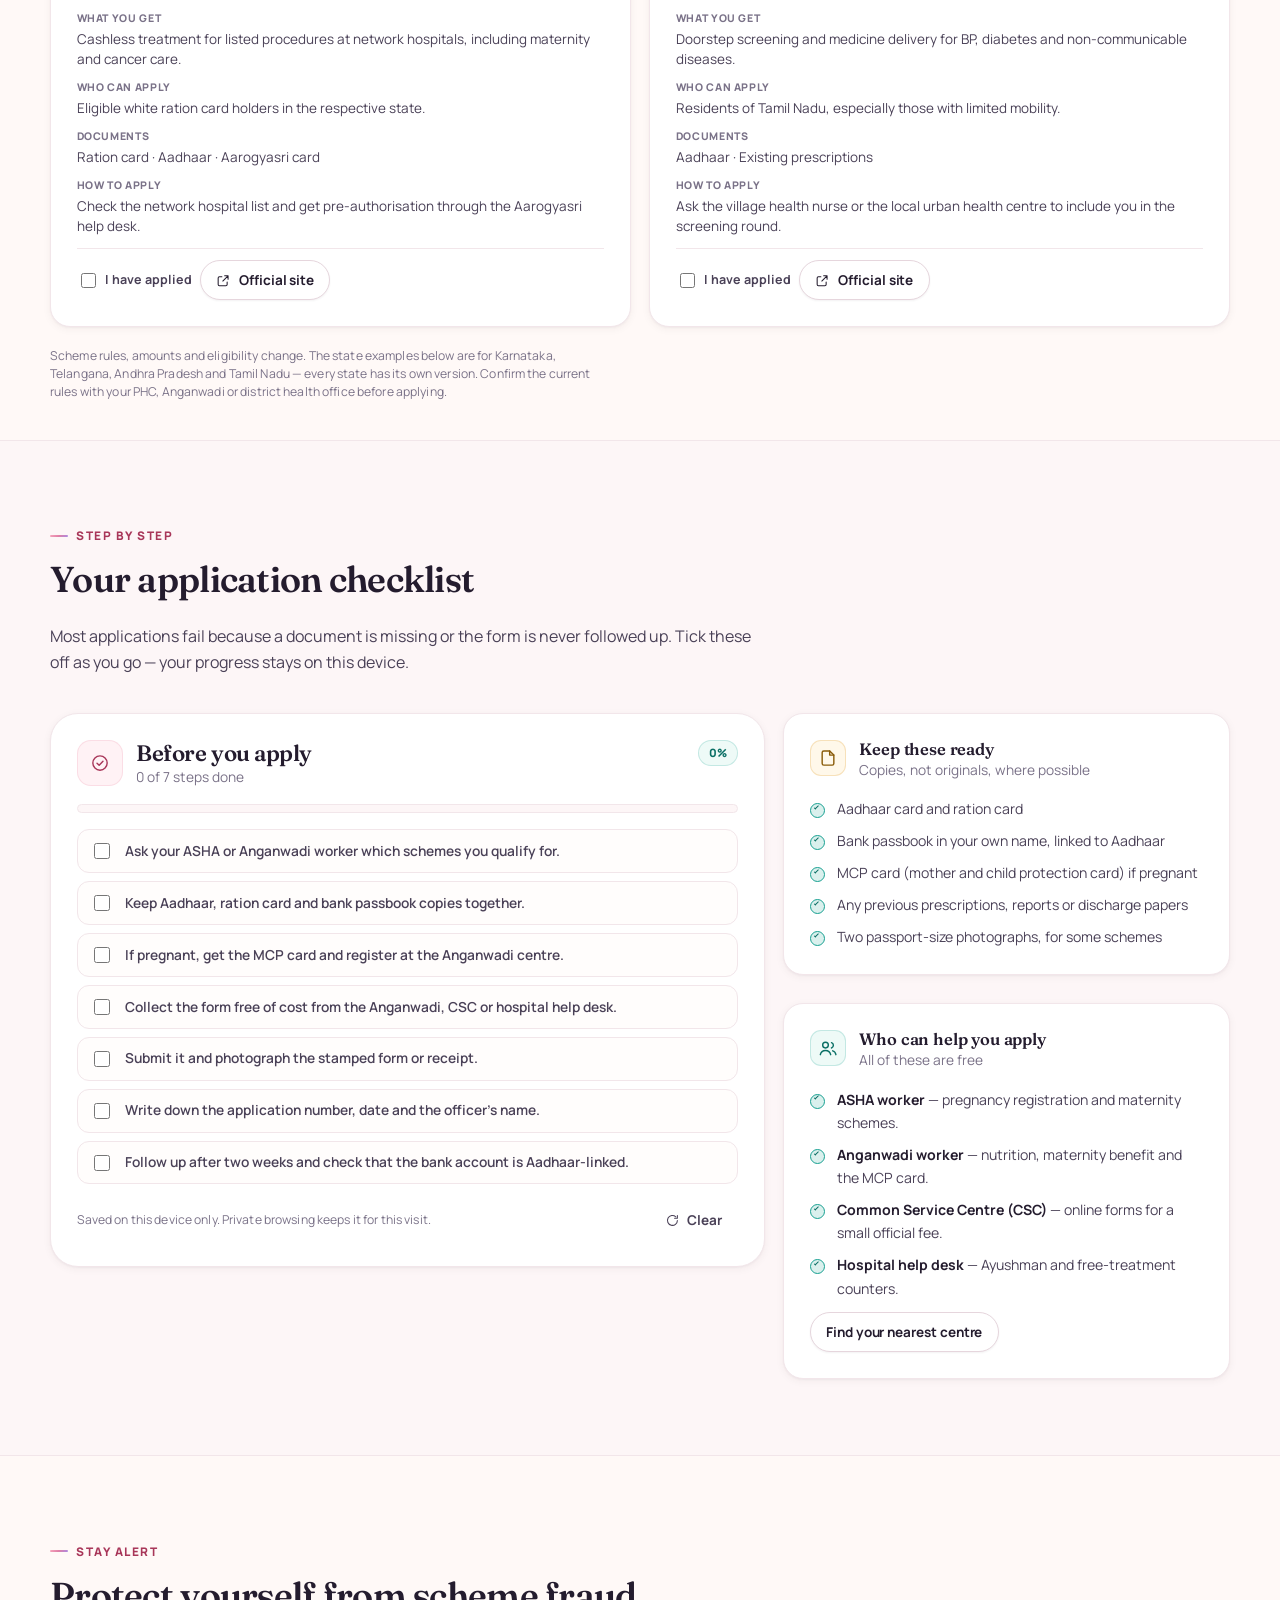
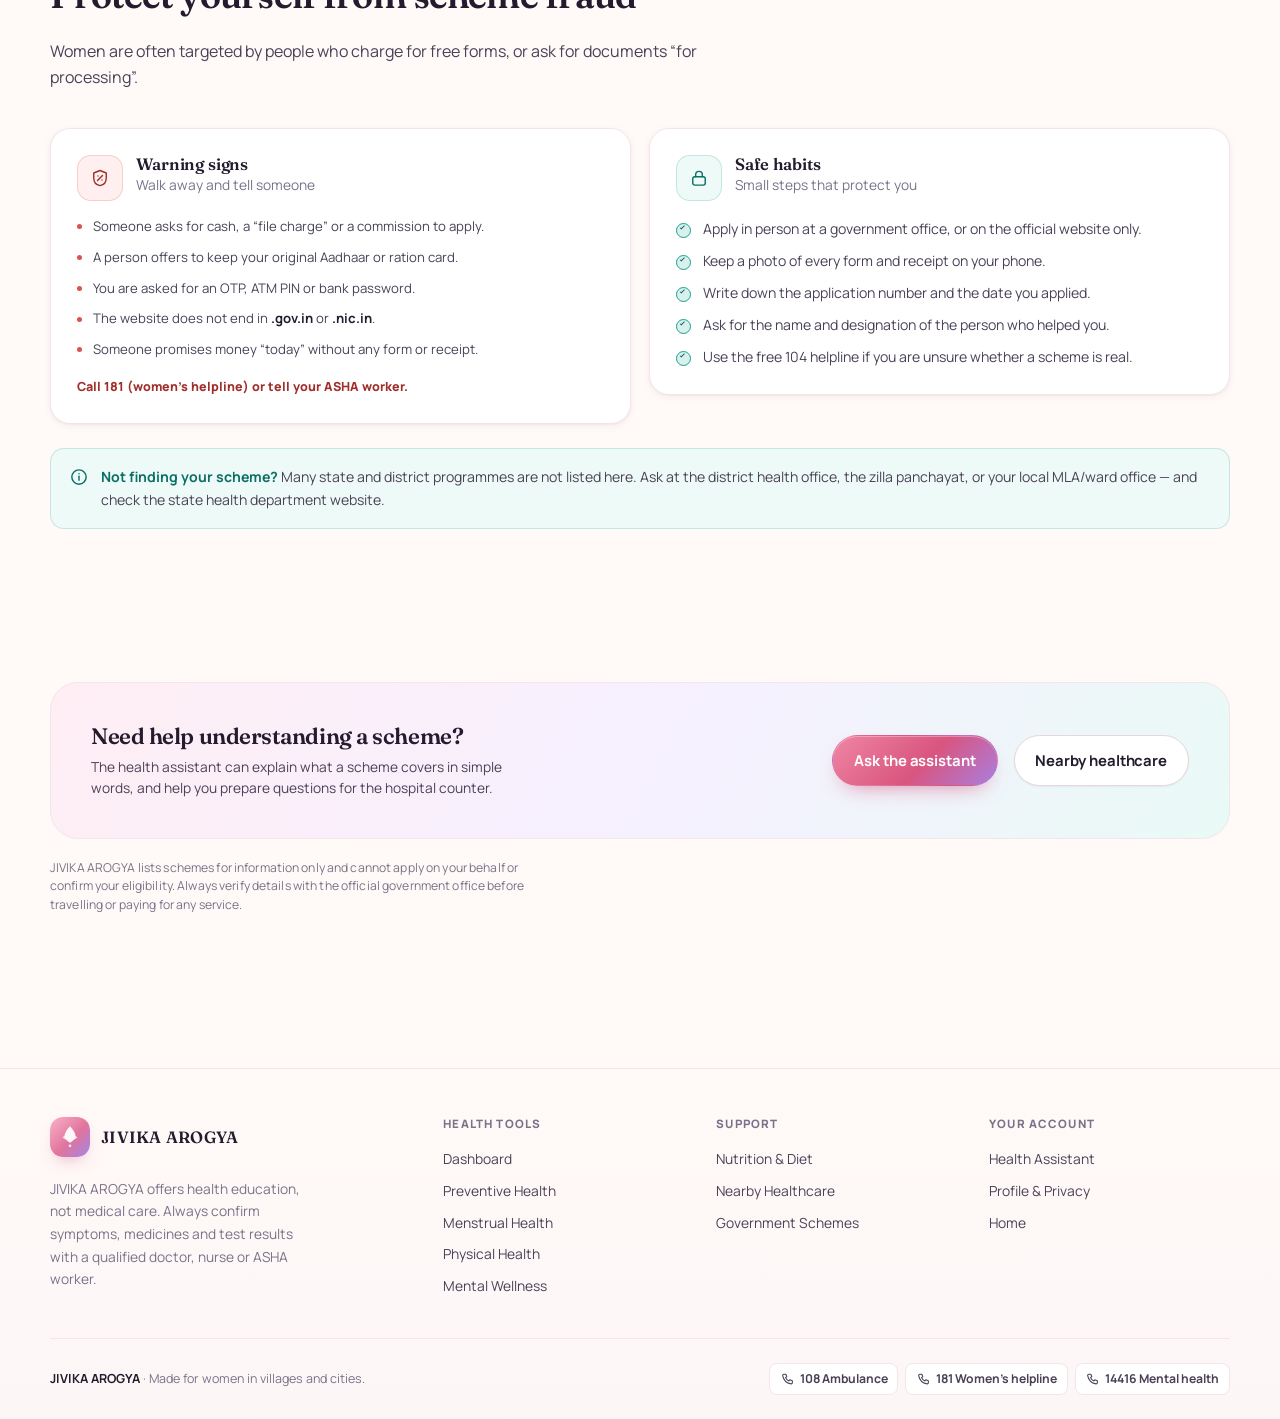
<file: schemes.html>
<!doctype html>
<html lang="en" data-theme="light" data-text="md" data-contrast="normal">
<head>
  <meta charset="utf-8">
  <meta name="viewport" content="width=device-width, initial-scale=1">
  <title>Government Schemes — JIVIKA AROGYA</title>
  <meta name="description" content="Verified central and state government health schemes for women, what each one gives, who can apply, the documents needed and how to apply without paying an agent.">
  <meta name="theme-color" content="#fff9f7">
  <link rel="icon" href="assets/img/favicon.svg" type="image/svg+xml">
  <link rel="preconnect" href="https://fonts.googleapis.com">
  <link rel="preconnect" href="https://fonts.gstatic.com" crossorigin>
  <link href="https://fonts.googleapis.com/css2?family=Fraunces:opsz,wght@9..144,400;9..144,500;9..144,600&family=Manrope:wght@400;500;600;700;800&display=swap" rel="stylesheet">
  <link rel="stylesheet" href="assets/css/styles.css">
  <link rel="stylesheet" href="assets/css/pages.css">
  <script>
    (function () {
      try {
        var p = JSON.parse(localStorage.getItem("jivika.profile") || "{}").a11y || {};
        var r = document.documentElement;
        r.setAttribute("data-theme", p.theme || "light");
        r.setAttribute("data-text", p.text || "md");
        r.setAttribute("data-contrast", p.contrast || "normal");
        var l = localStorage.getItem("jivika.lang");
        if (l) r.setAttribute("lang", l === "tcy" ? "kn" : l);
      } catch (e) { }
    })();
  </script>
</head>
<body data-page="schemes">
  <a class="skip-link" href="#main">Skip to content</a>
  <div id="site-header"></div>

  <main id="main">
    <section class="page-hero">
      <div class="container">
        <div class="page-hero-row">
          <div>
            <div class="crumbs">
              <a href="index.html">Home</a>
              <svg class="ic" viewBox="0 0 24 24" aria-hidden="true"><path d="m9.5 6 6 6-6 6"/></svg>
              <span>Government Schemes</span>
            </div>
            <h1 data-i18n="page.schemes">Government Schemes</h1>
            <p class="lede">Free and low-cost treatment you are already entitled to. What each scheme gives,
              who can apply, the papers you need, and how to apply without paying anyone.</p>
          </div>
          <div class="row" style="flex:none">
            <a class="btn btn-secondary" href="#checklist">Application checklist</a>
            <a class="btn btn-primary" href="#schemes">Find a scheme</a>
          </div>
        </div>
        <div id="langNote" style="margin-top:1rem"></div>
      </div>
    </section>

    <section class="section-tight" id="schemes" style="scroll-margin-top:80px">
      <div class="container">
        <div class="callout warn" style="margin-bottom:1.5rem">
          <svg class="ic" viewBox="0 0 24 24" aria-hidden="true"><path d="M12 4 21 20H3Z"/><path d="M12 10v4.5"/><circle cx="12" cy="17.3" r=".9" fill="currentColor" stroke="none"/></svg>
          <p><strong>Applying is free. Never pay an agent.</strong> Forms are available at government hospitals,
            Anganwadi centres and Common Service Centres (CSC). No scheme on this page requires a payment to apply,
            and no genuine officer asks for your OTP.</p>
        </div>

        <div class="card card-pad card-lg" style="margin-bottom:1.5rem">
          <div class="card-head">
            <div class="icon-badge teal"><svg class="ic" viewBox="0 0 24 24" aria-hidden="true"><path d="M12 3 19.5 6v6c0 4.8-3.3 8.3-7.5 9.2C7.8 20.3 4.5 16.8 4.5 12V6Z"/><path d="m9 12 2.2 2.2 4.2-4.3"/></svg></div>
            <div><h2 style="margin:0;font-size:1.32rem">Find the scheme that fits you</h2>
              <p>Filter by who runs it and what you need</p></div>
          </div>

          <div class="field" style="margin-bottom:1rem">
            <label for="schemeSearch">Search by name or need</label>
            <input class="input" id="schemeSearch" type="search" autocomplete="off" placeholder="For example: delivery, cancer, sanitary napkins, Ayushman">
          </div>

          <div class="field" style="margin-bottom:.9rem">
            <span class="label">Who runs the scheme?</span>
            <div class="chip-row" id="levelChips" role="group" aria-label="Filter by level"></div>
          </div>

          <div class="field" style="margin-bottom:1rem">
            <span class="label">What do you need?</span>
            <div class="chip-row" id="catChips" role="group" aria-label="Filter by category"></div>
          </div>

          <p class="small muted" id="schemeCount" role="status" aria-live="polite" style="margin:0"></p>
        </div>

        <div class="grid-2 keep" id="schemeGrid" style="align-items:start"></div>

        <p class="tiny muted" style="margin-top:1.25rem;max-width:78ch">Scheme rules, amounts and eligibility change.
          The state examples below are for Karnataka, Telangana, Andhra Pradesh and Tamil Nadu — every state has its own
          version. Confirm the current rules with your PHC, Anganwadi or district health office before applying.</p>
      </div>
    </section>

    <!-- Apply checklist -->
    <section class="section" id="checklist" style="background:var(--surface-3);border-block:1px solid var(--line);scroll-margin-top:80px">
      <div class="container">
        <div class="section-head">
          <span class="eyebrow">Step by step</span>
          <h2>Your application checklist</h2>
          <p>Most applications fail because a document is missing or the form is never followed up.
            Tick these off as you go — your progress stays on this device.</p>
        </div>

        <div class="dash-grid">
          <div class="card card-pad card-lg" id="checklistCard"></div>

          <div class="stack-lg">
            <div class="card card-pad">
              <div class="card-head">
                <div class="icon-badge amber sm"><svg class="ic" viewBox="0 0 24 24" aria-hidden="true"><path d="M14 3.5H7a2 2 0 0 0-2 2v13a2 2 0 0 0 2 2h10a2 2 0 0 0 2-2V8.5Z"/><path d="M14 3.5v5h5"/></svg></div>
                <div><h4 style="margin:0">Keep these ready</h4><p>Copies, not originals, where possible</p></div>
              </div>
              <ul class="bullet-check">
                <li>Aadhaar card and ration card</li>
                <li>Bank passbook in your own name, linked to Aadhaar</li>
                <li>MCP card (mother and child protection card) if pregnant</li>
                <li>Any previous prescriptions, reports or discharge papers</li>
                <li>Two passport-size photographs, for some schemes</li>
              </ul>
            </div>

            <div class="card card-pad">
              <div class="card-head">
                <div class="icon-badge teal sm"><svg class="ic" viewBox="0 0 24 24" aria-hidden="true"><circle cx="9" cy="8.5" r="3.4"/><path d="M2.8 20c.7-3.3 3.2-5 6.2-5s5.5 1.7 6.2 5"/><path d="M16.2 5.6a3.4 3.4 0 0 1 0 6.4M17.6 15.4c2.1.4 3.4 1.9 3.9 4.6"/></svg></div>
                <div><h4 style="margin:0">Who can help you apply</h4><p>All of these are free</p></div>
              </div>
              <ul class="bullet-check">
                <li><strong>ASHA worker</strong> — pregnancy registration and maternity schemes.</li>
                <li><strong>Anganwadi worker</strong> — nutrition, maternity benefit and the MCP card.</li>
                <li><strong>Common Service Centre (CSC)</strong> — online forms for a small official fee.</li>
                <li><strong>Hospital help desk</strong> — Ayushman and free-treatment counters.</li>
              </ul>
              <a class="btn btn-secondary btn-sm" href="healthcare.html" style="margin-top:.75rem">Find your nearest centre</a>
            </div>
          </div>
        </div>
      </div>
    </section>

    <!-- Fraud -->
    <section class="section">
      <div class="container">
        <div class="section-head">
          <span class="eyebrow">Stay alert</span>
          <h2>Protect yourself from scheme fraud</h2>
          <p>Women are often targeted by people who charge for free forms, or ask for documents “for processing”.</p>
        </div>

        <div class="grid-2 keep" style="align-items:start">
          <div class="card card-pad">
            <div class="card-head">
              <div class="icon-badge danger"><svg class="ic" viewBox="0 0 24 24" aria-hidden="true"><path d="M12 3 19.5 6v6c0 4.8-3.3 8.3-7.5 9.2C7.8 20.3 4.5 16.8 4.5 12V6Z"/><path d="m9 15 6-6M9.6 9.6h.01M14.4 14.4h.01"/></svg></div>
              <div><h4 style="margin:0">Warning signs</h4><p>Walk away and tell someone</p></div>
            </div>
            <ul class="flag-list">
              <li>Someone asks for cash, a “file charge” or a commission to apply.</li>
              <li>A person offers to keep your original Aadhaar or ration card.</li>
              <li>You are asked for an OTP, ATM PIN or bank password.</li>
              <li>The website does not end in <strong>.gov.in</strong> or <strong>.nic.in</strong>.</li>
              <li>Someone promises money “today” without any form or receipt.</li>
            </ul>
            <p class="flag-action">Call 181 (women's helpline) or tell your ASHA worker.</p>
          </div>

          <div class="card card-pad">
            <div class="card-head">
              <div class="icon-badge teal"><svg class="ic" viewBox="0 0 24 24" aria-hidden="true"><rect x="4.5" y="10.5" width="15" height="10" rx="2.5"/><path d="M8 10.5V8a4 4 0 0 1 8 0v2.5"/></svg></div>
              <div><h4 style="margin:0">Safe habits</h4><p>Small steps that protect you</p></div>
            </div>
            <ul class="bullet-check">
              <li>Apply in person at a government office, or on the official website only.</li>
              <li>Keep a photo of every form and receipt on your phone.</li>
              <li>Write down the application number and the date you applied.</li>
              <li>Ask for the name and designation of the person who helped you.</li>
              <li>Use the free 104 helpline if you are unsure whether a scheme is real.</li>
            </ul>
          </div>
        </div>

        <div class="callout info" style="margin-top:1.5rem">
          <svg class="ic" viewBox="0 0 24 24" aria-hidden="true"><circle cx="12" cy="12" r="8.6"/><path d="M12 11v5"/><circle cx="12" cy="8" r=".9" fill="currentColor" stroke="none"/></svg>
          <p><strong>Not finding your scheme?</strong> Many state and district programmes are not listed here.
            Ask at the district health office, the zilla panchayat, or your local MLA/ward office — and check the
            state health department website.</p>
        </div>
      </div>
    </section>

    <section class="section">
      <div class="container">
        <div class="cta-band">
          <div>
            <h3 style="margin-bottom:.4rem">Need help understanding a scheme?</h3>
            <p class="small" style="margin:0;max-width:54ch">The health assistant can explain what a scheme covers in
              simple words, and help you prepare questions for the hospital counter.</p>
          </div>
          <div class="row" style="flex:none">
            <a class="btn btn-primary" href="assistant.html">Ask the assistant</a>
            <a class="btn btn-secondary" href="healthcare.html">Nearby healthcare</a>
          </div>
        </div>
        <p class="tiny muted" style="margin-top:1.25rem;max-width:70ch">JIVIKA AROGYA lists schemes for information only
          and cannot apply on your behalf or confirm your eligibility. Always verify details with the official
          government office before travelling or paying for any service.</p>
      </div>
    </section>
  </main>

  <div id="site-footer"></div>
  <div id="site-tabbar"></div>
  <div class="toast-wrap" id="toastWrap" role="status" aria-live="polite"></div>

  <script src="assets/js/i18n.js" defer></script>
  <script src="assets/js/icons.js" defer></script>
  <script src="assets/js/app.js" defer></script>
  <script src="assets/js/data-health.js" defer></script>
  <script src="assets/js/data-wellbeing.js" defer></script>
  <script src="assets/js/ui.js" defer></script>
  <script src="assets/js/schemes.js" defer></script>
</body>
</html>
</file>
<file: assets/css/styles.css>
/* ==========================================================================
   JIVIKA AROGYA — Design system
   Calm, warm, high-contrast-when-needed. Built mobile-first.
   ========================================================================== */

/* ---------- 1. Tokens ---------- */
:root {
  --ivory: #fff9f7;
  --surface: #ffffff;
  --surface-2: #fffdfc;
  --surface-3: #fdf6f7;

  --ink: #241c2e;
  --ink-2: #4a4157;
  --muted: #7a7288;
  --line: #f2e6ea;
  --line-strong: #e6d6dd;

  --pink-50: #fff2f5;
  --pink-100: #ffe4eb;
  --pink-200: #ffcbd8;
  --pink-400: #f290ac;
  --pink-500: #e76f92;
  --pink-600: #d4507a;
  --pink-ink: #a83659;

  --lav-50: #f6f2fd;
  --lav-100: #ede6fb;
  --lav-300: #c9b6f0;
  --lav-500: #9b7be0;
  --lav-600: #7f5cc9;
  --lav-ink: #6742b3;

  --teal-50: #eefaf7;
  --teal-100: #d6f3ed;
  --teal-400: #3fbfae;
  --teal-500: #17a091;
  --teal-600: #0e8578;
  --teal-ink: #0a6f65;

  --amber-50: #fff8ea;
  --amber-100: #ffedcc;
  --amber-500: #e0a030;
  --amber-ink: #8a5c0a;

  --danger-50: #fff0ef;
  --danger-100: #ffdcd8;
  --danger-500: #d9534f;
  --danger-600: #b93a36;
  --danger-ink: #a02f2b;

  --grad-pink: linear-gradient(135deg, #f7a7be 0%, #e07fa6 48%, #a98be6 100%);
  --grad-soft: linear-gradient(160deg, #fff2f5 0%, #f7f3fd 55%, #eefaf7 100%);
  --grad-teal: linear-gradient(135deg, #47c9b8, #149a8c);

  --radius-xs: 10px;
  --radius-sm: 14px;
  --radius: 20px;
  --radius-lg: 28px;
  --radius-xl: 36px;

  --shadow-xs: 0 1px 2px rgba(58, 32, 48, .06);
  --shadow-sm: 0 2px 8px rgba(58, 32, 48, .05), 0 1px 2px rgba(58, 32, 48, .04);
  --shadow: 0 14px 32px -16px rgba(88, 36, 66, .22), 0 2px 6px rgba(88, 36, 66, .05);
  --shadow-lg: 0 30px 64px -28px rgba(88, 36, 66, .32);

  --font-head: "Fraunces", "Iowan Old Style", Georgia, "Times New Roman", serif;
  --font-body: "Manrope", -apple-system, BlinkMacSystemFont, "Segoe UI", Roboto, "Helvetica Neue", Arial, sans-serif;

  --header-h: 74px;
  --tabbar-h: 64px;
  --section-y: clamp(2.75rem, 6vw, 5rem);
  --ease: cubic-bezier(.22, .61, .36, 1);
}

html[data-theme="dark"] {
  --ivory: #161220;
  --surface: #201a2c;
  --surface-2: #251e33;
  --surface-3: #2a2239;

  --ink: #f7f1f5;
  --ink-2: #ddd2e2;
  --muted: #a99fb8;
  --line: #342b45;
  --line-strong: #453a59;

  --pink-50: #2d1f2b;
  --pink-100: #3b2433;
  --pink-200: #552e42;
  --pink-ink: #ffb3c8;
  --lav-50: #251f36;
  --lav-100: #2f2745;
  --lav-ink: #cdb8ff;
  --teal-50: #162e2c;
  --teal-100: #1b3a37;
  --teal-ink: #7fe6d6;
  --amber-50: #2f2618;
  --amber-100: #3d3119;
  --amber-ink: #f6c96a;
  --danger-50: #331c1d;
  --danger-100: #45231f;
  --danger-ink: #ffa7a1;
  --grad-soft: linear-gradient(160deg, #241d31 0%, #1e1a2b 55%, #17292a 100%);

  --shadow-xs: 0 1px 2px rgba(0, 0, 0, .35);
  --shadow-sm: 0 2px 10px rgba(0, 0, 0, .32);
  --shadow: 0 16px 36px -18px rgba(0, 0, 0, .7), 0 2px 6px rgba(0, 0, 0, .3);
  --shadow-lg: 0 32px 70px -30px rgba(0, 0, 0, .8);
}

/* ---------- 2. Reset ---------- */
*, *::before, *::after { box-sizing: border-box; }
html { -webkit-text-size-adjust: 100%; scroll-behavior: smooth; scroll-padding-top: calc(var(--header-h) + 16px); }
html[data-text="lg"] { font-size: 112.5%; }
html[data-text="xl"] { font-size: 125%; }

body {
  margin: 0;
  font-family: var(--font-body);
  font-size: 1rem;
  line-height: 1.65;
  color: var(--ink);
  background: var(--ivory);
  -webkit-font-smoothing: antialiased;
  text-rendering: optimizeLegibility;
  overflow-x: hidden;
}

img, svg, video { max-width: 100%; display: block; }
h1, h2, h3, h4, h5 {
  font-family: var(--font-head);
  font-weight: 600;
  line-height: 1.16;
  letter-spacing: -.02em;
  margin: 0 0 .6em;
  color: var(--ink);
  font-optical-sizing: auto;
}
h1 { font-size: clamp(2.05rem, 4.6vw, 3.4rem); }
h2 { font-size: clamp(1.6rem, 3vw, 2.25rem); }
h3 { font-size: clamp(1.15rem, 1.8vw, 1.4rem); }
h4 { font-size: 1.03rem; letter-spacing: -.01em; }
p { margin: 0 0 1rem; color: var(--ink-2); }
p:last-child { margin-bottom: 0; }
a { color: var(--pink-ink); text-decoration-color: color-mix(in srgb, var(--pink-500) 45%, transparent); text-underline-offset: 3px; }
a:hover { color: var(--pink-600); }
ul, ol { margin: 0 0 1rem; padding-left: 1.15rem; }
li { margin-bottom: .35rem; color: var(--ink-2); }
li::marker { color: var(--pink-400); }
strong { color: var(--ink); font-weight: 700; }
button { font: inherit; color: inherit; }
hr { border: 0; height: 1px; background: var(--line); margin: 1.75rem 0; }
::selection { background: var(--pink-200); color: var(--ink); }

:focus-visible {
  outline: 3px solid color-mix(in srgb, var(--lav-500) 70%, transparent);
  outline-offset: 2px;
  border-radius: 6px;
}

html[data-contrast="high"] { --muted: var(--ink-2); --line: var(--line-strong); }
html[data-contrast="high"] body { background: #fff; }
html[data-contrast="high"][data-theme="dark"] body { background: #100d18; }
html[data-contrast="high"] .card,
html[data-contrast="high"] .tile { border-width: 2px; }
html[data-contrast="high"] a { text-decoration: underline; }

.sr-only {
  position: absolute; width: 1px; height: 1px; padding: 0; margin: -1px;
  overflow: hidden; clip: rect(0 0 0 0); white-space: nowrap; border: 0;
}
.skip-link {
  position: absolute; left: 12px; top: -60px; z-index: 999;
  background: var(--surface); color: var(--ink); padding: .7rem 1.1rem;
  border-radius: var(--radius-sm); box-shadow: var(--shadow); font-weight: 700;
  transition: top .2s var(--ease);
}
.skip-link:focus { top: 12px; }

/* ---------- 3. Layout ---------- */
.container { width: min(1180px, 100% - 2.5rem); margin-inline: auto; }
.container-wide { width: min(1360px, 100% - 2rem); margin-inline: auto; }
.container-narrow { width: min(820px, 100% - 2.5rem); margin-inline: auto; }
.section { padding-block: var(--section-y); }
.section-tight { padding-block: clamp(1.75rem, 3vw, 2.75rem); }
main { display: block; }

.stack { display: grid; gap: 1rem; }
.stack-sm { display: grid; gap: .55rem; }
.stack-lg { display: grid; gap: 1.75rem; }
.row { display: flex; gap: 1rem; flex-wrap: wrap; align-items: center; }
.row-between { display: flex; gap: 1rem; flex-wrap: wrap; align-items: center; justify-content: space-between; }
.spacer { flex: 1 1 auto; }
.grid { display: grid; gap: 1.15rem; }
.grid-2 { display: grid; gap: 1.15rem; grid-template-columns: repeat(2, minmax(0, 1fr)); }
.grid-3 { display: grid; gap: 1.15rem; grid-template-columns: repeat(3, minmax(0, 1fr)); }
.grid-4 { display: grid; gap: 1.1rem; grid-template-columns: repeat(4, minmax(0, 1fr)); }
.grid-auto { display: grid; gap: 1.1rem; grid-template-columns: repeat(auto-fit, minmax(255px, 1fr)); }
.grid-auto-sm { display: grid; gap: .9rem; grid-template-columns: repeat(auto-fit, minmax(180px, 1fr)); }

/* ---------- 4. Typography helpers ---------- */
.eyebrow {
  display: inline-flex; align-items: center; gap: .5rem;
  font-size: .74rem; font-weight: 800; letter-spacing: .13em;
  text-transform: uppercase; color: var(--pink-ink);
  margin-bottom: .85rem;
}
.eyebrow::before {
  content: ""; width: 18px; height: 2px; border-radius: 2px;
  background: var(--grad-pink);
}
.lede { font-size: clamp(1rem, 1.4vw, 1.09rem); color: var(--ink-2); max-width: 62ch; }
.muted { color: var(--muted); }
.small { font-size: .86rem; line-height: 1.55; }
.tiny { font-size: .7625rem; line-height: 1.5; letter-spacing: .01em; }
.serif { font-family: var(--font-head); }
.text-pink { color: var(--pink-ink); }
.text-teal { color: var(--teal-ink); }
.text-lav { color: var(--lav-ink); }
.text-center { text-align: center; }
.mx-auto { margin-inline: auto; }
.nowrap { white-space: nowrap; }

.section-head { max-width: 720px; margin-bottom: clamp(1.5rem, 3vw, 2.35rem); }
.section-head.center { margin-inline: auto; text-align: center; }
.section-head.center .eyebrow { justify-content: center; }
.section-head.center .lede { margin-inline: auto; }

/* ---------- 5. Icons ---------- */
.ic {
  width: 1.25em; height: 1.25em; flex: none;
  fill: none; stroke: currentColor; stroke-width: 1.7;
  stroke-linecap: round; stroke-linejoin: round;
}
.ic-lg { width: 1.6em; height: 1.6em; }
.icon-badge {
  display: inline-flex; align-items: center; justify-content: center;
  width: 46px; height: 46px; border-radius: 14px; flex: none;
  background: var(--pink-50); color: var(--pink-ink);
  border: 1px solid color-mix(in srgb, var(--pink-500) 16%, transparent);
}
.icon-badge.teal { background: var(--teal-50); color: var(--teal-ink); border-color: color-mix(in srgb, var(--teal-500) 20%, transparent); }
.icon-badge.lav { background: var(--lav-50); color: var(--lav-ink); border-color: color-mix(in srgb, var(--lav-500) 20%, transparent); }
.icon-badge.amber { background: var(--amber-50); color: var(--amber-ink); border-color: color-mix(in srgb, var(--amber-500) 26%, transparent); }
.icon-badge.danger { background: var(--danger-50); color: var(--danger-ink); border-color: color-mix(in srgb, var(--danger-500) 22%, transparent); }
.icon-badge.sm { width: 36px; height: 36px; border-radius: 11px; }
.icon-badge.lg { width: 56px; height: 56px; border-radius: 17px; }

/* ---------- 6. Buttons ---------- */
.btn {
  --btn-bg: var(--surface);
  --btn-fg: var(--ink);
  display: inline-flex; align-items: center; justify-content: center; gap: .5rem;
  padding: .78rem 1.3rem; min-height: 46px;
  font-size: .93rem; font-weight: 700; letter-spacing: -.005em;
  color: var(--btn-fg); background: var(--btn-bg);
  border: 1px solid transparent; border-radius: 999px;
  cursor: pointer; text-decoration: none; white-space: nowrap;
  transition: transform .18s var(--ease), box-shadow .18s var(--ease), background .18s var(--ease), border-color .18s var(--ease);
  -webkit-tap-highlight-color: transparent;
}
.btn:hover { transform: translateY(-1px); }
.btn:active { transform: translateY(0); }
.btn .ic { width: 1.1em; height: 1.1em; }

.btn-primary {
  --btn-fg: #fff;
  background: linear-gradient(135deg, #ef86a5, #d9557f 55%, #a97fe0);
  box-shadow: 0 10px 22px -12px rgba(208, 74, 116, .75), inset 0 1px 0 rgba(255, 255, 255, .3);
}
.btn-primary:hover { box-shadow: 0 16px 30px -14px rgba(208, 74, 116, .85); }
.btn-teal {
  --btn-fg: #fff;
  background: var(--grad-teal);
  box-shadow: 0 10px 22px -14px rgba(16, 138, 124, .8);
}
.btn-secondary {
  --btn-bg: var(--surface);
  border-color: var(--line-strong);
  box-shadow: var(--shadow-xs);
}
.btn-secondary:hover { border-color: var(--pink-300, var(--pink-400)); background: var(--pink-50); }
.btn-ghost { --btn-bg: transparent; --btn-fg: var(--ink-2); }
.btn-ghost:hover { --btn-bg: var(--pink-50); --btn-fg: var(--pink-ink); }
.btn-outline-pink {
  --btn-bg: transparent; --btn-fg: var(--pink-ink);
  border-color: color-mix(in srgb, var(--pink-500) 40%, transparent);
}
.btn-outline-pink:hover { --btn-bg: var(--pink-50); }
.btn-danger { --btn-fg: #fff; background: var(--danger-500); }
.btn-danger:hover { background: var(--danger-600); }
.btn-sm { padding: .5rem .95rem; min-height: 38px; font-size: .845rem; }
.btn-lg { padding: .95rem 1.7rem; min-height: 54px; font-size: 1rem; }
.btn-block { width: 100%; }
.btn[disabled], .btn[aria-disabled="true"] { opacity: .5; pointer-events: none; }

.icon-btn {
  display: inline-flex; align-items: center; justify-content: center;
  width: 40px; height: 40px; border-radius: 50%;
  background: transparent; border: 1px solid transparent;
  color: var(--ink-2); cursor: pointer; flex: none;
  transition: background .18s var(--ease), color .18s var(--ease), border-color .18s var(--ease);
}
.icon-btn:hover { background: var(--pink-50); color: var(--pink-ink); border-color: var(--line); }
.icon-btn .ic { width: 20px; height: 20px; }

/* ---------- 7. Header ---------- */
.site-header {
  position: sticky; top: 0; z-index: 60;
  background: color-mix(in srgb, var(--ivory) 88%, transparent);
  backdrop-filter: saturate(160%) blur(14px);
  -webkit-backdrop-filter: saturate(160%) blur(14px);
  border-bottom: 1px solid transparent;
  transition: border-color .25s var(--ease), box-shadow .25s var(--ease), background .25s var(--ease);
}
.site-header.is-stuck {
  border-bottom-color: var(--line);
  box-shadow: 0 6px 20px -18px rgba(58, 32, 48, .5);
}
.header-inner {
  display: flex; align-items: center; gap: 1rem;
  min-height: var(--header-h);
}
.brand {
  display: inline-flex; align-items: center; gap: .7rem;
  text-decoration: none; color: var(--ink); flex: none;
}
.brand-mark { width: 40px; height: 40px; border-radius: 13px; box-shadow: 0 8px 18px -10px rgba(200, 70, 110, .7); }
.brand-text { display: grid; line-height: 1.12; }
.brand-name {
  font-family: var(--font-head); font-size: 1.02rem; font-weight: 600;
  letter-spacing: .015em; color: var(--ink);
}
.brand-tag { font-size: .625rem; letter-spacing: .1em; text-transform: uppercase; color: var(--muted); font-weight: 700; }

.main-nav { display: flex; align-items: center; gap: .1rem; margin-inline: auto; }
.main-nav a {
  position: relative; padding: .5rem .66rem; border-radius: 10px;
  font-size: .855rem; font-weight: 600; color: var(--ink-2);
  text-decoration: none; white-space: nowrap;
  transition: color .16s var(--ease), background .16s var(--ease);
}
.main-nav a:hover { color: var(--pink-ink); background: var(--pink-50); }
.main-nav a[aria-current="page"] { color: var(--pink-ink); }
.main-nav a[aria-current="page"]::after {
  content: ""; position: absolute; left: 50%; bottom: 2px; transform: translateX(-50%);
  width: 16px; height: 2.5px; border-radius: 2px; background: var(--grad-pink);
}
.header-actions { display: flex; align-items: center; gap: .3rem; flex: none; }

.lang-select-wrap { position: relative; display: inline-flex; align-items: center; }
.lang-select-wrap .ic {
  position: absolute; left: 10px; width: 16px; height: 16px;
  color: var(--muted); pointer-events: none;
}
.lang-select {
  appearance: none; -webkit-appearance: none;
  background: var(--surface); border: 1px solid var(--line-strong);
  border-radius: 999px; color: var(--ink-2);
  font-family: inherit; font-size: .8rem; font-weight: 700;
  padding: .44rem 1.5rem .44rem 1.9rem; cursor: pointer;
  max-width: 132px; background-image: none;
}
.lang-select:hover { border-color: var(--pink-400); color: var(--pink-ink); }
.lang-select:focus-visible { outline-offset: 1px; }

/* all-pages panel: works at every screen size */
.nav-panel {
  position: fixed; top: calc(var(--header-h) + 8px);
  right: max(1rem, calc((100vw - 1180px) / 2));
  width: min(340px, calc(100vw - 2rem));
  max-height: calc(100vh - var(--header-h) - 2rem); overflow-y: auto;
  background: var(--surface); border: 1px solid var(--line);
  border-radius: var(--radius); box-shadow: var(--shadow-lg);
  padding: .65rem; z-index: 65;
  opacity: 0; visibility: hidden; transform: translateY(-8px) scale(.98);
  transform-origin: top right;
  transition: opacity .18s var(--ease), transform .18s var(--ease), visibility .18s;
}
.nav-panel.open { opacity: 1; visibility: visible; transform: none; }
.nav-panel a {
  display: flex; align-items: center; gap: .75rem;
  padding: .6rem .65rem; border-radius: 12px;
  color: var(--ink-2); text-decoration: none;
  font-size: .885rem; font-weight: 600;
}
.nav-panel a .ic { width: 18px; height: 18px; color: var(--pink-400); flex: none; }
.nav-panel a:hover { background: var(--pink-50); color: var(--pink-ink); }
.nav-panel a[aria-current="page"] { background: var(--pink-50); color: var(--pink-ink); font-weight: 700; }
.nav-panel-extra {
  display: flex; gap: .5rem; flex-wrap: wrap;
  margin-top: .55rem; padding: .7rem .35rem .25rem;
  border-top: 1px solid var(--line);
}
.nav-panel-extra .btn { flex: 1 1 auto; font-size: .8rem; }

.consent-bar {
  position: fixed; left: 50%; bottom: 22px; transform: translateX(-50%);
  width: min(720px, calc(100vw - 2rem)); z-index: 150;
  display: flex; gap: .9rem; align-items: center; flex-wrap: wrap;
  padding: 1rem 1.15rem; border-radius: var(--radius);
  background: var(--surface); border: 1px solid var(--line-strong);
  box-shadow: var(--shadow-lg); animation: fadeIn .3s var(--ease) both;
}
.consent-bar .consent-body { flex: 1 1 260px; min-width: 0; }
.consent-bar .consent-body strong { display: block; font-size: .92rem; margin-bottom: .15rem; }
.consent-bar .consent-body p { margin: 0; font-size: .8rem; color: var(--muted); line-height: 1.5; }
.consent-bar .consent-actions { display: flex; gap: .45rem; flex-wrap: wrap; }

@media (max-width: 1320px) {
  .main-nav a[data-optional="true"] { display: none; }
}
@media (max-width: 600px) {
  .nav-panel { left: 1rem; right: 1rem; width: auto; top: calc(var(--header-h) + 4px); }
  .consent-bar { bottom: calc(var(--tabbar-h) + 14px); padding: .85rem .9rem; }
}

/* ---------- 8. Cards & surfaces ---------- */
.card {
  background: var(--surface);
  border: 1px solid var(--line);
  border-radius: var(--radius);
  box-shadow: var(--shadow-sm);
}
.card-pad { padding: clamp(1.1rem, 2vw, 1.6rem); }
.card-lg { border-radius: var(--radius-lg); }
.card-flat { box-shadow: none; }
.card-hover { transition: transform .2s var(--ease), box-shadow .2s var(--ease), border-color .2s var(--ease); }
.card-hover:hover { transform: translateY(-3px); box-shadow: var(--shadow); border-color: var(--line-strong); }
.card-head { display: flex; align-items: flex-start; gap: .85rem; margin-bottom: 1rem; }
.card-head h3, .card-head h4 { margin: 0 0 .2rem; }
.card-head p { margin: 0; font-size: .86rem; color: var(--muted); }
.card-body-tight p + p { margin-top: .5rem; }

.tile {
  position: relative; display: flex; flex-direction: column; gap: .7rem;
  padding: 1.35rem 1.3rem 1.25rem;
  background: var(--surface); border: 1px solid var(--line);
  border-radius: var(--radius); box-shadow: var(--shadow-xs);
  text-decoration: none; color: inherit; overflow: hidden;
  transition: transform .2s var(--ease), box-shadow .2s var(--ease), border-color .2s var(--ease);
}
.tile::after {
  content: ""; position: absolute; inset: auto -30px -40px auto;
  width: 110px; height: 110px; border-radius: 50%;
  background: radial-gradient(circle, color-mix(in srgb, var(--pink-500) 12%, transparent), transparent 70%);
  opacity: 0; transition: opacity .25s var(--ease);
}
.tile:hover { transform: translateY(-4px); box-shadow: var(--shadow); border-color: var(--line-strong); }
.tile:hover::after { opacity: 1; }
.tile h3 { margin: .15rem 0 0; font-size: 1.06rem; }
.tile p { margin: 0; font-size: .855rem; color: var(--muted); line-height: 1.5; }
.tile .tile-link {
  display: inline-flex; align-items: center; gap: .3rem;
  font-size: .8rem; font-weight: 800; color: var(--pink-ink); margin-top: .2rem;
}
.tile .tile-link .ic { width: 14px; height: 14px; transition: transform .2s var(--ease); }
.tile:hover .tile-link .ic { transform: translateX(3px); }

/* ---------- 9. Badges, chips, pills ---------- */
.badge {
  display: inline-flex; align-items: center; gap: .35rem;
  padding: .28rem .62rem; border-radius: 999px;
  font-size: .715rem; font-weight: 800; letter-spacing: .02em;
  background: var(--pink-50); color: var(--pink-ink);
  border: 1px solid color-mix(in srgb, var(--pink-500) 16%, transparent);
  white-space: nowrap; line-height: 1.4;
}
.badge .ic { width: 13px; height: 13px; }
.badge.teal { background: var(--teal-50); color: var(--teal-ink); border-color: color-mix(in srgb, var(--teal-500) 20%, transparent); }
.badge.lav { background: var(--lav-50); color: var(--lav-ink); border-color: color-mix(in srgb, var(--lav-500) 22%, transparent); }
.badge.amber { background: var(--amber-50); color: var(--amber-ink); border-color: color-mix(in srgb, var(--amber-500) 26%, transparent); }
.badge.danger { background: var(--danger-50); color: var(--danger-ink); border-color: color-mix(in srgb, var(--danger-500) 24%, transparent); }
.badge.neutral { background: var(--surface-3); color: var(--ink-2); border-color: var(--line-strong); }
.badge.solid { background: var(--ink); color: var(--ivory); border-color: transparent; }

.chip {
  display: inline-flex; align-items: center; gap: .4rem;
  padding: .5rem .85rem; border-radius: 999px;
  background: var(--surface); border: 1px solid var(--line-strong);
  color: var(--ink-2); font-size: .82rem; font-weight: 600;
  cursor: pointer; line-height: 1.3;
  transition: all .16s var(--ease);
}
.chip:hover { border-color: var(--pink-400); color: var(--pink-ink); background: var(--pink-50); }
.chip[aria-pressed="true"], .chip.is-active {
  background: var(--ink); border-color: var(--ink); color: var(--ivory);
}
.chip .ic { width: 15px; height: 15px; }
.chip-row { display: flex; flex-wrap: wrap; gap: .5rem; }

.tag {
  display: inline-flex; align-items: center; gap: .3rem;
  font-size: .72rem; font-weight: 700; color: var(--muted);
  background: var(--surface-3); border-radius: 7px; padding: .22rem .5rem;
}

/* ---------- 10. Callouts ---------- */
.callout {
  display: flex; gap: .8rem; align-items: flex-start;
  padding: 1rem 1.1rem; border-radius: var(--radius-sm);
  background: var(--lav-50); border: 1px solid color-mix(in srgb, var(--lav-500) 18%, transparent);
  color: var(--ink-2);
}
.callout .ic { margin-top: .12rem; color: var(--lav-ink); }
.callout p { margin: 0; font-size: .88rem; }
.callout strong { color: var(--lav-ink); }
.callout.info { background: var(--teal-50); border-color: color-mix(in srgb, var(--teal-500) 20%, transparent); }
.callout.info .ic, .callout.info strong { color: var(--teal-ink); }
.callout.warn { background: var(--amber-50); border-color: color-mix(in srgb, var(--amber-500) 30%, transparent); }
.callout.warn .ic, .callout.warn strong { color: var(--amber-ink); }
.callout.danger { background: var(--danger-50); border-color: color-mix(in srgb, var(--danger-500) 28%, transparent); }
.callout.danger .ic, .callout.danger strong { color: var(--danger-ink); }
.callout-title { display: block; font-weight: 800; margin-bottom: .15rem; color: inherit; }

.emergency-strip {
  display: flex; align-items: center; gap: 1rem; flex-wrap: wrap;
  padding: 1rem 1.25rem; border-radius: var(--radius);
  background: linear-gradient(120deg, #fff1f0, #fff7ec 60%, #f6f2fd);
  border: 1px solid color-mix(in srgb, var(--danger-500) 22%, transparent);
}
html[data-theme="dark"] .emergency-strip {
  background: linear-gradient(120deg, #33201f, #33291d 60%, #251f36);
}
.emergency-strip p { margin: 0; }
.emergency-strip .btn { flex: none; }

/* ---------- 11. Forms ---------- */
.field { display: grid; gap: .38rem; margin-bottom: 1rem; }
.field > label, .label {
  font-size: .82rem; font-weight: 800; color: var(--ink);
  letter-spacing: .01em; display: flex; align-items: center; gap: .4rem;
}
.field .help { font-size: .76rem; color: var(--muted); line-height: 1.45; }
.input, .select, .textarea {
  width: 100%; padding: .68rem .85rem;
  font-family: inherit; font-size: .92rem; color: var(--ink);
  background: var(--surface); border: 1px solid var(--line-strong);
  border-radius: 12px; min-height: 46px;
  transition: border-color .16s var(--ease), box-shadow .16s var(--ease), background .16s var(--ease);
}
.input::placeholder, .textarea::placeholder { color: color-mix(in srgb, var(--muted) 80%, transparent); }
.input:hover, .select:hover, .textarea:hover { border-color: var(--pink-200); }
.input:focus, .select:focus, .textarea:focus {
  outline: none; border-color: var(--pink-400);
  box-shadow: 0 0 0 4px color-mix(in srgb, var(--pink-500) 14%, transparent);
}
.textarea { min-height: 96px; resize: vertical; line-height: 1.6; }
.select {
  appearance: none; -webkit-appearance: none; cursor: pointer;
  background-image: url("data:image/svg+xml,%3Csvg xmlns='http://www.w3.org/2000/svg' viewBox='0 0 24 24' fill='none' stroke='%237a7288' stroke-width='2' stroke-linecap='round' stroke-linejoin='round'%3E%3Cpath d='m6 9 6 6 6-6'/%3E%3C/svg%3E");
  background-repeat: no-repeat; background-position: right .8rem center; background-size: 15px;
  padding-right: 2.2rem;
}
.field-row { display: grid; gap: 1rem; grid-template-columns: repeat(auto-fit, minmax(160px, 1fr)); }

input[type="range"] { width: 100%; accent-color: var(--pink-500); }
input[type="checkbox"], input[type="radio"] { accent-color: var(--pink-600); width: 17px; height: 17px; }

.check {
  display: flex; gap: .7rem; align-items: flex-start;
  padding: .8rem .9rem; border-radius: 12px; cursor: pointer;
  border: 1px solid var(--line); background: var(--surface-2);
  transition: border-color .16s var(--ease), background .16s var(--ease);
  font-size: .87rem; line-height: 1.55; color: var(--ink-2);
}
.check:hover { border-color: var(--line-strong); background: var(--surface); }
.check:has(input:checked) { border-color: color-mix(in srgb, var(--pink-500) 45%, transparent); background: var(--pink-50); }
.check input { margin-top: .25rem; flex: none; }
.check strong { display: block; color: var(--ink); font-size: .875rem; }

.switch {
  position: relative; display: inline-flex; align-items: center;
  gap: .7rem; cursor: pointer; font-size: .87rem; font-weight: 600; color: var(--ink-2);
}
.switch input { position: absolute; opacity: 0; width: 0; height: 0; }
.switch .track {
  width: 44px; height: 25px; border-radius: 999px; flex: none;
  background: var(--line-strong); position: relative;
  transition: background .2s var(--ease);
}
.switch .track::after {
  content: ""; position: absolute; top: 3px; left: 3px;
  width: 19px; height: 19px; border-radius: 50%; background: #fff;
  box-shadow: 0 1px 3px rgba(0, 0, 0, .25);
  transition: transform .2s var(--ease);
}
.switch input:checked + .track { background: var(--teal-500); }
.switch input:checked + .track::after { transform: translateX(19px); }
.switch input:focus-visible + .track { outline: 3px solid color-mix(in srgb, var(--lav-500) 60%, transparent); outline-offset: 2px; }

.segmented {
  display: inline-flex; gap: .25rem; padding: .25rem;
  background: var(--surface-3); border-radius: 999px; border: 1px solid var(--line);
}
.segmented button {
  border: 0; background: transparent; padding: .45rem .9rem;
  border-radius: 999px; font-size: .82rem; font-weight: 700;
  color: var(--muted); cursor: pointer; transition: all .16s var(--ease);
}
.segmented button:hover { color: var(--ink); }
.segmented button[aria-pressed="true"] { background: var(--surface); color: var(--pink-ink); box-shadow: var(--shadow-xs); }

/* ---------- 12. Tabs ---------- */
.tabs {
  display: flex; gap: .35rem; overflow-x: auto; padding-bottom: .4rem;
  scrollbar-width: thin; -webkit-overflow-scrolling: touch;
}
.tabs::-webkit-scrollbar { height: 4px; }
.tabs::-webkit-scrollbar-thumb { background: var(--line-strong); border-radius: 4px; }
.tab {
  border: 1px solid transparent; background: transparent;
  padding: .55rem .95rem; border-radius: 999px; cursor: pointer;
  font-size: .84rem; font-weight: 700; color: var(--muted); white-space: nowrap;
  transition: all .16s var(--ease);
}
.tab:hover { color: var(--ink); background: var(--surface); }
.tab[aria-selected="true"] {
  background: var(--surface); color: var(--pink-ink);
  border-color: var(--line-strong); box-shadow: var(--shadow-xs);
}
.filter-bar {
  display: flex; align-items: center; gap: .5rem; flex-wrap: wrap;
  padding: .6rem; border-radius: 999px; background: var(--surface);
  border: 1px solid var(--line); box-shadow: var(--shadow-xs);
  margin-bottom: 1.35rem;
}

/* ---------- 13. Accordion (details) ---------- */
.acc {
  border: 1px solid var(--line); border-radius: var(--radius-sm);
  background: var(--surface); overflow: hidden;
  transition: border-color .18s var(--ease), box-shadow .18s var(--ease);
}
.acc + .acc { margin-top: .6rem; }
.acc[open] { border-color: var(--line-strong); box-shadow: var(--shadow-xs); }
.acc summary {
  display: flex; align-items: center; gap: .8rem;
  padding: .95rem 1.1rem; cursor: pointer; list-style: none;
  font-weight: 700; font-size: .93rem; color: var(--ink);
}
.acc summary::-webkit-details-marker { display: none; }
.acc summary:hover { background: var(--surface-3); }
.acc summary .ic:last-child { margin-left: auto; color: var(--muted); transition: transform .2s var(--ease); }
.acc[open] summary .ic:last-child { transform: rotate(180deg); }
.acc-body { padding: 0 1.1rem 1.1rem; font-size: .89rem; color: var(--ink-2); }
.acc-body > *:first-child { margin-top: 0; }
.acc-body ul { padding-left: 1.1rem; }

/* ---------- 14. Lists ---------- */
.list { display: grid; gap: .1rem; }
.list-item {
  display: flex; gap: .8rem; align-items: flex-start;
  padding: .78rem 0; border-bottom: 1px solid var(--line);
}
.list-item:last-child { border-bottom: 0; }
.list-item .ic { color: var(--teal-ink); margin-top: .18rem; }
.list-item p { margin: 0; font-size: .875rem; }
.list-item strong { font-size: .9rem; }

.bullet-check { list-style: none; padding: 0; margin: 0; display: grid; gap: .55rem; }
.bullet-check li {
  position: relative; padding-left: 1.7rem; font-size: .88rem;
  color: var(--ink-2); margin: 0;
}
.bullet-check li::before {
  content: ""; position: absolute; left: 0; top: .42em;
  width: 15px; height: 15px; border-radius: 50%;
  background: color-mix(in srgb, var(--teal-500) 16%, transparent);
  border: 1.6px solid var(--teal-500);
}
.bullet-check li::after {
  content: ""; position: absolute; left: 4.6px; top: .62em;
  width: 5px; height: 2.4px; border-left: 1.7px solid var(--teal-ink);
  border-bottom: 1.7px solid var(--teal-ink); transform: rotate(-45deg);
}

/* ---------- 15. Stats ---------- */
.stat { display: grid; gap: .15rem; }
.stat-value {
  font-family: var(--font-head); font-size: clamp(1.5rem, 2.6vw, 1.95rem);
  font-weight: 600; line-height: 1.1; color: var(--ink); letter-spacing: -.02em;
}
.stat-label { font-size: .75rem; font-weight: 800; text-transform: uppercase; letter-spacing: .09em; color: var(--muted); }
.stat-note { font-size: .78rem; color: var(--muted); }

/* ---------- 16. Progress ---------- */
.progress {
  height: 9px; border-radius: 999px; background: var(--surface-3);
  overflow: hidden; border: 1px solid var(--line);
}
.progress > span {
  display: block; height: 100%; border-radius: 999px;
  background: var(--grad-pink); transition: width .5s var(--ease);
}
.progress.teal > span { background: var(--grad-teal); }

/* ---------- 17. Table ---------- */
.table-wrap { overflow-x: auto; border: 1px solid var(--line); border-radius: var(--radius-sm); background: var(--surface); }
table { width: 100%; border-collapse: collapse; font-size: .86rem; min-width: 520px; }
thead th {
  text-align: left; padding: .72rem .9rem; font-size: .72rem;
  text-transform: uppercase; letter-spacing: .08em; color: var(--muted);
  background: var(--surface-3); border-bottom: 1px solid var(--line); font-weight: 800;
}
tbody td { padding: .7rem .9rem; border-bottom: 1px solid var(--line); color: var(--ink-2); vertical-align: top; }
tbody tr:last-child td { border-bottom: 0; }
tbody td:first-child { font-weight: 700; color: var(--ink); }

/* ---------- 18. Dialog ---------- */
dialog.modal {
  border: 0; padding: 0; border-radius: var(--radius-lg);
  background: var(--surface); color: var(--ink);
  box-shadow: var(--shadow-lg);
  width: min(520px, calc(100vw - 2rem));
  max-height: min(88vh, 780px);
  overflow: auto;
}
dialog.modal::backdrop { background: rgba(36, 28, 46, .45); backdrop-filter: blur(3px); }
dialog.modal[open] { animation: pop .22s var(--ease); }
.modal-head {
  display: flex; align-items: flex-start; gap: 1rem;
  padding: 1.35rem 1.35rem .75rem;
}
.modal-head h3 { margin: 0; font-size: 1.2rem; }
.modal-body { padding: 0 1.35rem 1.35rem; font-size: .89rem; }
.modal-foot { display: flex; gap: .6rem; justify-content: flex-end; padding: 0 1.35rem 1.35rem; flex-wrap: wrap; }
@keyframes pop { from { opacity: 0; transform: translateY(10px) scale(.98); } }

/* ---------- 19. Toast ---------- */
.toast-wrap {
  position: fixed; left: 50%; bottom: 24px; transform: translateX(-50%);
  z-index: 200; display: grid; gap: .5rem; width: min(420px, calc(100vw - 2rem));
  pointer-events: none;
}
.toast {
  display: flex; align-items: center; gap: .6rem;
  padding: .8rem 1rem; border-radius: 14px;
  background: var(--ink); color: var(--ivory);
  font-size: .86rem; font-weight: 600;
  box-shadow: var(--shadow-lg); animation: toastIn .25s var(--ease);
}
.toast .ic { color: var(--teal-400); flex: none; }
.toast.error .ic { color: var(--pink-400); }
@keyframes toastIn { from { opacity: 0; transform: translateY(12px); } }

/* ---------- 20. Footer ---------- */
.site-footer {
  margin-top: var(--section-y);
  background: linear-gradient(180deg, transparent, var(--surface-3));
  border-top: 1px solid var(--line);
  padding-block: 3rem 1.5rem;
}
.footer-grid {
  display: grid; gap: 2rem;
  grid-template-columns: 1.5fr repeat(3, minmax(140px, 1fr));
  padding-bottom: 2.25rem; border-bottom: 1px solid var(--line);
}
.footer-brand p { font-size: .86rem; max-width: 34ch; margin-top: .85rem; color: var(--muted); }
.footer-col h4 {
  font-family: var(--font-body); font-size: .72rem; font-weight: 800;
  text-transform: uppercase; letter-spacing: .1em; color: var(--muted);
  margin-bottom: .85rem;
}
.footer-col a {
  display: block; padding: .28rem 0; font-size: .865rem;
  color: var(--ink-2); text-decoration: none;
}
.footer-col a:hover { color: var(--pink-ink); }
.footer-bottom {
  display: flex; gap: 1rem; flex-wrap: wrap; align-items: center;
  justify-content: space-between; padding-top: 1.5rem;
  font-size: .78rem; color: var(--muted);
}
.footer-helplines { display: flex; gap: .45rem; flex-wrap: wrap; }
.footer-helplines a {
  display: inline-flex; align-items: center; gap: .3rem;
  padding: .3rem .6rem; border-radius: 8px; background: var(--surface);
  border: 1px solid var(--line); color: var(--ink-2);
  font-weight: 700; font-size: .76rem; text-decoration: none;
}
.footer-helplines a:hover { border-color: var(--pink-300, var(--pink-400)); color: var(--pink-ink); }

/* ---------- 21. Mobile tab bar ---------- */
.tabbar {
  position: fixed; left: 0; right: 0; bottom: 0; z-index: 70;
  display: none; align-items: stretch;
  background: color-mix(in srgb, var(--surface) 94%, transparent);
  backdrop-filter: blur(16px) saturate(160%);
  -webkit-backdrop-filter: blur(16px) saturate(160%);
  border-top: 1px solid var(--line);
  padding-bottom: env(safe-area-inset-bottom);
}
.tabbar a {
  flex: 1; display: flex; flex-direction: column; align-items: center; justify-content: center;
  gap: .18rem; padding: .5rem .2rem; min-height: var(--tabbar-h);
  font-size: .66rem; font-weight: 800; letter-spacing: .01em;
  color: var(--muted); text-decoration: none; position: relative;
}
.tabbar a .ic { width: 21px; height: 21px; }
.tabbar a[aria-current="page"] { color: var(--pink-ink); }
.tabbar a[aria-current="page"]::before {
  content: ""; position: absolute; top: 0; left: 50%; transform: translateX(-50%);
  width: 26px; height: 3px; border-radius: 0 0 4px 4px; background: var(--grad-pink);
}

/* ---------- 22. Utilities ---------- */
.divider { height: 1px; background: var(--line); border: 0; margin: 1.25rem 0; }
.hide { display: none !important; }
.fade-in { animation: fadeIn .4s var(--ease) both; }
@keyframes fadeIn { from { opacity: 0; transform: translateY(8px); } }
.skeleton {
  background: linear-gradient(90deg, var(--surface-3) 25%, var(--line) 37%, var(--surface-3) 63%);
  background-size: 400% 100%; animation: shimmer 1.4s infinite; border-radius: 8px;
  min-height: 1em;
}
@keyframes shimmer { from { background-position: 100% 0; } to { background-position: 0 0; } }
.dots { display: inline-flex; gap: 3px; }
.dots i { width: 5px; height: 5px; border-radius: 50%; background: currentColor; animation: blink 1.2s infinite; }
.dots i:nth-child(2) { animation-delay: .2s; }
.dots i:nth-child(3) { animation-delay: .4s; }
@keyframes blink { 0%, 60%, 100% { opacity: .25; } 30% { opacity: 1; } }

@media (prefers-reduced-motion: reduce) {
  *, *::before, *::after {
    animation-duration: .01ms !important; animation-iteration-count: 1 !important;
    transition-duration: .01ms !important; scroll-behavior: auto !important;
  }
}

/* ---------- 23. Responsive ---------- */
@media (max-width: 1320px) {
  .main-nav a { padding: .45rem .5rem; font-size: .825rem; }
  .brand-tag { display: none; }
}

@media (max-width: 1200px) {
  .main-nav { display: none; }
  .footer-grid { grid-template-columns: 1fr 1fr; }
  .grid-4 { grid-template-columns: repeat(2, minmax(0, 1fr)); }
  .header-inner { justify-content: space-between; }
}

@media (max-width: 860px) {
  .grid-2, .grid-3, .grid-4 { grid-template-columns: 1fr; }
  .grid-2.keep, .grid-3.keep { grid-template-columns: repeat(2, minmax(0, 1fr)); }
  .footer-grid { grid-template-columns: 1fr 1fr; gap: 1.5rem; }
  .tabbar { display: flex; }
  body { padding-bottom: calc(var(--tabbar-h) + env(safe-area-inset-bottom)); }
  .toast-wrap { bottom: calc(var(--tabbar-h) + 16px); }
  .hide-sm { display: none !important; }
}

@media (max-width: 560px) {
  .header-actions .theme-toggle, .header-actions .profile-link { display: none; }
}

@media (max-width: 600px) {
  .container, .container-narrow { width: calc(100% - 2rem); }
  .brand-mark { width: 34px; height: 34px; border-radius: 10px; }
  .brand { gap: .5rem; }
  .brand-name { font-size: .88rem; letter-spacing: .01em; }
  .lang-select { max-width: 86px; padding-left: 1.75rem; font-size: .72rem; }
  .lang-select-wrap .ic { left: 8px; width: 14px; height: 14px; }
  .header-inner { gap: .4rem; }
  .header-actions { gap: .1rem; }
  .footer-grid { grid-template-columns: 1fr; }
  .footer-bottom { flex-direction: column; align-items: flex-start; }
  .grid-2.keep, .grid-3.keep { grid-template-columns: 1fr; }
  .card-pad { padding: 1.05rem; }
  .btn { padding: .72rem 1.1rem; }
  .modal-head, .modal-body, .modal-foot { padding-inline: 1.1rem; }
  .toast-wrap { bottom: calc(var(--tabbar-h) + 12px); }
}

@media (max-width: 380px) {
  .header-actions #a11yBtn { display: none; }
}

@media print {
  .site-header, .site-footer, .tabbar, .toast-wrap, .btn { display: none !important; }
  body { background: #fff; }
  .card { box-shadow: none; border-color: #ddd; break-inside: avoid; }
}
</file>
<file: assets/css/pages.css>
/* ==========================================================================
   JIVIKA AROGYA — Page & component styles
   ========================================================================== */

/* ---------- Home: hero ---------- */
.hero {
  position: relative; overflow: hidden;
  padding-block: clamp(2.25rem, 5vw, 4.25rem) clamp(2.5rem, 5vw, 4rem);
  background: var(--grad-soft);
  border-bottom: 1px solid var(--line);
}
.hero::before, .hero::after {
  content: ""; position: absolute; border-radius: 50%; filter: blur(46px); pointer-events: none;
}
.hero::before {
  width: 46rem; height: 46rem; right: -18rem; top: -22rem;
  background: radial-gradient(circle, rgba(231, 111, 146, .22), transparent 62%);
}
.hero::after {
  width: 34rem; height: 34rem; left: -14rem; bottom: -20rem;
  background: radial-gradient(circle, rgba(23, 160, 145, .18), transparent 62%);
}
.hero-grid {
  position: relative; z-index: 1;
  display: grid; grid-template-columns: 1.06fr .94fr; gap: clamp(2rem, 4vw, 3.5rem);
  align-items: center;
}
.hero h1 { margin-bottom: 1rem; }
.hero h1 em {
  font-style: normal;
  background: linear-gradient(120deg, #d4507a, #9b6fe0 70%);
  -webkit-background-clip: text; background-clip: text; color: transparent;
}
.hero .lede { font-size: clamp(1.01rem, 1.5vw, 1.12rem); max-width: 46ch; }
.hero-cta { display: flex; gap: .7rem; flex-wrap: wrap; margin: 1.6rem 0 1.35rem; }
.hero-trust { display: flex; gap: 1.15rem; flex-wrap: wrap; }
.hero-trust span {
  display: inline-flex; align-items: center; gap: .4rem;
  font-size: .8rem; font-weight: 700; color: var(--ink-2);
}
.hero-trust .ic { width: 15px; height: 15px; color: var(--teal-ink); }
.lang-pill {
  display: inline-flex; align-items: center; gap: .55rem;
  padding: .4rem .8rem .4rem .45rem; border-radius: 999px;
  background: color-mix(in srgb, var(--surface) 80%, transparent);
  border: 1px solid var(--line-strong); box-shadow: var(--shadow-xs);
  font-size: .78rem; font-weight: 700; color: var(--ink-2);
  margin-bottom: 1.1rem;
}
.lang-pill .dots-lang {
  display: inline-flex; align-items: center; justify-content: center;
  min-width: 30px; height: 26px; padding: 0 .35rem; border-radius: 999px;
  background: var(--grad-pink); color: #fff; font-size: .76rem; font-weight: 800;
}

/* hero visual: stacked glass cards */
.hero-visual { position: relative; min-height: 430px; }
.hero-blob {
  position: absolute; inset: 8% 6% 10% 4%;
  border-radius: 44% 56% 52% 48% / 52% 46% 54% 48%;
  background: linear-gradient(150deg, #ffd9e4, #ecdfff 55%, #d3f4ee);
  opacity: .85;
  animation: blobMorph 18s ease-in-out infinite;
}
@keyframes blobMorph {
  0%, 100% { border-radius: 44% 56% 52% 48% / 52% 46% 54% 48%; }
  50% { border-radius: 56% 44% 46% 54% / 46% 56% 44% 54%; }
}
.float-card {
  position: absolute; background: var(--surface);
  border: 1px solid var(--line); border-radius: var(--radius);
  box-shadow: var(--shadow); padding: 1rem 1.1rem;
}
.fc-cycle { left: 2%; top: 6%; width: 62%; }
.fc-mood { right: 0; top: 33%; width: 53%; animation: floaty 7s ease-in-out infinite; }
.fc-tip { left: 6%; bottom: 2%; width: 72%; animation: floaty 9s ease-in-out infinite .6s; }
@keyframes floaty { 0%, 100% { transform: translateY(0); } 50% { transform: translateY(-9px); } }
.fc-title { display: flex; align-items: center; gap: .45rem; font-size: .72rem; font-weight: 800; text-transform: uppercase; letter-spacing: .08em; color: var(--muted); }
.fc-title .ic { width: 14px; height: 14px; color: var(--pink-400); }
.fc-cycle .ring-row { display: flex; align-items: center; gap: .9rem; margin-top: .7rem; }
.fc-cycle .ring-num { font-family: var(--font-head); font-size: 1.7rem; line-height: 1; color: var(--ink); }
.fc-cycle .ring-num small { font-family: var(--font-body); font-size: .7rem; font-weight: 800; color: var(--muted); display: block; letter-spacing: .06em; text-transform: uppercase; margin-top: .2rem; }
.fc-mood .mood-mini { display: flex; gap: .35rem; margin-top: .6rem; }
.fc-mood .mood-mini span {
  width: 27px; height: 27px; border-radius: 50%;
  display: grid; place-items: center; background: var(--surface-3);
  border: 1px solid var(--line);
}
.fc-mood .mood-mini span.on { background: var(--pink-50); border-color: var(--pink-200); }
.fc-mood .mood-mini .ic { width: 15px; height: 15px; color: var(--pink-ink); }
.fc-tip p { font-size: .8rem; margin: .45rem 0 0; line-height: 1.5; color: var(--ink-2); }
.fc-tip .mini-label { font-size: .66rem; font-weight: 800; color: var(--pink-ink); text-transform: uppercase; letter-spacing: .09em; }

.hero-stats {
  display: flex; gap: clamp(1.25rem, 3vw, 2.5rem); flex-wrap: wrap;
  margin-top: 2.5rem; padding-top: 1.5rem; border-top: 1px solid var(--line);
}
.hero-stats .stat-value { font-size: 1.45rem; }
.hero-stats .stat-label { font-size: .68rem; }

/* ---------- Home: language strip ---------- */
.lang-grid { display: grid; gap: .7rem; grid-template-columns: repeat(8, minmax(0, 1fr)); }
.lang-card {
  text-align: center; padding: .9rem .4rem; border-radius: var(--radius-sm);
  background: var(--surface); border: 1px solid var(--line);
  transition: all .18s var(--ease); cursor: pointer;
}
.lang-card:hover { border-color: var(--pink-300, var(--pink-400)); transform: translateY(-2px); box-shadow: var(--shadow-sm); }
.lang-card .glyph { font-size: 1.35rem; line-height: 1.2; color: var(--pink-ink); font-weight: 600; }
.lang-card .name { font-size: .7rem; font-weight: 700; color: var(--muted); margin-top: .15rem; }

/* ---------- Page header ---------- */
.page-hero {
  position: relative; overflow: hidden;
  padding-block: clamp(1.75rem, 4vw, 3rem) clamp(1.5rem, 3vw, 2.25rem);
  background: var(--grad-soft); border-bottom: 1px solid var(--line);
}
.page-hero::after {
  content: ""; position: absolute; width: 26rem; height: 26rem; right: -10rem; top: -14rem;
  background: radial-gradient(circle, rgba(155, 123, 224, .18), transparent 65%);
  border-radius: 50%; pointer-events: none;
}
.page-hero-inner { position: relative; z-index: 1; display: grid; gap: 1.25rem; }
.page-hero-row { display: flex; gap: 1.5rem; align-items: flex-end; justify-content: space-between; flex-wrap: wrap; }
.page-hero h1 { font-size: clamp(1.85rem, 3.4vw, 2.7rem); margin-bottom: .55rem; }
.page-hero .lede { max-width: 58ch; }
.crumbs { display: flex; gap: .4rem; align-items: center; font-size: .76rem; color: var(--muted); margin-bottom: .6rem; font-weight: 600; }
.crumbs a { color: var(--muted); text-decoration: none; }
.crumbs a:hover { color: var(--pink-ink); }
.crumbs .ic { width: 12px; height: 12px; }

/* ---------- Dashboard ---------- */
.dash-welcome {
  display: flex; gap: 1.25rem; align-items: center; justify-content: space-between;
  flex-wrap: wrap; padding: 1.35rem 1.5rem;
  border-radius: var(--radius-lg);
  background: linear-gradient(115deg, #fff4f7, #f7f1fe 55%, #eefaf7);
  border: 1px solid var(--line);
}
html[data-theme="dark"] .dash-welcome {
  background: linear-gradient(115deg, #2a2030, #241f36 55%, #182f2c);
}
.dash-welcome h1 { font-size: clamp(1.5rem, 2.6vw, 2rem); margin-bottom: .25rem; }
.dash-welcome p { margin: 0; font-size: .89rem; color: var(--ink-2); }
.avatar-xl {
  width: 58px; height: 58px; border-radius: 50%; flex: none;
  display: grid; place-items: center;
  background: var(--grad-pink); color: #fff;
  font-family: var(--font-head); font-size: 1.4rem;
  box-shadow: 0 10px 22px -12px rgba(208, 74, 116, .8);
}

.ring-wrap { position: relative; display: grid; place-items: center; width: 190px; height: 190px; margin-inline: auto; }
.ring-wrap svg { transform: rotate(-90deg); overflow: visible; }
.ring-track { fill: none; stroke: var(--line); stroke-width: 12; }
.ring-fill { fill: none; stroke-width: 12; stroke-linecap: round; transition: stroke-dashoffset .9s var(--ease); }
.ring-center { position: absolute; inset: 0; display: grid; place-content: center; text-align: center; gap: .1rem; }
.ring-center .big { font-family: var(--font-head); font-size: 2.4rem; line-height: 1; color: var(--ink); }
.ring-center .small-lbl { font-size: .64rem; font-weight: 800; letter-spacing: .1em; text-transform: uppercase; color: var(--muted); }
.ring-center .phase { font-size: .74rem; font-weight: 800; color: var(--pink-ink); margin-top: .2rem; }

.cycle-facts { display: grid; grid-template-columns: repeat(3, 1fr); gap: .5rem; margin-top: 1.1rem; text-align: center; }
.cycle-facts div { padding: .55rem .3rem; border-radius: 12px; background: var(--surface-3); border: 1px solid var(--line); }
.cycle-facts .v { font-weight: 800; font-size: .92rem; color: var(--ink); display: block; line-height: 1.3; }
.cycle-facts .k { font-size: .64rem; font-weight: 700; text-transform: uppercase; letter-spacing: .06em; color: var(--muted); }

.mood-row { display: grid; grid-template-columns: repeat(5, 1fr); gap: .4rem; }
.mood-btn {
  display: grid; justify-items: center; gap: .28rem;
  padding: .6rem .2rem .5rem; border-radius: 14px; cursor: pointer;
  background: var(--surface-2); border: 1px solid var(--line);
  transition: all .16s var(--ease);
}
.mood-btn:hover { transform: translateY(-2px); border-color: var(--pink-200); background: var(--pink-50); }
.mood-btn[aria-pressed="true"] { background: var(--pink-50); border-color: var(--pink-400); box-shadow: 0 0 0 3px color-mix(in srgb, var(--pink-500) 12%, transparent); }
.mood-btn .face { width: 30px; height: 30px; color: var(--pink-ink); }
.mood-btn .lbl { font-size: .64rem; font-weight: 700; color: var(--muted); text-align: center; line-height: 1.2; }
.mood-btn[aria-pressed="true"] .lbl { color: var(--pink-ink); }

.water-row { display: flex; align-items: center; gap: .35rem; flex-wrap: wrap; margin: .85rem 0 .6rem; }
.water-glass {
  width: 30px; height: 38px; border-radius: 6px 6px 12px 12px;
  border: 1.6px solid var(--line-strong); background: var(--surface-2);
  cursor: pointer; padding: 0; position: relative; overflow: hidden;
  transition: border-color .15s var(--ease), transform .15s var(--ease);
}
.water-glass:hover { transform: translateY(-2px); border-color: var(--teal-400); }
.water-glass.filled { background: linear-gradient(180deg, #6fd7cb, #23a99a); border-color: var(--teal-500); }
.water-glass:focus-visible { outline-offset: 2px; }

.tip-card {
  position: relative; overflow: hidden;
  background: linear-gradient(135deg, #fff5f8, #f8f2ff);
  border: 1px solid var(--line);
}
html[data-theme="dark"] .tip-card { background: linear-gradient(135deg, #2c2130, #262038); }
.tip-card::before {
  content: "“"; position: absolute; right: 1rem; top: -.6rem;
  font-family: var(--font-head); font-size: 6rem; color: color-mix(in srgb, var(--pink-500) 16%, transparent);
  line-height: 1;
}
.tip-card blockquote { margin: 0; font-family: var(--font-head); font-size: 1.12rem; line-height: 1.45; color: var(--ink); }
.tip-meta { display: flex; align-items: center; gap: .5rem; margin-top: .9rem; font-size: .74rem; font-weight: 700; color: var(--muted); }

.reminder-item {
  display: flex; gap: .8rem; align-items: flex-start;
  padding: .75rem 0; border-bottom: 1px dashed var(--line);
}
.reminder-item:last-child { border-bottom: 0; }
.reminder-dot {
  width: 34px; height: 34px; border-radius: 11px; flex: none;
  display: grid; place-items: center; background: var(--lav-50); color: var(--lav-ink);
}
.reminder-item .ic { width: 17px; height: 17px; }
.reminder-dot.teal { background: var(--teal-50); color: var(--teal-ink); }
.reminder-dot.amber { background: var(--amber-50); color: var(--amber-ink); }
.reminder-dot.pink { background: var(--pink-50); color: var(--pink-ink); }
.reminder-dot.lav { background: var(--lav-50); color: var(--lav-ink); }
.reminder-item h5 { margin: 0 0 .1rem; font-family: var(--font-body); font-size: .87rem; font-weight: 800; color: var(--ink); }
.reminder-item p { margin: 0; font-size: .78rem; color: var(--muted); }

.quick-grid { display: grid; gap: .75rem; grid-template-columns: repeat(auto-fit, minmax(150px, 1fr)); }
.quick-link {
  display: flex; align-items: center; gap: .65rem;
  padding: .8rem .85rem; border-radius: 14px;
  background: var(--surface); border: 1px solid var(--line);
  text-decoration: none; color: var(--ink);
  font-size: .84rem; font-weight: 700;
  transition: all .16s var(--ease);
}
.quick-link:hover { border-color: var(--pink-200); background: var(--pink-50); color: var(--pink-ink); transform: translateY(-2px); }
.quick-link .ic { width: 18px; height: 18px; color: var(--pink-400); flex: none; }

/* ---------- Menstrual: calendar ---------- */
.cal-head { display: flex; align-items: center; justify-content: space-between; gap: .75rem; margin-bottom: .9rem; }
.cal-title { font-family: var(--font-head); font-size: 1.12rem; }
.cal-grid { display: grid; grid-template-columns: repeat(7, 1fr); gap: .22rem; }
.cal-dow {
  text-align: center; font-size: .65rem; font-weight: 800; color: var(--muted);
  text-transform: uppercase; letter-spacing: .04em; padding-bottom: .3rem;
}
.cal-cell {
  position: relative; aspect-ratio: 1; border-radius: 10px;
  display: grid; place-items: center; font-size: .78rem; font-weight: 600;
  color: var(--ink-2); background: transparent; border: 1px solid transparent;
}
.cal-cell.empty { visibility: hidden; }
.cal-cell.predicted { background: color-mix(in srgb, var(--pink-500) 13%, transparent); color: var(--pink-ink); }
.cal-cell.period { background: var(--grad-pink); color: #fff; font-weight: 800; box-shadow: 0 4px 10px -6px rgba(208, 74, 116, .9); }
.cal-cell.fertile { background: color-mix(in srgb, var(--teal-500) 14%, transparent); color: var(--teal-ink); }
.cal-cell.ovulation { background: var(--teal-50); border: 1.6px solid var(--teal-400); color: var(--teal-ink); font-weight: 800; }
.cal-cell.today { outline: 2px solid var(--lav-500); outline-offset: -2px; }
.cal-cell.has-log::after {
  content: ""; position: absolute; bottom: 3px; width: 4px; height: 4px;
  border-radius: 50%; background: currentColor; opacity: .8;
}
.cal-legend { display: flex; gap: .85rem; flex-wrap: wrap; margin-top: .9rem; font-size: .7rem; color: var(--muted); font-weight: 600; }
.cal-legend span { display: inline-flex; align-items: center; gap: .3rem; }
.cal-legend i { width: 10px; height: 10px; border-radius: 3px; display: inline-block; }

.phase-badge { display: inline-flex; align-items: center; gap: .35rem; padding: .3rem .65rem; border-radius: 999px; font-size: .72rem; font-weight: 800; }
.phase-menstrual { background: var(--pink-100); color: var(--pink-ink); }
.phase-follicular { background: var(--teal-100); color: var(--teal-ink); }
.phase-ovulation { background: var(--lav-100); color: var(--lav-ink); }
.phase-luteal { background: var(--amber-100); color: var(--amber-ink); }

.symptom-pick { display: grid; grid-template-columns: repeat(auto-fit, minmax(125px, 1fr)); gap: .45rem; }
.symptom-pick label {
  display: flex; align-items: center; gap: .5rem; padding: .55rem .65rem;
  border-radius: 10px; border: 1px solid var(--line); background: var(--surface-2);
  font-size: .795rem; cursor: pointer; color: var(--ink-2); font-weight: 600;
  transition: all .15s var(--ease);
}
.symptom-pick label:hover { border-color: var(--pink-200); }
.symptom-pick label:has(input:checked) { background: var(--pink-50); border-color: var(--pink-400); color: var(--pink-ink); }
.symptom-pick input { width: 15px; height: 15px; flex: none; }

.log-item {
  display: flex; gap: .9rem; align-items: flex-start;
  padding: .85rem 0; border-bottom: 1px solid var(--line);
}
.log-item:last-child { border-bottom: 0; }
.log-date {
  flex: none; width: 52px; text-align: center; border-radius: 11px;
  background: var(--surface-3); border: 1px solid var(--line); padding: .35rem 0;
}
.log-date .d { font-family: var(--font-head); font-size: 1.15rem; line-height: 1; color: var(--ink); display: block; }
.log-date .m { font-size: .6rem; font-weight: 800; text-transform: uppercase; color: var(--muted); letter-spacing: .05em; }
.log-item h5 { margin: 0 0 .2rem; font-family: var(--font-body); font-size: .875rem; font-weight: 800; }
.log-item p { margin: 0; font-size: .78rem; color: var(--muted); }

/* ---------- Mood / wellness ---------- */
.mood-bar-chart { display: flex; align-items: flex-end; gap: .35rem; height: 132px; padding-top: .5rem; }
.mood-bar-col { flex: 1; display: flex; flex-direction: column; align-items: center; gap: .35rem; min-width: 0; }
.mood-bar {
  width: 100%; max-width: 26px; border-radius: 7px 7px 4px 4px;
  background: linear-gradient(180deg, #f6a7c0, #e382a6);
  transition: height .5s var(--ease); min-height: 4px;
}
.mood-bar.b1 { background: linear-gradient(180deg, #ffc2d1, #f3a0b8); }
.mood-bar.b2 { background: linear-gradient(180deg, #f7a8c0, #e585ab); }
.mood-bar.b3 { background: linear-gradient(180deg, #cbb8f2, #a68ce0); }
.mood-bar.b4 { background: linear-gradient(180deg, #8fe0d4, #40bfae); }
.mood-bar.b5 { background: linear-gradient(180deg, #7edccb, #22a795); }
.mood-bar.empty { background: var(--line); opacity: .55; }
.mood-bar-day { font-size: .6rem; color: var(--muted); font-weight: 700; white-space: nowrap; }

.breath-stage { display: grid; place-items: center; padding: 1.25rem 0; }
.breath-orb {
  width: 168px; height: 168px; border-radius: 50%;
  display: grid; place-items: center; text-align: center;
  background: radial-gradient(circle at 35% 30%, #ffd3e0, #e88dab 55%, #a884e0);
  color: #fff; box-shadow: 0 20px 44px -22px rgba(190, 80, 130, .9);
  transition: transform 4s ease-in-out, box-shadow .4s var(--ease);
  transform: scale(.82);
}
.breath-orb.inhale { transform: scale(1.08); }
.breath-orb.exhale { transform: scale(.78); }
.breath-orb .b-count { font-family: var(--font-head); font-size: 2.1rem; line-height: 1; }
.breath-orb .b-label { font-size: .7rem; font-weight: 800; letter-spacing: .1em; text-transform: uppercase; opacity: .92; }

.checklist { display: grid; gap: .5rem; }
.checklist-item {
  display: flex; align-items: center; gap: .75rem; padding: .6rem .75rem;
  border-radius: 12px; border: 1px solid var(--line); background: var(--surface-2);
  cursor: pointer; font-size: .86rem; color: var(--ink-2); font-weight: 600;
  transition: all .16s var(--ease);
}
.checklist-item:hover { border-color: var(--line-strong); background: var(--surface); }
.checklist-item input { width: 16px; height: 16px; flex: none; }
.checklist-item:has(input:checked) { background: var(--teal-50); border-color: color-mix(in srgb, var(--teal-500) 35%, transparent); color: var(--teal-ink); }
.checklist-item:has(input:checked) span { text-decoration: line-through; opacity: .8; }

.contact-card {
  display: flex; align-items: center; gap: .85rem;
  padding: .85rem .95rem; border-radius: 14px;
  border: 1px solid var(--line); background: var(--surface);
  text-decoration: none; color: inherit;
  transition: all .16s var(--ease);
}
.contact-card:hover { border-color: var(--teal-400); background: var(--teal-50); transform: translateX(2px); }
.contact-card .cc-body { flex: 1; min-width: 0; }
.contact-card h5 { margin: 0 0 .1rem; font-family: var(--font-body); font-size: .86rem; font-weight: 800; color: var(--ink); }
.contact-card p { margin: 0; font-size: .75rem; color: var(--muted); }
.contact-card .num { font-weight: 800; font-size: .9rem; color: var(--teal-ink); white-space: nowrap; }

/* ---------- Conditions / remedy cards ---------- */
.cond-card { display: flex; flex-direction: column; gap: .65rem; }
.cond-card h3 { margin: 0; }
.cond-meta { display: flex; gap: .35rem; flex-wrap: wrap; }
.cond-symptoms { font-size: .845rem; color: var(--ink-2); margin: 0; }
.warn-box {
  border-left: 3px solid var(--danger-500); background: var(--danger-50);
  padding: .55rem .7rem; border-radius: 0 8px 8px 0; font-size: .8rem;
  color: var(--danger-ink); font-weight: 600;
}
.flag-list { list-style: none; padding: 0; margin: 0; display: grid; gap: .38rem; }
.flag-list li {
  position: relative; padding-left: 1rem;
  font-size: .825rem; color: var(--ink-2); line-height: 1.45;
}
.flag-list li::before {
  content: ""; position: absolute; left: 0; top: .55em;
  width: 5px; height: 5px; border-radius: 50%; background: var(--danger-500);
}
.flag-action { margin: .75rem 0 0; font-size: .78rem; font-weight: 800; color: var(--danger-ink); }

.remedy-grid {
  display: grid; gap: 1.15rem; align-items: start;
  grid-template-columns: repeat(auto-fit, minmax(310px, 1fr));
}
.aid-grid {
  display: grid; gap: 1.15rem; align-items: start;
  grid-template-columns: repeat(auto-fit, minmax(320px, 1fr));
}
.remedy-card { display: grid; gap: .85rem; }
.remedy-card .remedy-head { display: flex; gap: .75rem; align-items: flex-start; }
.remedy-card h3 { margin: 0; font-size: 1.05rem; }
.remedy-block {
  display: grid; grid-template-columns: 74px 1fr; gap: .6rem;
  padding-top: .7rem; border-top: 1px dashed var(--line); font-size: .835rem;
}
.remedy-block .rk {
  font-size: .64rem; font-weight: 800; text-transform: uppercase;
  letter-spacing: .06em; color: var(--muted); padding-top: .18rem;
}
.remedy-block .rv { color: var(--ink-2); margin: 0; line-height: 1.55; }
.remedy-block.safety .rk { color: var(--amber-ink); }
.remedy-block.doctor .rk { color: var(--danger-ink); }

.firstaid-step { display: flex; gap: .7rem; align-items: flex-start; }
.firstaid-step .n {
  flex: none; width: 24px; height: 24px; border-radius: 50%;
  display: grid; place-items: center; font-size: .7rem; font-weight: 800;
  background: var(--danger-100); color: var(--danger-ink);
}
.firstaid-step p { margin: 0; font-size: .84rem; }
.firstaid-steps { list-style: none; padding: 0; margin: 0; display: grid; gap: .7rem; }

.care-level { display: flex; flex-direction: column; }
.care-level h4 { font-family: var(--font-body); }
.care-num {
  width: 28px; height: 28px; border-radius: 50%; flex: none;
  display: grid; place-items: center;
  font-family: var(--font-head); font-size: 1rem; color: var(--muted);
  background: var(--surface-3); border: 1px solid var(--line);
}

/* ---------- Nutrition ---------- */
.nutrient-card { display: grid; gap: .35rem; }
.nutrient-card .n-head { display: flex; align-items: center; justify-content: space-between; gap: .5rem; }
.nutrient-card h4 { margin: 0; font-family: var(--font-body); font-size: .92rem; font-weight: 800; }
.nutrient-card p { margin: 0; font-size: .8rem; }
.food-tags { display: flex; flex-wrap: wrap; gap: .3rem; margin-top: .3rem; }
.food-tag {
  font-size: .7rem; font-weight: 700; padding: .18rem .48rem;
  border-radius: 6px; background: var(--teal-50); color: var(--teal-ink);
  border: 1px solid color-mix(in srgb, var(--teal-500) 18%, transparent);
}
.meal-row { display: grid; grid-template-columns: 104px 1fr; gap: .8rem; padding: .7rem 0; border-bottom: 1px dashed var(--line); }
.meal-row:last-child { border-bottom: 0; }
.meal-row .meal-name { font-size: .78rem; font-weight: 800; color: var(--pink-ink); text-transform: uppercase; letter-spacing: .04em; }
.meal-row .meal-items { font-size: .855rem; color: var(--ink-2); margin: 0; }
.meal-row .meal-why { font-size: .74rem; color: var(--muted); margin: .2rem 0 0; }

.plate-visual {
  width: min(178px, 60%); aspect-ratio: 1; margin: 1.1rem auto .15rem;
  border-radius: 50%;
  background: conic-gradient(#43bfaf 0 50%, #ef86a5 0 75%, #ecb85f 0 100%);
  box-shadow: inset 0 0 0 9px var(--surface), 0 0 0 1px var(--line-strong), var(--shadow-xs);
}
.plate-legend { list-style: none; padding: 0; margin: 1rem 0 0; display: grid; gap: .42rem; }
.plate-legend li { display: flex; gap: .5rem; align-items: flex-start; font-size: .79rem; color: var(--ink-2); line-height: 1.45; }
.plate-legend i { width: 10px; height: 10px; border-radius: 3px; flex: none; margin-top: .32rem; }

.budget-card { display: grid; gap: .15rem; align-content: start; }
.budget-card .b-head { display: flex; align-items: flex-start; justify-content: space-between; gap: .5rem; }
.budget-card h4 { margin: 0; font-family: var(--font-body); font-size: .93rem; font-weight: 800; }
.budget-card .b-needs { margin: .3rem 0 0; font-size: .72rem; font-weight: 800; color: var(--teal-ink); }
.budget-card .b-note { margin: .28rem 0 0; font-size: .78rem; color: var(--muted); line-height: 1.5; }

/* ---------- Healthcare / facilities ---------- */
.facility {
  display: flex; gap: .9rem; align-items: flex-start;
  padding: 1rem 1.1rem; border-radius: var(--radius-sm);
  background: var(--surface); border: 1px solid var(--line);
  transition: border-color .16s var(--ease), box-shadow .16s var(--ease);
}
.facility:hover { border-color: var(--line-strong); box-shadow: var(--shadow-xs); }
.facility h4 { margin: 0 0 .2rem; font-family: var(--font-body); font-size: .92rem; font-weight: 800; }
.facility p { margin: 0; font-size: .79rem; color: var(--muted); }
.facility .f-actions { display: flex; gap: .35rem; flex-wrap: wrap; margin-top: .5rem; }
.facility .f-actions a,
.facility .f-actions button {
  display: inline-flex; align-items: center; gap: .28rem;
  font-family: inherit; font-size: .74rem; font-weight: 800; text-decoration: none;
  padding: .26rem .6rem; border-radius: 7px; cursor: pointer;
  background: var(--teal-50); color: var(--teal-ink);
  border: 1px solid color-mix(in srgb, var(--teal-500) 18%, transparent);
}
.facility .f-actions a:hover,
.facility .f-actions button:hover { background: var(--teal-100); }
.facility .f-actions .ic { width: 12px; height: 12px; }
.distance-pill {
  flex: none; align-self: flex-start; padding: .25rem .55rem; border-radius: 8px;
  background: var(--lav-50); color: var(--lav-ink);
  font-size: .7rem; font-weight: 800; white-space: nowrap;
}

/* ---------- Map view ---------- */
.map-panel { margin: 0 0 1rem; }
.map-frame {
  position: relative; overflow: hidden; border-radius: var(--radius-sm);
  border: 1px solid var(--line); background: var(--surface-3);
  aspect-ratio: 4 / 3; max-height: 420px;
}
.map-frame iframe { display: block; width: 100%; height: 100%; border: 0; }
@media (min-width: 720px) { .map-frame { aspect-ratio: 16 / 9; } }
.helpline-card {
  display: flex; align-items: center; gap: .8rem;
  padding: .9rem 1rem; border-radius: 14px;
  background: var(--surface); border: 1px solid var(--line);
  text-decoration: none; color: inherit; transition: all .16s var(--ease);
}
.helpline-card:hover { border-color: var(--pink-300, var(--pink-400)); background: var(--pink-50); }
.helpline-card .num { font-family: var(--font-head); font-size: 1.15rem; color: var(--pink-ink); line-height: 1.1; }
.helpline-card h5 { margin: 0; font-family: var(--font-body); font-size: .82rem; font-weight: 800; }
.helpline-card p { margin: .1rem 0 0; font-size: .72rem; color: var(--muted); }

/* ---------- Schemes ---------- */
.scheme-card { display: flex; flex-direction: column; gap: .7rem; }
.scheme-top { display: flex; gap: .7rem; align-items: flex-start; }
.scheme-card h3 { margin: 0 0 .15rem; font-size: 1.04rem; }
.scheme-card .s-sub { font-size: .74rem; font-weight: 700; color: var(--muted); }
.scheme-detail { font-size: .845rem; }
.scheme-detail dt { font-size: .66rem; font-weight: 800; text-transform: uppercase; letter-spacing: .06em; color: var(--muted); margin-top: .6rem; }
.scheme-detail dd { margin: .1rem 0 0; color: var(--ink-2); line-height: 1.5; }
.scheme-foot { display: flex; gap: .5rem; align-items: center; flex-wrap: wrap; margin-top: auto; padding-top: .7rem; border-top: 1px solid var(--line); }
.scheme-check { display: inline-flex; align-items: center; gap: .4rem; font-size: .78rem; font-weight: 700; color: var(--ink-2); cursor: pointer; }
.scheme-check input { width: 15px; height: 15px; }

/* ---------- Assistant ---------- */
.chat-shell {
  display: grid; grid-template-rows: auto minmax(0, 1fr) auto;
  min-height: min(74vh, 720px); overflow: hidden;
  border-radius: var(--radius-lg);
}
.chat-top {
  display: flex; align-items: center; gap: .8rem;
  padding: .95rem 1.15rem; border-bottom: 1px solid var(--line);
  background: var(--surface); flex-wrap: wrap;
}
.chat-top .who { display: flex; align-items: center; gap: .7rem; min-width: 0; }
.chat-top h2 { margin: 0; font-size: 1.02rem; font-family: var(--font-body); font-weight: 800; }
.chat-top p { margin: 0; font-size: .73rem; color: var(--teal-ink); font-weight: 700; display: flex; align-items: center; gap: .3rem; }
.status-dot { width: 7px; height: 7px; border-radius: 50%; background: var(--teal-500); display: inline-block; box-shadow: 0 0 0 3px color-mix(in srgb, var(--teal-500) 20%, transparent); }
.chat-scroll { padding: 1.15rem; overflow-y: auto; min-height: 0; background: var(--surface-2); display: grid; gap: .9rem; align-content: start; }
.msg { display: flex; gap: .55rem; max-width: 92%; }
.msg.user { margin-left: auto; flex-direction: row-reverse; }
.msg-avatar {
  width: 30px; height: 30px; border-radius: 10px; flex: none;
  display: grid; place-items: center; background: var(--lav-100); color: var(--lav-ink);
}
.msg.user .msg-avatar { background: var(--pink-100); color: var(--pink-ink); }
.msg-avatar .ic { width: 16px; height: 16px; }
.bubble {
  padding: .72rem .95rem; border-radius: 16px 16px 16px 5px;
  background: var(--surface); border: 1px solid var(--line);
  font-size: .885rem; line-height: 1.6; color: var(--ink-2);
  box-shadow: var(--shadow-xs); overflow-wrap: anywhere;
}
.msg.user .bubble {
  border-radius: 16px 16px 5px 16px;
  background: linear-gradient(135deg, #f286a4, #d9587f);
  color: #fff; border-color: transparent;
}
.bubble p { margin: 0 0 .5rem; color: inherit; }
.bubble p:last-child { margin: 0; }
.bubble ul { margin: .3rem 0 .5rem; padding-left: 1.1rem; }
.bubble li { font-size: .86rem; margin-bottom: .2rem; color: inherit; }
.bubble strong { color: inherit; }
.bubble .b-title { display: block; font-weight: 800; color: var(--ink); margin-bottom: .25rem; }
.msg.user .bubble .b-title { color: #fff; }
.urgency {
  display: inline-flex; align-items: center; gap: .35rem; margin-bottom: .5rem;
  font-size: .68rem; font-weight: 800; text-transform: uppercase; letter-spacing: .06em;
  padding: .22rem .55rem; border-radius: 6px;
}
.urgency.self { background: var(--teal-50); color: var(--teal-ink); }
.urgency.clinic { background: var(--amber-50); color: var(--amber-ink); }
.urgency.urgent { background: var(--danger-100); color: var(--danger-ink); }
.chat-compose {
  padding: .8rem 1rem; border-top: 1px solid var(--line);
  background: var(--surface); display: grid; gap: .55rem;
}
.chat-input-row { display: flex; gap: .5rem; align-items: flex-end; }
.chat-input-row textarea {
  flex: 1; min-height: 46px; max-height: 130px; resize: none;
  border-radius: 22px; padding: .72rem 1rem; font-size: .9rem;
  border: 1px solid var(--line-strong); background: var(--surface-2);
  font-family: inherit; color: var(--ink); line-height: 1.5;
}
.chat-input-row textarea:focus { outline: none; border-color: var(--pink-400); box-shadow: 0 0 0 4px color-mix(in srgb, var(--pink-500) 12%, transparent); }
.send-btn {
  width: 46px; height: 46px; border-radius: 50%; border: 0; flex: none;
  display: grid; place-items: center; cursor: pointer;
  background: var(--grad-pink); color: #fff;
  box-shadow: 0 8px 18px -10px rgba(208, 74, 116, .9);
  transition: transform .16s var(--ease);
}
.send-btn:hover { transform: scale(1.05); }
.send-btn .ic { width: 19px; height: 19px; }
.chat-chips { display: flex; gap: .4rem; overflow-x: auto; padding-bottom: .15rem; }
.chat-chips button {
  flex: none; padding: .38rem .72rem; border-radius: 999px;
  background: var(--surface-3); border: 1px solid var(--line);
  font-size: .75rem; font-weight: 700; color: var(--ink-2); cursor: pointer;
}
.chat-chips button:hover { background: var(--pink-50); border-color: var(--pink-200); color: var(--pink-ink); }
.typing { display: flex; align-items: center; gap: .4rem; color: var(--muted); font-size: .8rem; }
.typing-dots { display: inline-flex; align-items: center; gap: 3px; }
.typing-dots i { width: 5px; height: 5px; border-radius: 50%; background: var(--muted); animation: typingDot 1.1s infinite ease-in-out; }
.typing-dots i:nth-child(2) { animation-delay: .16s; }
.typing-dots i:nth-child(3) { animation-delay: .32s; }
@keyframes typingDot {
  0%, 60%, 100% { opacity: .3; transform: translateY(0); }
  30% { opacity: 1; transform: translateY(-3px); }
}
.bubble .b-links { display: flex; flex-wrap: wrap; gap: .35rem; margin-top: .7rem; }
.bubble .b-links a {
  display: inline-flex; align-items: center; gap: .28rem; text-decoration: none;
  font-size: .73rem; font-weight: 800; padding: .28rem .6rem; border-radius: 7px;
  color: var(--teal-ink); background: var(--teal-50);
  border: 1px solid color-mix(in srgb, var(--teal-500) 18%, transparent);
}
.bubble .b-links a:hover { background: var(--teal-100); }
.bubble .b-links .ic { width: 12px; height: 12px; }
.bubble .b-actions { display: flex; flex-wrap: wrap; gap: .4rem; margin-top: .7rem; }
.bubble .b-warn {
  display: flex; gap: .4rem; align-items: flex-start;
  margin: .55rem 0 0; padding: .5rem .6rem; border-radius: 9px;
  background: var(--amber-50); color: var(--amber-ink);
  font-size: .79rem; font-weight: 600; line-height: 1.45;
}
.bubble .b-warn .ic { width: 14px; height: 14px; flex: none; margin-top: .12rem; }
.bubble .b-foot { font-size: .71rem; margin-top: .6rem; }
.chat-chips:empty { display: none; }

/* ---------- Profile ---------- */
.profile-head { display: flex; gap: 1rem; align-items: center; flex-wrap: wrap; }
.privacy-badge {
  display: inline-flex; align-items: center; gap: .4rem;
  padding: .35rem .7rem; border-radius: 999px;
  background: var(--teal-50); color: var(--teal-ink);
  font-size: .72rem; font-weight: 800;
  border: 1px solid color-mix(in srgb, var(--teal-500) 22%, transparent);
}
.data-row {
  display: flex; align-items: center; gap: .8rem; flex-wrap: wrap;
  padding: .85rem 0; border-bottom: 1px solid var(--line);
}
.data-row:last-child { border-bottom: 0; }
.data-row .dr-body { flex: 1; min-width: 180px; }
.data-row h5 { margin: 0 0 .1rem; font-family: var(--font-body); font-size: .87rem; font-weight: 800; }
.data-row p { margin: 0; font-size: .77rem; color: var(--muted); }
.a11y-panel { display: grid; gap: .9rem; }
.a11y-row { display: flex; align-items: center; justify-content: space-between; gap: 1rem; flex-wrap: wrap; }

/* empty states */
.empty-state { display: grid; justify-items: center; text-align: center; gap: .5rem; padding: 1.75rem 1rem; }
.empty-state .icon-badge { margin-bottom: .2rem; }
.empty-state h4 { margin: 0; }
.empty-state p { margin: 0; font-size: .84rem; color: var(--muted); max-width: 34ch; }

/* ---------- Responsive ---------- */
@media (max-width: 1024px) {
  .hero-grid { grid-template-columns: 1fr; gap: 2rem; }
  .hero-visual { min-height: 340px; max-width: 440px; margin-inline: auto; width: 100%; }
  .lang-grid { grid-template-columns: repeat(4, minmax(0, 1fr)); }
}

@media (max-width: 760px) {
  .hero-visual { min-height: 300px; }
  .fc-cycle { width: 66%; padding: .8rem; }
  .fc-mood { width: 55%; padding: .7rem .8rem; }
  .fc-tip { width: 78%; padding: .75rem .85rem; }
  .fc-cycle .ring-num { font-size: 1.4rem; }
  .hero-stats { gap: 1.25rem; }
  .mood-row { grid-template-columns: repeat(5, 1fr); gap: .3rem; }
  .mood-btn .lbl { font-size: .58rem; }
  .remedy-block { grid-template-columns: 1fr; gap: .1rem; }
  .remedy-block .rk { padding-top: 0; }
  .meal-row { grid-template-columns: 1fr; gap: .15rem; }
  .chat-shell { min-height: calc(100vh - var(--header-h) - var(--tabbar-h) - 3rem); border-radius: var(--radius); }
  .chat-scroll { padding: .85rem; }
  .msg { max-width: 100%; }
  .cycle-facts { grid-template-columns: repeat(3, 1fr); }
}

@media (max-width: 480px) {
  .lang-grid { grid-template-columns: repeat(4, minmax(0, 1fr)); }
  .fc-tip { display: none; }
  .hero-blob { display: none; }
  .hero-visual { min-height: 0; display: grid; gap: .75rem; }
  .fc-cycle, .fc-mood { position: static; width: 100%; animation: none; }
}

/* ---------- shared bits used across pages ---------- */
.ring-mini { position: relative; width: 84px; height: 84px; flex: none; }
.ring-mini svg { transform: rotate(-90deg); overflow: visible; }
.ring-mini .ring-track, .ring-mini .ring-fill { stroke-width: 9; }
.ring-mini .ring-center .big { font-size: 1.5rem; }

.step-num {
  font-family: var(--font-head); font-size: 1.9rem; line-height: 1;
  color: var(--pink-400); letter-spacing: -.03em; margin-bottom: .8rem; opacity: .75;
}
.cta-band {
  display: flex; align-items: center; justify-content: space-between;
  gap: 1.5rem; flex-wrap: wrap;
  padding: clamp(1.5rem, 3.5vw, 2.5rem);
  border-radius: var(--radius-lg);
  background: linear-gradient(120deg, #ffeef4, #f6f0ff 50%, #e9faf6);
  border: 1px solid var(--line);
}
html[data-theme="dark"] .cta-band {
  background: linear-gradient(120deg, #2c2030, #282040 50%, #18302d);
}
@media (max-width: 600px) {
  .cta-band .row { width: 100%; }
  .cta-band .row .btn { flex: 1 1 auto; justify-content: center; }
}
.lang-card { font-family: inherit; width: 100%; color: var(--ink); }
.lang-card[aria-pressed="true"] { border-color: var(--pink-400); background: var(--pink-50); }
.lang-card[aria-pressed="true"] .glyph { color: var(--pink-600); }
p .ic, .small .ic, .tiny .ic { display: inline-block; vertical-align: -.22em; margin-right: .25rem; }

/* dashboard two column layout */
.dash-grid {
  display: grid; gap: 1.15rem; align-items: start;
  grid-template-columns: minmax(0, 1.6fr) minmax(0, 1fr);
}
@media (max-width: 980px) { .dash-grid { grid-template-columns: 1fr; } }

.dash-stat {
  display: grid; gap: .25rem; padding: 1.05rem 1.15rem;
  background: var(--surface); border: 1px solid var(--line);
  border-radius: var(--radius-sm); box-shadow: var(--shadow-xs);
}
.dash-stat .ds-top { display: flex; align-items: center; justify-content: space-between; gap: .5rem; }
.dash-stat .ds-icon { color: var(--pink-400); }
.dash-stat .ds-label { font-size: .7rem; font-weight: 800; text-transform: uppercase; letter-spacing: .08em; color: var(--muted); }
.dash-stat .ds-value { font-family: var(--font-head); font-size: 1.5rem; line-height: 1.15; color: var(--ink); }
.dash-stat .ds-note { font-size: .74rem; color: var(--muted); }

/* ---------- Profile & privacy ---------- */
.privacy-facts {
  display: grid; gap: .7rem; margin-top: 1.25rem;
  grid-template-columns: repeat(auto-fit, minmax(185px, 1fr));
}
.privacy-fact {
  display: flex; align-items: center; gap: .6rem;
  padding: .6rem .8rem; border-radius: 12px;
  background: var(--surface); border: 1px solid var(--line);
  box-shadow: var(--shadow-xs);
  font-size: .8rem; font-weight: 700; color: var(--ink-2); line-height: 1.35;
}
.privacy-fact .icon-badge { width: 30px; height: 30px; border-radius: 9px; }
.privacy-fact .icon-badge .ic { width: 15px; height: 15px; }

.profile-avatar { display: flex; align-items: center; gap: .9rem; }
.profile-avatar .avatar {
  width: 54px; height: 54px; border-radius: 50%; flex: none;
  display: grid; place-items: center;
  background: linear-gradient(135deg, var(--pink-100), var(--lav-100));
  color: var(--pink-ink); border: 1px solid var(--line);
  font-family: var(--font-head); font-size: 1.4rem; font-weight: 600; line-height: 1;
}
.profile-avatar .avatar .ic { width: 24px; height: 24px; }

.consent-row {
  display: flex; align-items: flex-start; justify-content: space-between; gap: 1rem;
  padding: .85rem 0;
}
.consent-row + .consent-row { border-top: 1px solid var(--line); }
.consent-row .cr-main { flex: 1; min-width: 0; }
.consent-row .cr-main strong { display: block; font-size: .89rem; line-height: 1.4; }
.consent-row .cr-main p { margin: .22rem 0 0; font-size: .794rem; color: var(--muted); line-height: 1.5; }
.consent-row .switch { flex: none; margin-top: .1rem; }

.data-row { display: flex; align-items: center; gap: .75rem; padding: .7rem 0; }
.data-row + .data-row { border-top: 1px solid var(--line); }
.data-row .data-main { flex: 1; min-width: 0; }
.data-row .data-main strong { display: block; font-size: .855rem; line-height: 1.4; }
.data-row .data-main span { font-size: .75rem; color: var(--muted); line-height: 1.45; }
.data-row .data-count { font-weight: 800; font-size: .82rem; white-space: nowrap; color: var(--ink); font-variant-numeric: tabular-nums; }
.data-row .data-count.zero { color: var(--muted); font-weight: 600; }
.data-foot {
  display: flex; align-items: center; gap: .5rem;
  margin-top: .9rem; padding: .65rem .8rem; border-radius: 10px;
  background: var(--surface-2); border: 1px solid var(--line);
  font-size: .76rem; color: var(--muted);
}
.data-foot .ic { color: var(--pink-400); }
.danger-zone { margin-top: 1.15rem; padding-top: 1.15rem; border-top: 1px dashed var(--line-strong); display: grid; gap: .65rem; }
.danger-zone .row { gap: .55rem; }

@media (max-width: 560px) {
  .consent-row { gap: .6rem; }
  .data-row { gap: .6rem; align-items: flex-start; }
  .data-row .icon-badge { width: 32px; height: 32px; border-radius: 10px; }
  .data-row .data-count { font-size: .76rem; }
}

/* print-friendly cards for health workers */
@media print {
  .page-hero { background: none; padding-block: 0 1rem; }
  .chat-shell { min-height: auto; }
}
</file>
<file: assets/css/preventive.css>
/* ==========================================================================
   JIVIKA AROGYA — preventive healthcare page and dashboard card
   Uses the shared tokens in styles.css. No new colours are introduced.
   ========================================================================== */

/* ---------- hero / notices ---------- */
.pv-hero-badges { display: flex; flex-wrap: wrap; gap: .45rem; margin-top: 1rem; }
.pv-hero-badges .badge { font-size: .72rem; }
.pv-review {
  display: flex; gap: .75rem; align-items: flex-start;
  border: 1px solid var(--amber-100); background: var(--amber-50);
  color: var(--amber-ink); border-radius: var(--radius-sm);
  padding: .85rem 1rem; margin-top: 1rem; font-size: .82rem;
}
.pv-review .ic { flex: none; width: 20px; height: 20px; margin-top: .1rem; }
.pv-review strong { display: block; margin-bottom: .15rem; }
.pv-emergency { margin: 0 0 1.5rem; }
.pv-emergency .badge { flex: none; }

/* ---------- age cards ---------- */
.pv-age-grid {
  display: grid; gap: 1rem;
  grid-template-columns: repeat(auto-fit, minmax(250px, 1fr));
}
.pv-age-card {
  position: relative; display: flex; flex-direction: column; gap: .6rem;
  background: var(--surface); border: 1px solid var(--line);
  border-radius: var(--radius); padding: 1.2rem;
  box-shadow: var(--shadow-xs); transition: transform .2s var(--ease), box-shadow .2s var(--ease), border-color .2s;
}
.pv-age-card:hover { transform: translateY(-2px); box-shadow: var(--shadow-sm); border-color: var(--pink-200); }
.pv-age-card .pv-age-top { display: flex; align-items: center; gap: .7rem; }
.pv-age-card h3 { margin: 0; font-size: 1.06rem; }
.pv-age-range {
  display: inline-flex; align-items: center; gap: .35rem;
  font-size: .72rem; font-weight: 800; letter-spacing: .04em;
  text-transform: uppercase; color: var(--pink-ink);
}
.pv-age-card p { margin: 0; font-size: .84rem; color: var(--muted); flex: 1; }
.pv-age-card .btn { align-self: flex-start; }

/* ---------- library ---------- */
.pv-lib-toolbar { display: flex; flex-wrap: wrap; gap: .5rem; align-items: center; justify-content: space-between; margin-bottom: 1rem; }
.pv-lib-grid { display: grid; gap: 1rem; grid-template-columns: repeat(auto-fit, minmax(280px, 1fr)); }
.pv-scr {
  background: var(--surface); border: 1px solid var(--line); border-radius: var(--radius);
  padding: 1.05rem; display: flex; flex-direction: column; gap: .55rem; box-shadow: var(--shadow-xs);
}
.pv-scr-head { display: flex; gap: .65rem; align-items: flex-start; }
.pv-scr-head h3 { margin: 0; font-size: .98rem; line-height: 1.35; }
.pv-scr-head p { margin: .2rem 0 0; font-size: .78rem; color: var(--muted); }
.pv-scr-condition { font-size: .82rem; margin: 0; }
.pv-scr-condition strong { color: var(--ink-2); }
.pv-pending {
  display: inline-flex; align-items: center; gap: .3rem; width: fit-content;
  font-size: .68rem; font-weight: 800; letter-spacing: .03em; text-transform: uppercase;
  color: var(--amber-ink); background: var(--amber-50); border: 1px solid var(--amber-100);
  border-radius: 999px; padding: .18rem .5rem;
}
.pv-scr details { margin-top: .15rem; }
.pv-scr details summary {
  cursor: pointer; font-size: .82rem; font-weight: 800; color: var(--lav-ink);
  display: flex; align-items: center; justify-content: space-between; gap: .5rem; list-style: none;
}
.pv-scr details summary::-webkit-details-marker { display: none; }
.pv-scr details[open] summary .ic { transform: rotate(180deg); }
.pv-scr details summary .ic { width: 16px; height: 16px; transition: transform .2s; }
.pv-detail { display: grid; gap: .55rem; margin-top: .65rem; }
.pv-detail div { font-size: .8rem; color: var(--ink-2); }
.pv-detail dt { font-size: .68rem; font-weight: 800; letter-spacing: .04em; text-transform: uppercase; color: var(--muted); margin-bottom: .12rem; }
.pv-detail dd { margin: 0; }
.pv-source {
  display: flex; flex-wrap: wrap; gap: .35rem .6rem; align-items: center;
  font-size: .72rem; color: var(--muted); border-top: 1px dashed var(--line);
  padding-top: .55rem; margin-top: .2rem;
}
.pv-source a { color: var(--lav-ink); font-weight: 700; }
.pv-source time { font-weight: 700; }

/* ---------- wizard ---------- */
.pv-wizard { scroll-margin-top: 90px; }
.pv-wizard-head { display: flex; flex-wrap: wrap; gap: .75rem; align-items: center; justify-content: space-between; margin-bottom: .6rem; }
.pv-wizard-head h2 { margin: 0; }
.pv-progress { height: 8px; border-radius: 999px; background: var(--lav-100); overflow: hidden; margin: .35rem 0 1rem; }
.pv-progress span { display: block; height: 100%; border-radius: inherit; background: linear-gradient(90deg, var(--pink-400), var(--lav-500)); transition: width .3s var(--ease); }
.pv-step { border: 1px solid var(--line); border-radius: var(--radius); padding: 1.1rem; background: var(--surface-2); }
.pv-step h3 { margin: 0 0 .3rem; font-size: 1.08rem; }
.pv-step .help { margin-bottom: .85rem; }
.pv-field-row { display: flex; flex-wrap: wrap; gap: .9rem; }
.pv-field-row > .field { flex: 1 1 220px; }
.pv-checks { display: grid; gap: .5rem; grid-template-columns: repeat(auto-fit, minmax(240px, 1fr)); }
.pv-check {
  display: flex; gap: .55rem; align-items: flex-start;
  border: 1px solid var(--line); border-radius: var(--radius-xs);
  background: var(--surface); padding: .6rem .7rem; font-size: .84rem; cursor: pointer;
}
.pv-check:hover { border-color: var(--pink-200); }
.pv-check input { margin-top: .15rem; accent-color: var(--pink-600); flex: none; }
.pv-check.danger { border-color: var(--danger-100); background: var(--danger-50); }
.pv-check.danger input { accent-color: var(--danger-600); }
.pv-check strong { display: block; }
.pv-check span { color: var(--muted); font-size: .76rem; }
.pv-nav { display: flex; flex-wrap: wrap; gap: .6rem; margin-top: 1rem; align-items: center; }
.pv-nav .pv-nav-right { margin-left: auto; display: flex; gap: .5rem; flex-wrap: wrap; }
.pv-error { margin-top: .8rem; }
.pv-loading { display: flex; align-items: center; gap: .6rem; padding: 1rem; color: var(--muted); font-size: .86rem; }
.pv-spinner {
  width: 18px; height: 18px; border-radius: 50%;
  border: 2px solid var(--lav-100); border-top-color: var(--lav-600);
  animation: pv-spin .8s linear infinite;
}
@keyframes pv-spin { to { transform: rotate(360deg); } }

/* ---------- results ---------- */
.pv-cat-grid { display: grid; gap: 1rem; grid-template-columns: repeat(auto-fit, minmax(270px, 1fr)); margin-top: 1rem; }
.pv-cat { border-radius: var(--radius); border: 1px solid var(--line); background: var(--surface); padding: 1rem; }
.pv-cat.a { border-top: 4px solid var(--pink-400); }
.pv-cat.b { border-top: 4px solid var(--lav-500); }
.pv-cat.c { border-top: 4px solid var(--danger-500); }
.pv-cat h3 { margin: 0 0 .15rem; font-size: 1rem; display: flex; align-items: center; gap: .4rem; }
.pv-cat .pv-cat-help { margin: 0 0 .75rem; font-size: .76rem; color: var(--muted); }
.pv-item { border: 1px solid var(--line); border-radius: var(--radius-sm); padding: .75rem; background: var(--surface-2); }
.pv-item + .pv-item { margin-top: .6rem; }
.pv-item h4 { margin: 0; font-size: .88rem; }
.pv-item .pv-reason { margin: .3rem 0 .45rem; font-size: .78rem; color: var(--ink-2); }
.pv-item .pv-interval { margin: 0 0 .5rem; font-size: .74rem; color: var(--muted); }
.pv-item .pv-item-actions { display: flex; flex-wrap: wrap; gap: .45rem; align-items: center; }
.pv-item .pv-item-actions select,
.pv-item .pv-item-actions input[type="date"] {
  font: inherit; font-size: .76rem; padding: .35rem .45rem;
  border: 1px solid var(--line-strong); border-radius: var(--radius-xs);
  background: var(--surface); color: var(--ink);
}
.pv-item .pv-item-actions input[type="date"] { max-width: 145px; }
.pv-sev {
  display: inline-flex; align-items: center; gap: .3rem;
  font-size: .68rem; font-weight: 800; text-transform: uppercase; letter-spacing: .03em;
  border-radius: 999px; padding: .15rem .5rem; width: fit-content;
}
.pv-sev.urgent { color: var(--danger-ink); background: var(--danger-50); border: 1px solid var(--danger-100); }
.pv-sev.consult { color: var(--amber-ink); background: var(--amber-50); border: 1px solid var(--amber-100); }
.pv-recent { margin-top: 1rem; font-size: .8rem; }
.pv-recent ul { margin: .35rem 0 0; padding-left: 1.1rem; }
.pv-actions { display: flex; flex-wrap: wrap; gap: .55rem; margin-top: 1rem; }
.pv-general { margin-top: 1rem; }

/* ---------- plan / reminders ---------- */
.pv-plan-grid { display: grid; gap: 1rem; grid-template-columns: minmax(0, 1.4fr) minmax(0, 1fr); align-items: start; }
.pv-plan-item { display: flex; flex-wrap: wrap; gap: .55rem; align-items: center; justify-content: space-between; border: 1px solid var(--line); border-radius: var(--radius-sm); padding: .65rem .75rem; background: var(--surface-2); }
.pv-plan-item + .pv-plan-item { margin-top: .55rem; }
.pv-plan-item .pv-pi-main { min-width: 0; flex: 1 1 180px; }
.pv-plan-item h4 { margin: 0; font-size: .84rem; }
.pv-plan-item .pv-pi-meta { font-size: .72rem; color: var(--muted); }
.pv-plan-item select,
.pv-plan-item input[type="date"] {
  font: inherit; font-size: .74rem; padding: .3rem .4rem; border: 1px solid var(--line-strong);
  border-radius: var(--radius-xs); background: var(--surface); color: var(--ink);
}
.pv-plan-item input[type="date"] { max-width: 140px; }
.pv-plan-item .icon-btn { flex: none; }
.pv-reminders { border-start-start-radius: var(--radius); }
.pv-rem { display: flex; gap: .55rem; align-items: flex-start; border: 1px solid var(--line); border-radius: var(--radius-xs); padding: .55rem .65rem; background: var(--surface-2); }
.pv-rem + .pv-rem { margin-top: .5rem; }
.pv-rem h5 { margin: 0; font-size: .8rem; }
.pv-rem p { margin: .1rem 0 0; font-size: .72rem; color: var(--muted); }
.pv-rem .pv-rem-actions { margin-left: auto; display: flex; gap: .2rem; flex: none; }
.pv-rem-toggle { display: flex; align-items: center; justify-content: space-between; gap: .75rem; border: 1px solid var(--line); border-radius: var(--radius-xs); padding: .55rem .7rem; background: var(--surface-2); margin-bottom: .75rem; }
.pv-rem-form { display: grid; gap: .55rem; margin-top: .8rem; }
.pv-rem-form .field { margin: 0; }
.pv-rem-form .row { gap: .5rem; }
.pv-rem-form input, .pv-rem-form select {
  font: inherit; width: 100%; padding: .55rem .65rem; border: 1px solid var(--line-strong);
  border-radius: var(--radius-xs); background: var(--surface); color: var(--ink);
}
.pv-rem-form .btn { justify-content: center; }
.pv-consent-panel { border: 1px solid var(--teal-100); background: var(--teal-50); border-radius: var(--radius-sm); padding: .85rem; margin-top: 1rem; }
.pv-consent-panel .consent-row { padding: 0; border: 0; }
.pv-save-row { display: flex; flex-wrap: wrap; gap: .55rem; align-items: center; margin-top: .6rem; }
.pv-plan-actions { display: flex; flex-wrap: wrap; gap: .55rem; margin-top: 1rem; }
.pv-empty { padding: .8rem; border: 1px dashed var(--line-strong); border-radius: var(--radius-sm); color: var(--muted); font-size: .82rem; }

/* ---------- warnings / care ---------- */
.pv-warning-grid { display: grid; gap: .8rem; grid-template-columns: repeat(auto-fit, minmax(260px, 1fr)); }
.pv-warning { border: 1px solid var(--line); border-left: 4px solid var(--amber-500); border-radius: var(--radius-sm); background: var(--surface); padding: .8rem .9rem; }
.pv-warning.urgent { border-left-color: var(--danger-500); }
.pv-warning h4 { margin: 0 0 .25rem; font-size: .86rem; }
.pv-warning p { margin: 0; font-size: .78rem; color: var(--muted); }
.pv-warning a { display: inline-flex; align-items: center; gap: .25rem; font-size: .74rem; font-weight: 800; margin-top: .4rem; color: var(--lav-ink); }
.pv-emergency-grid { display: grid; gap: .7rem; grid-template-columns: repeat(auto-fit, minmax(240px, 1fr)); margin-top: 1rem; }
.pv-emergency-card { background: var(--danger-50); border: 1px solid var(--danger-100); border-radius: var(--radius-sm); padding: .75rem .85rem; }
.pv-emergency-card h4 { margin: 0 0 .2rem; font-size: .84rem; color: var(--danger-ink); }
.pv-emergency-card p { margin: 0; font-size: .76rem; color: var(--ink-2); }
.pv-care-grid { display: grid; gap: .75rem; grid-template-columns: repeat(auto-fit, minmax(220px, 1fr)); margin-top: 1rem; }
.pv-care-card { display: flex; gap: .65rem; align-items: flex-start; border: 1px solid var(--line); border-radius: var(--radius-sm); background: var(--surface); padding: .75rem; color: var(--ink); text-decoration: none; }
.pv-care-card:hover { border-color: var(--pink-200); text-decoration: none; }
.pv-care-card h4 { margin: 0; font-size: .84rem; }
.pv-care-card p { margin: .2rem 0 0; font-size: .74rem; color: var(--muted); }
.pv-sources { margin-top: 1rem; font-size: .74rem; color: var(--muted); }
.pv-sources li + li { margin-top: .3rem; }

/* ---------- dashboard card ---------- */
.pv-dash-stats { display: grid; gap: .5rem; grid-template-columns: repeat(4, minmax(0, 1fr)); margin: .75rem 0; }
.pv-dash-stat { border: 1px solid var(--line); border-radius: var(--radius-xs); padding: .5rem .45rem; text-align: center; background: var(--surface-2); }
.pv-dash-stat b { display: block; font-size: 1.05rem; line-height: 1.2; }
.pv-dash-stat span { font-size: .64rem; color: var(--muted); text-transform: uppercase; letter-spacing: .03em; }
.pv-dash-stat.due b { color: var(--pink-ink); }
.pv-dash-stat.discuss b { color: var(--lav-ink); }
.pv-dash-stat.scheduled b { color: var(--teal-ink); }
.pv-dash-list { display: grid; gap: .45rem; margin: .6rem 0; }
.pv-dash-row { display: flex; gap: .5rem; align-items: center; justify-content: space-between; border-bottom: 1px dashed var(--line); padding-bottom: .4rem; font-size: .78rem; }
.pv-dash-row:last-child { border-bottom: 0; }
.pv-dash-row .badge { flex: none; }
.pv-dash-foot { display: flex; flex-wrap: wrap; gap: .45rem; margin-top: .7rem; }

@media (max-width: 860px) {
  .pv-plan-grid { grid-template-columns: 1fr; }
}
@media (max-width: 600px) {
  .pv-age-grid, .pv-lib-grid, .pv-cat-grid { grid-template-columns: 1fr; }
  .pv-checks { grid-template-columns: 1fr; }
  .pv-dash-stats { grid-template-columns: repeat(2, minmax(0, 1fr)); }
  .pv-wizard-head { align-items: flex-start; }
  .pv-nav .pv-nav-right { margin-left: 0; width: 100%; }
  .pv-nav .pv-nav-right .btn { flex: 1 1 auto; justify-content: center; }
}
</file>
